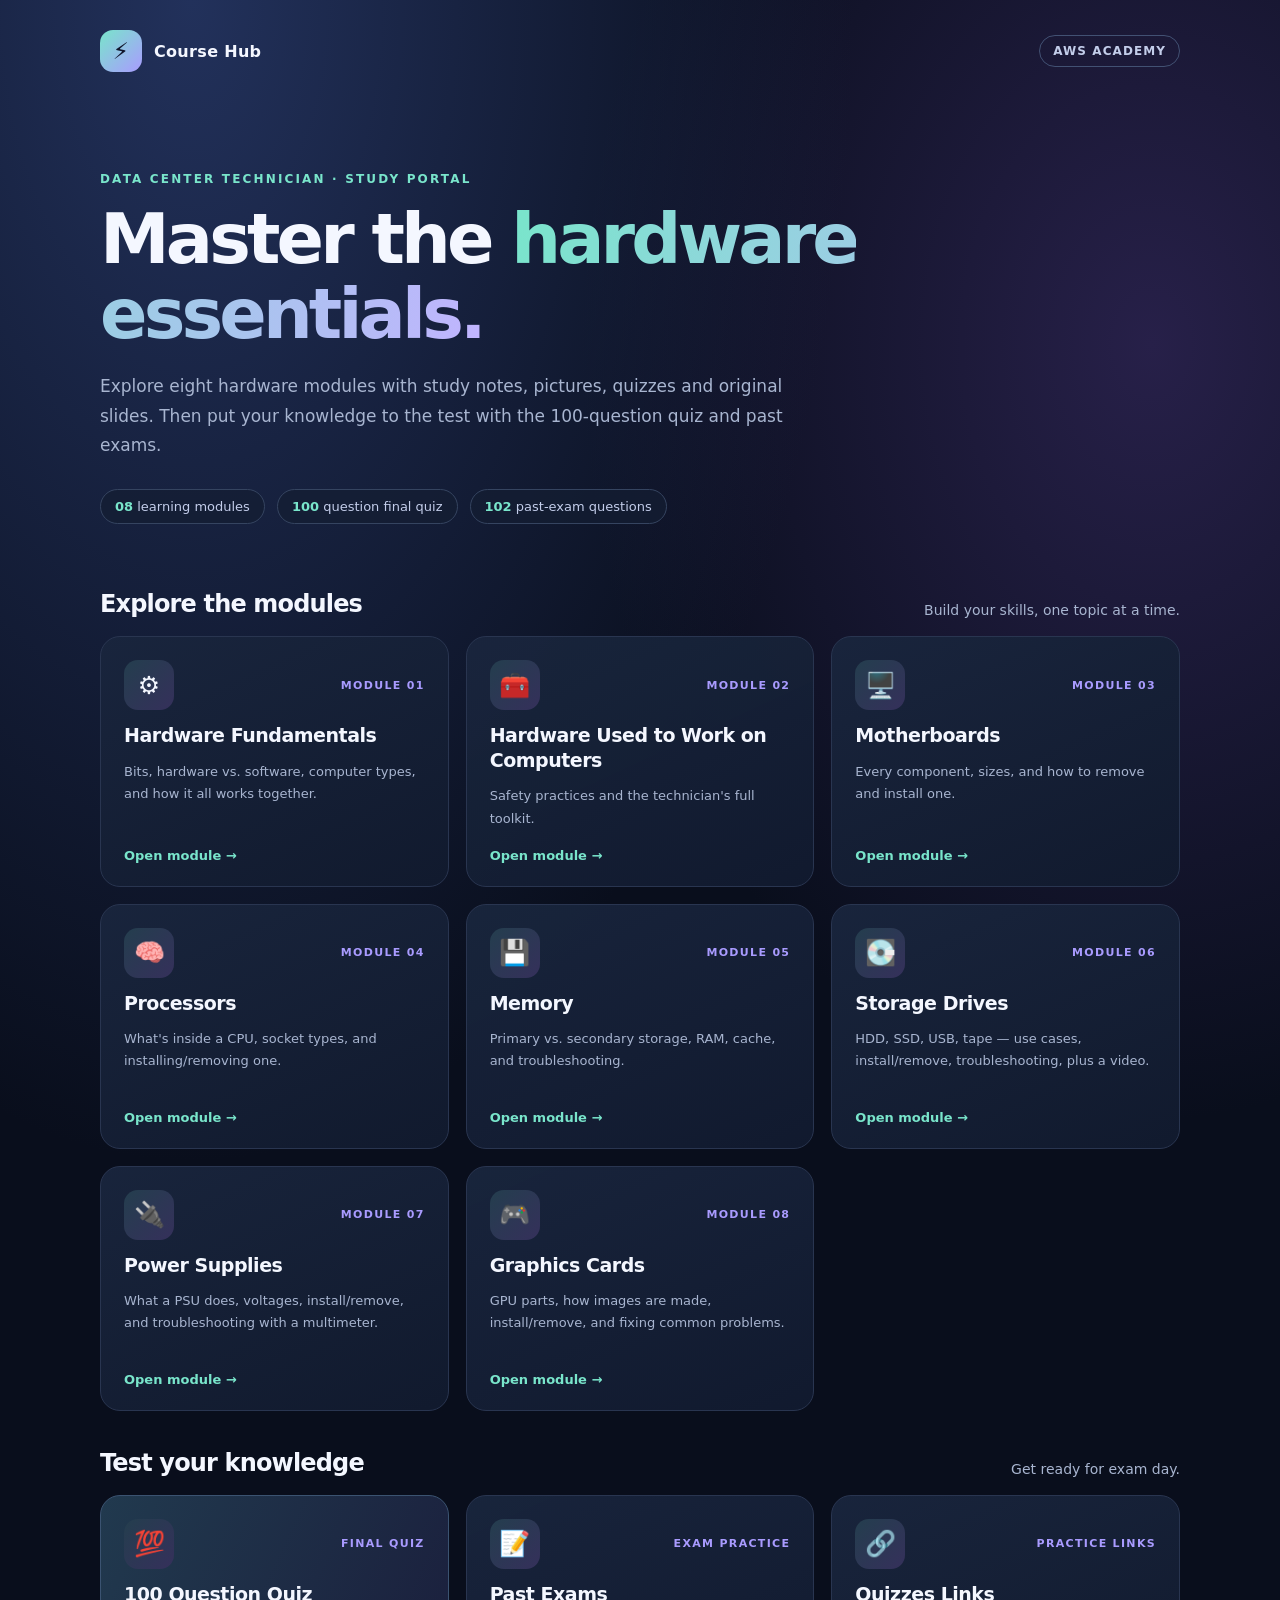
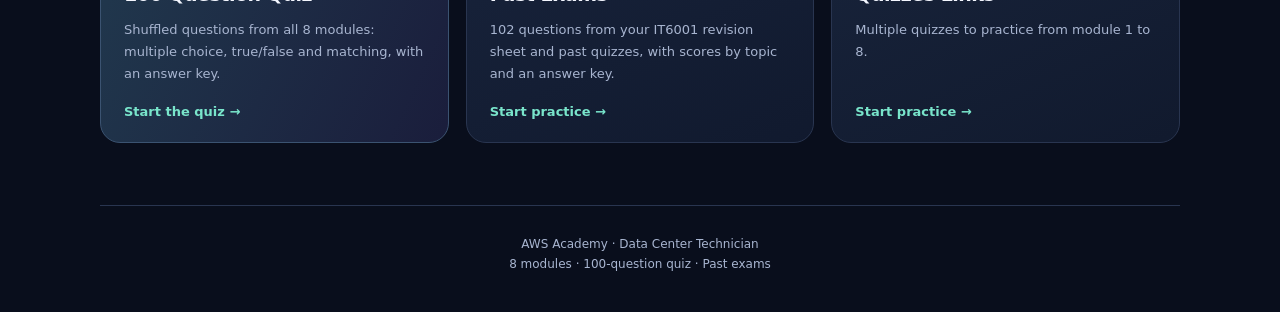
<file: index.html>
<!DOCTYPE html>
<html lang="en">
<head>
<meta charset="UTF-8">
<meta name="viewport" content="width=device-width, initial-scale=1, viewport-fit=cover">
<meta name="theme-color" content="#090e1c">
<title>Course Hub | AWS Academy Data Center Technician</title>
<style>
:root{color-scheme:dark;--bg:#090e1c;--surface:#121b30;--stroke:#293550;--text:#f4f7ff;--muted:#a8b5d0;--accent:#79e5cb;--violet:#a99bff}
*{box-sizing:border-box}html{scroll-behavior:smooth}body{margin:0;min-height:100vh;font-family:Inter,ui-sans-serif,system-ui,-apple-system,"Segoe UI",sans-serif;color:var(--text);background:radial-gradient(ellipse at 15% 0%,#22315b 0%,transparent 43%),radial-gradient(ellipse at 90% 18%,#272049 0%,transparent 35%),var(--bg);padding-top:env(safe-area-inset-top);padding-bottom:env(safe-area-inset-bottom)}
a{color:inherit}.wrap{width:min(1080px,calc(100% - 40px));margin:auto}.top{display:flex;align-items:center;justify-content:space-between;padding:30px 0;gap:16px}.brand{display:flex;align-items:center;gap:12px;font-weight:800;letter-spacing:.02em}.brand-icon{width:42px;height:42px;border-radius:13px;display:grid;place-items:center;background:linear-gradient(135deg,var(--accent),var(--violet));color:#10152b;font-size:23px}.tag{border:1px solid #425173;border-radius:999px;padding:8px 13px;color:#c3cdea;font-size:12px;font-weight:700;letter-spacing:.09em;text-transform:uppercase}.hero{padding:70px 0 44px}.eyebrow{color:var(--accent);font-weight:800;letter-spacing:.18em;text-transform:uppercase;font-size:12px}.hero h1{font-size:clamp(40px,6.5vw,70px);line-height:1.07;letter-spacing:-.055em;max-width:850px;margin:16px 0 20px}.hero h1 span{background:linear-gradient(100deg,var(--accent),#c1b4ff);background-clip:text;-webkit-background-clip:text;color:transparent}.hero p{font-size:17px;color:var(--muted);line-height:1.75;max-width:690px;margin:0}.stats{display:flex;flex-wrap:wrap;gap:12px;margin-top:28px}.stat{border:1px solid #354460;border-radius:999px;padding:9px 14px;background:#141e33b8;color:#c3cdea;font-size:13px}.stat strong{color:var(--accent)}.section-head{display:flex;justify-content:space-between;align-items:end;gap:16px;margin:22px 0 18px}.section-head h2{font-size:24px;letter-spacing:-.035em;margin:0}.section-head p{font-size:14px;color:var(--muted);margin:0}.grid{display:grid;grid-template-columns:repeat(3,minmax(0,1fr));gap:17px}.box{display:flex;flex-direction:column;gap:13px;text-decoration:none;background:linear-gradient(155deg,rgba(25,37,61,.96),rgba(17,26,46,.98));border:1px solid var(--stroke);border-radius:20px;padding:23px;min-height:245px;transition:transform .2s,border-color .2s,box-shadow .2s}.box:hover{transform:translateY(-5px);border-color:var(--accent);box-shadow:0 18px 45px #0004}.box:focus-visible{outline:3px solid var(--accent);outline-offset:4px}.box-top{display:flex;justify-content:space-between;align-items:center;gap:12px}.icon{display:grid;place-items:center;width:50px;height:50px;border-radius:14px;background:linear-gradient(135deg,#243e4e,#35305b);font-size:25px}.num{color:var(--violet);font-size:11px;font-weight:800;text-transform:uppercase;letter-spacing:.12em}.box h3{margin:0;font-size:19px;line-height:1.3;letter-spacing:-.025em}.box p{margin:0;color:var(--muted);font-size:13px;line-height:1.7;flex:1}.go{font-size:13px;color:var(--accent);font-weight:800;margin-top:5px}.practice{margin-top:38px}.practice .box{min-height:230px}.practice .box:first-child{border-color:#3b5371;background:linear-gradient(115deg,rgba(37,65,87,.85),rgba(29,32,65,.85))}.footer{margin-top:62px;padding:28px 0 38px;border-top:1px solid var(--stroke);text-align:center;color:var(--muted);font-size:12px;line-height:1.7}@media(max-width:850px){.grid{grid-template-columns:repeat(2,minmax(0,1fr))}}@media(max-width:560px){.wrap{width:min(100% - 32px,1080px)}.top{padding:22px 0}.tag{font-size:10px;padding:7px 10px}.brand{font-size:14px}.hero{padding:45px 0 30px}.hero p{font-size:15px}.grid{grid-template-columns:1fr}.box{min-height:205px}.section-head{align-items:start;flex-direction:column;gap:6px}}@media(prefers-reduced-motion:reduce){*,*::before,*::after{scroll-behavior:auto!important;transition:none!important}}
</style>
</head>
<body>
<div class="wrap">
<nav class="top" aria-label="Course branding"><div class="brand"><span class="brand-icon" aria-hidden="true">⚡</span><span>Course Hub</span></div><span class="tag">AWS Academy</span></nav>
<header class="hero"><div class="eyebrow">Data Center Technician · Study Portal</div><h1>Master the <span>hardware essentials.</span></h1><p>Explore eight hardware modules with study notes, pictures, quizzes and original slides. Then put your knowledge to the test with the 100-question quiz and past exams.</p><div class="stats"><span class="stat"><strong>08</strong> learning modules</span><span class="stat"><strong>100</strong> question final quiz</span><span class="stat"><strong>102</strong> past-exam questions</span></div></header>
<main>
<section aria-labelledby="modules-heading"><div class="section-head"><h2 id="modules-heading">Explore the modules</h2><p>Build your skills, one topic at a time.</p></div><div class="grid">
<a class="box" href="module1/index.html"><div class="box-top"><span class="icon" aria-hidden="true">⚙️</span><span class="num">Module 01</span></div><h3>Hardware Fundamentals</h3><p>Bits, hardware vs. software, computer types, and how it all works together.</p><span class="go">Open module →</span></a>
<a class="box" href="module2/index.html"><div class="box-top"><span class="icon" aria-hidden="true">🧰</span><span class="num">Module 02</span></div><h3>Hardware Used to Work on Computers</h3><p>Safety practices and the technician's full toolkit.</p><span class="go">Open module →</span></a>
<a class="box" href="module3/index.html"><div class="box-top"><span class="icon" aria-hidden="true">🖥️</span><span class="num">Module 03</span></div><h3>Motherboards</h3><p>Every component, sizes, and how to remove and install one.</p><span class="go">Open module →</span></a>
<a class="box" href="module4/index.html"><div class="box-top"><span class="icon" aria-hidden="true">🧠</span><span class="num">Module 04</span></div><h3>Processors</h3><p>What's inside a CPU, socket types, and installing/removing one.</p><span class="go">Open module →</span></a>
<a class="box" href="module5/index.html"><div class="box-top"><span class="icon" aria-hidden="true">💾</span><span class="num">Module 05</span></div><h3>Memory</h3><p>Primary vs. secondary storage, RAM, cache, and troubleshooting.</p><span class="go">Open module →</span></a>
<a class="box" href="module6/index.html"><div class="box-top"><span class="icon" aria-hidden="true">💽</span><span class="num">Module 06</span></div><h3>Storage Drives</h3><p>HDD, SSD, USB, tape — use cases, install/remove, troubleshooting, plus a video.</p><span class="go">Open module →</span></a>
<a class="box" href="module7/index.html"><div class="box-top"><span class="icon" aria-hidden="true">🔌</span><span class="num">Module 07</span></div><h3>Power Supplies</h3><p>What a PSU does, voltages, install/remove, and troubleshooting with a multimeter.</p><span class="go">Open module →</span></a>
<a class="box" href="module8/index.html"><div class="box-top"><span class="icon" aria-hidden="true">🎮</span><span class="num">Module 08</span></div><h3>Graphics Cards</h3><p>GPU parts, how images are made, install/remove, and fixing common problems.</p><span class="go">Open module →</span></a>
</div></section>
<section class="practice" aria-labelledby="practice-heading"><div class="section-head"><h2 id="practice-heading">Test your knowledge</h2><p>Get ready for exam day.</p></div><div class="grid">
<a class="box" href="quiz100/index.html"><div class="box-top"><span class="icon" aria-hidden="true">💯</span><span class="num">Final quiz</span></div><h3>100 Question Quiz</h3><p>Shuffled questions from all 8 modules: multiple choice, true/false and matching, with an answer key.</p><span class="go">Start the quiz →</span></a>
<a class="box" href="pastexams/index.html"><div class="box-top"><span class="icon" aria-hidden="true">📝</span><span class="num">Exam practice</span></div><h3>Past Exams</h3><p>102 questions from your IT6001 revision sheet and past quizzes, with scores by topic and an answer key.</p><span class="go">Start practice →</span></a>
<a class="box" href="practicequiz/index.html"><div class="box-top"><span class="icon" aria-hidden="true">🔗</span><span class="num">Practice links</span></div><h3>Quizzes Links</h3><p>Multiple quizzes to practice from module 1 to 8.</p><span class="go">Start practice →</span></a>
</div></section>
</main><footer class="footer">AWS Academy · Data Center Technician<br>8 modules · 100-question quiz · Past exams</footer>
</div>
</body>
</html>
</file>
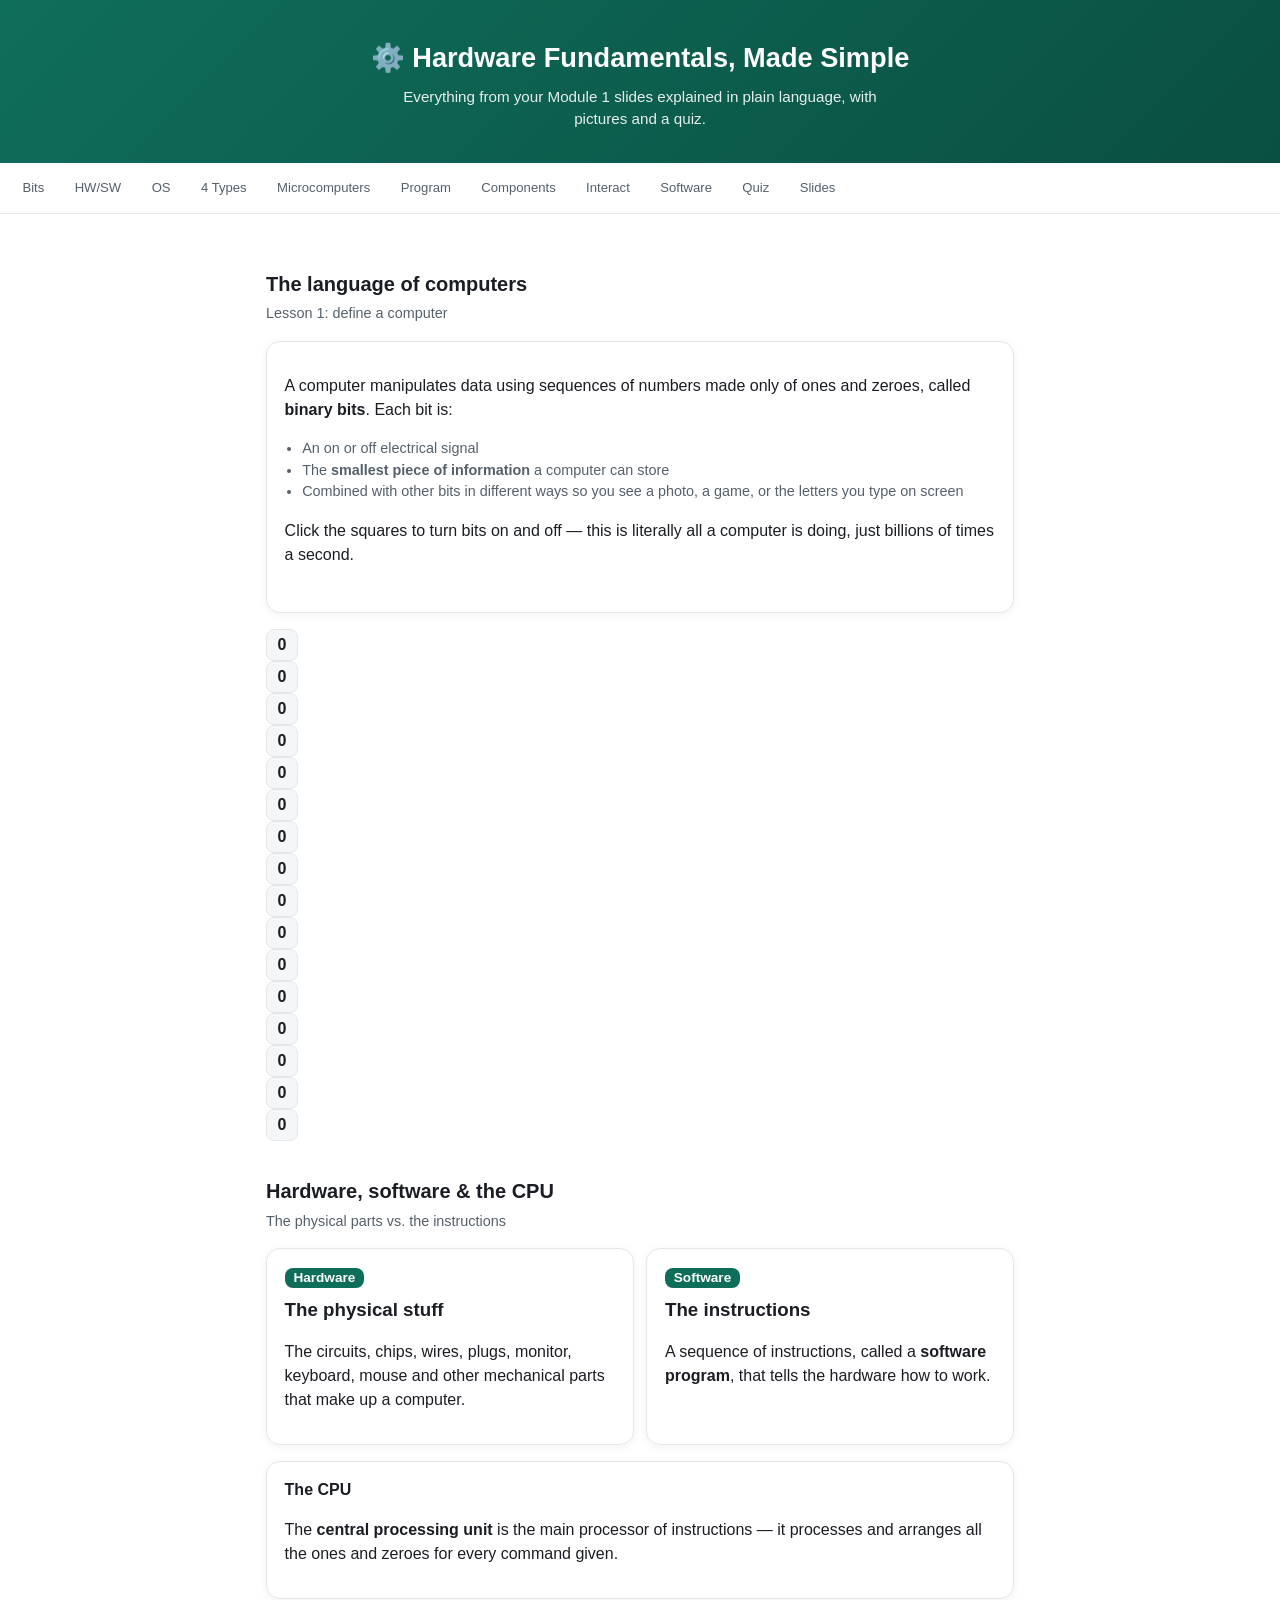
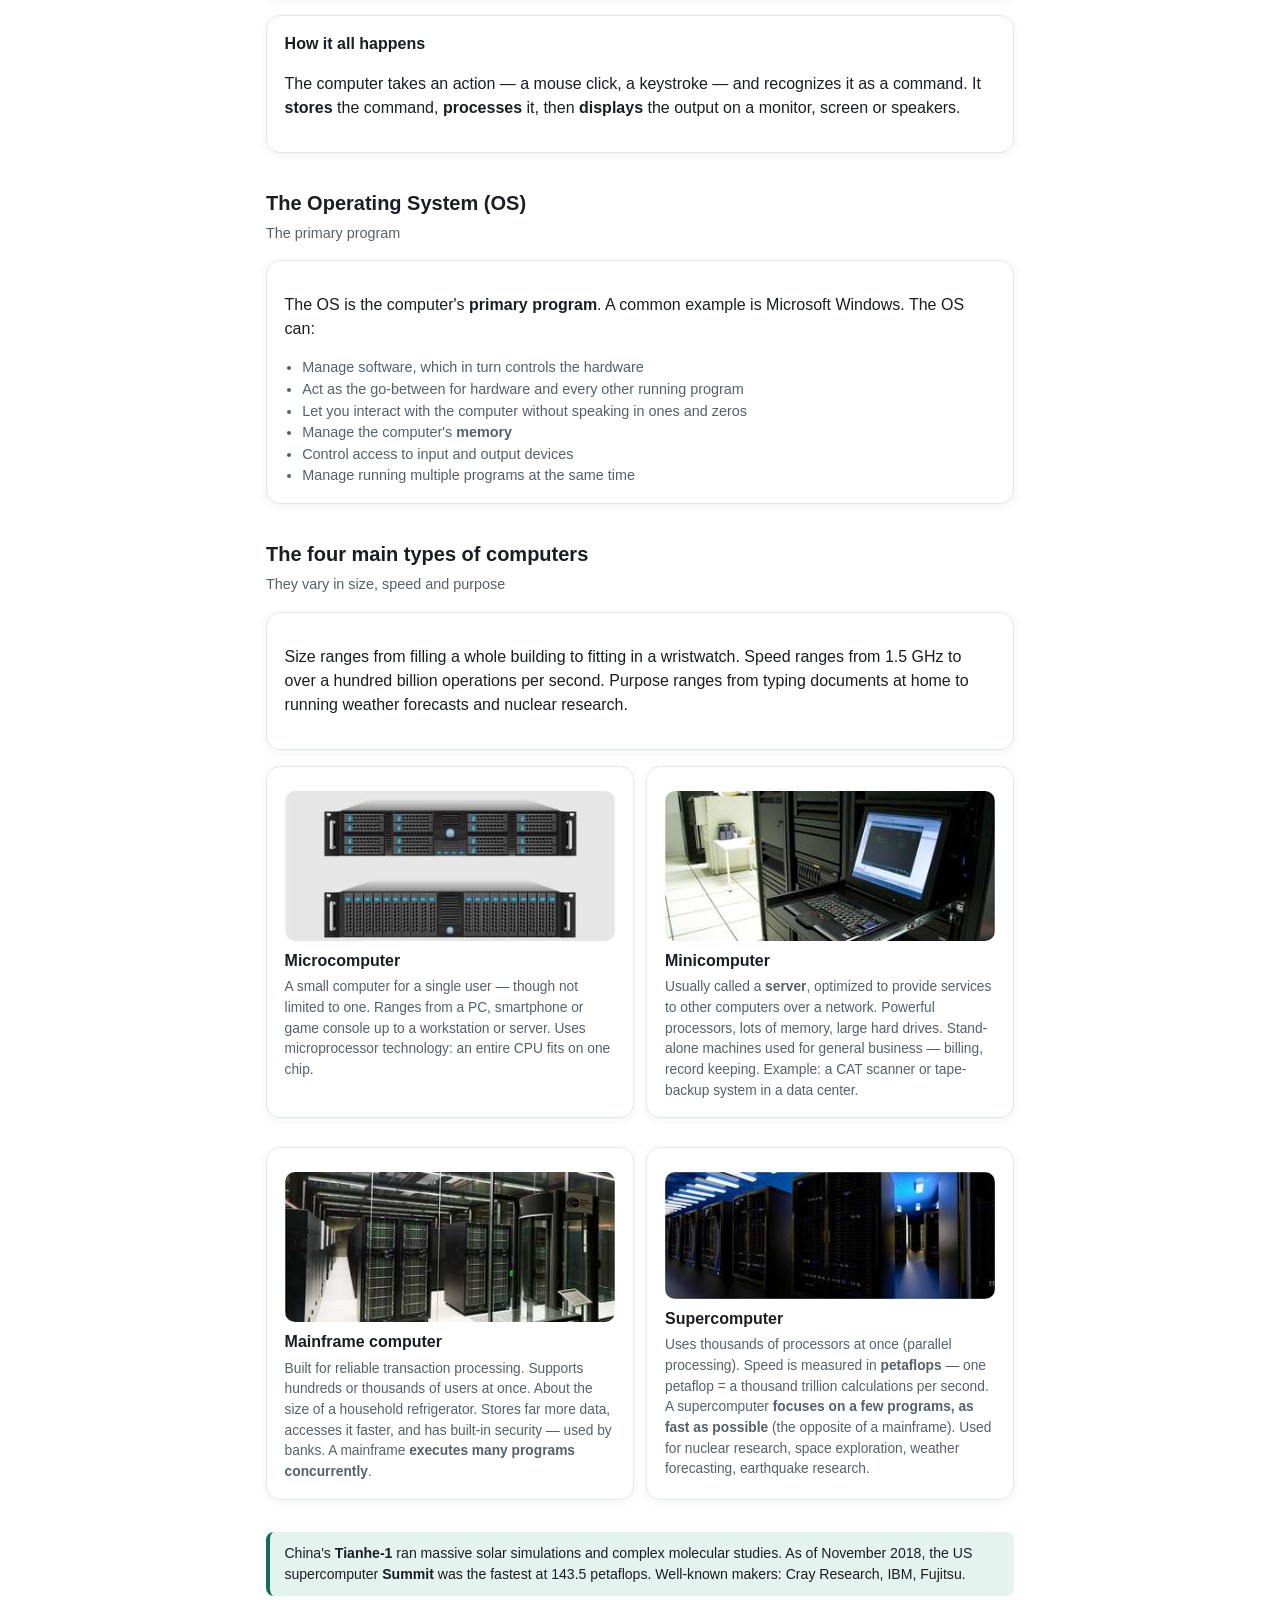
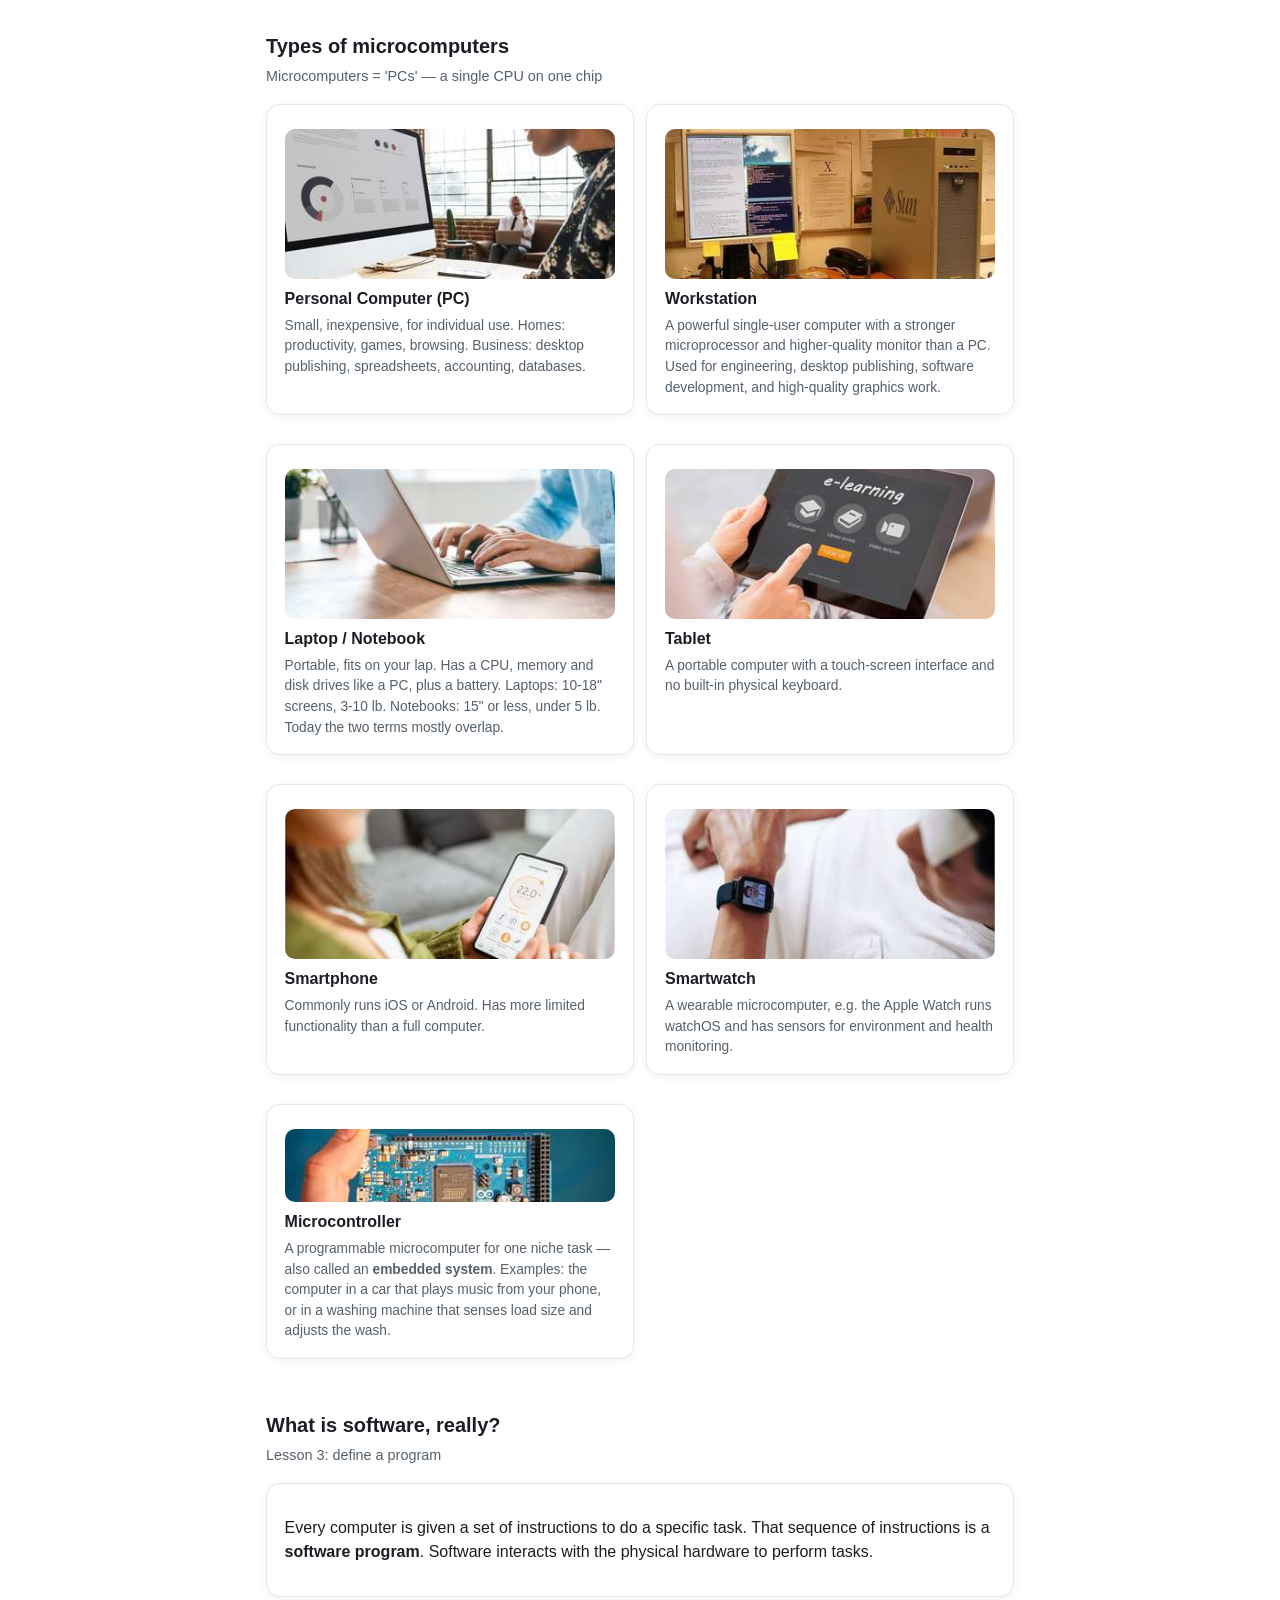
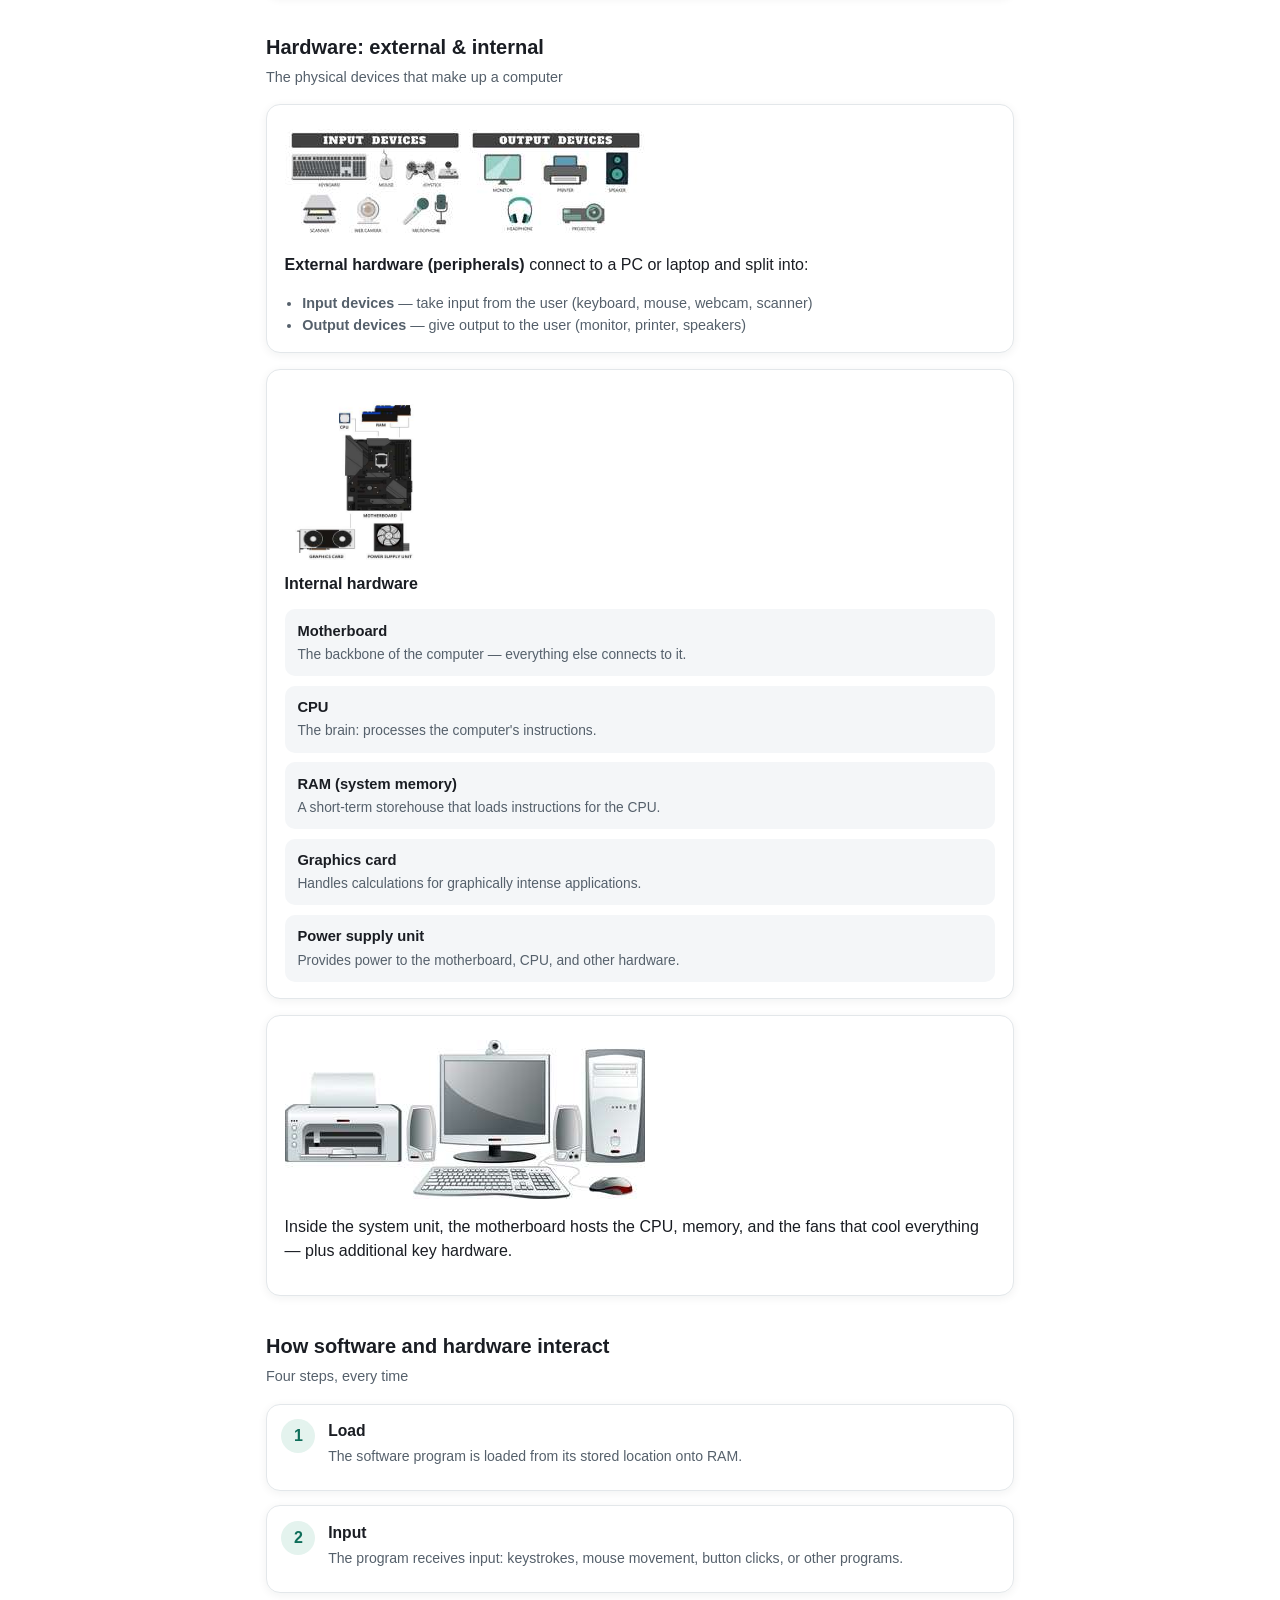
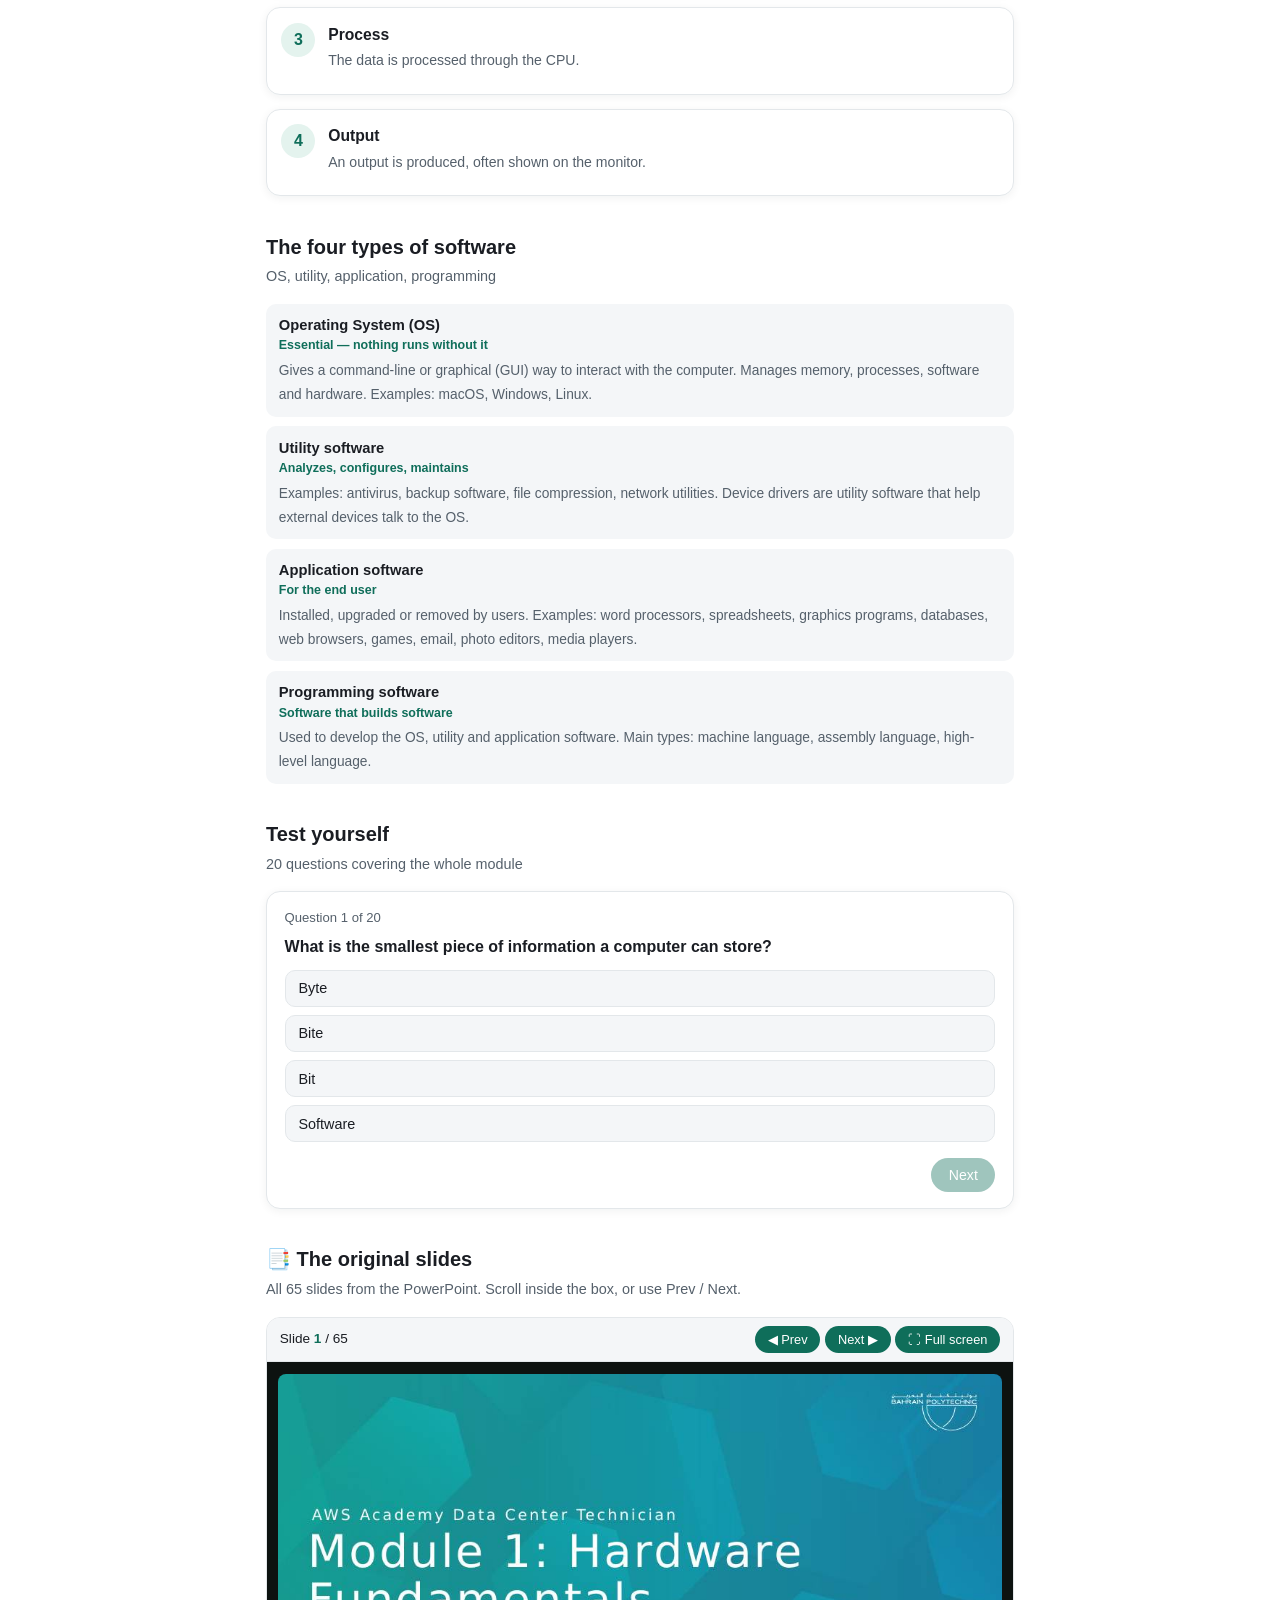
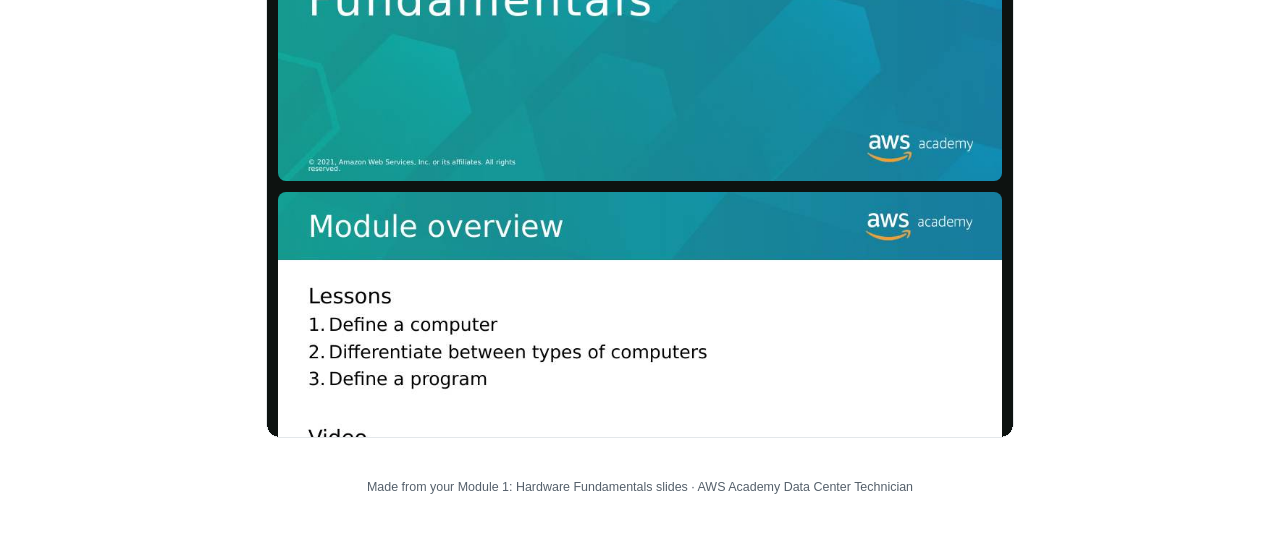
<file: module1/index.html>
<!DOCTYPE html><html lang="en"><head><meta charset="UTF-8"><meta name="viewport" content="width=device-width, initial-scale=1, viewport-fit=cover"><title>Hardware Fundamentals, Made Simple</title><style>
:root{--bg:#fff;--bg-soft:#f4f6f8;--text:#1a1d23;--text-soft:#55606b;--accent:#0f6e5a;--accent-soft:#e4f3ee;--card-bg:#fff;--card-border:#e3e7ea;--shadow:0 2px 10px rgba(20,30,40,.06);--good:#1b7a3d;--bad:#c0392b;--svg-box:#f4f6f8;--svg-on:#ffe8a3;
box-sizing:border-box;padding-top:env(safe-area-inset-top,0px);padding-bottom:env(safe-area-inset-bottom,0px)}
@media(prefers-color-scheme:dark){:root:not([data-theme="light"]){--bg:#14171a;--bg-soft:#1c2024;--text:#eef1f3;--text-soft:#a7b0b8;--accent:#4fd8ad;--accent-soft:#1c2f2a;--card-bg:#1c2024;--card-border:#2b3136;--shadow:0 2px 14px rgba(0,0,0,.4);--svg-box:#242a2f;--svg-on:#6b5a1e}}
:root[data-theme="dark"]{--bg:#14171a;--bg-soft:#1c2024;--text:#eef1f3;--text-soft:#a7b0b8;--accent:#4fd8ad;--accent-soft:#1c2f2a;--card-bg:#1c2024;--card-border:#2b3136;--shadow:0 2px 14px rgba(0,0,0,.4);--svg-box:#242a2f;--svg-on:#6b5a1e}
html{scroll-padding-top:calc(60px + env(safe-area-inset-top,0px))}
*{box-sizing:border-box}
body{margin:0;background:var(--bg);color:var(--text);font-family:-apple-system,BlinkMacSystemFont,"Segoe UI",Roboto,Helvetica,Arial,sans-serif;line-height:1.5}
header.hero{background:linear-gradient(135deg,var(--accent),#0a4f42);color:#fff;padding:2.4rem 1.2rem 2rem;text-align:center}
header.hero h1{margin:0 0 .4rem;font-size:1.7rem}
header.hero p{margin:0 auto;opacity:.9;font-size:.95rem;max-width:520px}
nav.tabs{position:sticky;top:env(safe-area-inset-top,0px);z-index:10;display:flex;overflow-x:auto;gap:.3rem;background:var(--bg);border-bottom:1px solid var(--card-border);padding:.5rem .6rem}
nav.tabs a{flex:none;text-decoration:none;color:var(--text-soft);font-size:.82rem;padding:.45rem .8rem;border-radius:999px;white-space:nowrap}
nav.tabs a:hover{background:var(--accent-soft);color:var(--accent)}
main{max-width:780px;margin:0 auto;padding:1.2rem 1rem 3rem}
section{margin:2.2rem 0}
section h2{font-size:1.25rem;margin:0 0 .3rem}
.sub{color:var(--text-soft);font-size:.9rem;margin:0 0 1rem}
.card{background:var(--card-bg);border:1px solid var(--card-border);border-radius:14px;box-shadow:var(--shadow);padding:1rem 1.1rem;margin-bottom:1rem}
.card img{max-width:100%;max-height:170px;border-radius:10px;display:block;margin:.5rem 0}
.card ul{margin:.4rem 0 0;padding-left:1.1rem;color:var(--text-soft);font-size:.9rem}
.sock-head{display:flex;align-items:center;gap:.6rem}
.sock-head h3{margin:0;font-size:1rem}
.badge{background:var(--accent);color:#fff;font-weight:700;border-radius:8px;padding:.15rem .55rem;font-size:.85rem}
.mini-grid{display:grid;gap:.6rem;margin-top:.8rem}
.mini{background:var(--bg-soft);border-radius:10px;padding:.65rem .8rem}
.mini strong{display:block;font-size:.92rem}
.mini em{display:block;font-size:.78rem;color:var(--accent);font-style:normal;font-weight:600;margin-bottom:.2rem}
.mini span{font-size:.86rem;color:var(--text-soft)}
svg.arch{width:100%;height:auto;display:block}
svg .blk{fill:var(--svg-box);stroke:var(--accent);stroke-width:1.5;cursor:pointer;transition:fill .15s}
svg .blk.on{fill:var(--svg-on)}
svg text{fill:var(--text);font-size:13px;pointer-events:none;font-family:inherit}
svg .lbl{fill:var(--text-soft);font-size:11px}
svg .arrow{stroke:var(--text-soft);stroke-width:1.5;fill:none;marker-end:url(#ah)}
#info{margin-top:.8rem;background:var(--accent-soft);border-radius:10px;padding:.7rem .9rem;font-size:.9rem;min-height:4.5rem}
#info strong{display:block;color:var(--accent)}
.speed{display:flex;gap:.4rem;align-items:center;flex-wrap:wrap;font-size:.85rem;margin-top:.6rem}
.speed span{background:var(--bg-soft);border-radius:999px;padding:.25rem .7rem}
.steps{display:flex;flex-direction:column;gap:.9rem}
.step{display:flex;gap:.8rem;background:var(--card-bg);border:1px solid var(--card-border);border-radius:14px;padding:.9rem;box-shadow:var(--shadow)}
.step-num{flex:none;width:34px;height:34px;border-radius:50%;background:var(--accent-soft);color:var(--accent);display:flex;align-items:center;justify-content:center;font-weight:700}
.step-content h4{margin:0 0 .25rem;font-size:.98rem}
.step-content p{margin:0 0 .5rem;color:var(--text-soft);font-size:.88rem}
.step-content img{max-width:100%;max-height:170px;border-radius:10px;display:block}
.tip{background:var(--accent-soft);border-left:4px solid var(--accent);border-radius:8px;padding:.7rem .9rem;font-size:.88rem;margin-top:1rem}
.quiz-q{font-weight:600;margin:.4rem 0 .7rem}
.quiz-opts{display:flex;flex-direction:column;gap:.5rem;margin-bottom:.6rem}
.quiz-opt{text-align:left;padding:.6rem .8rem;border-radius:10px;border:1px solid var(--card-border);background:var(--bg-soft);cursor:pointer;font-size:.9rem;color:var(--text);font-family:inherit}
.quiz-opt:disabled{cursor:default}
.quiz-opt.correct{background:rgba(27,122,61,.18);border-color:var(--good)}
.quiz-opt.incorrect{background:rgba(192,57,43,.18);border-color:var(--bad)}
.quiz-exp{display:none;font-size:.85rem;color:var(--text-soft);background:var(--bg-soft);padding:.6rem .8rem;border-radius:10px}
.quiz-nav{display:flex;justify-content:flex-end;margin-top:1rem}
.quiz-nav button,.quiz-result button{background:var(--accent);color:#fff;border:none;padding:.55rem 1.1rem;border-radius:999px;font-size:.88rem;cursor:pointer}
.quiz-nav button:disabled{opacity:.4}
.quiz-progress{font-size:.82rem;color:var(--text-soft)}
.quiz-result{text-align:center;padding:1.5rem 1rem}
.score{font-size:2.2rem;font-weight:700;color:var(--accent)}
.footer-note{text-align:center;color:var(--text-soft);font-size:.78rem;margin-top:2.5rem}

table.cmp{width:100%;border-collapse:collapse;font-size:.85rem}
table.cmp th,table.cmp td{text-align:left;padding:.5rem .6rem;border-bottom:1px solid var(--card-border);vertical-align:top}
table.cmp th{color:var(--text-soft);font-size:.76rem;text-transform:uppercase}
.wrap{overflow-x:auto}
.split{display:grid;gap:.8rem}
@media(min-width:600px){.split{grid-template-columns:1fr 1fr}}
.imgrow{display:flex;gap:.5rem;flex-wrap:wrap}.imgrow img{flex:1 1 120px;max-width:48%;max-height:150px;object-fit:cover;border-radius:10px}
.pc-card img{width:100%;max-height:150px;object-fit:cover;border-radius:10px;margin-bottom:.5rem}
.pc-card h3{margin:.2rem 0 .3rem;font-size:1rem}
.pc-card p{margin:0;font-size:.86rem;color:var(--text-soft)}
.bits{display:flex;gap:.3rem;flex-wrap:wrap;justify-content:center;margin:.8rem 0}
.bit{width:32px;height:32px;border-radius:8px;background:var(--bg-soft);border:1px solid var(--card-border);display:flex;align-items:center;justify-content:center;font-weight:700;cursor:pointer;user-select:none}
.bit.on{background:var(--accent);color:#fff}
</style>


<style>
.deck{border:1px solid var(--card-border);border-radius:14px;overflow:hidden;background:var(--card-bg)}
.deckbar{display:flex;justify-content:space-between;align-items:center;gap:.5rem;flex-wrap:wrap;padding:.55rem .8rem;border-bottom:1px solid var(--card-border);background:var(--bg-soft);font-size:.85rem}
.deckbar b{color:var(--accent)}
.deckbar button{background:var(--accent);color:#fff;border:none;border-radius:999px;padding:.35rem .8rem;font-size:.8rem;cursor:pointer;margin-left:.3rem;font-family:inherit}
.deckscroll{max-height:75vh;overflow-y:auto;padding:.7rem;background:#0d1210;display:flex;flex-direction:column;gap:.7rem;-webkit-overflow-scrolling:touch}
.deckscroll img{width:100%;height:auto;aspect-ratio:16/9;display:block;border-radius:8px;background:#fff}
.deck:fullscreen .deckscroll{max-height:calc(100vh - 52px)}
</style></head><body>
<header class="hero"><h1>⚙️ Hardware Fundamentals, Made Simple</h1><p>Everything from your Module 1 slides explained in plain language, with pictures and a quiz.</p></header>
<nav class="tabs"><a href="#bits">Bits</a><a href="#hwsw">HW/SW</a><a href="#os">OS</a><a href="#types4">4 Types</a><a href="#micro">Microcomputers</a><a href="#prog">Program</a><a href="#hw">Components</a><a href="#interact">Interact</a><a href="#swtypes">Software</a><a href="#quiz">Quiz</a><a href="#slides">Slides</a></nav><main><section id="bits"><h2>The language of computers</h2><p class="sub">Lesson 1: define a computer</p>
<div class="card"><p>A computer manipulates data using sequences of numbers made only of ones and zeroes, called <b>binary bits</b>. Each bit is:</p>
<ul><li>An on or off electrical signal</li><li>The <b>smallest piece of information</b> a computer can store</li><li>Combined with other bits in different ways so you see a photo, a game, or the letters you type on screen</li></ul>
<p>Click the squares to turn bits on and off — this is literally all a computer is doing, just billions of times a second.</p>
<div class="bits" id="bits"></div></div></section>
<section id="hwsw"><h2>Hardware, software & the CPU</h2><p class="sub">The physical parts vs. the instructions</p>
<div class="split">
<div class="card"><span class="badge">Hardware</span><h3 style="margin:.4rem 0">The physical stuff</h3><p>The circuits, chips, wires, plugs, monitor, keyboard, mouse and other mechanical parts that make up a computer.</p></div>
<div class="card"><span class="badge">Software</span><h3 style="margin:.4rem 0">The instructions</h3><p>A sequence of instructions, called a <b>software program</b>, that tells the hardware how to work.</p></div></div>
<div class="card"><strong>The CPU</strong><p>The <b>central processing unit</b> is the main processor of instructions — it processes and arranges all the ones and zeroes for every command given.</p></div>
<div class="card"><strong>How it all happens</strong><p>The computer takes an action — a mouse click, a keystroke — and recognizes it as a command. It <b>stores</b> the command, <b>processes</b> it, then <b>displays</b> the output on a monitor, screen or speakers.</p></div></section>
<section id="os"><h2>The Operating System (OS)</h2><p class="sub">The primary program</p>
<div class="card"><p>The OS is the computer's <b>primary program</b>. A common example is Microsoft Windows. The OS can:</p>
<ul><li>Manage software, which in turn controls the hardware</li><li>Act as the go-between for hardware and every other running program</li><li>Let you interact with the computer without speaking in ones and zeros</li><li>Manage the computer's <b>memory</b></li><li>Control access to input and output devices</li><li>Manage running multiple programs at the same time</li></ul></div></section>
<section id="types4"><h2>The four main types of computers</h2><p class="sub">They vary in size, speed and purpose</p>
<div class="card"><p>Size ranges from filling a whole building to fitting in a wristwatch. Speed ranges from 1.5 GHz to over a hundred billion operations per second. Purpose ranges from typing documents at home to running weather forecasts and nuclear research.</p></div>
<div class="split"><div class="card pc-card"><img src="[data-uri]" alt="Microcomputer" loading="lazy"><h3>Microcomputer</h3><p>A small computer for a single user — though not limited to one. Ranges from a PC, smartphone or game console up to a workstation or server. Uses microprocessor technology: an entire CPU fits on one chip.</p></div><div class="card pc-card"><img src="[data-uri]" alt="Minicomputer" loading="lazy"><h3>Minicomputer</h3><p>Usually called a <b>server</b>, optimized to provide services to other computers over a network. Powerful processors, lots of memory, large hard drives. Stand-alone machines used for general business — billing, record keeping. Example: a CAT scanner or tape-backup system in a data center.</p></div><div class="card pc-card"><img src="[data-uri]" alt="Mainframe computer" loading="lazy"><h3>Mainframe computer</h3><p>Built for reliable transaction processing. Supports hundreds or thousands of users at once. About the size of a household refrigerator. Stores far more data, accesses it faster, and has built-in security — used by banks. A mainframe <b>executes many programs concurrently</b>.</p></div><div class="card pc-card"><img src="[data-uri]" alt="Supercomputer" loading="lazy"><h3>Supercomputer</h3><p>Uses thousands of processors at once (parallel processing). Speed is measured in <b>petaflops</b> — one petaflop = a thousand trillion calculations per second. A supercomputer <b>focuses on a few programs, as fast as possible</b> (the opposite of a mainframe). Used for nuclear research, space exploration, weather forecasting, earthquake research.</p></div></div>
<div class="tip">China's <b>Tianhe-1</b> ran massive solar simulations and complex molecular studies. As of November 2018, the US supercomputer <b>Summit</b> was the fastest at 143.5 petaflops. Well-known makers: Cray Research, IBM, Fujitsu.</div></section>
<section id="micro"><h2>Types of microcomputers</h2><p class="sub">Microcomputers = 'PCs' — a single CPU on one chip</p><div class="split"><div class="card pc-card"><img src="[data-uri]" alt="Personal Computer (PC)" loading="lazy"><h3>Personal Computer (PC)</h3><p>Small, inexpensive, for individual use. Homes: productivity, games, browsing. Business: desktop publishing, spreadsheets, accounting, databases.</p></div><div class="card pc-card"><img src="[data-uri]" alt="Workstation" loading="lazy"><h3>Workstation</h3><p>A powerful single-user computer with a stronger microprocessor and higher-quality monitor than a PC. Used for engineering, desktop publishing, software development, and high-quality graphics work.</p></div><div class="card pc-card"><img src="[data-uri]" alt="Laptop / Notebook" loading="lazy"><h3>Laptop / Notebook</h3><p>Portable, fits on your lap. Has a CPU, memory and disk drives like a PC, plus a battery. Laptops: 10-18" screens, 3-10 lb. Notebooks: 15" or less, under 5 lb. Today the two terms mostly overlap.</p></div><div class="card pc-card"><img src="[data-uri]" alt="Tablet" loading="lazy"><h3>Tablet</h3><p>A portable computer with a touch-screen interface and no built-in physical keyboard.</p></div><div class="card pc-card"><img src="[data-uri]" alt="Smartphone" loading="lazy"><h3>Smartphone</h3><p>Commonly runs iOS or Android. Has more limited functionality than a full computer.</p></div><div class="card pc-card"><img src="[data-uri]" alt="Smartwatch" loading="lazy"><h3>Smartwatch</h3><p>A wearable microcomputer, e.g. the Apple Watch runs watchOS and has sensors for environment and health monitoring.</p></div><div class="card pc-card"><img src="[data-uri]" alt="Microcontroller" loading="lazy"><h3>Microcontroller</h3><p>A programmable microcomputer for one niche task — also called an <b>embedded system</b>. Examples: the computer in a car that plays music from your phone, or in a washing machine that senses load size and adjusts the wash.</p></div></div></section>
<section id="prog"><h2>What is software, really?</h2><p class="sub">Lesson 3: define a program</p>
<div class="card"><p>Every computer is given a set of instructions to do a specific task. That sequence of instructions is a <b>software program</b>. Software interacts with the physical hardware to perform tasks.</p></div></section>
<section id="hw"><h2>Hardware: external & internal</h2><p class="sub">The physical devices that make up a computer</p>
<div class="card"><img src="[data-uri]" alt="Input and output devices" loading="lazy"><p><b>External hardware (peripherals)</b> connect to a PC or laptop and split into:</p>
<ul><li><b>Input devices</b> — take input from the user (keyboard, mouse, webcam, scanner)</li><li><b>Output devices</b> — give output to the user (monitor, printer, speakers)</li></ul></div>
<div class="card"><img src="[data-uri]" alt="Internal hardware" loading="lazy"><strong>Internal hardware</strong>
<div class="mini-grid">
<div class="mini"><strong>Motherboard</strong><span>The backbone of the computer — everything else connects to it.</span></div>
<div class="mini"><strong>CPU</strong><span>The brain: processes the computer's instructions.</span></div>
<div class="mini"><strong>RAM (system memory)</strong><span>A short-term storehouse that loads instructions for the CPU.</span></div>
<div class="mini"><strong>Graphics card</strong><span>Handles calculations for graphically intense applications.</span></div>
<div class="mini"><strong>Power supply unit</strong><span>Provides power to the motherboard, CPU, and other hardware.</span></div></div></div>
<div class="card"><img src="[data-uri]" alt="Inside the system unit" loading="lazy"><p>Inside the system unit, the motherboard hosts the CPU, memory, and the fans that cool everything — plus additional key hardware.</p></div></section>
<section id="interact"><h2>How software and hardware interact</h2><p class="sub">Four steps, every time</p>
<div class="steps">
<div class="step"><div class="step-num">1</div><div class="step-content"><h4>Load</h4><p>The software program is loaded from its stored location onto RAM.</p></div></div>
<div class="step"><div class="step-num">2</div><div class="step-content"><h4>Input</h4><p>The program receives input: keystrokes, mouse movement, button clicks, or other programs.</p></div></div>
<div class="step"><div class="step-num">3</div><div class="step-content"><h4>Process</h4><p>The data is processed through the CPU.</p></div></div>
<div class="step"><div class="step-num">4</div><div class="step-content"><h4>Output</h4><p>An output is produced, often shown on the monitor.</p></div></div></div></section>
<section id="swtypes"><h2>The four types of software</h2><p class="sub">OS, utility, application, programming</p>
<div class="mini-grid">
<div class="mini"><strong>Operating System (OS)</strong><em>Essential — nothing runs without it</em><span>Gives a command-line or graphical (GUI) way to interact with the computer. Manages memory, processes, software and hardware. Examples: macOS, Windows, Linux.</span></div>
<div class="mini"><strong>Utility software</strong><em>Analyzes, configures, maintains</em><span>Examples: antivirus, backup software, file compression, network utilities. Device drivers are utility software that help external devices talk to the OS.</span></div>
<div class="mini"><strong>Application software</strong><em>For the end user</em><span>Installed, upgraded or removed by users. Examples: word processors, spreadsheets, graphics programs, databases, web browsers, games, email, photo editors, media players.</span></div>
<div class="mini"><strong>Programming software</strong><em>Software that builds software</em><span>Used to develop the OS, utility and application software. Main types: machine language, assembly language, high-level language.</span></div></div></section>
<section id="quiz"><h2>Test yourself</h2><p class="sub">20 questions covering the whole module</p><div class="card" id="quizCard"></div></section>



<section id="slides"><h2>📑 The original slides</h2>
<p class="sub">All 65 slides from the PowerPoint. Scroll inside the box, or use Prev / Next.</p>
<div class="deck" id="deck"><div class="deckbar"><span id="deckcount">Slide <b>1</b> / 65</span><span><button type="button" onclick="deckGo(-1)">◀ Prev</button><button type="button" onclick="deckGo(1)">Next ▶</button><button type="button" onclick="deckFull()">⛶ Full screen</button></span></div>
<div class="deckscroll" id="deckscroll">
<img src="m1-slide-01.jpg" width="1000" height="563" loading="lazy" alt="Slide 1 of 65">
<img src="m1-slide-02.jpg" width="1000" height="563" loading="lazy" alt="Slide 2 of 65">
<img src="m1-slide-03.jpg" width="1000" height="563" loading="lazy" alt="Slide 3 of 65">
<img src="m1-slide-04.jpg" width="1000" height="563" loading="lazy" alt="Slide 4 of 65">
<img src="m1-slide-05.jpg" width="1000" height="563" loading="lazy" alt="Slide 5 of 65">
<img src="m1-slide-06.jpg" width="1000" height="563" loading="lazy" alt="Slide 6 of 65">
<img src="m1-slide-07.jpg" width="1000" height="563" loading="lazy" alt="Slide 7 of 65">
<img src="m1-slide-08.jpg" width="1000" height="563" loading="lazy" alt="Slide 8 of 65">
<img src="m1-slide-09.jpg" width="1000" height="563" loading="lazy" alt="Slide 9 of 65">
<img src="m1-slide-10.jpg" width="1000" height="563" loading="lazy" alt="Slide 10 of 65">
<img src="m1-slide-11.jpg" width="1000" height="563" loading="lazy" alt="Slide 11 of 65">
<img src="m1-slide-12.jpg" width="1000" height="563" loading="lazy" alt="Slide 12 of 65">
<img src="m1-slide-13.jpg" width="1000" height="563" loading="lazy" alt="Slide 13 of 65">
<img src="m1-slide-14.jpg" width="1000" height="563" loading="lazy" alt="Slide 14 of 65">
<img src="m1-slide-15.jpg" width="1000" height="563" loading="lazy" alt="Slide 15 of 65">
<img src="m1-slide-16.jpg" width="1000" height="563" loading="lazy" alt="Slide 16 of 65">
<img src="m1-slide-17.jpg" width="1000" height="563" loading="lazy" alt="Slide 17 of 65">
<img src="m1-slide-18.jpg" width="1000" height="563" loading="lazy" alt="Slide 18 of 65">
<img src="m1-slide-19.jpg" width="1000" height="563" loading="lazy" alt="Slide 19 of 65">
<img src="m1-slide-20.jpg" width="1000" height="563" loading="lazy" alt="Slide 20 of 65">
<img src="m1-slide-21.jpg" width="1000" height="563" loading="lazy" alt="Slide 21 of 65">
<img src="m1-slide-22.jpg" width="1000" height="563" loading="lazy" alt="Slide 22 of 65">
<img src="m1-slide-23.jpg" width="1000" height="563" loading="lazy" alt="Slide 23 of 65">
<img src="m1-slide-24.jpg" width="1000" height="563" loading="lazy" alt="Slide 24 of 65">
<img src="m1-slide-25.jpg" width="1000" height="563" loading="lazy" alt="Slide 25 of 65">
<img src="m1-slide-26.jpg" width="1000" height="563" loading="lazy" alt="Slide 26 of 65">
<img src="m1-slide-27.jpg" width="1000" height="563" loading="lazy" alt="Slide 27 of 65">
<img src="m1-slide-28.jpg" width="1000" height="563" loading="lazy" alt="Slide 28 of 65">
<img src="m1-slide-29.jpg" width="1000" height="563" loading="lazy" alt="Slide 29 of 65">
<img src="m1-slide-30.jpg" width="1000" height="563" loading="lazy" alt="Slide 30 of 65">
<img src="m1-slide-31.jpg" width="1000" height="563" loading="lazy" alt="Slide 31 of 65">
<img src="m1-slide-32.jpg" width="1000" height="563" loading="lazy" alt="Slide 32 of 65">
<img src="m1-slide-33.jpg" width="1000" height="563" loading="lazy" alt="Slide 33 of 65">
<img src="m1-slide-34.jpg" width="1000" height="563" loading="lazy" alt="Slide 34 of 65">
<img src="m1-slide-35.jpg" width="1000" height="563" loading="lazy" alt="Slide 35 of 65">
<img src="m1-slide-36.jpg" width="1000" height="563" loading="lazy" alt="Slide 36 of 65">
<img src="m1-slide-37.jpg" width="1000" height="563" loading="lazy" alt="Slide 37 of 65">
<img src="m1-slide-38.jpg" width="1000" height="563" loading="lazy" alt="Slide 38 of 65">
<img src="m1-slide-39.jpg" width="1000" height="563" loading="lazy" alt="Slide 39 of 65">
<img src="m1-slide-40.jpg" width="1000" height="563" loading="lazy" alt="Slide 40 of 65">
<img src="m1-slide-41.jpg" width="1000" height="563" loading="lazy" alt="Slide 41 of 65">
<img src="m1-slide-42.jpg" width="1000" height="563" loading="lazy" alt="Slide 42 of 65">
<img src="m1-slide-43.jpg" width="1000" height="563" loading="lazy" alt="Slide 43 of 65">
<img src="m1-slide-44.jpg" width="1000" height="563" loading="lazy" alt="Slide 44 of 65">
<img src="m1-slide-45.jpg" width="1000" height="563" loading="lazy" alt="Slide 45 of 65">
<img src="m1-slide-46.jpg" width="1000" height="563" loading="lazy" alt="Slide 46 of 65">
<img src="m1-slide-47.jpg" width="1000" height="563" loading="lazy" alt="Slide 47 of 65">
<img src="m1-slide-48.jpg" width="1000" height="563" loading="lazy" alt="Slide 48 of 65">
<img src="m1-slide-49.jpg" width="1000" height="563" loading="lazy" alt="Slide 49 of 65">
<img src="m1-slide-50.jpg" width="1000" height="563" loading="lazy" alt="Slide 50 of 65">
<img src="m1-slide-51.jpg" width="1000" height="563" loading="lazy" alt="Slide 51 of 65">
<img src="m1-slide-52.jpg" width="1000" height="563" loading="lazy" alt="Slide 52 of 65">
<img src="m1-slide-53.jpg" width="1000" height="563" loading="lazy" alt="Slide 53 of 65">
<img src="m1-slide-54.jpg" width="1000" height="563" loading="lazy" alt="Slide 54 of 65">
<img src="m1-slide-55.jpg" width="1000" height="563" loading="lazy" alt="Slide 55 of 65">
<img src="m1-slide-56.jpg" width="1000" height="563" loading="lazy" alt="Slide 56 of 65">
<img src="m1-slide-57.jpg" width="1000" height="563" loading="lazy" alt="Slide 57 of 65">
<img src="m1-slide-58.jpg" width="1000" height="563" loading="lazy" alt="Slide 58 of 65">
<img src="m1-slide-59.jpg" width="1000" height="563" loading="lazy" alt="Slide 59 of 65">
<img src="m1-slide-60.jpg" width="1000" height="563" loading="lazy" alt="Slide 60 of 65">
<img src="m1-slide-61.jpg" width="1000" height="563" loading="lazy" alt="Slide 61 of 65">
<img src="m1-slide-62.jpg" width="1000" height="563" loading="lazy" alt="Slide 62 of 65">
<img src="m1-slide-63.jpg" width="1000" height="563" loading="lazy" alt="Slide 63 of 65">
<img src="m1-slide-64.jpg" width="1000" height="563" loading="lazy" alt="Slide 64 of 65">
<img src="m1-slide-65.jpg" width="1000" height="563" loading="lazy" alt="Slide 65 of 65">
</div></div></section>
<script>
(function(){
  var box=document.getElementById('deckscroll'), imgs=box.getElementsByTagName('img'), cur=0, total=65;
  function setCur(i){ cur=i; document.getElementById('deckcount').innerHTML='Slide <b>'+(i+1)+'</b> / '+total; }
  var tick=false;
  function update(){ var top=box.scrollTop+box.offsetTop, i=0; for(;i<imgs.length-1;i++){ if(imgs[i].offsetTop+imgs[i].offsetHeight/2>top) break; } setCur(i); }
  box.addEventListener('scroll',function(){ if(!tick){ tick=true; requestAnimationFrame(function(){ tick=false; update(); }); } });
  update();
  window.deckGo=function(d){ var t=Math.max(0,Math.min(total-1,cur+d)); box.scrollTo({top:imgs[t].offsetTop-box.offsetTop-8,behavior:'smooth'}); };
  window.deckFull=function(){ var d=document.getElementById('deck'); if(document.fullscreenElement){document.exitFullscreen();} else if(d.requestFullscreen){d.requestFullscreen();} };
})();
</script>
<p class="footer-note">Made from your Module 1: Hardware Fundamentals slides · AWS Academy Data Center Technician</p></main>
<script>
const bitsEl = document.getElementById('bits');
for (let i = 0; i < 16; i++) {
  const d = document.createElement('div'); d.className = 'bit'; d.textContent = '0';
  d.onclick = () => { const on = d.classList.toggle('on'); d.textContent = on ? '1' : '0'; };
  bitsEl.appendChild(d);
}
const QUIZ = [{"q": "What is the smallest piece of information a computer can store?", "o": ["Byte", "Bite", "Bit", "Software"], "a": 2, "x": "A bit is a single on/off electrical signal, the smallest unit of information."}, {"q": "Which best describes hardware?", "o": ["Instructions that tell devices what to do", "The physical circuits, chips, wires and mechanical parts of a computer", "A word processor", "An operating system"], "a": 1, "x": "Hardware is the physical stuff; software is the instructions that control it."}, {"q": "What does the CPU do?", "o": ["Displays graphics only", "Stores files permanently", "Processes and arranges the ones and zeros for every command", "Supplies power"], "a": 2, "x": "The CPU is the main processor of a computer's instructions."}, {"q": "Which are functions of an operating system? (pick the one that is NOT)", "o": ["Manages the computer's memory", "Controls access to input/output devices", "Works as an output device itself", "Manages running multiple software at once"], "a": 2, "x": "The OS manages devices; it isn't itself an input or output device."}, {"q": "A minicomputer is usually called a...", "o": ["Server", "Smartwatch", "Tablet", "Workstation"], "a": 0, "x": "Minicomputers are optimized to serve other computers over a network."}, {"q": "Which computer is about the size of a household refrigerator and used heavily by banks?", "o": ["Supercomputer", "Microcomputer", "Mainframe computer", "Smartwatch"], "a": 2, "x": "Mainframes handle high-volume, secure transactions and run many programs concurrently."}, {"q": "A supercomputer's speed is measured in...", "o": ["GHz only", "Petaflops (a thousand trillion calculations/second)", "Bytes per second", "Pins"], "a": 1, "x": "Supercomputers use thousands of CPUs in parallel to reach petaflop speeds."}, {"q": "What's the key difference between a mainframe and a supercomputer?", "o": ["Mainframes are smaller", "A mainframe runs many programs at once; a supercomputer focuses on a few programs as fast as possible", "Supercomputers are used only for banking", "There is no difference"], "a": 1, "x": "Mainframe = many concurrent programs. Supercomputer = raw speed on fewer programs."}, {"q": "Which microcomputer type is a powerful single-user machine with a stronger processor and better monitor than a PC?", "o": ["Workstation", "Smartwatch", "Tablet", "Microcontroller"], "a": 0, "x": "Workstations suit engineering, publishing, and high-quality graphics work."}, {"q": "A microcontroller is also known as...", "o": ["A mainframe", "An embedded system", "A supercomputer", "A workstation"], "a": 1, "x": "Microcontrollers do one niche task, like the computer inside a washing machine."}, {"q": "Software is best described as...", "o": ["A set of instructions that perform a specified task in a computer", "A manual for configuring equipment", "A list of device specifications", "The monitor and keyboard"], "a": 0, "x": "Software is instructions; hardware is the physical device."}, {"q": "Which is internal hardware?", "o": ["Mouse", "Keyboard", "Motherboard", "Printer"], "a": 2, "x": "The motherboard, CPU, RAM and graphics card are internal. Mouse, keyboard, printer and scanner are external peripherals."}, {"q": "What is the motherboard's role?", "o": ["It's an output device", "The backbone of the computer \u2014 everything else connects to it", "It stores permanent files", "It cools the CPU"], "a": 1, "x": "All hardware connects to the motherboard."}, {"q": "RAM is best described as...", "o": ["Permanent file storage", "A short-term storehouse that loads instructions for the CPU", "The power supply", "An output device"], "a": 1, "x": "RAM is also called system memory."}, {"q": "Put these interaction steps in order: Process, Load, Output, Input", "o": ["Load \u2192 Input \u2192 Process \u2192 Output", "Output \u2192 Input \u2192 Load \u2192 Process", "Process \u2192 Load \u2192 Input \u2192 Output", "Input \u2192 Output \u2192 Load \u2192 Process"], "a": 0, "x": "The program loads to RAM, takes input, the CPU processes it, then output appears."}, {"q": "Which software type is essential \u2014 a computer cannot function without it?", "o": ["Application software", "Utility software", "Operating system (OS)", "Programming software"], "a": 2, "x": "Examples: macOS, Windows, Linux."}, {"q": "Antivirus software is an example of...", "o": ["Application software", "Utility software", "Programming software", "An OS"], "a": 1, "x": "Utility software analyzes, configures and maintains a computer."}, {"q": "A word processor is an example of...", "o": ["Utility software", "Programming software", "Application software", "An operating system"], "a": 2, "x": "Application software is installed, upgraded, or removed by the end user."}, {"q": "Which is a primary classification of programming language?", "o": ["Utility language", "Machine language", "Output language", "Driver language"], "a": 1, "x": "The three main classifications: machine, assembly, and high-level language."}, {"q": "Device drivers are an example of...", "o": ["Utility software that helps external devices talk to the OS", "Application software", "A type of CPU", "A programming language"], "a": 0, "x": "Drivers are utility software connecting hardware to the OS."}];
let qi = 0, score = 0, done = false;
function render() {
  const c = document.getElementById('quizCard');
  if (qi >= QUIZ.length) {
    c.innerHTML = '<div class="quiz-result"><div class="score">' + score + ' / ' + QUIZ.length + '</div><p>correct</p><button onclick="qi=0;score=0;render()">Try again</button></div>';
    return;
  }
  done = false;
  const q = QUIZ[qi];
  c.innerHTML = '<div class="quiz-progress">Question ' + (qi + 1) + ' of ' + QUIZ.length + '</div><p class="quiz-q">' + q.q + '</p><div class="quiz-opts">' +
    q.o.map((o, i) => '<button class="quiz-opt" onclick="pick(' + i + ')">' + o + '</button>').join('') +
    '</div><div class="quiz-exp" id="exp">' + q.x + '</div><div class="quiz-nav"><button id="nb" disabled onclick="qi++;render()">' + (qi === QUIZ.length - 1 ? 'See score' : 'Next') + '</button></div>';
}
function pick(i) {
  if (done) return; done = true;
  const q = QUIZ[qi], bs = document.querySelectorAll('.quiz-opt');
  bs.forEach(b => b.disabled = true);
  if (i === q.a) { bs[i].classList.add('correct'); score++; } else { bs[i].classList.add('incorrect'); bs[q.a].classList.add('correct'); }
  document.getElementById('exp').style.display = 'block';
  document.getElementById('nb').disabled = false;
}
render();
</script></body></html>
</file>
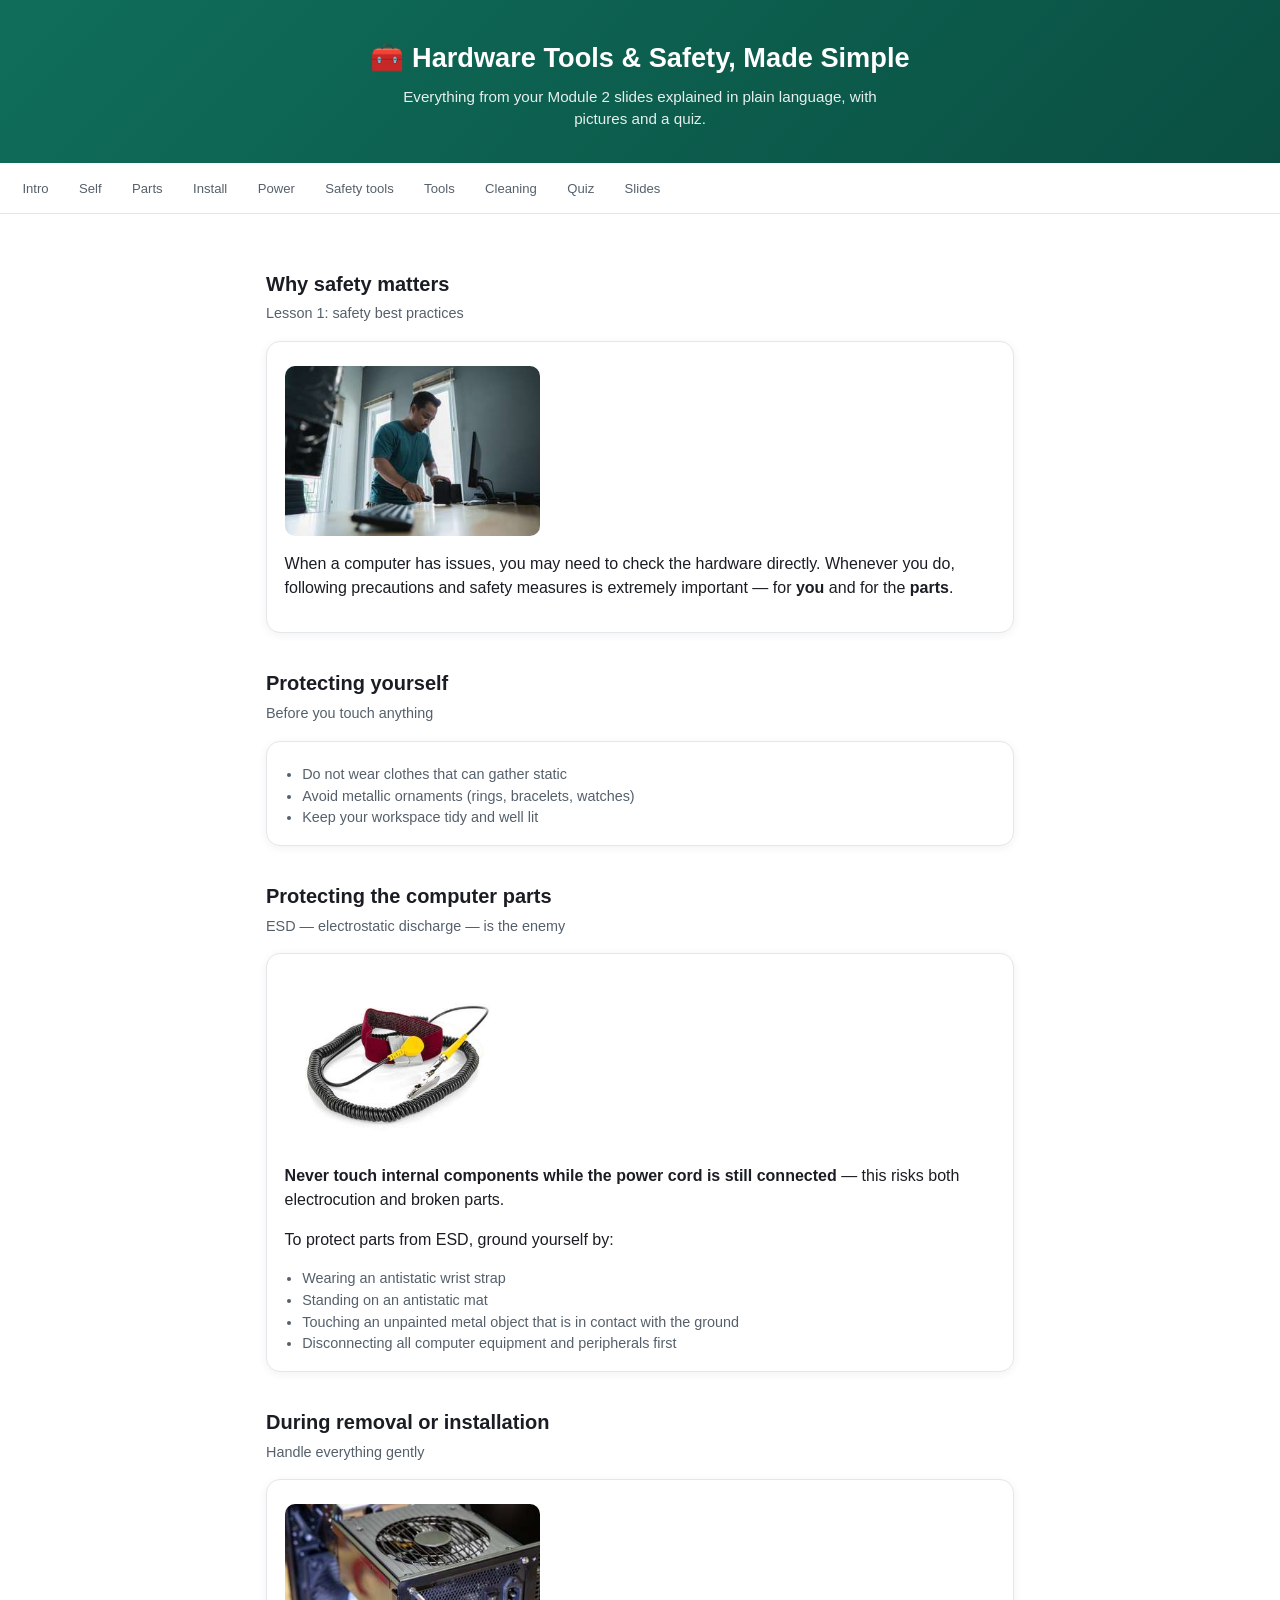
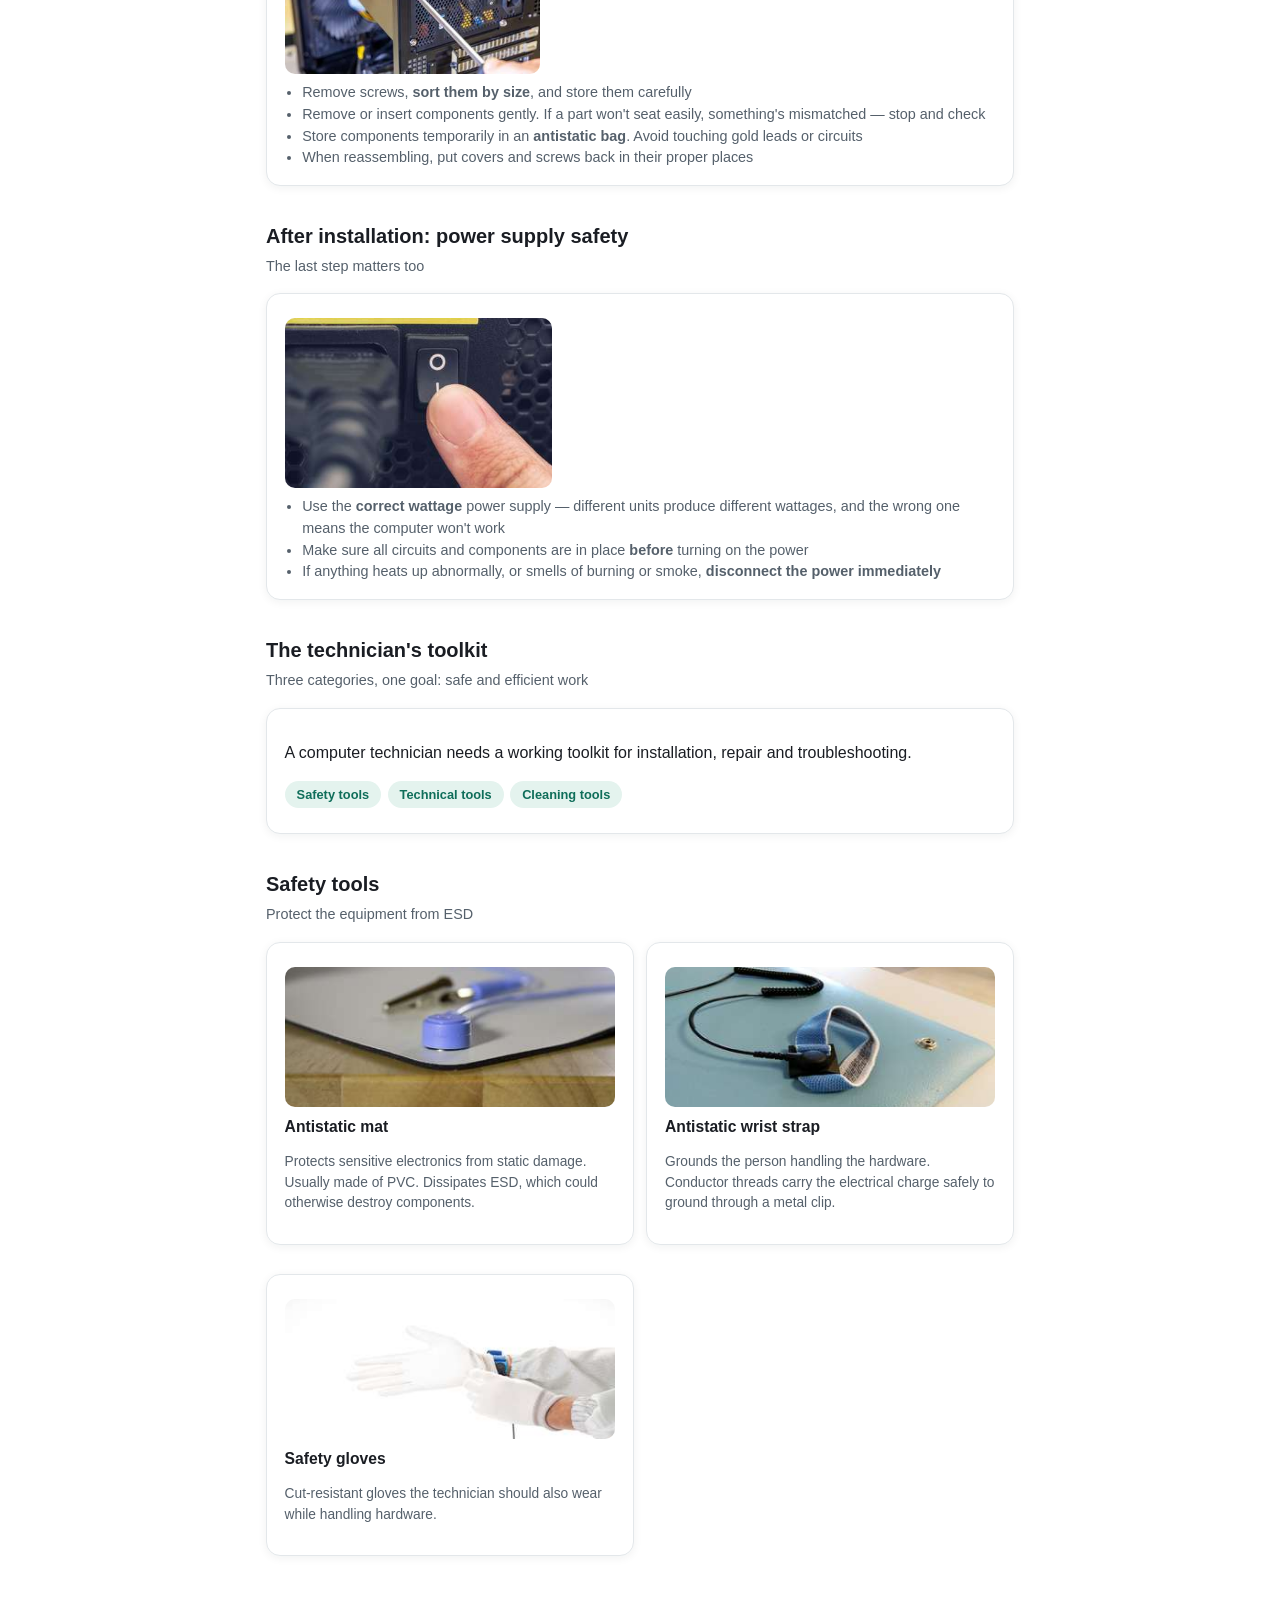
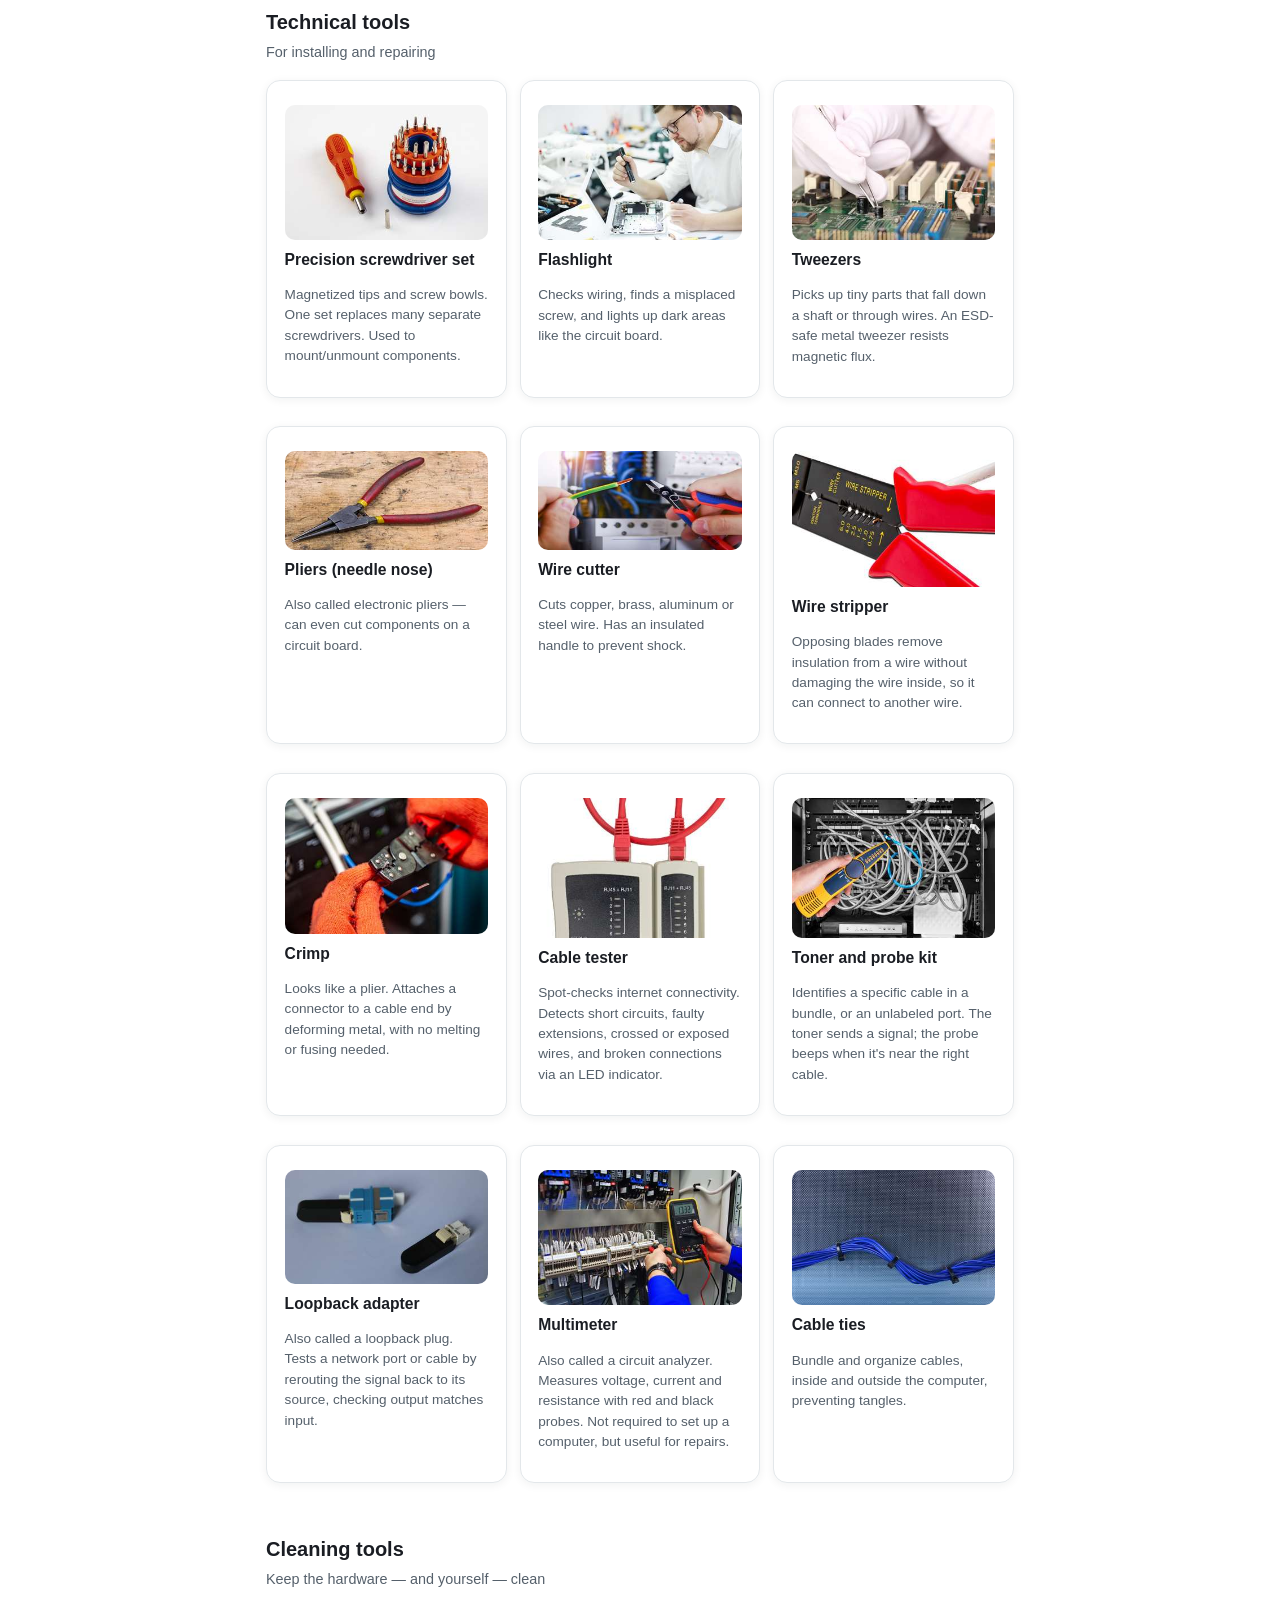
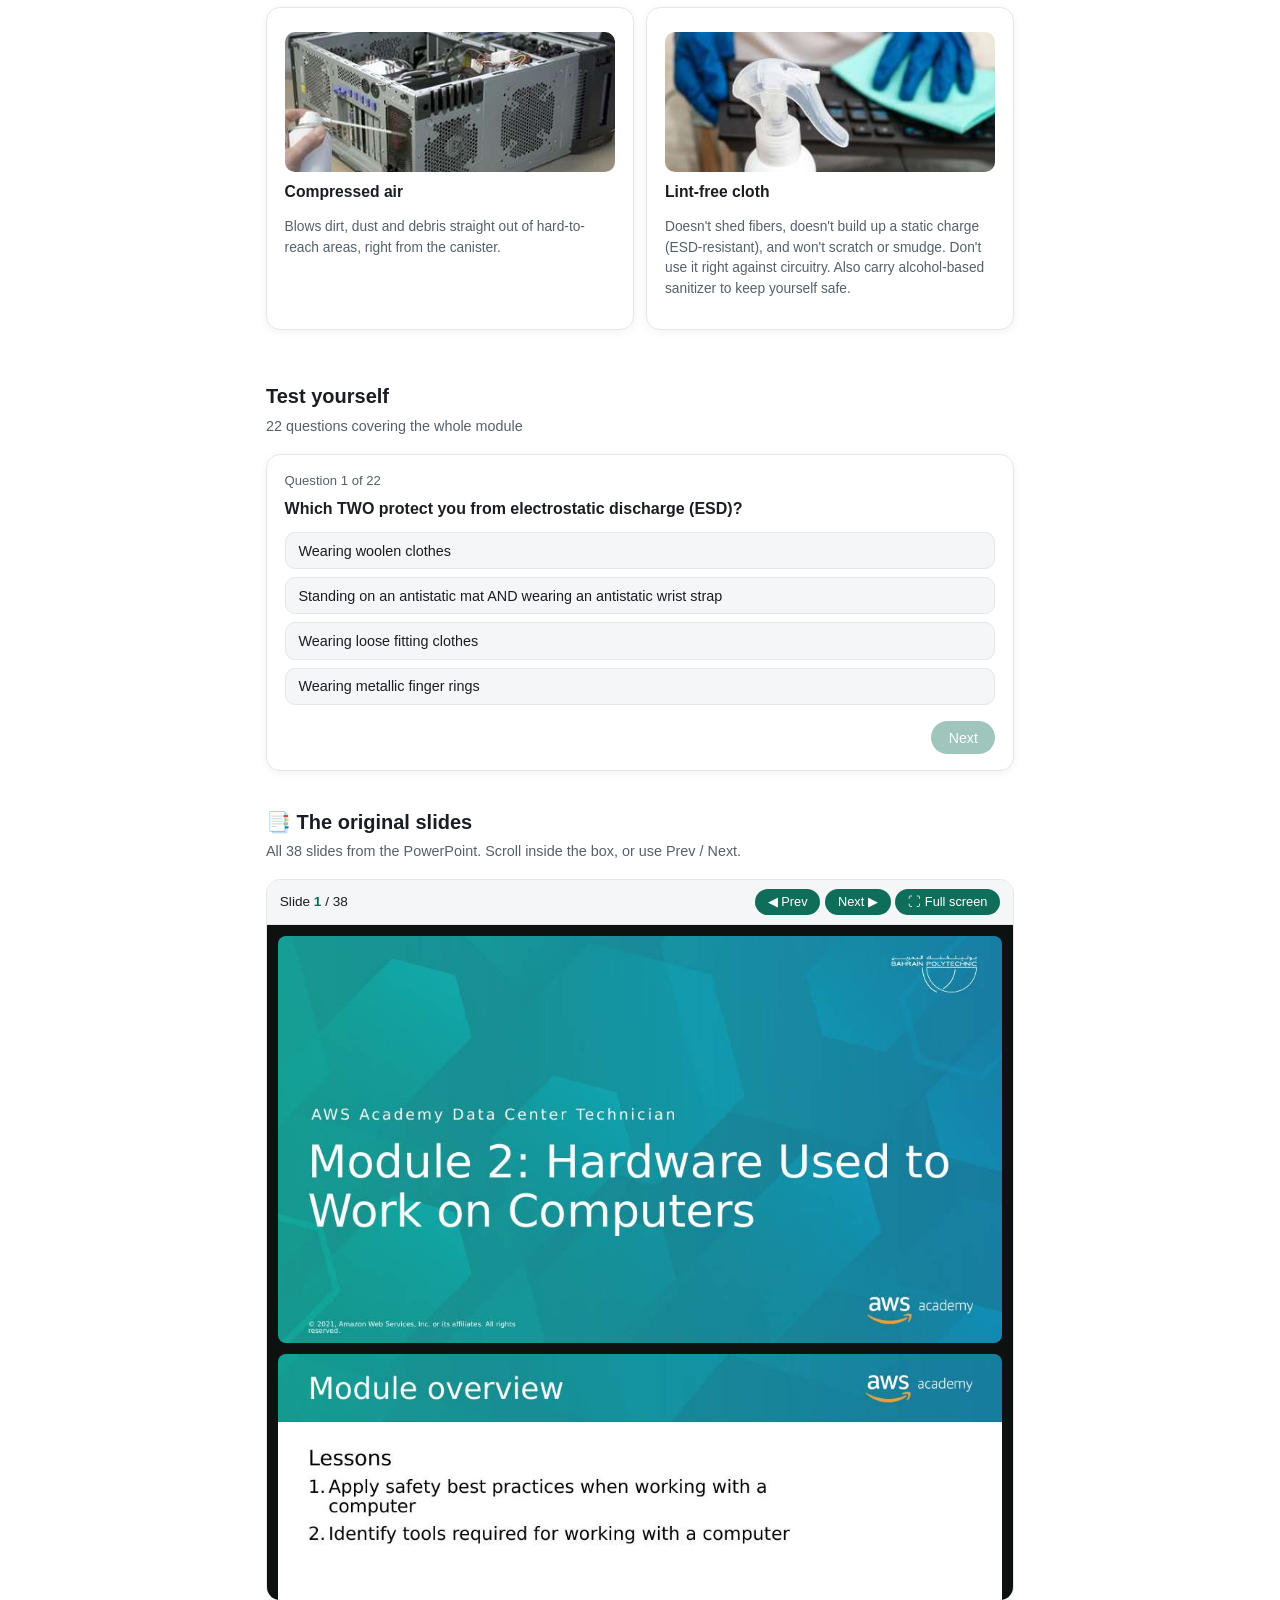
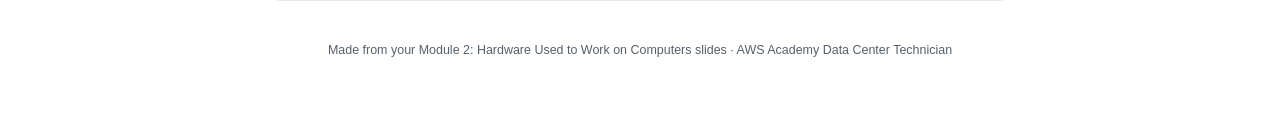
<file: module2/index.html>
<!DOCTYPE html><html lang="en"><head><meta charset="UTF-8"><meta name="viewport" content="width=device-width, initial-scale=1, viewport-fit=cover"><title>Hardware Tools & Safety, Made Simple</title><style>
:root{--bg:#fff;--bg-soft:#f4f6f8;--text:#1a1d23;--text-soft:#55606b;--accent:#0f6e5a;--accent-soft:#e4f3ee;--card-bg:#fff;--card-border:#e3e7ea;--shadow:0 2px 10px rgba(20,30,40,.06);--good:#1b7a3d;--bad:#c0392b;--svg-box:#f4f6f8;--svg-on:#ffe8a3;
box-sizing:border-box;padding-top:env(safe-area-inset-top,0px);padding-bottom:env(safe-area-inset-bottom,0px)}
@media(prefers-color-scheme:dark){:root:not([data-theme="light"]){--bg:#14171a;--bg-soft:#1c2024;--text:#eef1f3;--text-soft:#a7b0b8;--accent:#4fd8ad;--accent-soft:#1c2f2a;--card-bg:#1c2024;--card-border:#2b3136;--shadow:0 2px 14px rgba(0,0,0,.4);--svg-box:#242a2f;--svg-on:#6b5a1e}}
:root[data-theme="dark"]{--bg:#14171a;--bg-soft:#1c2024;--text:#eef1f3;--text-soft:#a7b0b8;--accent:#4fd8ad;--accent-soft:#1c2f2a;--card-bg:#1c2024;--card-border:#2b3136;--shadow:0 2px 14px rgba(0,0,0,.4);--svg-box:#242a2f;--svg-on:#6b5a1e}
html{scroll-padding-top:calc(60px + env(safe-area-inset-top,0px))}
*{box-sizing:border-box}
body{margin:0;background:var(--bg);color:var(--text);font-family:-apple-system,BlinkMacSystemFont,"Segoe UI",Roboto,Helvetica,Arial,sans-serif;line-height:1.5}
header.hero{background:linear-gradient(135deg,var(--accent),#0a4f42);color:#fff;padding:2.4rem 1.2rem 2rem;text-align:center}
header.hero h1{margin:0 0 .4rem;font-size:1.7rem}
header.hero p{margin:0 auto;opacity:.9;font-size:.95rem;max-width:520px}
nav.tabs{position:sticky;top:env(safe-area-inset-top,0px);z-index:10;display:flex;overflow-x:auto;gap:.3rem;background:var(--bg);border-bottom:1px solid var(--card-border);padding:.5rem .6rem}
nav.tabs a{flex:none;text-decoration:none;color:var(--text-soft);font-size:.82rem;padding:.45rem .8rem;border-radius:999px;white-space:nowrap}
nav.tabs a:hover{background:var(--accent-soft);color:var(--accent)}
main{max-width:780px;margin:0 auto;padding:1.2rem 1rem 3rem}
section{margin:2.2rem 0}
section h2{font-size:1.25rem;margin:0 0 .3rem}
.sub{color:var(--text-soft);font-size:.9rem;margin:0 0 1rem}
.card{background:var(--card-bg);border:1px solid var(--card-border);border-radius:14px;box-shadow:var(--shadow);padding:1rem 1.1rem;margin-bottom:1rem}
.card img{max-width:100%;max-height:170px;border-radius:10px;display:block;margin:.5rem 0}
.card ul{margin:.4rem 0 0;padding-left:1.1rem;color:var(--text-soft);font-size:.9rem}
.sock-head{display:flex;align-items:center;gap:.6rem}
.sock-head h3{margin:0;font-size:1rem}
.badge{background:var(--accent);color:#fff;font-weight:700;border-radius:8px;padding:.15rem .55rem;font-size:.85rem}
.mini-grid{display:grid;gap:.6rem;margin-top:.8rem}
.mini{background:var(--bg-soft);border-radius:10px;padding:.65rem .8rem}
.mini strong{display:block;font-size:.92rem}
.mini em{display:block;font-size:.78rem;color:var(--accent);font-style:normal;font-weight:600;margin-bottom:.2rem}
.mini span{font-size:.86rem;color:var(--text-soft)}
svg.arch{width:100%;height:auto;display:block}
svg .blk{fill:var(--svg-box);stroke:var(--accent);stroke-width:1.5;cursor:pointer;transition:fill .15s}
svg .blk.on{fill:var(--svg-on)}
svg text{fill:var(--text);font-size:13px;pointer-events:none;font-family:inherit}
svg .lbl{fill:var(--text-soft);font-size:11px}
svg .arrow{stroke:var(--text-soft);stroke-width:1.5;fill:none;marker-end:url(#ah)}
#info{margin-top:.8rem;background:var(--accent-soft);border-radius:10px;padding:.7rem .9rem;font-size:.9rem;min-height:4.5rem}
#info strong{display:block;color:var(--accent)}
.speed{display:flex;gap:.4rem;align-items:center;flex-wrap:wrap;font-size:.85rem;margin-top:.6rem}
.speed span{background:var(--bg-soft);border-radius:999px;padding:.25rem .7rem}
.steps{display:flex;flex-direction:column;gap:.9rem}
.step{display:flex;gap:.8rem;background:var(--card-bg);border:1px solid var(--card-border);border-radius:14px;padding:.9rem;box-shadow:var(--shadow)}
.step-num{flex:none;width:34px;height:34px;border-radius:50%;background:var(--accent-soft);color:var(--accent);display:flex;align-items:center;justify-content:center;font-weight:700}
.step-content h4{margin:0 0 .25rem;font-size:.98rem}
.step-content p{margin:0 0 .5rem;color:var(--text-soft);font-size:.88rem}
.step-content img{max-width:100%;max-height:170px;border-radius:10px;display:block}
.tip{background:var(--accent-soft);border-left:4px solid var(--accent);border-radius:8px;padding:.7rem .9rem;font-size:.88rem;margin-top:1rem}
.quiz-q{font-weight:600;margin:.4rem 0 .7rem}
.quiz-opts{display:flex;flex-direction:column;gap:.5rem;margin-bottom:.6rem}
.quiz-opt{text-align:left;padding:.6rem .8rem;border-radius:10px;border:1px solid var(--card-border);background:var(--bg-soft);cursor:pointer;font-size:.9rem;color:var(--text);font-family:inherit}
.quiz-opt:disabled{cursor:default}
.quiz-opt.correct{background:rgba(27,122,61,.18);border-color:var(--good)}
.quiz-opt.incorrect{background:rgba(192,57,43,.18);border-color:var(--bad)}
.quiz-exp{display:none;font-size:.85rem;color:var(--text-soft);background:var(--bg-soft);padding:.6rem .8rem;border-radius:10px}
.quiz-nav{display:flex;justify-content:flex-end;margin-top:1rem}
.quiz-nav button,.quiz-result button{background:var(--accent);color:#fff;border:none;padding:.55rem 1.1rem;border-radius:999px;font-size:.88rem;cursor:pointer}
.quiz-nav button:disabled{opacity:.4}
.quiz-progress{font-size:.82rem;color:var(--text-soft)}
.quiz-result{text-align:center;padding:1.5rem 1rem}
.score{font-size:2.2rem;font-weight:700;color:var(--accent)}
.footer-note{text-align:center;color:var(--text-soft);font-size:.78rem;margin-top:2.5rem}

.split{display:grid;gap:.8rem}
@media(min-width:600px){.split{grid-template-columns:1fr 1fr}}
.tool-card img{width:100%;max-height:140px;object-fit:cover;border-radius:10px;margin-bottom:.5rem}
.tool-card h3{margin:.2rem 0 .3rem;font-size:.98rem}
.tool-card ul{margin:0;padding-left:1.05rem;font-size:.85rem;color:var(--text-soft)}
.pillrow{display:flex;gap:.4rem;flex-wrap:wrap;margin:.6rem 0}
.pillrow span{background:var(--accent-soft);color:var(--accent);border-radius:999px;padding:.25rem .75rem;font-size:.8rem;font-weight:600}
.grid3{display:grid;gap:.8rem;grid-template-columns:repeat(auto-fit,minmax(200px,1fr))}
</style>


<style>
.deck{border:1px solid var(--card-border);border-radius:14px;overflow:hidden;background:var(--card-bg)}
.deckbar{display:flex;justify-content:space-between;align-items:center;gap:.5rem;flex-wrap:wrap;padding:.55rem .8rem;border-bottom:1px solid var(--card-border);background:var(--bg-soft);font-size:.85rem}
.deckbar b{color:var(--accent)}
.deckbar button{background:var(--accent);color:#fff;border:none;border-radius:999px;padding:.35rem .8rem;font-size:.8rem;cursor:pointer;margin-left:.3rem;font-family:inherit}
.deckscroll{max-height:75vh;overflow-y:auto;padding:.7rem;background:#0d1210;display:flex;flex-direction:column;gap:.7rem;-webkit-overflow-scrolling:touch}
.deckscroll img{width:100%;height:auto;aspect-ratio:16/9;display:block;border-radius:8px;background:#fff}
.deck:fullscreen .deckscroll{max-height:calc(100vh - 52px)}
</style></head><body>
<header class="hero"><h1>🧰 Hardware Tools &amp; Safety, Made Simple</h1><p>Everything from your Module 2 slides explained in plain language, with pictures and a quiz.</p></header>
<nav class="tabs"><a href="#intro">Intro</a><a href="#self">Self</a><a href="#parts">Parts</a><a href="#duringinstall">Install</a><a href="#afterinstall">Power</a><a href="#safety_tools">Safety tools</a><a href="#tech_tools">Tools</a><a href="#clean_tools">Cleaning</a><a href="#quiz">Quiz</a><a href="#slides">Slides</a></nav><main><section id="intro"><h2>Why safety matters</h2><p class="sub">Lesson 1: safety best practices</p>
<div class="card"><img src="[data-uri]" alt="Technician fixing hardware" loading="lazy"><p>When a computer has issues, you may need to check the hardware directly. Whenever you do, following precautions and safety measures is extremely important — for <b>you</b> and for the <b>parts</b>.</p></div></section>
<section id="self"><h2>Protecting yourself</h2><p class="sub">Before you touch anything</p>
<div class="card"><ul>
<li>Do not wear clothes that can gather static</li>
<li>Avoid metallic ornaments (rings, bracelets, watches)</li>
<li>Keep your workspace tidy and well lit</li></ul></div></section>
<section id="parts"><h2>Protecting the computer parts</h2><p class="sub">ESD — electrostatic discharge — is the enemy</p>
<div class="card"><img src="[data-uri]" alt="Antistatic wrist strap" loading="lazy"><p><b>Never touch internal components while the power cord is still connected</b> — this risks both electrocution and broken parts.</p>
<p>To protect parts from ESD, ground yourself by:</p>
<ul><li>Wearing an antistatic wrist strap</li><li>Standing on an antistatic mat</li><li>Touching an unpainted metal object that is in contact with the ground</li><li>Disconnecting all computer equipment and peripherals first</li></ul></div></section>
<section id="duringinstall"><h2>During removal or installation</h2><p class="sub">Handle everything gently</p>
<div class="card"><img src="[data-uri]" alt="Technician screwing in power supply" loading="lazy"><ul>
<li>Remove screws, <b>sort them by size</b>, and store them carefully</li>
<li>Remove or insert components gently. If a part won't seat easily, something's mismatched — stop and check</li>
<li>Store components temporarily in an <b>antistatic bag</b>. Avoid touching gold leads or circuits</li>
<li>When reassembling, put covers and screws back in their proper places</li></ul></div></section>
<section id="afterinstall"><h2>After installation: power supply safety</h2><p class="sub">The last step matters too</p>
<div class="card"><img src="[data-uri]" alt="Switching on power supply" loading="lazy"><ul>
<li>Use the <b>correct wattage</b> power supply — different units produce different wattages, and the wrong one means the computer won't work</li>
<li>Make sure all circuits and components are in place <b>before</b> turning on the power</li>
<li>If anything heats up abnormally, or smells of burning or smoke, <b>disconnect the power immediately</b></li></ul></div></section>
<section id="toolkit"><h2>The technician's toolkit</h2><p class="sub">Three categories, one goal: safe and efficient work</p>
<div class="card"><p>A computer technician needs a working toolkit for installation, repair and troubleshooting.</p>
<div class="pillrow"><span>Safety tools</span><span>Technical tools</span><span>Cleaning tools</span></div></div></section>
<section id="safety_tools"><h2>Safety tools</h2><p class="sub">Protect the equipment from ESD</p><div class="split"><div class="card tool-card"><img src="[data-uri]" alt="Antistatic mat" loading="lazy"><h3>Antistatic mat</h3><p style="font-size:.86rem;color:var(--text-soft)">Protects sensitive electronics from static damage. Usually made of PVC. Dissipates ESD, which could otherwise destroy components.</p></div><div class="card tool-card"><img src="[data-uri]" alt="Antistatic wrist strap" loading="lazy"><h3>Antistatic wrist strap</h3><p style="font-size:.86rem;color:var(--text-soft)">Grounds the person handling the hardware. Conductor threads carry the electrical charge safely to ground through a metal clip.</p></div><div class="card tool-card"><img src="[data-uri]" alt="Safety gloves" loading="lazy"><h3>Safety gloves</h3><p style="font-size:.86rem;color:var(--text-soft)">Cut-resistant gloves the technician should also wear while handling hardware.</p></div></div></section>
<section id="tech_tools"><h2>Technical tools</h2><p class="sub">For installing and repairing</p><div class="grid3"><div class="card tool-card"><img src="[data-uri]" alt="Precision screwdriver set" loading="lazy"><h3>Precision screwdriver set</h3><p style="font-size:.85rem;color:var(--text-soft)">Magnetized tips and screw bowls. One set replaces many separate screwdrivers. Used to mount/unmount components.</p></div><div class="card tool-card"><img src="[data-uri]" alt="Flashlight" loading="lazy"><h3>Flashlight</h3><p style="font-size:.85rem;color:var(--text-soft)">Checks wiring, finds a misplaced screw, and lights up dark areas like the circuit board.</p></div><div class="card tool-card"><img src="[data-uri]" alt="Tweezers" loading="lazy"><h3>Tweezers</h3><p style="font-size:.85rem;color:var(--text-soft)">Picks up tiny parts that fall down a shaft or through wires. An ESD-safe metal tweezer resists magnetic flux.</p></div><div class="card tool-card"><img src="[data-uri]" alt="Pliers (needle nose)" loading="lazy"><h3>Pliers (needle nose)</h3><p style="font-size:.85rem;color:var(--text-soft)">Also called electronic pliers — can even cut components on a circuit board.</p></div><div class="card tool-card"><img src="[data-uri]" alt="Wire cutter" loading="lazy"><h3>Wire cutter</h3><p style="font-size:.85rem;color:var(--text-soft)">Cuts copper, brass, aluminum or steel wire. Has an insulated handle to prevent shock.</p></div><div class="card tool-card"><img src="[data-uri]" alt="Wire stripper" loading="lazy"><h3>Wire stripper</h3><p style="font-size:.85rem;color:var(--text-soft)">Opposing blades remove insulation from a wire without damaging the wire inside, so it can connect to another wire.</p></div><div class="card tool-card"><img src="[data-uri]" alt="Crimp" loading="lazy"><h3>Crimp</h3><p style="font-size:.85rem;color:var(--text-soft)">Looks like a plier. Attaches a connector to a cable end by deforming metal, with no melting or fusing needed.</p></div><div class="card tool-card"><img src="[data-uri]" alt="Cable tester" loading="lazy"><h3>Cable tester</h3><p style="font-size:.85rem;color:var(--text-soft)">Spot-checks internet connectivity. Detects short circuits, faulty extensions, crossed or exposed wires, and broken connections via an LED indicator.</p></div><div class="card tool-card"><img src="[data-uri]" alt="Toner and probe kit" loading="lazy"><h3>Toner and probe kit</h3><p style="font-size:.85rem;color:var(--text-soft)">Identifies a specific cable in a bundle, or an unlabeled port. The toner sends a signal; the probe beeps when it's near the right cable.</p></div><div class="card tool-card"><img src="[data-uri]" alt="Loopback adapter" loading="lazy"><h3>Loopback adapter</h3><p style="font-size:.85rem;color:var(--text-soft)">Also called a loopback plug. Tests a network port or cable by rerouting the signal back to its source, checking output matches input.</p></div><div class="card tool-card"><img src="[data-uri]" alt="Multimeter" loading="lazy"><h3>Multimeter</h3><p style="font-size:.85rem;color:var(--text-soft)">Also called a circuit analyzer. Measures voltage, current and resistance with red and black probes. Not required to set up a computer, but useful for repairs.</p></div><div class="card tool-card"><img src="[data-uri]" alt="Cable ties" loading="lazy"><h3>Cable ties</h3><p style="font-size:.85rem;color:var(--text-soft)">Bundle and organize cables, inside and outside the computer, preventing tangles.</p></div></div></section>
<section id="clean_tools"><h2>Cleaning tools</h2><p class="sub">Keep the hardware — and yourself — clean</p><div class="split"><div class="card tool-card"><img src="[data-uri]" alt="Compressed air" loading="lazy"><h3>Compressed air</h3><p style="font-size:.86rem;color:var(--text-soft)">Blows dirt, dust and debris straight out of hard-to-reach areas, right from the canister.</p></div><div class="card tool-card"><img src="[data-uri]" alt="Lint-free cloth" loading="lazy"><h3>Lint-free cloth</h3><p style="font-size:.86rem;color:var(--text-soft)">Doesn't shed fibers, doesn't build up a static charge (ESD-resistant), and won't scratch or smudge. Don't use it right against circuitry. Also carry alcohol-based sanitizer to keep yourself safe.</p></div></div></section>
<section id="quiz"><h2>Test yourself</h2><p class="sub">22 questions covering the whole module</p><div class="card" id="quizCard"></div></section>



<section id="slides"><h2>📑 The original slides</h2>
<p class="sub">All 38 slides from the PowerPoint. Scroll inside the box, or use Prev / Next.</p>
<div class="deck" id="deck"><div class="deckbar"><span id="deckcount">Slide <b>1</b> / 38</span><span><button type="button" onclick="deckGo(-1)">◀ Prev</button><button type="button" onclick="deckGo(1)">Next ▶</button><button type="button" onclick="deckFull()">⛶ Full screen</button></span></div>
<div class="deckscroll" id="deckscroll">
<img src="m2-slide-01.jpg" width="1000" height="563" loading="lazy" alt="Slide 1 of 38">
<img src="m2-slide-02.jpg" width="1000" height="563" loading="lazy" alt="Slide 2 of 38">
<img src="m2-slide-03.jpg" width="1000" height="563" loading="lazy" alt="Slide 3 of 38">
<img src="m2-slide-04.jpg" width="1000" height="563" loading="lazy" alt="Slide 4 of 38">
<img src="m2-slide-05.jpg" width="1000" height="563" loading="lazy" alt="Slide 5 of 38">
<img src="m2-slide-06.jpg" width="1000" height="563" loading="lazy" alt="Slide 6 of 38">
<img src="m2-slide-07.jpg" width="1000" height="563" loading="lazy" alt="Slide 7 of 38">
<img src="m2-slide-08.jpg" width="1000" height="563" loading="lazy" alt="Slide 8 of 38">
<img src="m2-slide-09.jpg" width="1000" height="563" loading="lazy" alt="Slide 9 of 38">
<img src="m2-slide-10.jpg" width="1000" height="563" loading="lazy" alt="Slide 10 of 38">
<img src="m2-slide-11.jpg" width="1000" height="563" loading="lazy" alt="Slide 11 of 38">
<img src="m2-slide-12.jpg" width="1000" height="563" loading="lazy" alt="Slide 12 of 38">
<img src="m2-slide-13.jpg" width="1000" height="563" loading="lazy" alt="Slide 13 of 38">
<img src="m2-slide-14.jpg" width="1000" height="563" loading="lazy" alt="Slide 14 of 38">
<img src="m2-slide-15.jpg" width="1000" height="563" loading="lazy" alt="Slide 15 of 38">
<img src="m2-slide-16.jpg" width="1000" height="563" loading="lazy" alt="Slide 16 of 38">
<img src="m2-slide-17.jpg" width="1000" height="563" loading="lazy" alt="Slide 17 of 38">
<img src="m2-slide-18.jpg" width="1000" height="563" loading="lazy" alt="Slide 18 of 38">
<img src="m2-slide-19.jpg" width="1000" height="563" loading="lazy" alt="Slide 19 of 38">
<img src="m2-slide-20.jpg" width="1000" height="563" loading="lazy" alt="Slide 20 of 38">
<img src="m2-slide-21.jpg" width="1000" height="563" loading="lazy" alt="Slide 21 of 38">
<img src="m2-slide-22.jpg" width="1000" height="563" loading="lazy" alt="Slide 22 of 38">
<img src="m2-slide-23.jpg" width="1000" height="563" loading="lazy" alt="Slide 23 of 38">
<img src="m2-slide-24.jpg" width="1000" height="563" loading="lazy" alt="Slide 24 of 38">
<img src="m2-slide-25.jpg" width="1000" height="563" loading="lazy" alt="Slide 25 of 38">
<img src="m2-slide-26.jpg" width="1000" height="563" loading="lazy" alt="Slide 26 of 38">
<img src="m2-slide-27.jpg" width="1000" height="563" loading="lazy" alt="Slide 27 of 38">
<img src="m2-slide-28.jpg" width="1000" height="563" loading="lazy" alt="Slide 28 of 38">
<img src="m2-slide-29.jpg" width="1000" height="563" loading="lazy" alt="Slide 29 of 38">
<img src="m2-slide-30.jpg" width="1000" height="563" loading="lazy" alt="Slide 30 of 38">
<img src="m2-slide-31.jpg" width="1000" height="563" loading="lazy" alt="Slide 31 of 38">
<img src="m2-slide-32.jpg" width="1000" height="563" loading="lazy" alt="Slide 32 of 38">
<img src="m2-slide-33.jpg" width="1000" height="563" loading="lazy" alt="Slide 33 of 38">
<img src="m2-slide-34.jpg" width="1000" height="563" loading="lazy" alt="Slide 34 of 38">
<img src="m2-slide-35.jpg" width="1000" height="563" loading="lazy" alt="Slide 35 of 38">
<img src="m2-slide-36.jpg" width="1000" height="563" loading="lazy" alt="Slide 36 of 38">
<img src="m2-slide-37.jpg" width="1000" height="563" loading="lazy" alt="Slide 37 of 38">
<img src="m2-slide-38.jpg" width="1000" height="563" loading="lazy" alt="Slide 38 of 38">
</div></div></section>
<script>
(function(){
  var box=document.getElementById('deckscroll'), imgs=box.getElementsByTagName('img'), cur=0, total=38;
  function setCur(i){ cur=i; document.getElementById('deckcount').innerHTML='Slide <b>'+(i+1)+'</b> / '+total; }
  var tick=false;
  function update(){ var top=box.scrollTop+box.offsetTop, i=0; for(;i<imgs.length-1;i++){ if(imgs[i].offsetTop+imgs[i].offsetHeight/2>top) break; } setCur(i); }
  box.addEventListener('scroll',function(){ if(!tick){ tick=true; requestAnimationFrame(function(){ tick=false; update(); }); } });
  update();
  window.deckGo=function(d){ var t=Math.max(0,Math.min(total-1,cur+d)); box.scrollTo({top:imgs[t].offsetTop-box.offsetTop-8,behavior:'smooth'}); };
  window.deckFull=function(){ var d=document.getElementById('deck'); if(document.fullscreenElement){document.exitFullscreen();} else if(d.requestFullscreen){d.requestFullscreen();} };
})();
</script>
<p class="footer-note">Made from your Module 2: Hardware Used to Work on Computers slides · AWS Academy Data Center Technician</p></main>
<script>
const QUIZ = [{"q": "Which TWO protect you from electrostatic discharge (ESD)?", "o": ["Wearing woolen clothes", "Standing on an antistatic mat AND wearing an antistatic wrist strap", "Wearing loose fitting clothes", "Wearing metallic finger rings"], "a": 1, "x": "An antistatic mat plus an antistatic wrist strap are the two key ESD protections."}, {"q": "Before touching internal components, what must you do with the power cord?", "o": ["Leave it plugged in for safety", "Disconnect it \u2014 never touch internals with power connected", "Turn the brightness down first", "Nothing special"], "a": 1, "x": "Touching internals with power connected risks both electrocution and broken parts."}, {"q": "When removing screws during hardware work, you should...", "o": ["Throw them away", "Sort them by size and store them carefully", "Leave them scattered on the desk", "Melt them down"], "a": 1, "x": "Sorting and storing screws prevents mismatches during reassembly."}, {"q": "If a component doesn't seat easily when you gently insert it, that means...", "o": ["Force it in harder", "There may be a mismatch \u2014 check it", "It's fine, ignore it", "Add more screws"], "a": 1, "x": "Gentle handling should be enough; resistance signals a possible mismatch."}, {"q": "What should you avoid touching on a component you're temporarily storing?", "o": ["The plastic edges", "Gold leads or circuits", "The screws", "The antistatic bag"], "a": 1, "x": "Touching gold leads or circuits risks damage; store parts in an antistatic bag."}, {"q": "Why does the power supply's wattage matter?", "o": ["It doesn't matter", "The wrong wattage means the computer won't work", "It only affects the color of the case", "Higher wattage is always illegal"], "a": 1, "x": "Different units produce different wattages; you need the correct one."}, {"q": "What should you do if a component smells of burning or smoke?", "o": ["Keep working, it's normal", "Immediately disconnect the power supply", "Add more thermal paste", "Wait an hour and check again"], "a": 1, "x": "Disconnect power right away if you notice abnormal heat, burning smell or smoke."}, {"q": "A computer toolkit's three main categories are:", "o": ["Safety, technical, cleaning tools", "Hardware, software, firmware", "Input, output, storage", "CPU, RAM, motherboard"], "a": 0, "x": "These three categories keep the technician safe and efficient."}, {"q": "What is an antistatic mat usually made from?", "o": ["Steel", "PVC (polyvinyl chloride)", "Glass", "Rubber only"], "a": 1, "x": "It dissipates ESD that could otherwise destroy components."}, {"q": "How does an antistatic wrist strap protect equipment?", "o": ["It blocks all electricity", "It grounds the person, carrying charge safely to ground through a metal clip", "It cools the hardware", "It magnetizes screws"], "a": 1, "x": "Conductor threads in the strap dissipate charge to ground."}, {"q": "A precision screwdriver set is useful because...", "o": ["It has magnetized tips/bowls and many bits, replacing separate screwdrivers", "It cuts wires", "It measures voltage", "It bundles cables"], "a": 0, "x": "One set can mount or unmount many different components."}, {"q": "Which tool is best for picking up a tiny screw that fell into a shaft?", "o": ["Multimeter", "Tweezers", "Cable tester", "Compressed air"], "a": 1, "x": "An ESD-safe metal tweezer handles small parts safely."}, {"q": "A wire cutter is equipped with an insulated handle to...", "o": ["Look nicer", "Prevent electric shock", "Cut faster", "Reduce weight"], "a": 1, "x": "The insulated handle protects the user from shock while cutting wires."}, {"q": "What does a wire stripper do?", "o": ["Cuts the wire in half", "Removes insulation from a wire while keeping the wire intact", "Bundles wires together", "Tests voltage"], "a": 1, "x": "This lets the stripped wire connect to another wire."}, {"q": "A crimp is used to...", "o": ["Measure resistance", "Attach a connector to a cable end without melting or fusing", "Clean circuit boards", "Trace cables"], "a": 1, "x": "It deforms one piece so it fits into the other \u2014 no heat needed."}, {"q": "Which tool spot-checks internet connectivity and finds short circuits or broken connections?", "o": ["Cable tester", "Crimp", "Loopback adapter", "Lint-free cloth"], "a": 0, "x": "It uses an LED indicator to show faulty lines and signal transmission."}, {"q": "A toner and probe kit is used to...", "o": ["Measure voltage", "Identify a specific unlabeled cable or port among many", "Clean a keyboard", "Bundle cables"], "a": 1, "x": "The toner sends a signal; the probe beeps when near the correct cable."}, {"q": "A loopback adapter tests a port or cable by...", "o": ["Heating it up", "Rerouting the signal back to its source to check output matches input", "Measuring its weight", "Cutting it open"], "a": 1, "x": "It's also called a loopback plug, useful for network/telecom interfaces."}, {"q": "A multimeter measures...", "o": ["Only temperature", "Voltage, current, and resistance", "Only screw size", "Only cable length"], "a": 1, "x": "It's also called a circuit analyzer, useful for troubleshooting."}, {"q": "Cable ties are used to...", "o": ["Cut cables", "Organize and bundle cables to prevent tangling", "Test voltage", "Clean dust"], "a": 1, "x": "They tie cables together into relevant sections inside and outside the computer."}, {"q": "Compressed air is best used for...", "o": ["Blowing away dirt, dust or debris in hard-to-reach areas", "Cutting wires", "Testing cables", "Measuring resistance"], "a": 0, "x": "It blows directly from the canister to the area needing cleaning."}, {"q": "Why use a lint-free cloth instead of a regular cloth?", "o": ["It's cheaper", "It doesn't shed fibers, doesn't build static charge, and won't scratch", "It's larger", "It's magnetic"], "a": 1, "x": "Regular cloths can shed fibers or build a static charge, both risky near electronics. Don't use it right against circuitry though."}];
let qi = 0, score = 0, done = false;
function render() {
  const c = document.getElementById('quizCard');
  if (qi >= QUIZ.length) {
    c.innerHTML = '<div class="quiz-result"><div class="score">' + score + ' / ' + QUIZ.length + '</div><p>correct</p><button onclick="qi=0;score=0;render()">Try again</button></div>';
    return;
  }
  done = false;
  const q = QUIZ[qi];
  c.innerHTML = '<div class="quiz-progress">Question ' + (qi + 1) + ' of ' + QUIZ.length + '</div><p class="quiz-q">' + q.q + '</p><div class="quiz-opts">' +
    q.o.map((o, i) => '<button class="quiz-opt" onclick="pick(' + i + ')">' + o + '</button>').join('') +
    '</div><div class="quiz-exp" id="exp">' + q.x + '</div><div class="quiz-nav"><button id="nb" disabled onclick="qi++;render()">' + (qi === QUIZ.length - 1 ? 'See score' : 'Next') + '</button></div>';
}
function pick(i) {
  if (done) return; done = true;
  const q = QUIZ[qi], bs = document.querySelectorAll('.quiz-opt');
  bs.forEach(b => b.disabled = true);
  if (i === q.a) { bs[i].classList.add('correct'); score++; } else { bs[i].classList.add('incorrect'); bs[q.a].classList.add('correct'); }
  document.getElementById('exp').style.display = 'block';
  document.getElementById('nb').disabled = false;
}
render();
</script></body></html>
</file>
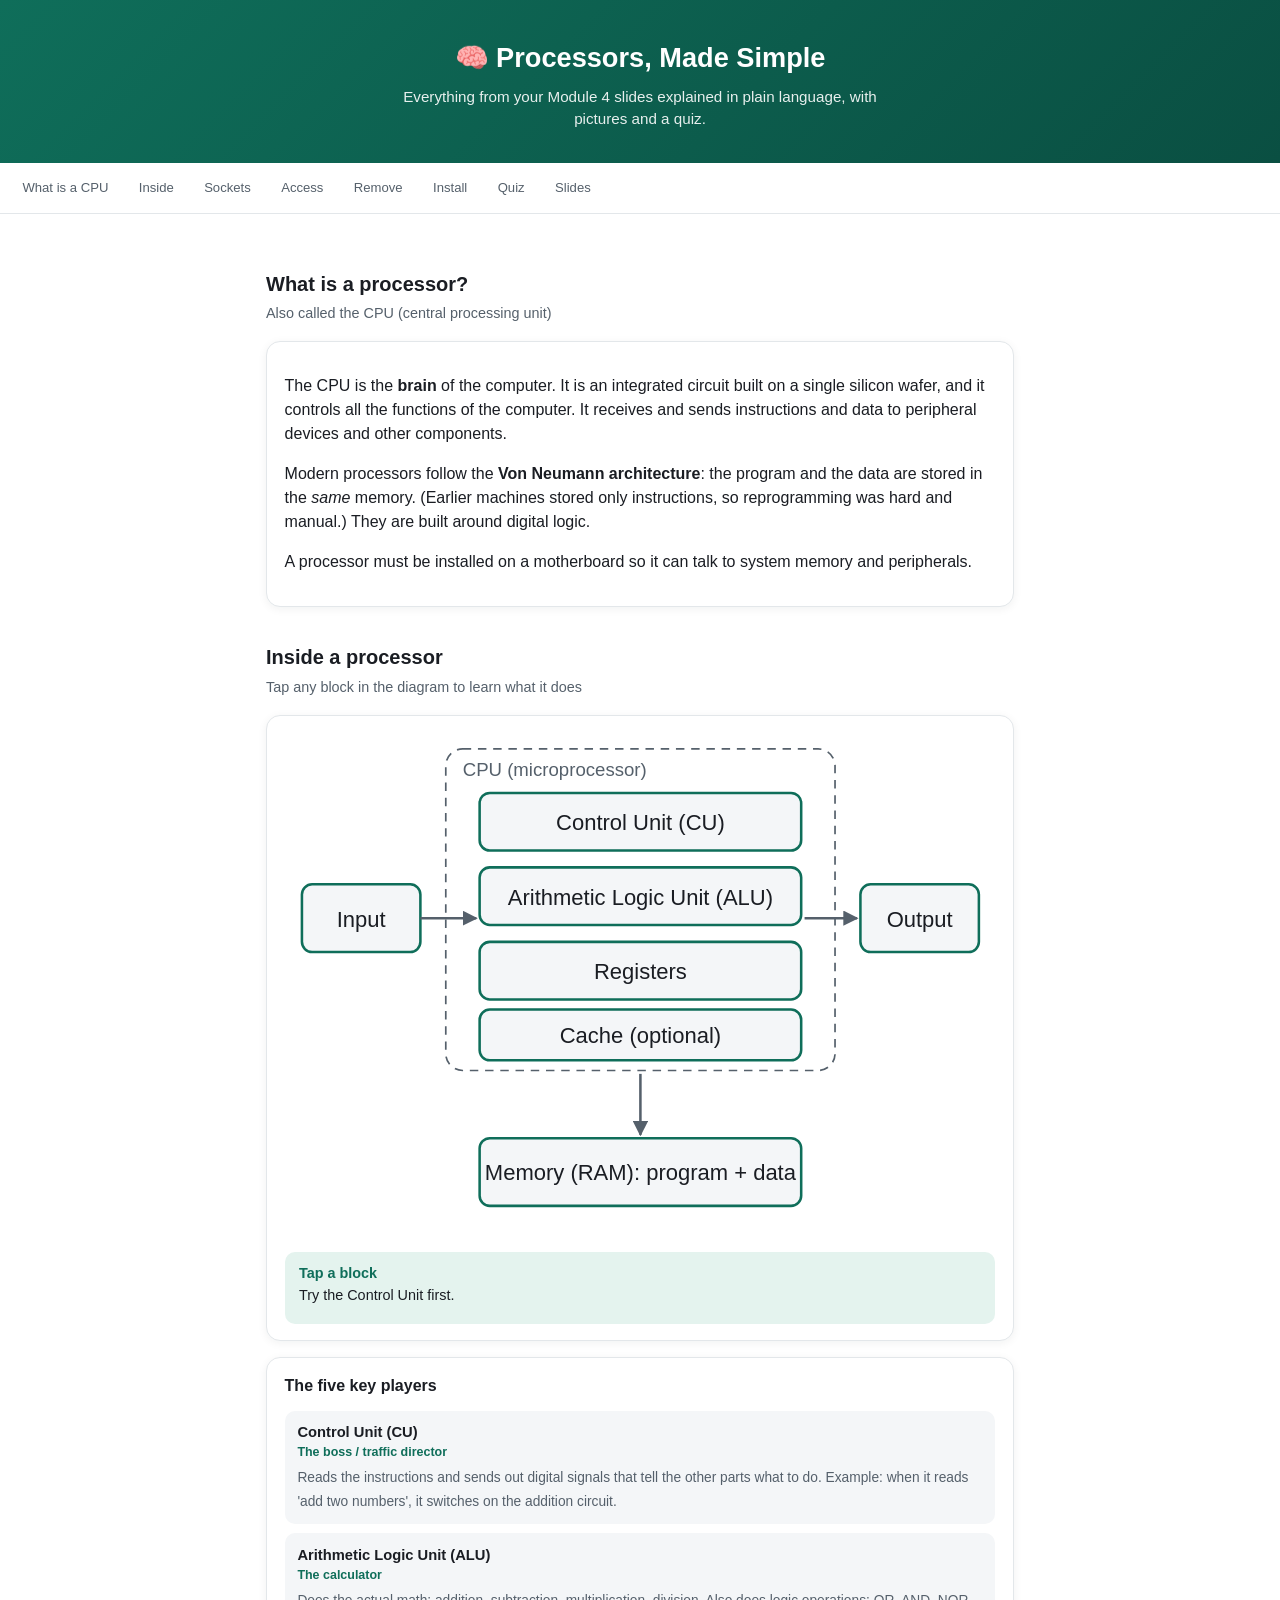
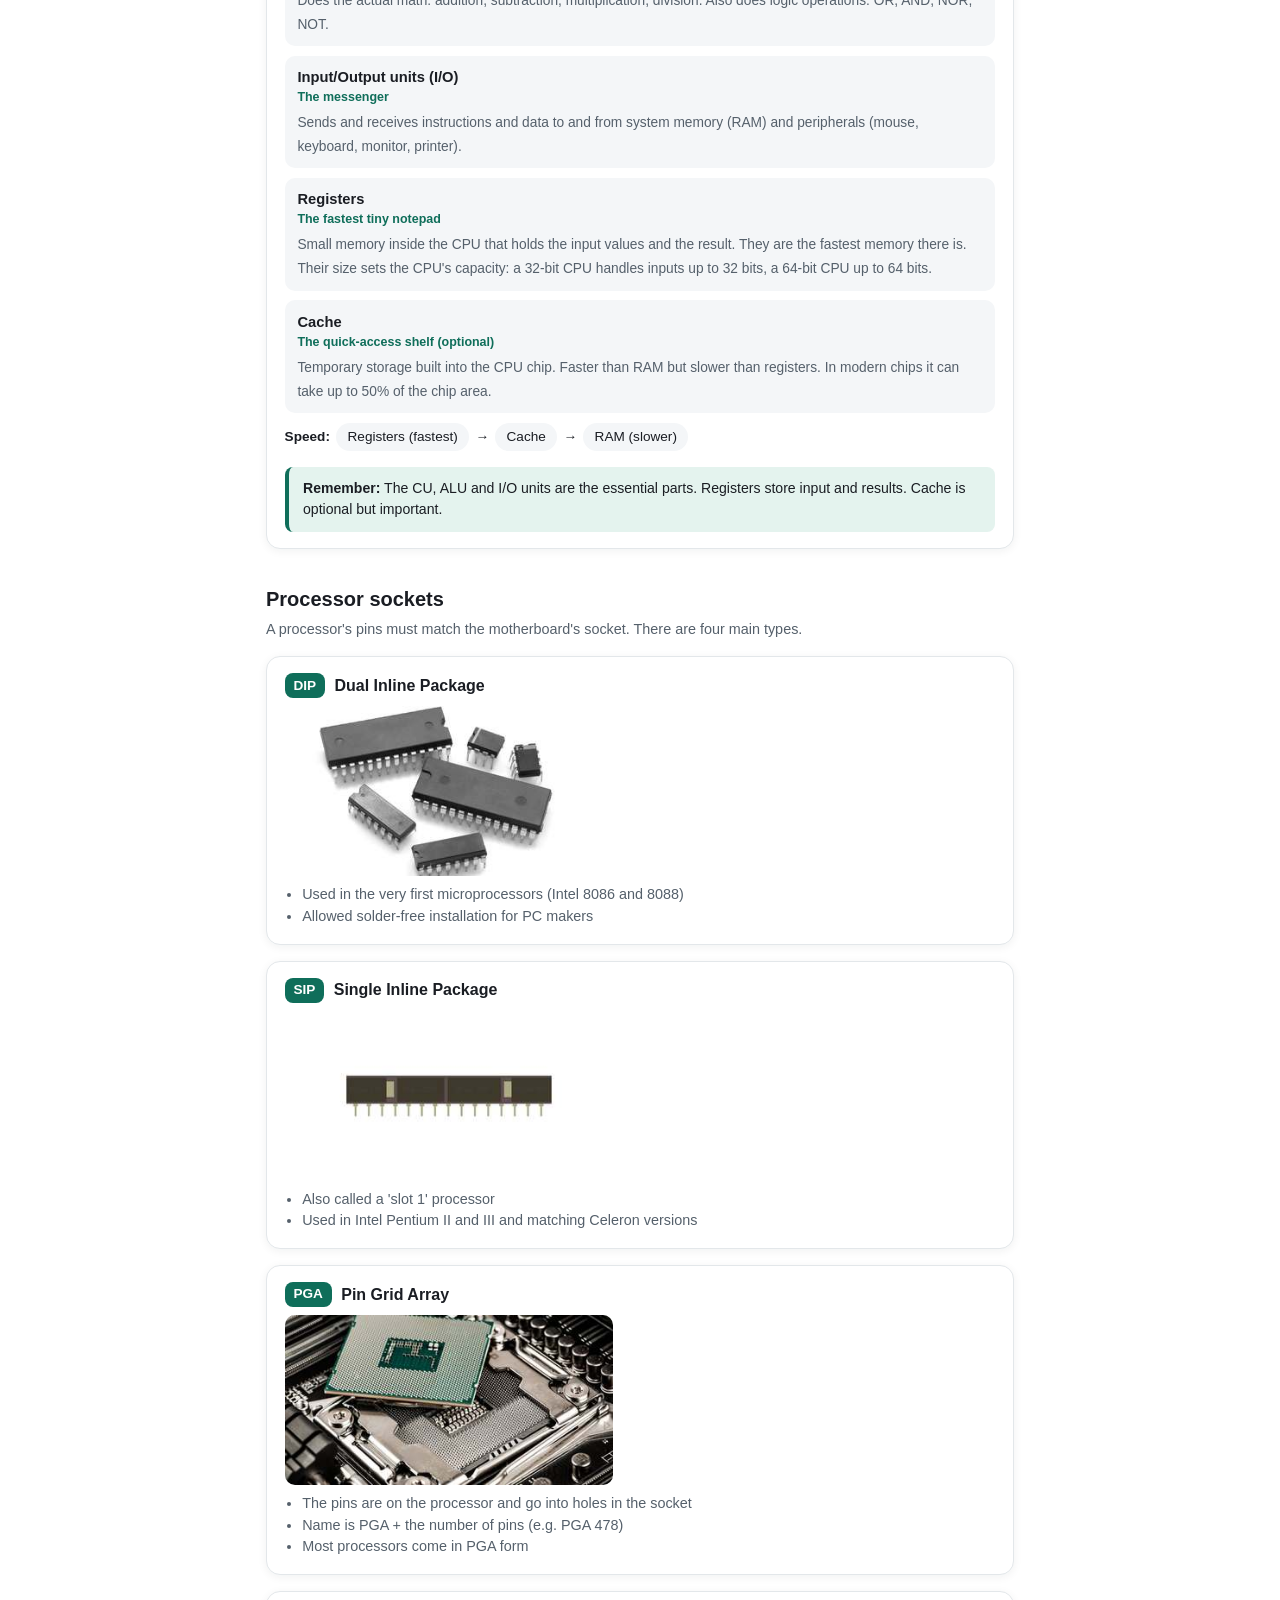
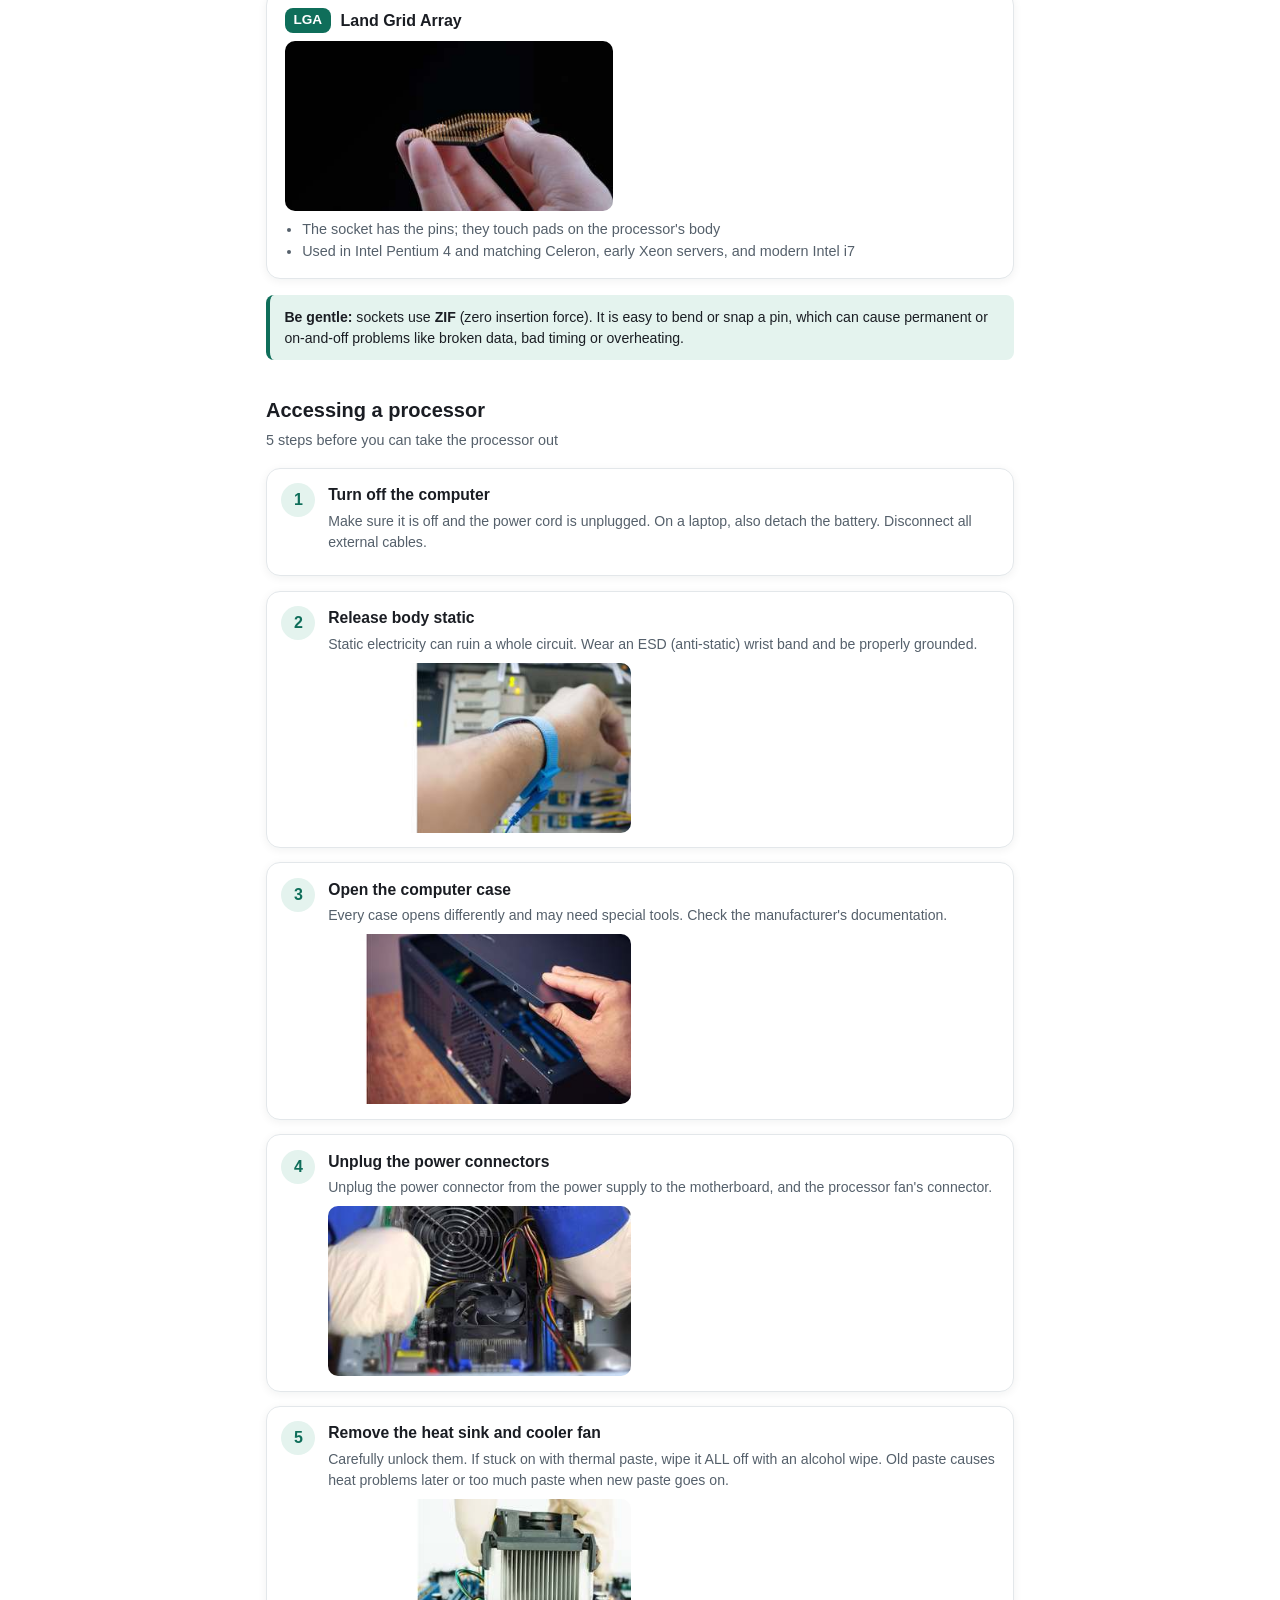
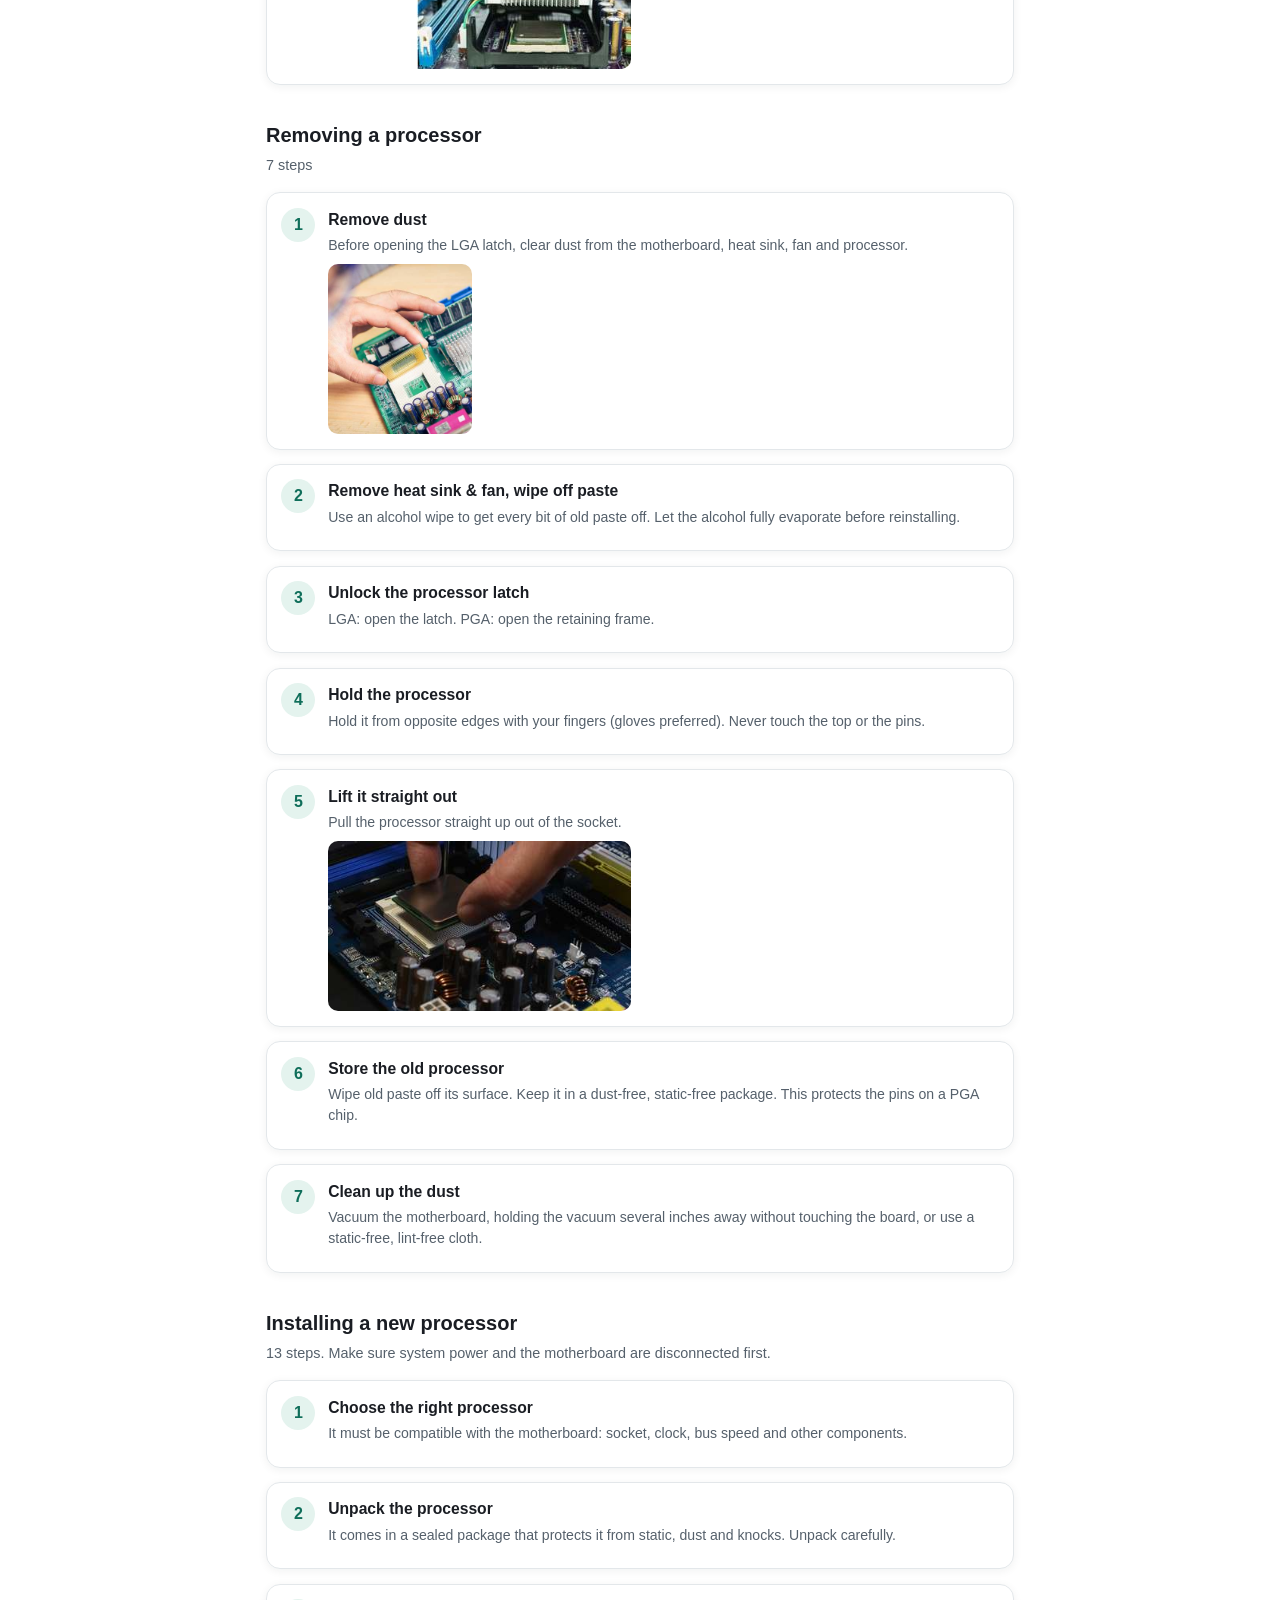
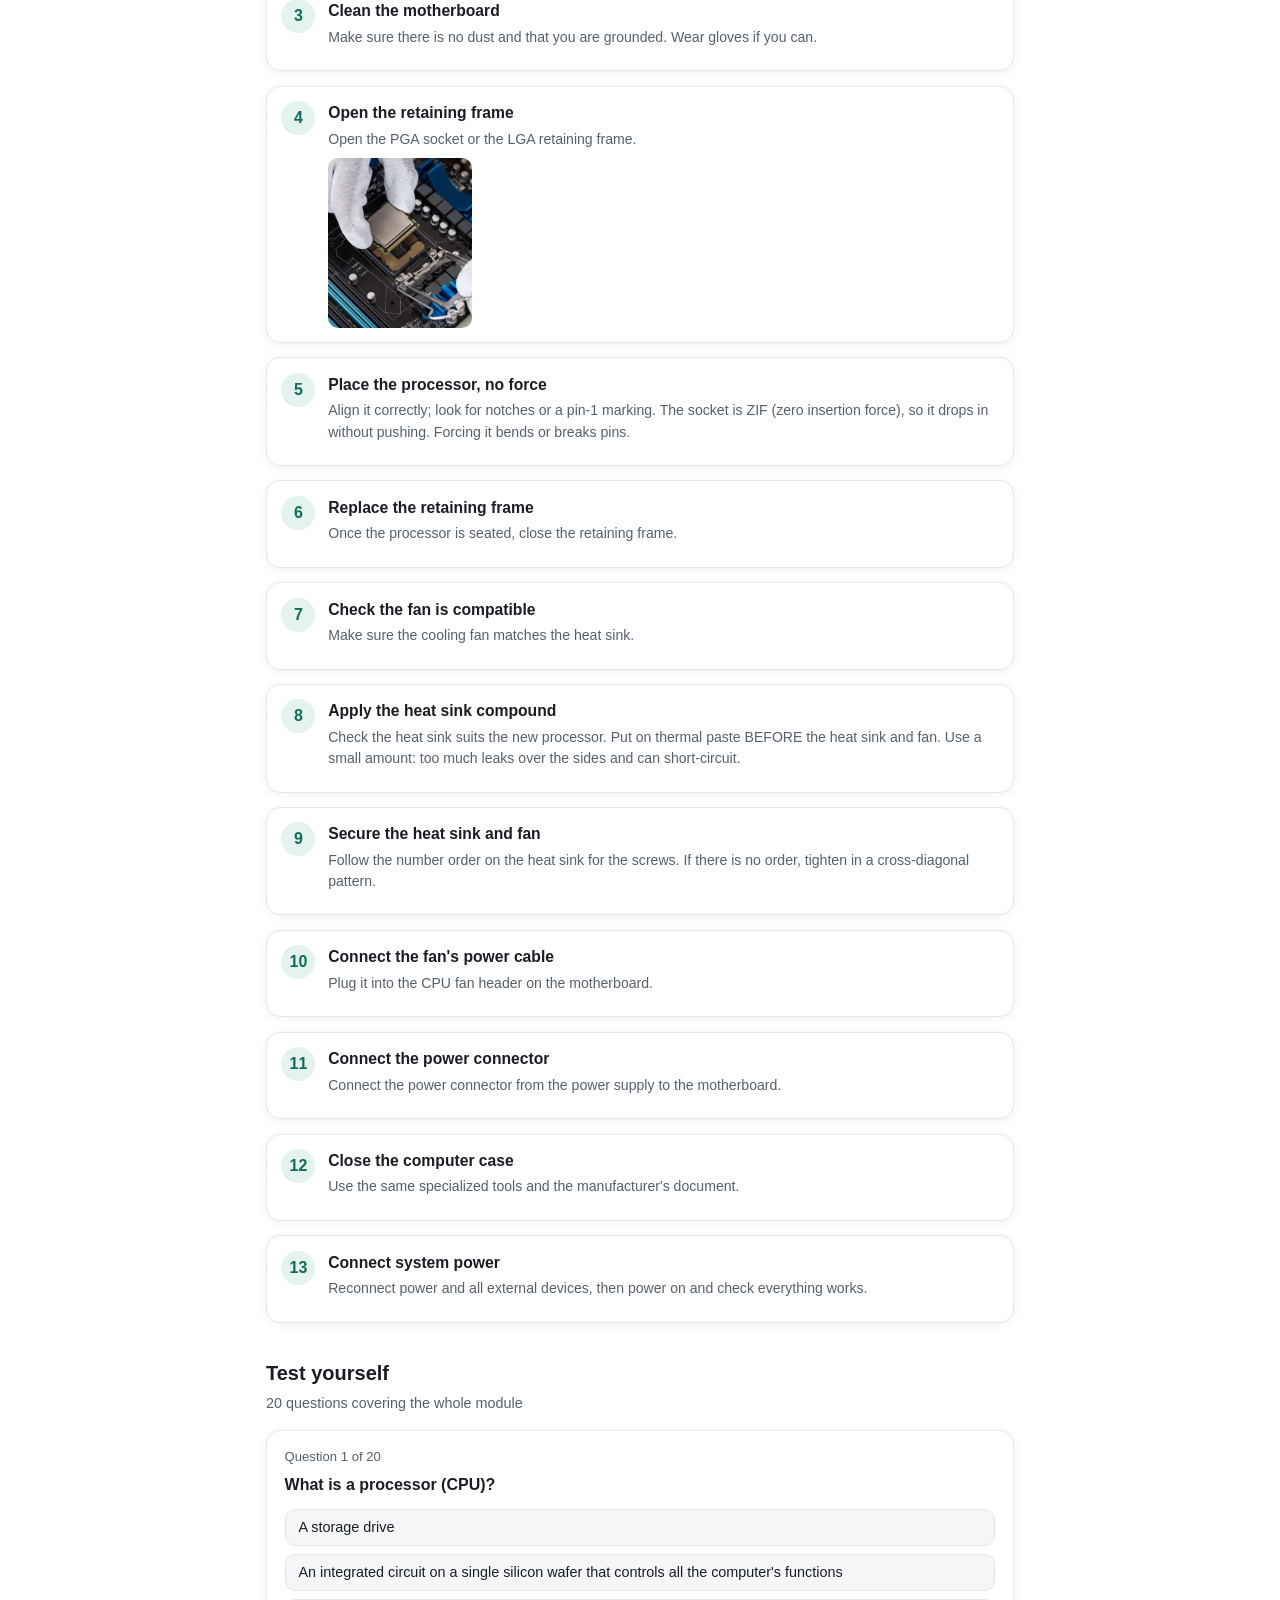
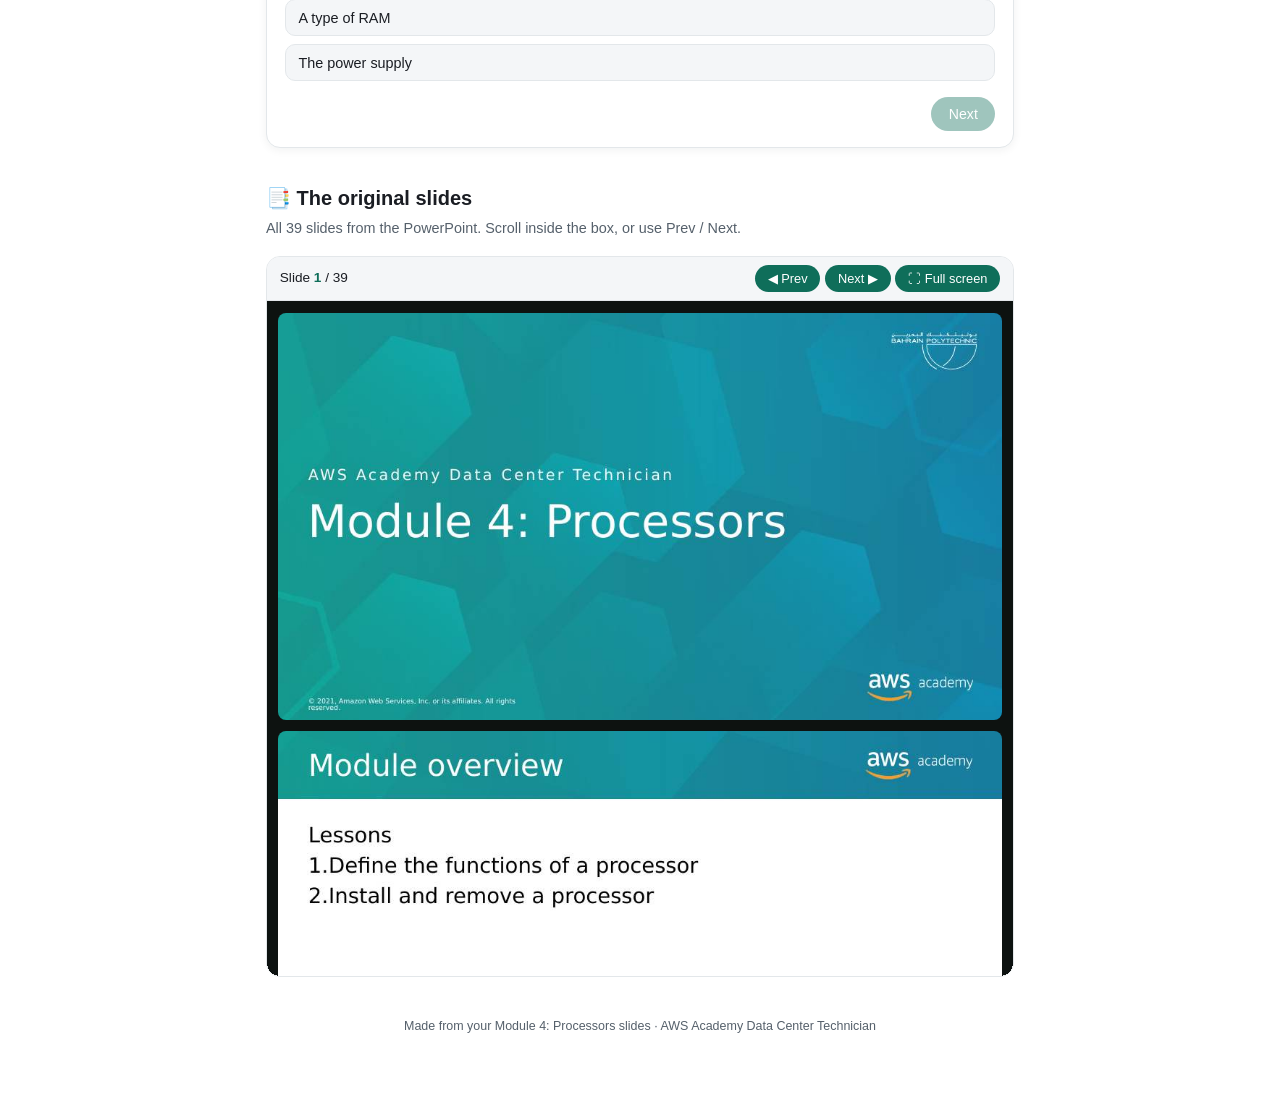
<file: module4/index.html>
<!DOCTYPE html>
<html lang="en">
<head>
<meta charset="UTF-8">
<meta name="viewport" content="width=device-width, initial-scale=1, viewport-fit=cover">
<title>Processors, Made Simple</title>
<style>
:root{--bg:#fff;--bg-soft:#f4f6f8;--text:#1a1d23;--text-soft:#55606b;--accent:#0f6e5a;--accent-soft:#e4f3ee;--card-bg:#fff;--card-border:#e3e7ea;--shadow:0 2px 10px rgba(20,30,40,.06);--good:#1b7a3d;--bad:#c0392b;--svg-box:#f4f6f8;--svg-on:#ffe8a3;
box-sizing:border-box;padding-top:env(safe-area-inset-top,0px);padding-bottom:env(safe-area-inset-bottom,0px)}
@media(prefers-color-scheme:dark){:root:not([data-theme="light"]){--bg:#14171a;--bg-soft:#1c2024;--text:#eef1f3;--text-soft:#a7b0b8;--accent:#4fd8ad;--accent-soft:#1c2f2a;--card-bg:#1c2024;--card-border:#2b3136;--shadow:0 2px 14px rgba(0,0,0,.4);--svg-box:#242a2f;--svg-on:#6b5a1e}}
:root[data-theme="dark"]{--bg:#14171a;--bg-soft:#1c2024;--text:#eef1f3;--text-soft:#a7b0b8;--accent:#4fd8ad;--accent-soft:#1c2f2a;--card-bg:#1c2024;--card-border:#2b3136;--shadow:0 2px 14px rgba(0,0,0,.4);--svg-box:#242a2f;--svg-on:#6b5a1e}
html{scroll-padding-top:calc(60px + env(safe-area-inset-top,0px))}
*{box-sizing:border-box}
body{margin:0;background:var(--bg);color:var(--text);font-family:-apple-system,BlinkMacSystemFont,"Segoe UI",Roboto,Helvetica,Arial,sans-serif;line-height:1.5}
header.hero{background:linear-gradient(135deg,var(--accent),#0a4f42);color:#fff;padding:2.4rem 1.2rem 2rem;text-align:center}
header.hero h1{margin:0 0 .4rem;font-size:1.7rem}
header.hero p{margin:0 auto;opacity:.9;font-size:.95rem;max-width:520px}
nav.tabs{position:sticky;top:env(safe-area-inset-top,0px);z-index:10;display:flex;overflow-x:auto;gap:.3rem;background:var(--bg);border-bottom:1px solid var(--card-border);padding:.5rem .6rem}
nav.tabs a{flex:none;text-decoration:none;color:var(--text-soft);font-size:.82rem;padding:.45rem .8rem;border-radius:999px;white-space:nowrap}
nav.tabs a:hover{background:var(--accent-soft);color:var(--accent)}
main{max-width:780px;margin:0 auto;padding:1.2rem 1rem 3rem}
section{margin:2.2rem 0}
section h2{font-size:1.25rem;margin:0 0 .3rem}
.sub{color:var(--text-soft);font-size:.9rem;margin:0 0 1rem}
.card{background:var(--card-bg);border:1px solid var(--card-border);border-radius:14px;box-shadow:var(--shadow);padding:1rem 1.1rem;margin-bottom:1rem}
.card img{max-width:100%;max-height:170px;border-radius:10px;display:block;margin:.5rem 0}
.card ul{margin:.4rem 0 0;padding-left:1.1rem;color:var(--text-soft);font-size:.9rem}
.sock-head{display:flex;align-items:center;gap:.6rem}
.sock-head h3{margin:0;font-size:1rem}
.badge{background:var(--accent);color:#fff;font-weight:700;border-radius:8px;padding:.15rem .55rem;font-size:.85rem}
.mini-grid{display:grid;gap:.6rem;margin-top:.8rem}
.mini{background:var(--bg-soft);border-radius:10px;padding:.65rem .8rem}
.mini strong{display:block;font-size:.92rem}
.mini em{display:block;font-size:.78rem;color:var(--accent);font-style:normal;font-weight:600;margin-bottom:.2rem}
.mini span{font-size:.86rem;color:var(--text-soft)}
svg.arch{width:100%;height:auto;display:block}
svg .blk{fill:var(--svg-box);stroke:var(--accent);stroke-width:1.5;cursor:pointer;transition:fill .15s}
svg .blk.on{fill:var(--svg-on)}
svg text{fill:var(--text);font-size:13px;pointer-events:none;font-family:inherit}
svg .lbl{fill:var(--text-soft);font-size:11px}
svg .arrow{stroke:var(--text-soft);stroke-width:1.5;fill:none;marker-end:url(#ah)}
#info{margin-top:.8rem;background:var(--accent-soft);border-radius:10px;padding:.7rem .9rem;font-size:.9rem;min-height:4.5rem}
#info strong{display:block;color:var(--accent)}
.speed{display:flex;gap:.4rem;align-items:center;flex-wrap:wrap;font-size:.85rem;margin-top:.6rem}
.speed span{background:var(--bg-soft);border-radius:999px;padding:.25rem .7rem}
.steps{display:flex;flex-direction:column;gap:.9rem}
.step{display:flex;gap:.8rem;background:var(--card-bg);border:1px solid var(--card-border);border-radius:14px;padding:.9rem;box-shadow:var(--shadow)}
.step-num{flex:none;width:34px;height:34px;border-radius:50%;background:var(--accent-soft);color:var(--accent);display:flex;align-items:center;justify-content:center;font-weight:700}
.step-content h4{margin:0 0 .25rem;font-size:.98rem}
.step-content p{margin:0 0 .5rem;color:var(--text-soft);font-size:.88rem}
.step-content img{max-width:100%;max-height:170px;border-radius:10px;display:block}
.tip{background:var(--accent-soft);border-left:4px solid var(--accent);border-radius:8px;padding:.7rem .9rem;font-size:.88rem;margin-top:1rem}
.quiz-q{font-weight:600;margin:.4rem 0 .7rem}
.quiz-opts{display:flex;flex-direction:column;gap:.5rem;margin-bottom:.6rem}
.quiz-opt{text-align:left;padding:.6rem .8rem;border-radius:10px;border:1px solid var(--card-border);background:var(--bg-soft);cursor:pointer;font-size:.9rem;color:var(--text);font-family:inherit}
.quiz-opt:disabled{cursor:default}
.quiz-opt.correct{background:rgba(27,122,61,.18);border-color:var(--good)}
.quiz-opt.incorrect{background:rgba(192,57,43,.18);border-color:var(--bad)}
.quiz-exp{display:none;font-size:.85rem;color:var(--text-soft);background:var(--bg-soft);padding:.6rem .8rem;border-radius:10px}
.quiz-nav{display:flex;justify-content:flex-end;margin-top:1rem}
.quiz-nav button,.quiz-result button{background:var(--accent);color:#fff;border:none;padding:.55rem 1.1rem;border-radius:999px;font-size:.88rem;cursor:pointer}
.quiz-nav button:disabled{opacity:.4}
.quiz-progress{font-size:.82rem;color:var(--text-soft)}
.quiz-result{text-align:center;padding:1.5rem 1rem}
.score{font-size:2.2rem;font-weight:700;color:var(--accent)}
.footer-note{text-align:center;color:var(--text-soft);font-size:.78rem;margin-top:2.5rem}
</style>



<style>
.deck{border:1px solid var(--card-border);border-radius:14px;overflow:hidden;background:var(--card-bg)}
.deckbar{display:flex;justify-content:space-between;align-items:center;gap:.5rem;flex-wrap:wrap;padding:.55rem .8rem;border-bottom:1px solid var(--card-border);background:var(--bg-soft);font-size:.85rem}
.deckbar b{color:var(--accent)}
.deckbar button{background:var(--accent);color:#fff;border:none;border-radius:999px;padding:.35rem .8rem;font-size:.8rem;cursor:pointer;margin-left:.3rem;font-family:inherit}
.deckscroll{max-height:75vh;overflow-y:auto;padding:.7rem;background:#0d1210;display:flex;flex-direction:column;gap:.7rem;-webkit-overflow-scrolling:touch}
.deckscroll img{width:100%;height:auto;aspect-ratio:16/9;display:block;border-radius:8px;background:#fff}
.deck:fullscreen .deckscroll{max-height:calc(100vh - 52px)}
</style></head>
<body>
<header class="hero">
  <h1>🧠 Processors, Made Simple</h1>
  <p>Everything from your Module 4 slides explained in plain language, with pictures and a quiz.</p>
</header>
<nav class="tabs">
  <a href="#what">What is a CPU</a><a href="#inside">Inside</a><a href="#sockets">Sockets</a><a href="#access">Access</a><a href="#remove">Remove</a><a href="#install">Install</a><a href="#quiz">Quiz</a>
<a href="#slides">Slides</a></nav>
<main>

<section id="what">
  <h2>What is a processor?</h2>
  <p class="sub">Also called the CPU (central processing unit)</p>
  <div class="card">
    <p>The CPU is the <strong>brain</strong> of the computer. It is an integrated circuit built on a single silicon wafer, and it controls all the functions of the computer. It receives and sends instructions and data to peripheral devices and other components.</p>
    <p>Modern processors follow the <strong>Von Neumann architecture</strong>: the program and the data are stored in the <em>same</em> memory. (Earlier machines stored only instructions, so reprogramming was hard and manual.) They are built around digital logic.</p>
    <p>A processor must be installed on a motherboard so it can talk to system memory and peripherals.</p>
  </div>
</section>

<section id="inside">
  <h2>Inside a processor</h2>
  <p class="sub">Tap any block in the diagram to learn what it does</p>
  <div class="card">
    <svg class="arch" viewBox="0 0 420 300" role="img" aria-label="CPU block diagram">
      <defs><marker id="ah" viewBox="0 0 10 10" refX="9" refY="5" markerWidth="6" markerHeight="6" orient="auto"><path d="M0 0L10 5L0 10z" fill="currentColor" style="fill:var(--text-soft)"/></marker></defs>
      <rect x="95" y="10" width="230" height="190" rx="10" fill="none" stroke="var(--text-soft)" stroke-dasharray="5 4"/>
      <text class="lbl" x="105" y="26">CPU (microprocessor)</text>
      <rect class="blk" data-k="cu" x="115" y="36" width="190" height="34" rx="6"/><text x="210" y="58" text-anchor="middle">Control Unit (CU)</text>
      <rect class="blk" data-k="alu" x="115" y="80" width="190" height="34" rx="6"/><text x="210" y="102" text-anchor="middle">Arithmetic Logic Unit (ALU)</text>
      <rect class="blk" data-k="reg" x="115" y="124" width="190" height="34" rx="6"/><text x="210" y="146" text-anchor="middle">Registers</text>
      <rect class="blk" data-k="cache" x="115" y="164" width="190" height="30" rx="6"/><text x="210" y="184" text-anchor="middle">Cache (optional)</text>
      <rect class="blk" data-k="io" x="10" y="90" width="70" height="40" rx="6"/><text x="45" y="115" text-anchor="middle">Input</text>
      <rect class="blk" data-k="io" x="340" y="90" width="70" height="40" rx="6"/><text x="375" y="115" text-anchor="middle">Output</text>
      <path class="arrow" d="M80 110H113"/><path class="arrow" d="M307 110H338"/>
      <rect class="blk" data-k="mem" x="115" y="240" width="190" height="40" rx="6"/><text x="210" y="265" text-anchor="middle">Memory (RAM): program + data</text>
      <path class="arrow" d="M210 202V238"/>
    </svg>
    <div id="info"><strong>Tap a block</strong>Try the Control Unit first.</div>
  </div>
  <div class="card">
    <strong>The five key players</strong>
    <div class="mini-grid"><div class="mini"><strong>Control Unit (CU)</strong><em>The boss / traffic director</em><span>Reads the instructions and sends out digital signals that tell the other parts what to do. Example: when it reads &#x27;add two numbers&#x27;, it switches on the addition circuit.</span></div><div class="mini"><strong>Arithmetic Logic Unit (ALU)</strong><em>The calculator</em><span>Does the actual math: addition, subtraction, multiplication, division. Also does logic operations: OR, AND, NOR, NOT.</span></div><div class="mini"><strong>Input/Output units (I/O)</strong><em>The messenger</em><span>Sends and receives instructions and data to and from system memory (RAM) and peripherals (mouse, keyboard, monitor, printer).</span></div><div class="mini"><strong>Registers</strong><em>The fastest tiny notepad</em><span>Small memory inside the CPU that holds the input values and the result. They are the fastest memory there is. Their size sets the CPU&#x27;s capacity: a 32-bit CPU handles inputs up to 32 bits, a 64-bit CPU up to 64 bits.</span></div><div class="mini"><strong>Cache</strong><em>The quick-access shelf (optional)</em><span>Temporary storage built into the CPU chip. Faster than RAM but slower than registers. In modern chips it can take up to 50% of the chip area.</span></div></div>
    <div class="speed"><b>Speed:</b><span>Registers (fastest)</span> → <span>Cache</span> → <span>RAM (slower)</span></div>
    <div class="tip"><b>Remember:</b> The CU, ALU and I/O units are the essential parts. Registers store input and results. Cache is optional but important.</div>
  </div>
</section>

<section id="sockets">
  <h2>Processor sockets</h2>
  <p class="sub">A processor's pins must match the motherboard's socket. There are four main types.</p>
  <div class="card"><div class="sock-head"><span class="badge">DIP</span><h3>Dual Inline Package</h3></div><img src="[data-uri]" alt="DIP" loading="lazy"><ul><li>Used in the very first microprocessors (Intel 8086 and 8088)</li><li>Allowed solder-free installation for PC makers</li></ul></div><div class="card"><div class="sock-head"><span class="badge">SIP</span><h3>Single Inline Package</h3></div><img src="[data-uri]" alt="SIP" loading="lazy"><ul><li>Also called a &#x27;slot 1&#x27; processor</li><li>Used in Intel Pentium II and III and matching Celeron versions</li></ul></div><div class="card"><div class="sock-head"><span class="badge">PGA</span><h3>Pin Grid Array</h3></div><img src="[data-uri]" alt="PGA" loading="lazy"><ul><li>The pins are on the processor and go into holes in the socket</li><li>Name is PGA + the number of pins (e.g. PGA 478)</li><li>Most processors come in PGA form</li></ul></div><div class="card"><div class="sock-head"><span class="badge">LGA</span><h3>Land Grid Array</h3></div><img src="[data-uri]" alt="LGA" loading="lazy"><ul><li>The socket has the pins; they touch pads on the processor&#x27;s body</li><li>Used in Intel Pentium 4 and matching Celeron, early Xeon servers, and modern Intel i7</li></ul></div>
  <div class="tip"><b>Be gentle:</b> sockets use <b>ZIF</b> (zero insertion force). It is easy to bend or snap a pin, which can cause permanent or on-and-off problems like broken data, bad timing or overheating.</div>
</section>

<section id="access">
  <h2>Accessing a processor</h2>
  <p class="sub">5 steps before you can take the processor out</p>
  <div class="steps"><div class="step"><div class="step-num">1</div><div class="step-content"><h4>Turn off the computer</h4><p>Make sure it is off and the power cord is unplugged. On a laptop, also detach the battery. Disconnect all external cables.</p></div></div>
<div class="step"><div class="step-num">2</div><div class="step-content"><h4>Release body static</h4><p>Static electricity can ruin a whole circuit. Wear an ESD (anti-static) wrist band and be properly grounded.</p><img src="[data-uri]" alt="Release body static" loading="lazy"></div></div>
<div class="step"><div class="step-num">3</div><div class="step-content"><h4>Open the computer case</h4><p>Every case opens differently and may need special tools. Check the manufacturer&#x27;s documentation.</p><img src="[data-uri]" alt="Open the computer case" loading="lazy"></div></div>
<div class="step"><div class="step-num">4</div><div class="step-content"><h4>Unplug the power connectors</h4><p>Unplug the power connector from the power supply to the motherboard, and the processor fan&#x27;s connector.</p><img src="[data-uri]" alt="Unplug the power connectors" loading="lazy"></div></div>
<div class="step"><div class="step-num">5</div><div class="step-content"><h4>Remove the heat sink and cooler fan</h4><p>Carefully unlock them. If stuck on with thermal paste, wipe it ALL off with an alcohol wipe. Old paste causes heat problems later or too much paste when new paste goes on.</p><img src="[data-uri]" alt="Remove the heat sink and cooler fan" loading="lazy"></div></div></div>
</section>

<section id="remove">
  <h2>Removing a processor</h2>
  <p class="sub">7 steps</p>
  <div class="steps"><div class="step"><div class="step-num">1</div><div class="step-content"><h4>Remove dust</h4><p>Before opening the LGA latch, clear dust from the motherboard, heat sink, fan and processor.</p><img src="[data-uri]" alt="Remove dust" loading="lazy"></div></div>
<div class="step"><div class="step-num">2</div><div class="step-content"><h4>Remove heat sink &amp; fan, wipe off paste</h4><p>Use an alcohol wipe to get every bit of old paste off. Let the alcohol fully evaporate before reinstalling.</p></div></div>
<div class="step"><div class="step-num">3</div><div class="step-content"><h4>Unlock the processor latch</h4><p>LGA: open the latch. PGA: open the retaining frame.</p></div></div>
<div class="step"><div class="step-num">4</div><div class="step-content"><h4>Hold the processor</h4><p>Hold it from opposite edges with your fingers (gloves preferred). Never touch the top or the pins.</p></div></div>
<div class="step"><div class="step-num">5</div><div class="step-content"><h4>Lift it straight out</h4><p>Pull the processor straight up out of the socket.</p><img src="[data-uri]" alt="Lift it straight out" loading="lazy"></div></div>
<div class="step"><div class="step-num">6</div><div class="step-content"><h4>Store the old processor</h4><p>Wipe old paste off its surface. Keep it in a dust-free, static-free package. This protects the pins on a PGA chip.</p></div></div>
<div class="step"><div class="step-num">7</div><div class="step-content"><h4>Clean up the dust</h4><p>Vacuum the motherboard, holding the vacuum several inches away without touching the board, or use a static-free, lint-free cloth.</p></div></div></div>
</section>

<section id="install">
  <h2>Installing a new processor</h2>
  <p class="sub">13 steps. Make sure system power and the motherboard are disconnected first.</p>
  <div class="steps"><div class="step"><div class="step-num">1</div><div class="step-content"><h4>Choose the right processor</h4><p>It must be compatible with the motherboard: socket, clock, bus speed and other components.</p></div></div>
<div class="step"><div class="step-num">2</div><div class="step-content"><h4>Unpack the processor</h4><p>It comes in a sealed package that protects it from static, dust and knocks. Unpack carefully.</p></div></div>
<div class="step"><div class="step-num">3</div><div class="step-content"><h4>Clean the motherboard</h4><p>Make sure there is no dust and that you are grounded. Wear gloves if you can.</p></div></div>
<div class="step"><div class="step-num">4</div><div class="step-content"><h4>Open the retaining frame</h4><p>Open the PGA socket or the LGA retaining frame.</p><img src="[data-uri]" alt="Open the retaining frame" loading="lazy"></div></div>
<div class="step"><div class="step-num">5</div><div class="step-content"><h4>Place the processor, no force</h4><p>Align it correctly; look for notches or a pin-1 marking. The socket is ZIF (zero insertion force), so it drops in without pushing. Forcing it bends or breaks pins.</p></div></div>
<div class="step"><div class="step-num">6</div><div class="step-content"><h4>Replace the retaining frame</h4><p>Once the processor is seated, close the retaining frame.</p></div></div>
<div class="step"><div class="step-num">7</div><div class="step-content"><h4>Check the fan is compatible</h4><p>Make sure the cooling fan matches the heat sink.</p></div></div>
<div class="step"><div class="step-num">8</div><div class="step-content"><h4>Apply the heat sink compound</h4><p>Check the heat sink suits the new processor. Put on thermal paste BEFORE the heat sink and fan. Use a small amount: too much leaks over the sides and can short-circuit.</p></div></div>
<div class="step"><div class="step-num">9</div><div class="step-content"><h4>Secure the heat sink and fan</h4><p>Follow the number order on the heat sink for the screws. If there is no order, tighten in a cross-diagonal pattern.</p></div></div>
<div class="step"><div class="step-num">10</div><div class="step-content"><h4>Connect the fan&#x27;s power cable</h4><p>Plug it into the CPU fan header on the motherboard.</p></div></div>
<div class="step"><div class="step-num">11</div><div class="step-content"><h4>Connect the power connector</h4><p>Connect the power connector from the power supply to the motherboard.</p></div></div>
<div class="step"><div class="step-num">12</div><div class="step-content"><h4>Close the computer case</h4><p>Use the same specialized tools and the manufacturer&#x27;s document.</p></div></div>
<div class="step"><div class="step-num">13</div><div class="step-content"><h4>Connect system power</h4><p>Reconnect power and all external devices, then power on and check everything works.</p></div></div></div>
</section>

<section id="quiz">
  <h2>Test yourself</h2>
  <p class="sub">20 questions covering the whole module</p>
  <div class="card" id="quizCard"></div>
</section>




<section id="slides"><h2>📑 The original slides</h2>
<p class="sub">All 39 slides from the PowerPoint. Scroll inside the box, or use Prev / Next.</p>
<div class="deck" id="deck"><div class="deckbar"><span id="deckcount">Slide <b>1</b> / 39</span><span><button type="button" onclick="deckGo(-1)">◀ Prev</button><button type="button" onclick="deckGo(1)">Next ▶</button><button type="button" onclick="deckFull()">⛶ Full screen</button></span></div>
<div class="deckscroll" id="deckscroll">
<img src="m4-slide-01.jpg" width="1000" height="563" loading="lazy" alt="Slide 1 of 39">
<img src="m4-slide-02.jpg" width="1000" height="563" loading="lazy" alt="Slide 2 of 39">
<img src="m4-slide-03.jpg" width="1000" height="563" loading="lazy" alt="Slide 3 of 39">
<img src="m4-slide-04.jpg" width="1000" height="563" loading="lazy" alt="Slide 4 of 39">
<img src="m4-slide-05.jpg" width="1000" height="563" loading="lazy" alt="Slide 5 of 39">
<img src="m4-slide-06.jpg" width="1000" height="563" loading="lazy" alt="Slide 6 of 39">
<img src="m4-slide-07.jpg" width="1000" height="563" loading="lazy" alt="Slide 7 of 39">
<img src="m4-slide-08.jpg" width="1000" height="563" loading="lazy" alt="Slide 8 of 39">
<img src="m4-slide-09.jpg" width="1000" height="563" loading="lazy" alt="Slide 9 of 39">
<img src="m4-slide-10.jpg" width="1000" height="563" loading="lazy" alt="Slide 10 of 39">
<img src="m4-slide-11.jpg" width="1000" height="563" loading="lazy" alt="Slide 11 of 39">
<img src="m4-slide-12.jpg" width="1000" height="563" loading="lazy" alt="Slide 12 of 39">
<img src="m4-slide-13.jpg" width="1000" height="563" loading="lazy" alt="Slide 13 of 39">
<img src="m4-slide-14.jpg" width="1000" height="563" loading="lazy" alt="Slide 14 of 39">
<img src="m4-slide-15.jpg" width="1000" height="563" loading="lazy" alt="Slide 15 of 39">
<img src="m4-slide-16.jpg" width="1000" height="563" loading="lazy" alt="Slide 16 of 39">
<img src="m4-slide-17.jpg" width="1000" height="563" loading="lazy" alt="Slide 17 of 39">
<img src="m4-slide-18.jpg" width="1000" height="563" loading="lazy" alt="Slide 18 of 39">
<img src="m4-slide-19.jpg" width="1000" height="563" loading="lazy" alt="Slide 19 of 39">
<img src="m4-slide-20.jpg" width="1000" height="563" loading="lazy" alt="Slide 20 of 39">
<img src="m4-slide-21.jpg" width="1000" height="563" loading="lazy" alt="Slide 21 of 39">
<img src="m4-slide-22.jpg" width="1000" height="563" loading="lazy" alt="Slide 22 of 39">
<img src="m4-slide-23.jpg" width="1000" height="563" loading="lazy" alt="Slide 23 of 39">
<img src="m4-slide-24.jpg" width="1000" height="563" loading="lazy" alt="Slide 24 of 39">
<img src="m4-slide-25.jpg" width="1000" height="563" loading="lazy" alt="Slide 25 of 39">
<img src="m4-slide-26.jpg" width="1000" height="563" loading="lazy" alt="Slide 26 of 39">
<img src="m4-slide-27.jpg" width="1000" height="563" loading="lazy" alt="Slide 27 of 39">
<img src="m4-slide-28.jpg" width="1000" height="563" loading="lazy" alt="Slide 28 of 39">
<img src="m4-slide-29.jpg" width="1000" height="563" loading="lazy" alt="Slide 29 of 39">
<img src="m4-slide-30.jpg" width="1000" height="563" loading="lazy" alt="Slide 30 of 39">
<img src="m4-slide-31.jpg" width="1000" height="563" loading="lazy" alt="Slide 31 of 39">
<img src="m4-slide-32.jpg" width="1000" height="563" loading="lazy" alt="Slide 32 of 39">
<img src="m4-slide-33.jpg" width="1000" height="563" loading="lazy" alt="Slide 33 of 39">
<img src="m4-slide-34.jpg" width="1000" height="563" loading="lazy" alt="Slide 34 of 39">
<img src="m4-slide-35.jpg" width="1000" height="563" loading="lazy" alt="Slide 35 of 39">
<img src="m4-slide-36.jpg" width="1000" height="563" loading="lazy" alt="Slide 36 of 39">
<img src="m4-slide-37.jpg" width="1000" height="563" loading="lazy" alt="Slide 37 of 39">
<img src="m4-slide-38.jpg" width="1000" height="563" loading="lazy" alt="Slide 38 of 39">
<img src="m4-slide-39.jpg" width="1000" height="563" loading="lazy" alt="Slide 39 of 39">
</div></div></section>
<script>
(function(){
  var box=document.getElementById('deckscroll'), imgs=box.getElementsByTagName('img'), cur=0, total=39;
  function setCur(i){ cur=i; document.getElementById('deckcount').innerHTML='Slide <b>'+(i+1)+'</b> / '+total; }
  var tick=false;
  function update(){ var top=box.scrollTop+box.offsetTop, i=0; for(;i<imgs.length-1;i++){ if(imgs[i].offsetTop+imgs[i].offsetHeight/2>top) break; } setCur(i); }
  box.addEventListener('scroll',function(){ if(!tick){ tick=true; requestAnimationFrame(function(){ tick=false; update(); }); } });
  update();
  window.deckGo=function(d){ var t=Math.max(0,Math.min(total-1,cur+d)); box.scrollTo({top:imgs[t].offsetTop-box.offsetTop-8,behavior:'smooth'}); };
  window.deckFull=function(){ var d=document.getElementById('deck'); if(document.fullscreenElement){document.exitFullscreen();} else if(d.requestFullscreen){d.requestFullscreen();} };
})();
</script>
<p class="footer-note">Made from your Module 4: Processors slides · AWS Academy Data Center Technician</p>
</main>

<script>
const PARTS = {"cu": {"t": "Control Unit (CU)", "s": "The boss / traffic director", "d": "Reads the instructions and sends out digital signals that tell the other parts what to do. Example: when it reads 'add two numbers', it switches on the addition circuit."}, "alu": {"t": "Arithmetic Logic Unit (ALU)", "s": "The calculator", "d": "Does the actual math: addition, subtraction, multiplication, division. Also does logic operations: OR, AND, NOR, NOT."}, "io": {"t": "Input/Output units (I/O)", "s": "The messenger", "d": "Sends and receives instructions and data to and from system memory (RAM) and peripherals (mouse, keyboard, monitor, printer)."}, "reg": {"t": "Registers", "s": "The fastest tiny notepad", "d": "Small memory inside the CPU that holds the input values and the result. They are the fastest memory there is. Their size sets the CPU's capacity: a 32-bit CPU handles inputs up to 32 bits, a 64-bit CPU up to 64 bits."}, "cache": {"t": "Cache", "s": "The quick-access shelf (optional)", "d": "Temporary storage built into the CPU chip. Faster than RAM but slower than registers. In modern chips it can take up to 50% of the chip area."}, "mem": {"t": "Memory (RAM)", "s": "Shared storage", "d": "Von Neumann design: the program AND the data are stored together in the same memory. Earlier computers stored only instructions, so reprogramming was hard and manual."}};
const info = document.getElementById('info');
document.querySelectorAll('svg .blk').forEach(b => b.addEventListener('click', () => {
  const p = PARTS[b.dataset.k];
  document.querySelectorAll('svg .blk').forEach(x => x.classList.toggle('on', x.dataset.k === b.dataset.k));
  info.innerHTML = '<strong>' + p.t + ' - ' + p.s + '</strong>' + p.d;
}));

const QUIZ = [{"q": "What is a processor (CPU)?", "o": ["A storage drive", "An integrated circuit on a single silicon wafer that controls all the computer's functions", "A type of RAM", "The power supply"], "a": 1, "x": "The CPU is the 'brain': an integrated circuit implemented on a single silicon wafer."}, {"q": "Modern CPUs follow the Von Neumann architecture. What does that mean?", "o": ["Only data is stored in memory", "Program and data are stored in the same memory", "There is no memory at all", "Instructions are typed in manually"], "a": 1, "x": "Von Neumann: both the program and the data share the same memory."}, {"q": "Which part reads instructions and generates signals that guide the other components?", "o": ["ALU", "Register", "Control Unit (CU)", "Cache"], "a": 2, "x": "The CU reads instructions and directs everything else."}, {"q": "Which part does addition, subtraction and logic operations like AND, OR, NOT?", "o": ["ALU", "CU", "I/O unit", "Cache"], "a": 0, "x": "The Arithmetic Logic Unit does arithmetic and logical operations."}, {"q": "What do the I/O units do?", "o": ["Store results", "Send and receive data to and from memory and peripherals", "Cool the CPU", "Hold the program"], "a": 1, "x": "I/O units connect the processor to RAM and devices like mouse, monitor and printer."}, {"q": "Which is the FASTEST memory location?", "o": ["RAM", "Cache", "Hard drive", "Registers"], "a": 3, "x": "Order fastest to slowest: registers, cache, RAM."}, {"q": "A 64-bit processor can work on inputs up to...", "o": ["32 bits", "64 bits", "128 bits", "8 bits"], "a": 1, "x": "Register size defines capacity: 64-bit CPU handles up to 64-bit inputs."}, {"q": "Cache is...", "o": ["Temporary storage inside the CPU chip, faster than RAM but slower than registers", "Permanent storage", "A type of socket", "A cooling fan"], "a": 0, "x": "Cache is temporary storage integrated with the CPU. It is optional but important."}, {"q": "Which socket was used in the Intel 8086 and 8088?", "o": ["LGA", "PGA", "SIP", "DIP"], "a": 3, "x": "DIP (Dual Inline Package) was used in the first microprocessors."}, {"q": "Which socket is also called 'slot 1'?", "o": ["SIP", "DIP", "PGA", "LGA"], "a": 0, "x": "SIP was used in Pentium II/III and comparable Celerons."}, {"q": "In an LGA socket, where are the pins?", "o": ["On the processor", "In the socket", "On the heat sink", "There are no pins"], "a": 1, "x": "In LGA the socket has the pins. In PGA the pins are on the processor."}, {"q": "Why wear an anti-static wrist band?", "o": ["To keep hands clean", "Static electricity can spoil an entire electronic circuit", "To hold the fan", "It is optional decoration"], "a": 1, "x": "Electrostatic damage can ruin circuits, so release body static first."}, {"q": "After removing the heat sink, what should you do next?", "o": ["Lift the processor out", "Unplug the fan's power cable", "Remove all old thermal paste with an alcohol wipe", "Release body static"], "a": 2, "x": "Old paste causes thermal issues and excess-paste problems later."}, {"q": "How should you hold a processor?", "o": ["By the pins", "By the top surface", "By opposite edges, without touching the top or pins", "With one hand only"], "a": 2, "x": "Hold opposite ends, preferably with gloves."}, {"q": "Where should a removed processor be stored?", "o": ["In a drawer", "In a dust-free, static-free package", "Loose on the desk", "Inside the case"], "a": 1, "x": "This also keeps PGA pins intact."}, {"q": "What does ZIF mean?", "o": ["Zero Insertion Force", "Zone Input Fan", "Zero Internal Fuse", "Zinc Iron Frame"], "a": 0, "x": "The processor drops into the socket without force. Forcing it bends or breaks pins."}, {"q": "What should you do BEFORE installing the heat sink and fan?", "o": ["Place the processor in the socket", "Apply the heat sink compound", "Connect the power supply", "Close the case"], "a": 1, "x": "Thermal paste goes on before the heat sink. Use a small amount."}, {"q": "No numbering order on the heat sink screws. How do you tighten?", "o": ["Left to right", "Any order", "Cross-diagonal pattern", "Only two screws"], "a": 2, "x": "Tighten in a cross-diagonal pattern for even pressure."}, {"q": "What happens if you use too much thermal paste?", "o": ["Better cooling", "It leaks over the sides and can cause short circuiting", "Nothing", "The CPU speeds up"], "a": 1, "x": "Use a small amount only."}, {"q": "What is the very last step when installing a processor?", "o": ["Apply paste", "Open the retaining frame", "Connect system power and external devices", "Unpack the processor"], "a": 2, "x": "Then power on and check everything works."}];
let qi = 0, score = 0, done = false;
function render() {
  const c = document.getElementById('quizCard');
  if (qi >= QUIZ.length) {
    c.innerHTML = '<div class="quiz-result"><div class="score">' + score + ' / ' + QUIZ.length + '</div><p>correct</p><button onclick="qi=0;score=0;render()">Try again</button></div>';
    return;
  }
  done = false;
  const q = QUIZ[qi];
  c.innerHTML = '<div class="quiz-progress">Question ' + (qi + 1) + ' of ' + QUIZ.length + '</div><p class="quiz-q">' + q.q + '</p><div class="quiz-opts">' +
    q.o.map((o, i) => '<button class="quiz-opt" onclick="pick(' + i + ')">' + o + '</button>').join('') +
    '</div><div class="quiz-exp" id="exp">' + q.x + '</div><div class="quiz-nav"><button id="nb" disabled onclick="qi++;render()">' + (qi === QUIZ.length - 1 ? 'See score' : 'Next') + '</button></div>';
}
function pick(i) {
  if (done) return; done = true;
  const q = QUIZ[qi], bs = document.querySelectorAll('.quiz-opt');
  bs.forEach(b => b.disabled = true);
  if (i === q.a) { bs[i].classList.add('correct'); score++; } else { bs[i].classList.add('incorrect'); bs[q.a].classList.add('correct'); }
  document.getElementById('exp').style.display = 'block';
  document.getElementById('nb').disabled = false;
}
render();
</script>
</body>
</html>
</file>
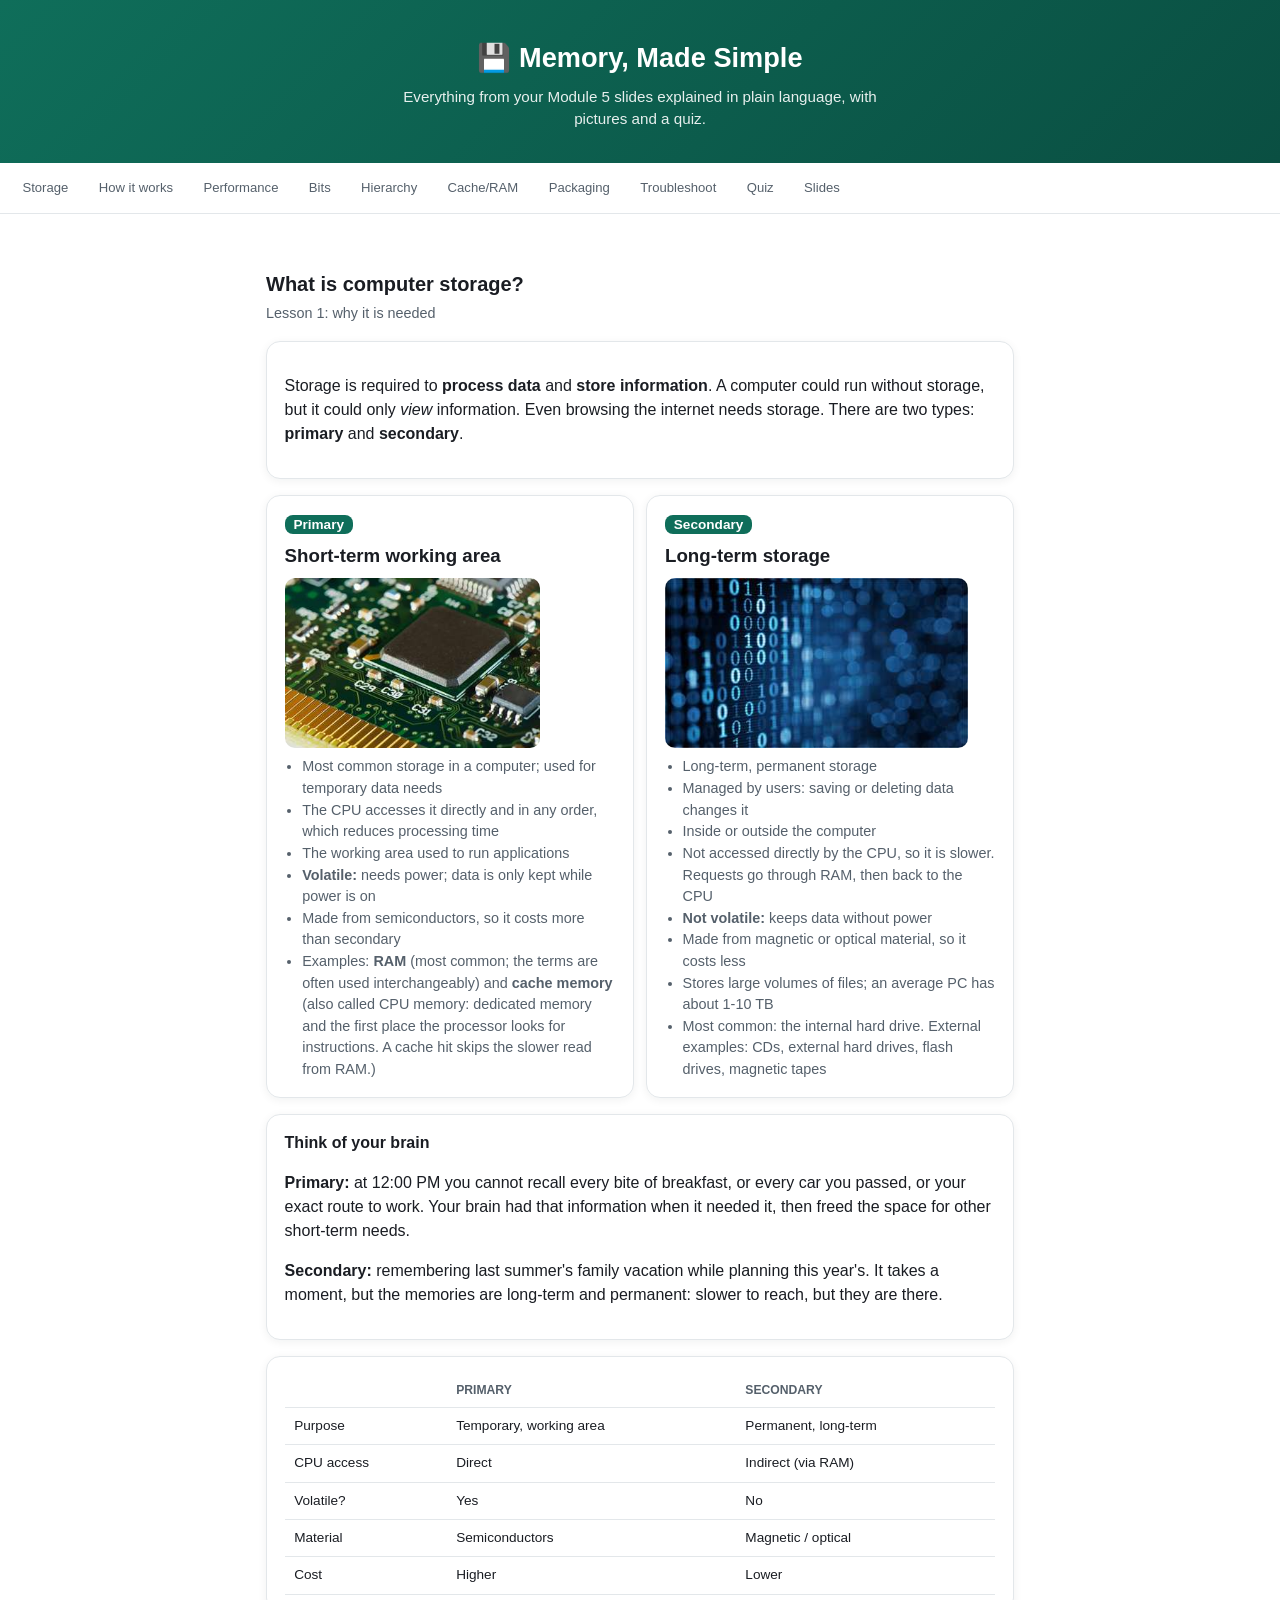
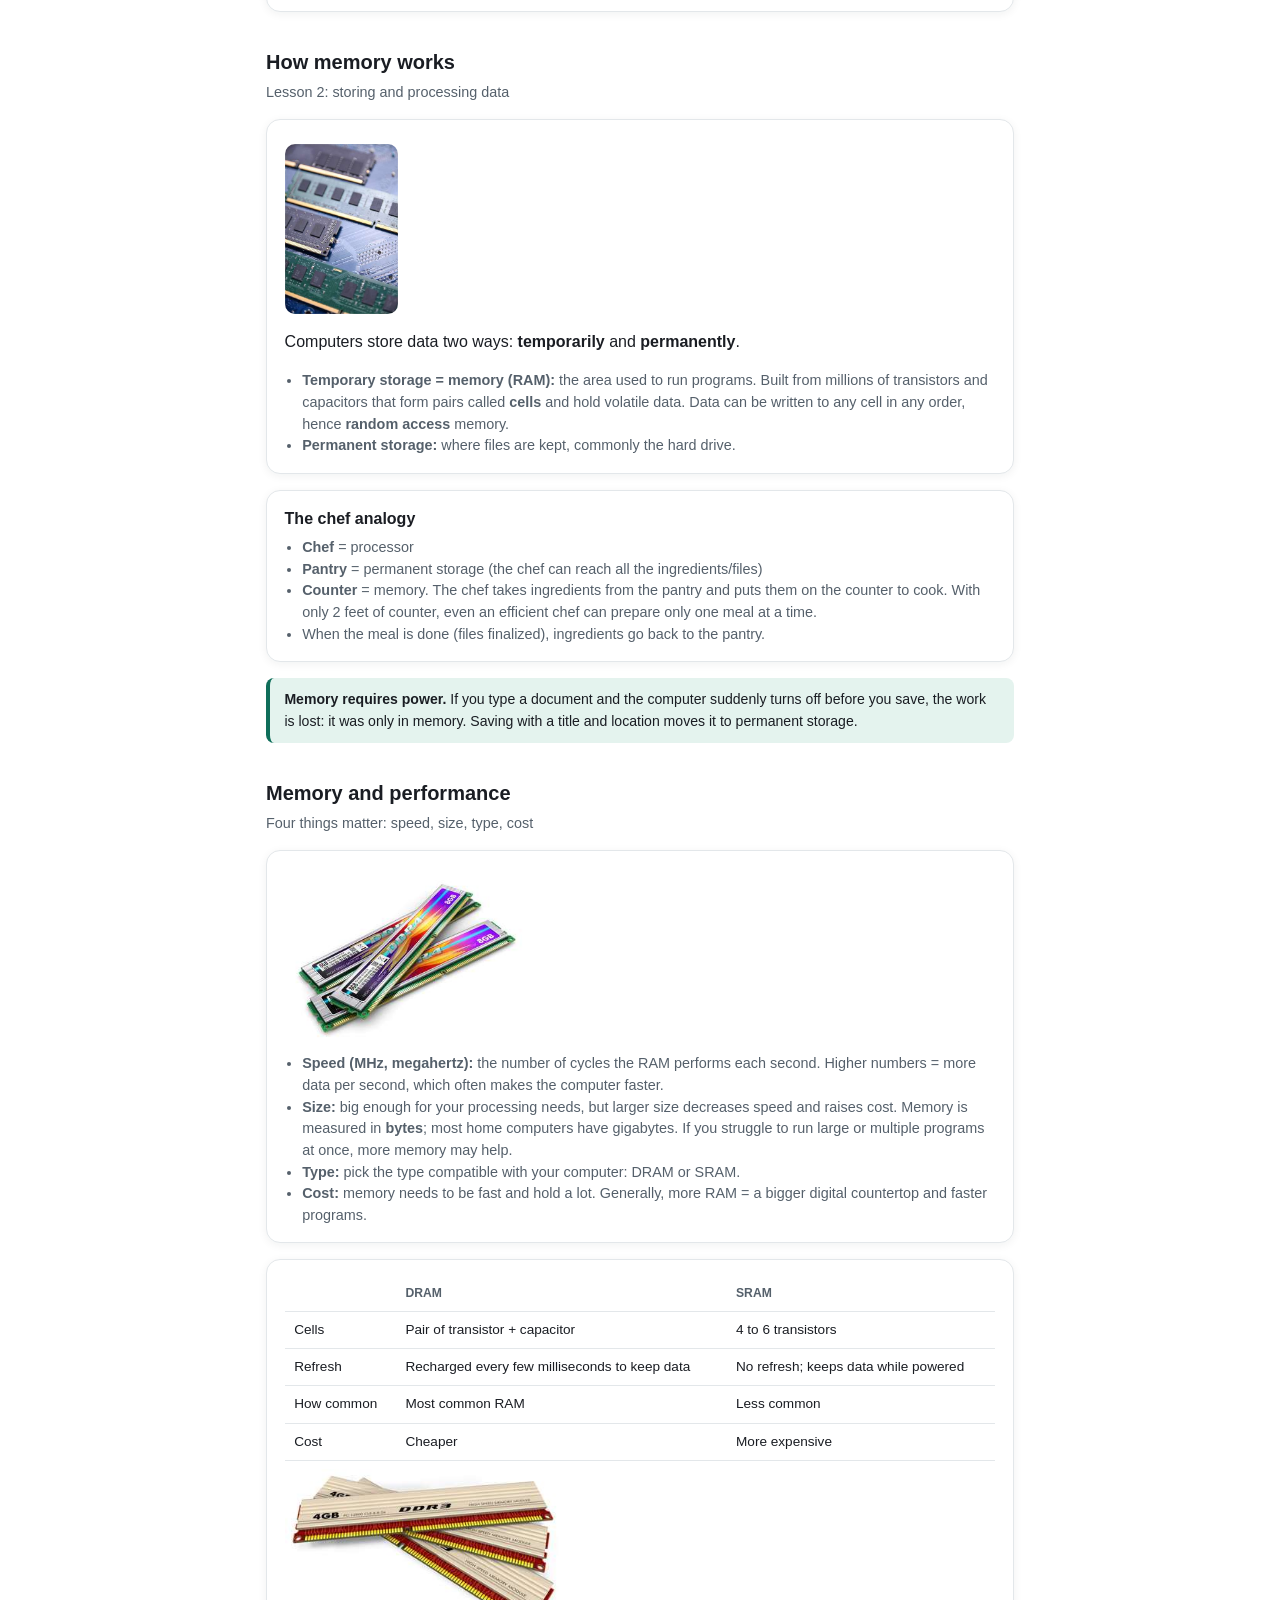
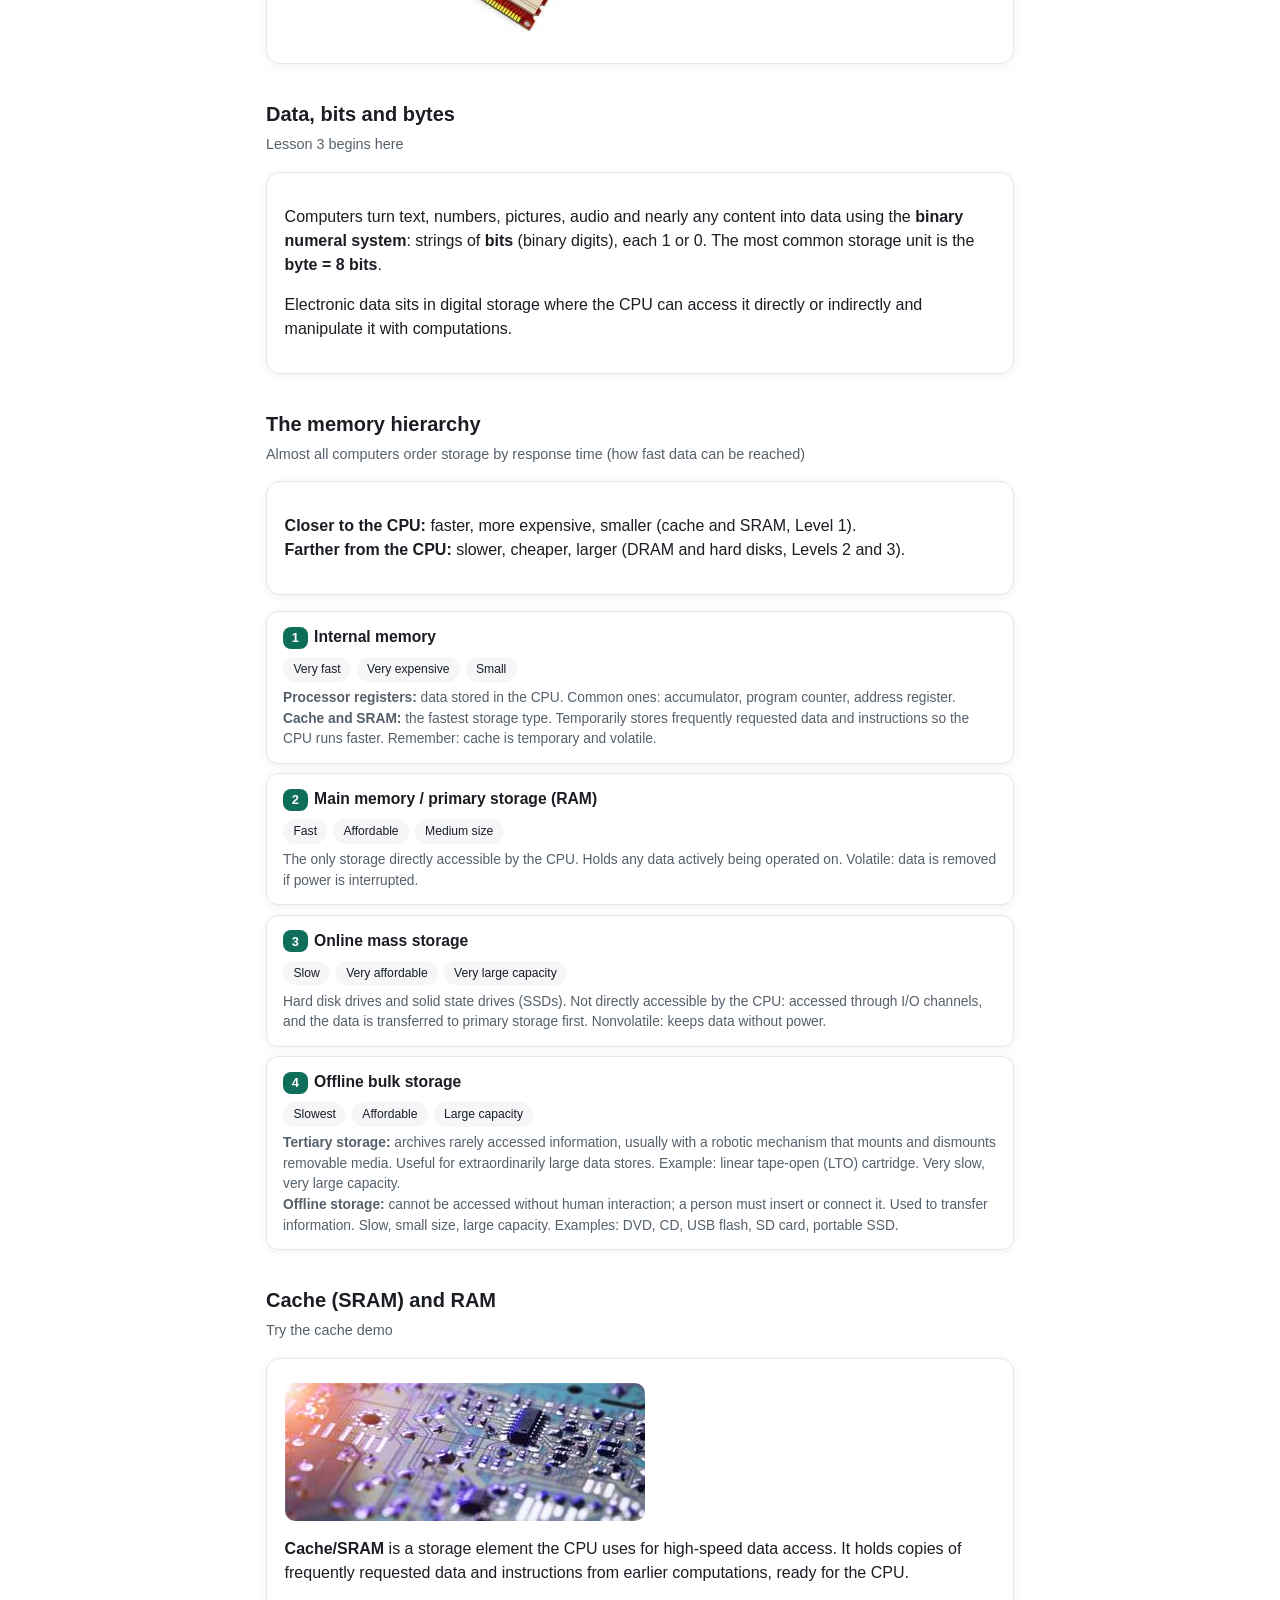
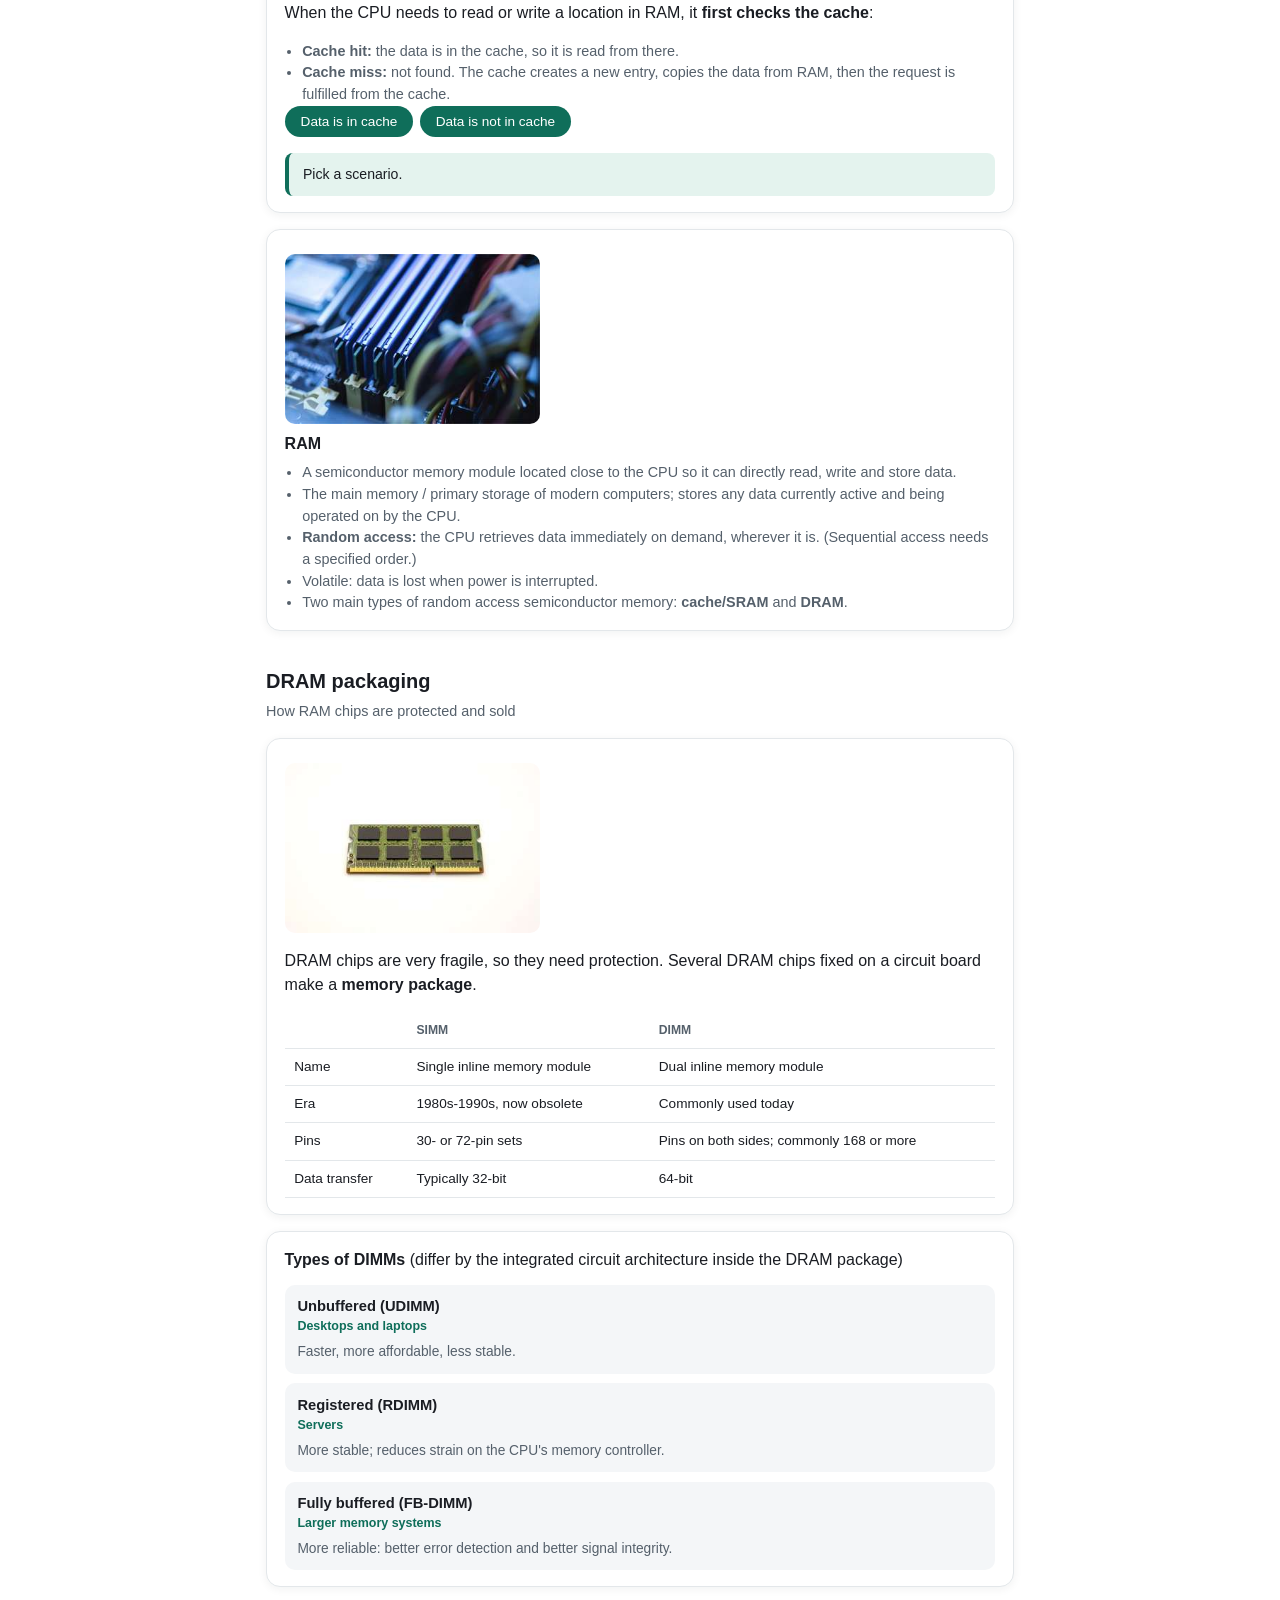
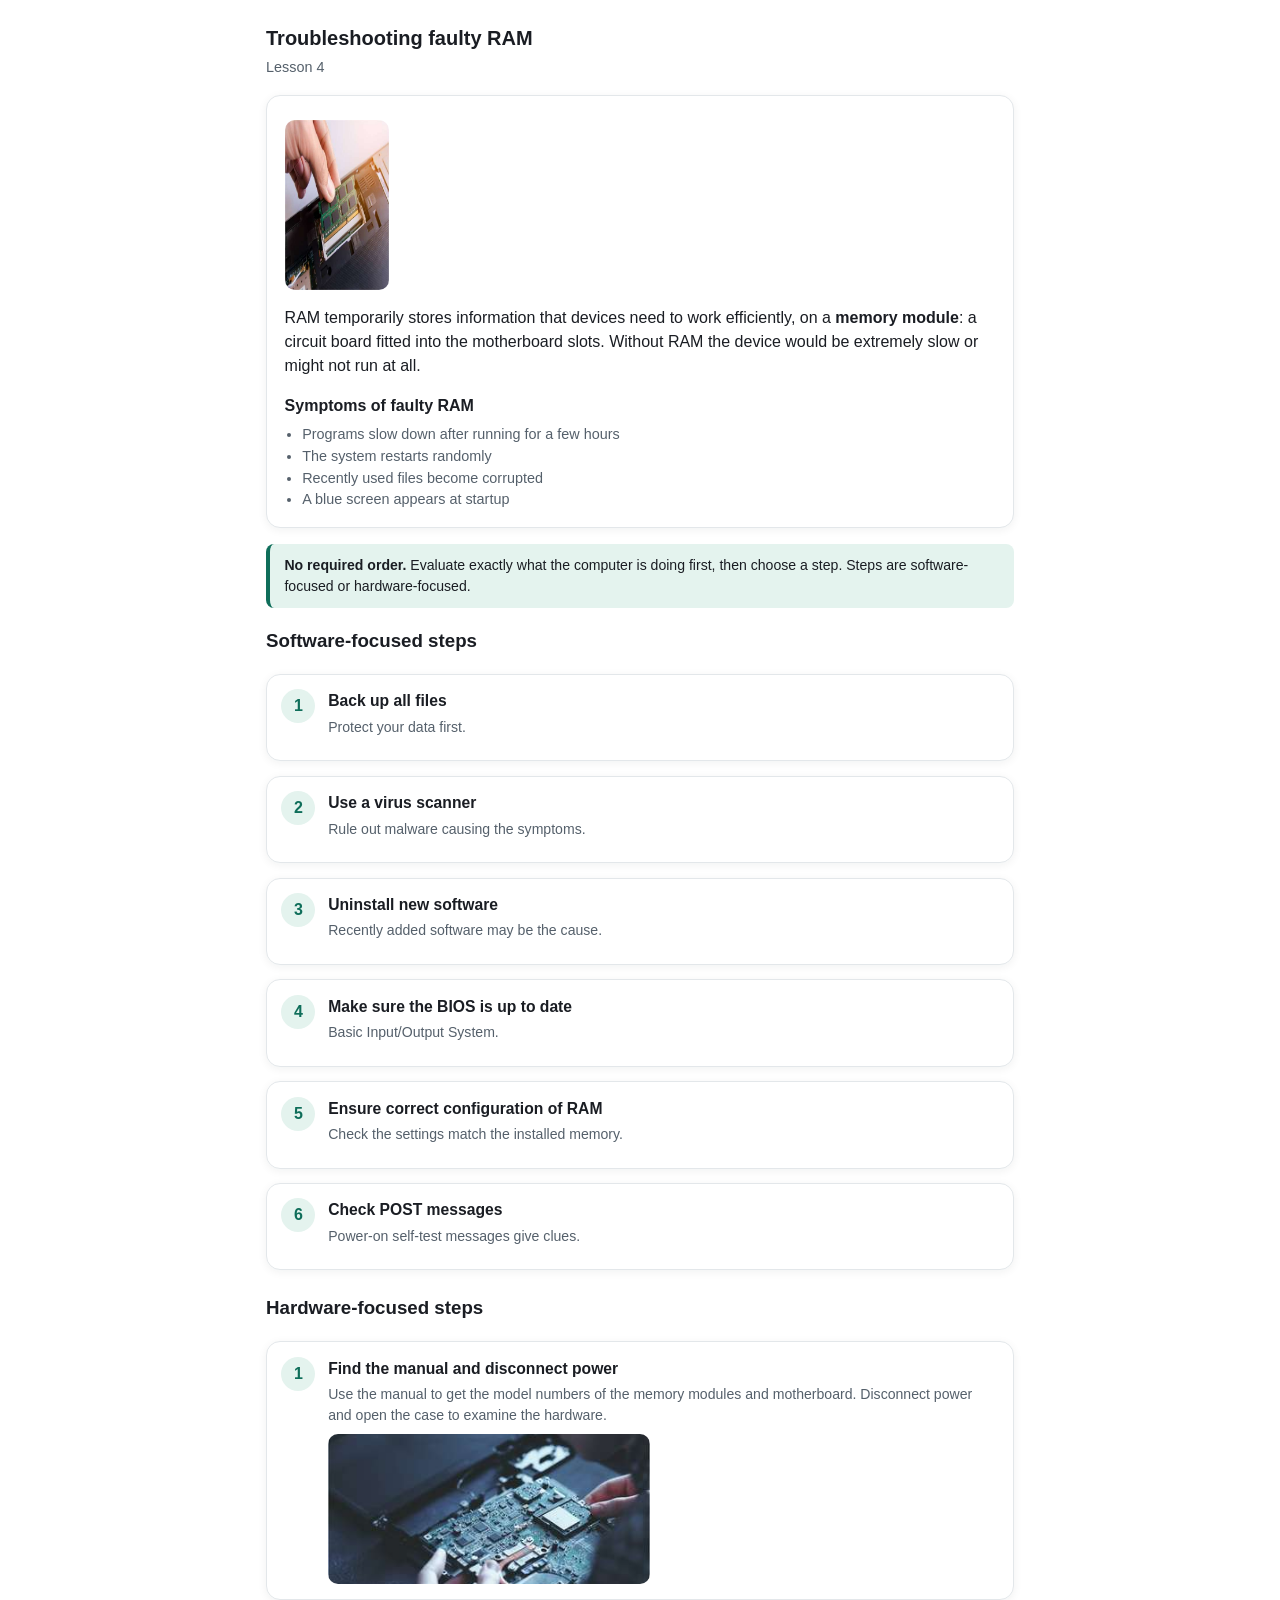
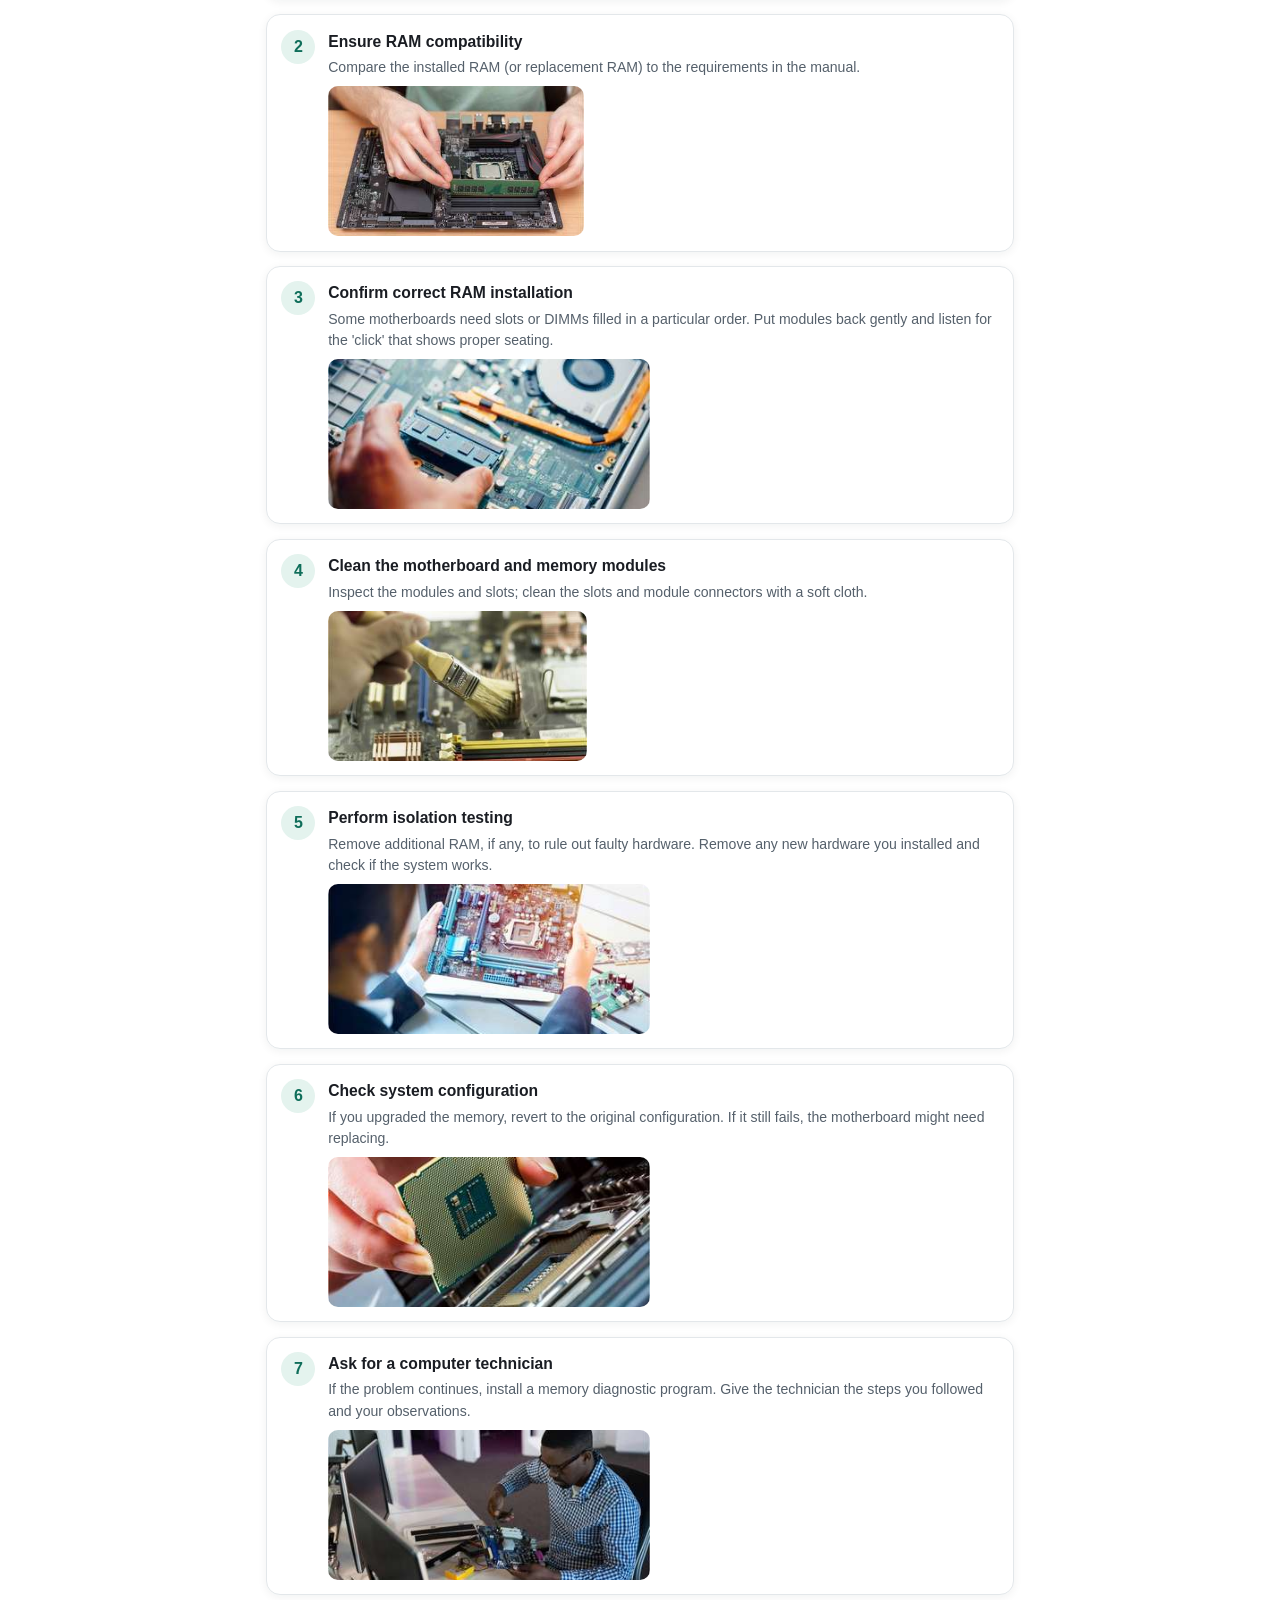
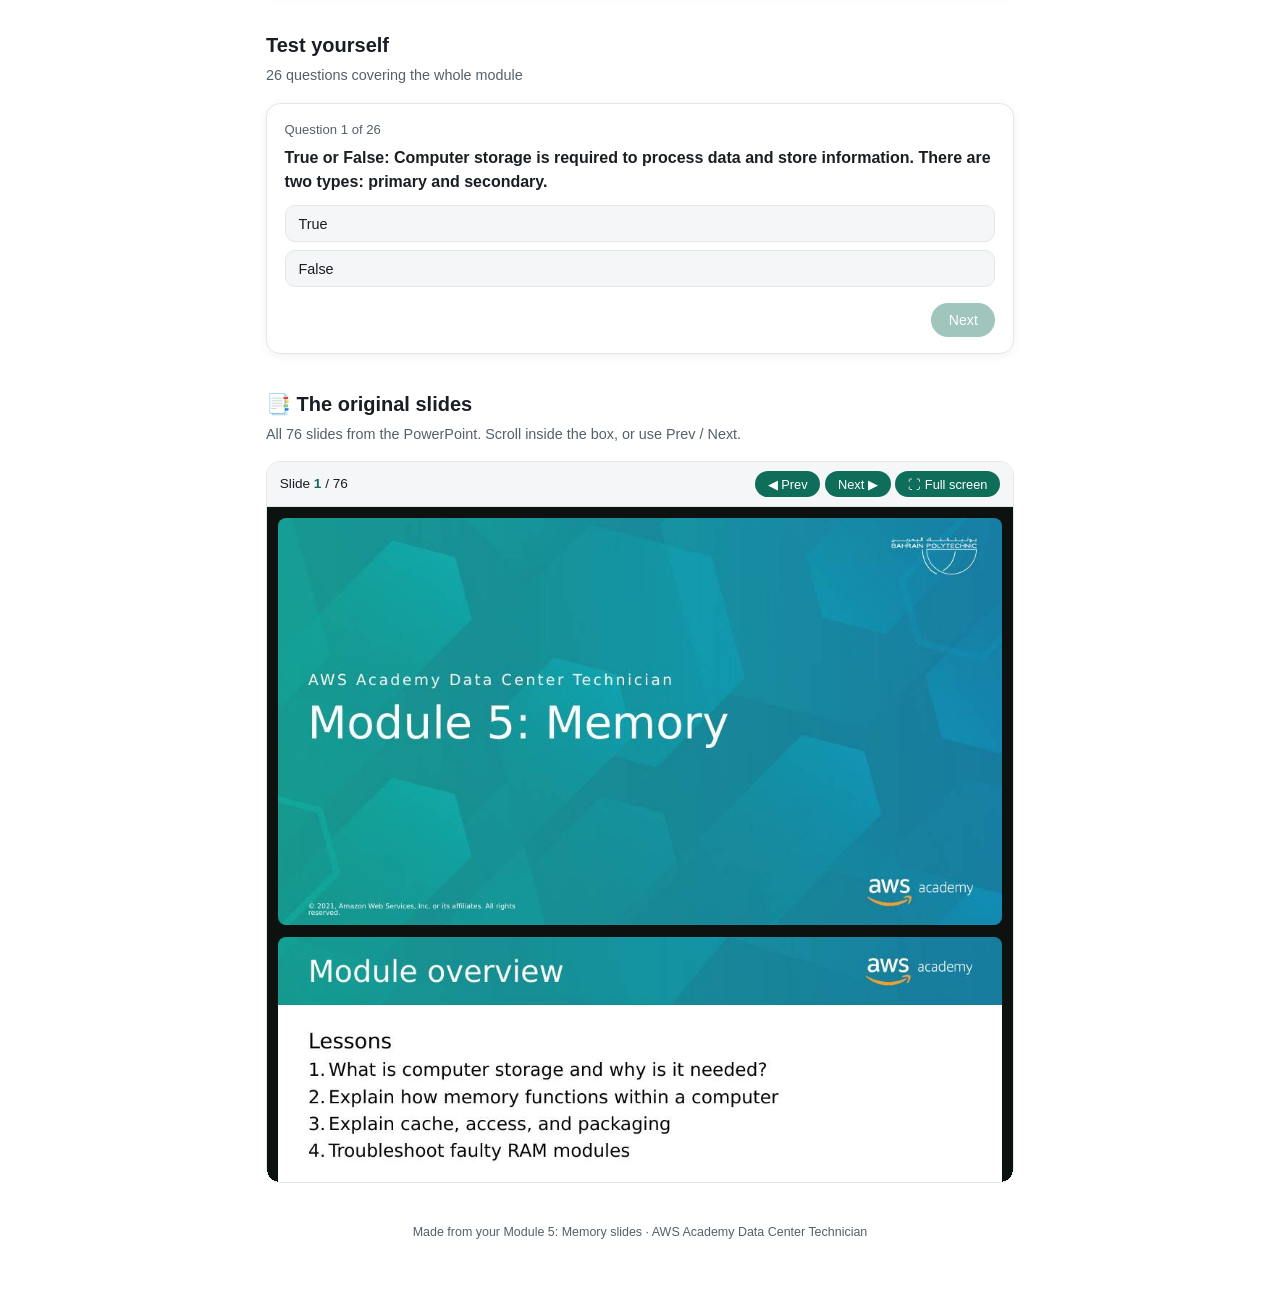
<file: module5/index.html>
<!DOCTYPE html><html lang="en"><head><meta charset="UTF-8"><meta name="viewport" content="width=device-width, initial-scale=1, viewport-fit=cover"><title>Memory, Made Simple</title><style>
:root{--bg:#fff;--bg-soft:#f4f6f8;--text:#1a1d23;--text-soft:#55606b;--accent:#0f6e5a;--accent-soft:#e4f3ee;--card-bg:#fff;--card-border:#e3e7ea;--shadow:0 2px 10px rgba(20,30,40,.06);--good:#1b7a3d;--bad:#c0392b;--svg-box:#f4f6f8;--svg-on:#ffe8a3;
box-sizing:border-box;padding-top:env(safe-area-inset-top,0px);padding-bottom:env(safe-area-inset-bottom,0px)}
@media(prefers-color-scheme:dark){:root:not([data-theme="light"]){--bg:#14171a;--bg-soft:#1c2024;--text:#eef1f3;--text-soft:#a7b0b8;--accent:#4fd8ad;--accent-soft:#1c2f2a;--card-bg:#1c2024;--card-border:#2b3136;--shadow:0 2px 14px rgba(0,0,0,.4);--svg-box:#242a2f;--svg-on:#6b5a1e}}
:root[data-theme="dark"]{--bg:#14171a;--bg-soft:#1c2024;--text:#eef1f3;--text-soft:#a7b0b8;--accent:#4fd8ad;--accent-soft:#1c2f2a;--card-bg:#1c2024;--card-border:#2b3136;--shadow:0 2px 14px rgba(0,0,0,.4);--svg-box:#242a2f;--svg-on:#6b5a1e}
html{scroll-padding-top:calc(60px + env(safe-area-inset-top,0px))}
*{box-sizing:border-box}
body{margin:0;background:var(--bg);color:var(--text);font-family:-apple-system,BlinkMacSystemFont,"Segoe UI",Roboto,Helvetica,Arial,sans-serif;line-height:1.5}
header.hero{background:linear-gradient(135deg,var(--accent),#0a4f42);color:#fff;padding:2.4rem 1.2rem 2rem;text-align:center}
header.hero h1{margin:0 0 .4rem;font-size:1.7rem}
header.hero p{margin:0 auto;opacity:.9;font-size:.95rem;max-width:520px}
nav.tabs{position:sticky;top:env(safe-area-inset-top,0px);z-index:10;display:flex;overflow-x:auto;gap:.3rem;background:var(--bg);border-bottom:1px solid var(--card-border);padding:.5rem .6rem}
nav.tabs a{flex:none;text-decoration:none;color:var(--text-soft);font-size:.82rem;padding:.45rem .8rem;border-radius:999px;white-space:nowrap}
nav.tabs a:hover{background:var(--accent-soft);color:var(--accent)}
main{max-width:780px;margin:0 auto;padding:1.2rem 1rem 3rem}
section{margin:2.2rem 0}
section h2{font-size:1.25rem;margin:0 0 .3rem}
.sub{color:var(--text-soft);font-size:.9rem;margin:0 0 1rem}
.card{background:var(--card-bg);border:1px solid var(--card-border);border-radius:14px;box-shadow:var(--shadow);padding:1rem 1.1rem;margin-bottom:1rem}
.card img{max-width:100%;max-height:170px;border-radius:10px;display:block;margin:.5rem 0}
.card ul{margin:.4rem 0 0;padding-left:1.1rem;color:var(--text-soft);font-size:.9rem}
.sock-head{display:flex;align-items:center;gap:.6rem}
.sock-head h3{margin:0;font-size:1rem}
.badge{background:var(--accent);color:#fff;font-weight:700;border-radius:8px;padding:.15rem .55rem;font-size:.85rem}
.mini-grid{display:grid;gap:.6rem;margin-top:.8rem}
.mini{background:var(--bg-soft);border-radius:10px;padding:.65rem .8rem}
.mini strong{display:block;font-size:.92rem}
.mini em{display:block;font-size:.78rem;color:var(--accent);font-style:normal;font-weight:600;margin-bottom:.2rem}
.mini span{font-size:.86rem;color:var(--text-soft)}
svg.arch{width:100%;height:auto;display:block}
svg .blk{fill:var(--svg-box);stroke:var(--accent);stroke-width:1.5;cursor:pointer;transition:fill .15s}
svg .blk.on{fill:var(--svg-on)}
svg text{fill:var(--text);font-size:13px;pointer-events:none;font-family:inherit}
svg .lbl{fill:var(--text-soft);font-size:11px}
svg .arrow{stroke:var(--text-soft);stroke-width:1.5;fill:none;marker-end:url(#ah)}
#info{margin-top:.8rem;background:var(--accent-soft);border-radius:10px;padding:.7rem .9rem;font-size:.9rem;min-height:4.5rem}
#info strong{display:block;color:var(--accent)}
.speed{display:flex;gap:.4rem;align-items:center;flex-wrap:wrap;font-size:.85rem;margin-top:.6rem}
.speed span{background:var(--bg-soft);border-radius:999px;padding:.25rem .7rem}
.steps{display:flex;flex-direction:column;gap:.9rem}
.step{display:flex;gap:.8rem;background:var(--card-bg);border:1px solid var(--card-border);border-radius:14px;padding:.9rem;box-shadow:var(--shadow)}
.step-num{flex:none;width:34px;height:34px;border-radius:50%;background:var(--accent-soft);color:var(--accent);display:flex;align-items:center;justify-content:center;font-weight:700}
.step-content h4{margin:0 0 .25rem;font-size:.98rem}
.step-content p{margin:0 0 .5rem;color:var(--text-soft);font-size:.88rem}
.step-content img{max-width:100%;max-height:170px;border-radius:10px;display:block}
.tip{background:var(--accent-soft);border-left:4px solid var(--accent);border-radius:8px;padding:.7rem .9rem;font-size:.88rem;margin-top:1rem}
.quiz-q{font-weight:600;margin:.4rem 0 .7rem}
.quiz-opts{display:flex;flex-direction:column;gap:.5rem;margin-bottom:.6rem}
.quiz-opt{text-align:left;padding:.6rem .8rem;border-radius:10px;border:1px solid var(--card-border);background:var(--bg-soft);cursor:pointer;font-size:.9rem;color:var(--text);font-family:inherit}
.quiz-opt:disabled{cursor:default}
.quiz-opt.correct{background:rgba(27,122,61,.18);border-color:var(--good)}
.quiz-opt.incorrect{background:rgba(192,57,43,.18);border-color:var(--bad)}
.quiz-exp{display:none;font-size:.85rem;color:var(--text-soft);background:var(--bg-soft);padding:.6rem .8rem;border-radius:10px}
.quiz-nav{display:flex;justify-content:flex-end;margin-top:1rem}
.quiz-nav button,.quiz-result button{background:var(--accent);color:#fff;border:none;padding:.55rem 1.1rem;border-radius:999px;font-size:.88rem;cursor:pointer}
.quiz-nav button:disabled{opacity:.4}
.quiz-progress{font-size:.82rem;color:var(--text-soft)}
.quiz-result{text-align:center;padding:1.5rem 1rem}
.score{font-size:2.2rem;font-weight:700;color:var(--accent)}
.footer-note{text-align:center;color:var(--text-soft);font-size:.78rem;margin-top:2.5rem}

table.cmp{width:100%;border-collapse:collapse;font-size:.85rem}
table.cmp th,table.cmp td{text-align:left;padding:.5rem .6rem;border-bottom:1px solid var(--card-border);vertical-align:top}
table.cmp th{color:var(--text-soft);font-size:.76rem;text-transform:uppercase}
.wrap{overflow-x:auto}
.lvl{border-radius:12px;padding:.8rem 1rem;margin-bottom:.6rem;border:1px solid var(--card-border);background:var(--card-bg);box-shadow:var(--shadow)}
.lvl .n{display:inline-block;background:var(--accent);color:#fff;border-radius:8px;padding:.1rem .55rem;font-weight:700;font-size:.8rem;margin-right:.4rem}
.lvl h3{display:inline;font-size:.98rem}
.lvl p{margin:.4rem 0 0;font-size:.86rem;color:var(--text-soft)}
.chips{display:flex;gap:.35rem;flex-wrap:wrap;margin-top:.5rem}
.chips span{background:var(--bg-soft);border-radius:999px;padding:.2rem .65rem;font-size:.76rem}
.split{display:grid;gap:.8rem}
@media(min-width:600px){.split{grid-template-columns:1fr 1fr}}
.demo button{background:var(--accent);color:#fff;border:none;padding:.5rem 1rem;border-radius:999px;font-size:.85rem;cursor:pointer;margin-right:.4rem}
.imgrow{display:flex;gap:.5rem;flex-wrap:wrap}.imgrow img{flex:1 1 120px;max-width:48%;max-height:150px;object-fit:cover;border-radius:10px}
</style>


<style>
.deck{border:1px solid var(--card-border);border-radius:14px;overflow:hidden;background:var(--card-bg)}
.deckbar{display:flex;justify-content:space-between;align-items:center;gap:.5rem;flex-wrap:wrap;padding:.55rem .8rem;border-bottom:1px solid var(--card-border);background:var(--bg-soft);font-size:.85rem}
.deckbar b{color:var(--accent)}
.deckbar button{background:var(--accent);color:#fff;border:none;border-radius:999px;padding:.35rem .8rem;font-size:.8rem;cursor:pointer;margin-left:.3rem;font-family:inherit}
.deckscroll{max-height:75vh;overflow-y:auto;padding:.7rem;background:#0d1210;display:flex;flex-direction:column;gap:.7rem;-webkit-overflow-scrolling:touch}
.deckscroll img{width:100%;height:auto;aspect-ratio:16/9;display:block;border-radius:8px;background:#fff}
.deck:fullscreen .deckscroll{max-height:calc(100vh - 52px)}
</style></head><body>
<header class="hero"><h1>💾 Memory, Made Simple</h1><p>Everything from your Module 5 slides explained in plain language, with pictures and a quiz.</p></header>
<nav class="tabs"><a href="#storage">Storage</a><a href="#how">How it works</a><a href="#perf">Performance</a><a href="#data">Bits</a><a href="#hier">Hierarchy</a><a href="#cache">Cache/RAM</a><a href="#pack">Packaging</a><a href="#trouble">Troubleshoot</a><a href="#quiz">Quiz</a><a href="#slides">Slides</a></nav><main><section id="storage"><h2>What is computer storage?</h2><p class="sub">Lesson 1: why it is needed</p>
<div class="card"><p>Storage is required to <strong>process data</strong> and <strong>store information</strong>. A computer could run without storage, but it could only <em>view</em> information. Even browsing the internet needs storage. There are two types: <strong>primary</strong> and <strong>secondary</strong>.</p></div>
<div class="split">
<div class="card"><span class="badge">Primary</span><h3 style="margin:.4rem 0">Short-term working area</h3><img src="[data-uri]" alt="Primary storage" loading="lazy">
<ul><li>Most common storage in a computer; used for temporary data needs</li><li>The CPU accesses it directly and in any order, which reduces processing time</li><li>The working area used to run applications</li><li><b>Volatile:</b> needs power; data is only kept while power is on</li><li>Made from semiconductors, so it costs more than secondary</li><li>Examples: <b>RAM</b> (most common; the terms are often used interchangeably) and <b>cache memory</b> (also called CPU memory: dedicated memory and the first place the processor looks for instructions. A cache hit skips the slower read from RAM.)</li></ul></div>
<div class="card"><span class="badge">Secondary</span><h3 style="margin:.4rem 0">Long-term storage</h3><img src="[data-uri]" alt="Secondary storage" loading="lazy">
<ul><li>Long-term, permanent storage</li><li>Managed by users: saving or deleting data changes it</li><li>Inside or outside the computer</li><li>Not accessed directly by the CPU, so it is slower. Requests go through RAM, then back to the CPU</li><li><b>Not volatile:</b> keeps data without power</li><li>Made from magnetic or optical material, so it costs less</li><li>Stores large volumes of files; an average PC has about 1-10 TB</li><li>Most common: the internal hard drive. External examples: CDs, external hard drives, flash drives, magnetic tapes</li></ul></div>
</div>
<div class="card"><strong>Think of your brain</strong>
<p><b>Primary:</b> at 12:00 PM you cannot recall every bite of breakfast, or every car you passed, or your exact route to work. Your brain had that information when it needed it, then freed the space for other short-term needs.</p>
<p><b>Secondary:</b> remembering last summer's family vacation while planning this year's. It takes a moment, but the memories are long-term and permanent: slower to reach, but they are there.</p></div>
<div class="wrap card"><table class="cmp"><tr><th></th><th>Primary</th><th>Secondary</th></tr>
<tr><td>Purpose</td><td>Temporary, working area</td><td>Permanent, long-term</td></tr>
<tr><td>CPU access</td><td>Direct</td><td>Indirect (via RAM)</td></tr>
<tr><td>Volatile?</td><td>Yes</td><td>No</td></tr>
<tr><td>Material</td><td>Semiconductors</td><td>Magnetic / optical</td></tr>
<tr><td>Cost</td><td>Higher</td><td>Lower</td></tr></table></div></section>
<section id="how"><h2>How memory works</h2><p class="sub">Lesson 2: storing and processing data</p>
<div class="card"><img src="[data-uri]" alt="RAM on a motherboard" loading="lazy">
<p>Computers store data two ways: <b>temporarily</b> and <b>permanently</b>.</p>
<ul><li><b>Temporary storage = memory (RAM):</b> the area used to run programs. Built from millions of transistors and capacitors that form pairs called <b>cells</b> and hold volatile data. Data can be written to any cell in any order, hence <b>random access</b> memory.</li>
<li><b>Permanent storage:</b> where files are kept, commonly the hard drive.</li></ul></div>
<div class="card"><strong>The chef analogy</strong><ul>
<li><b>Chef</b> = processor</li><li><b>Pantry</b> = permanent storage (the chef can reach all the ingredients/files)</li>
<li><b>Counter</b> = memory. The chef takes ingredients from the pantry and puts them on the counter to cook. With only 2 feet of counter, even an efficient chef can prepare only one meal at a time.</li>
<li>When the meal is done (files finalized), ingredients go back to the pantry.</li></ul></div>
<div class="tip"><b>Memory requires power.</b> If you type a document and the computer suddenly turns off before you save, the work is lost: it was only in memory. Saving with a title and location moves it to permanent storage.</div></section>
<section id="perf"><h2>Memory and performance</h2><p class="sub">Four things matter: speed, size, type, cost</p>
<div class="card"><img src="[data-uri]" alt="DDR4" loading="lazy">
<ul><li><b>Speed (MHz, megahertz):</b> the number of cycles the RAM performs each second. Higher numbers = more data per second, which often makes the computer faster.</li>
<li><b>Size:</b> big enough for your processing needs, but larger size decreases speed and raises cost. Memory is measured in <b>bytes</b>; most home computers have gigabytes. If you struggle to run large or multiple programs at once, more memory may help.</li>
<li><b>Type:</b> pick the type compatible with your computer: DRAM or SRAM.</li>
<li><b>Cost:</b> memory needs to be fast and hold a lot. Generally, more RAM = a bigger digital countertop and faster programs.</li></ul></div>
<div class="wrap card"><table class="cmp"><tr><th></th><th>DRAM</th><th>SRAM</th></tr>
<tr><td>Cells</td><td>Pair of transistor + capacitor</td><td>4 to 6 transistors</td></tr>
<tr><td>Refresh</td><td>Recharged every few milliseconds to keep data</td><td>No refresh; keeps data while powered</td></tr>
<tr><td>How common</td><td>Most common RAM</td><td>Less common</td></tr>
<tr><td>Cost</td><td>Cheaper</td><td>More expensive</td></tr></table><img src="[data-uri]" alt="DDR3" loading="lazy"></div></section>
<section id="data"><h2>Data, bits and bytes</h2><p class="sub">Lesson 3 begins here</p>
<div class="card"><p>Computers turn text, numbers, pictures, audio and nearly any content into data using the <b>binary numeral system</b>: strings of <b>bits</b> (binary digits), each 1 or 0. The most common storage unit is the <b>byte = 8 bits</b>.</p>
<p>Electronic data sits in digital storage where the CPU can access it directly or indirectly and manipulate it with computations.</p></div></section>
<section id="hier"><h2>The memory hierarchy</h2><p class="sub">Almost all computers order storage by response time (how fast data can be reached)</p>
<div class="card"><p><b>Closer to the CPU:</b> faster, more expensive, smaller (cache and SRAM, Level 1).<br><b>Farther from the CPU:</b> slower, cheaper, larger (DRAM and hard disks, Levels 2 and 3).</p></div>
<div class="lvl"><span class="n">1</span><h3>Internal memory</h3><div class="chips"><span>Very fast</span><span>Very expensive</span><span>Small</span></div>
<p><b>Processor registers:</b> data stored in the CPU. Common ones: accumulator, program counter, address register.<br><b>Cache and SRAM:</b> the fastest storage type. Temporarily stores frequently requested data and instructions so the CPU runs faster. Remember: cache is temporary and volatile.</p></div>
<div class="lvl"><span class="n">2</span><h3>Main memory / primary storage (RAM)</h3><div class="chips"><span>Fast</span><span>Affordable</span><span>Medium size</span></div>
<p>The only storage directly accessible by the CPU. Holds any data actively being operated on. Volatile: data is removed if power is interrupted.</p></div>
<div class="lvl"><span class="n">3</span><h3>Online mass storage</h3><div class="chips"><span>Slow</span><span>Very affordable</span><span>Very large capacity</span></div>
<p>Hard disk drives and solid state drives (SSDs). Not directly accessible by the CPU: accessed through I/O channels, and the data is transferred to primary storage first. Nonvolatile: keeps data without power.</p></div>
<div class="lvl"><span class="n">4</span><h3>Offline bulk storage</h3><div class="chips"><span>Slowest</span><span>Affordable</span><span>Large capacity</span></div>
<p><b>Tertiary storage:</b> archives rarely accessed information, usually with a robotic mechanism that mounts and dismounts removable media. Useful for extraordinarily large data stores. Example: linear tape-open (LTO) cartridge. Very slow, very large capacity.<br><b>Offline storage:</b> cannot be accessed without human interaction; a person must insert or connect it. Used to transfer information. Slow, small size, large capacity. Examples: DVD, CD, USB flash, SD card, portable SSD.</p></div></section>
<section id="cache"><h2>Cache (SRAM) and RAM</h2><p class="sub">Try the cache demo</p>
<div class="card"><img src="[data-uri]" alt="Cache" loading="lazy">
<p><b>Cache/SRAM</b> is a storage element the CPU uses for high-speed data access. It holds copies of frequently requested data and instructions from earlier computations, ready for the CPU.</p>
<p>When the CPU needs to read or write a location in RAM, it <b>first checks the cache</b>:</p>
<ul><li><b>Cache hit:</b> the data is in the cache, so it is read from there.</li><li><b>Cache miss:</b> not found. The cache creates a new entry, copies the data from RAM, then the request is fulfilled from the cache.</li></ul>
<div class="demo"><button onclick="demo(true)">Data is in cache</button><button onclick="demo(false)">Data is not in cache</button><div id="demo" class="tip">Pick a scenario.</div></div></div>
<div class="card"><img src="[data-uri]" alt="RAM module" loading="lazy"><strong>RAM</strong><ul>
<li>A semiconductor memory module located close to the CPU so it can directly read, write and store data.</li>
<li>The main memory / primary storage of modern computers; stores any data currently active and being operated on by the CPU.</li>
<li><b>Random access:</b> the CPU retrieves data immediately on demand, wherever it is. (Sequential access needs a specified order.)</li>
<li>Volatile: data is lost when power is interrupted.</li>
<li>Two main types of random access semiconductor memory: <b>cache/SRAM</b> and <b>DRAM</b>.</li></ul></div></section>
<section id="pack"><h2>DRAM packaging</h2><p class="sub">How RAM chips are protected and sold</p>
<div class="card"><img src="[data-uri]" alt="DIMM" loading="lazy"><p>DRAM chips are very fragile, so they need protection. Several DRAM chips fixed on a circuit board make a <b>memory package</b>.</p>
<div class="wrap"><table class="cmp"><tr><th></th><th>SIMM</th><th>DIMM</th></tr>
<tr><td>Name</td><td>Single inline memory module</td><td>Dual inline memory module</td></tr>
<tr><td>Era</td><td>1980s-1990s, now obsolete</td><td>Commonly used today</td></tr>
<tr><td>Pins</td><td>30- or 72-pin sets</td><td>Pins on both sides; commonly 168 or more</td></tr>
<tr><td>Data transfer</td><td>Typically 32-bit</td><td>64-bit</td></tr></table></div></div>
<div class="card"><strong>Types of DIMMs</strong> (differ by the integrated circuit architecture inside the DRAM package)
<div class="mini-grid">
<div class="mini"><strong>Unbuffered (UDIMM)</strong><em>Desktops and laptops</em><span>Faster, more affordable, less stable.</span></div>
<div class="mini"><strong>Registered (RDIMM)</strong><em>Servers</em><span>More stable; reduces strain on the CPU's memory controller.</span></div>
<div class="mini"><strong>Fully buffered (FB-DIMM)</strong><em>Larger memory systems</em><span>More reliable: better error detection and better signal integrity.</span></div></div></div></section>
<section id="trouble"><h2>Troubleshooting faulty RAM</h2><p class="sub">Lesson 4</p>
<div class="card"><img src="[data-uri]" alt="Installing RAM" loading="lazy"><p>RAM temporarily stores information that devices need to work efficiently, on a <b>memory module</b>: a circuit board fitted into the motherboard slots. Without RAM the device would be extremely slow or might not run at all.</p>
<strong>Symptoms of faulty RAM</strong><ul><li>Programs slow down after running for a few hours</li><li>The system restarts randomly</li><li>Recently used files become corrupted</li><li>A blue screen appears at startup</li></ul></div>
<div class="tip"><b>No required order.</b> Evaluate exactly what the computer is doing first, then choose a step. Steps are software-focused or hardware-focused.</div>
<h3>Software-focused steps</h3><div class="steps"><div class="step"><div class="step-num">1</div><div class="step-content"><h4>Back up all files</h4><p>Protect your data first.</p></div></div><div class="step"><div class="step-num">2</div><div class="step-content"><h4>Use a virus scanner</h4><p>Rule out malware causing the symptoms.</p></div></div><div class="step"><div class="step-num">3</div><div class="step-content"><h4>Uninstall new software</h4><p>Recently added software may be the cause.</p></div></div><div class="step"><div class="step-num">4</div><div class="step-content"><h4>Make sure the BIOS is up to date</h4><p>Basic Input/Output System.</p></div></div><div class="step"><div class="step-num">5</div><div class="step-content"><h4>Ensure correct configuration of RAM</h4><p>Check the settings match the installed memory.</p></div></div><div class="step"><div class="step-num">6</div><div class="step-content"><h4>Check POST messages</h4><p>Power-on self-test messages give clues.</p></div></div></div>
<h3 style="margin-top:1.5rem">Hardware-focused steps</h3><div class="steps"><div class="step"><div class="step-num">1</div><div class="step-content"><h4>Find the manual and disconnect power</h4><p>Use the manual to get the model numbers of the memory modules and motherboard. Disconnect power and open the case to examine the hardware.</p><div class=imgrow><img src="[data-uri]" alt="Find the manual and disconnect power" loading="lazy"></div></div></div><div class="step"><div class="step-num">2</div><div class="step-content"><h4>Ensure RAM compatibility</h4><p>Compare the installed RAM (or replacement RAM) to the requirements in the manual.</p><div class=imgrow><img src="[data-uri]" alt="Ensure RAM compatibility" loading="lazy"></div></div></div><div class="step"><div class="step-num">3</div><div class="step-content"><h4>Confirm correct RAM installation</h4><p>Some motherboards need slots or DIMMs filled in a particular order. Put modules back gently and listen for the &#x27;click&#x27; that shows proper seating.</p><div class=imgrow><img src="[data-uri]" alt="Confirm correct RAM installation" loading="lazy"></div></div></div><div class="step"><div class="step-num">4</div><div class="step-content"><h4>Clean the motherboard and memory modules</h4><p>Inspect the modules and slots; clean the slots and module connectors with a soft cloth.</p><div class=imgrow><img src="[data-uri]" alt="Clean the motherboard and memory modules" loading="lazy"></div></div></div><div class="step"><div class="step-num">5</div><div class="step-content"><h4>Perform isolation testing</h4><p>Remove additional RAM, if any, to rule out faulty hardware. Remove any new hardware you installed and check if the system works.</p><div class=imgrow><img src="[data-uri]" alt="Perform isolation testing" loading="lazy"></div></div></div><div class="step"><div class="step-num">6</div><div class="step-content"><h4>Check system configuration</h4><p>If you upgraded the memory, revert to the original configuration. If it still fails, the motherboard might need replacing.</p><div class=imgrow><img src="[data-uri]" alt="Check system configuration" loading="lazy"></div></div></div><div class="step"><div class="step-num">7</div><div class="step-content"><h4>Ask for a computer technician</h4><p>If the problem continues, install a memory diagnostic program. Give the technician the steps you followed and your observations.</p><div class=imgrow><img src="[data-uri]" alt="Ask for a computer technician" loading="lazy"></div></div></div></div></section>
<section id="quiz"><h2>Test yourself</h2><p class="sub">26 questions covering the whole module</p><div class="card" id="quizCard"></div></section>



<section id="slides"><h2>📑 The original slides</h2>
<p class="sub">All 76 slides from the PowerPoint. Scroll inside the box, or use Prev / Next.</p>
<div class="deck" id="deck"><div class="deckbar"><span id="deckcount">Slide <b>1</b> / 76</span><span><button type="button" onclick="deckGo(-1)">◀ Prev</button><button type="button" onclick="deckGo(1)">Next ▶</button><button type="button" onclick="deckFull()">⛶ Full screen</button></span></div>
<div class="deckscroll" id="deckscroll">
<img src="m5-slide-01.jpg" width="1000" height="563" loading="lazy" alt="Slide 1 of 76">
<img src="m5-slide-02.jpg" width="1000" height="563" loading="lazy" alt="Slide 2 of 76">
<img src="m5-slide-03.jpg" width="1000" height="563" loading="lazy" alt="Slide 3 of 76">
<img src="m5-slide-04.jpg" width="1000" height="563" loading="lazy" alt="Slide 4 of 76">
<img src="m5-slide-05.jpg" width="1000" height="563" loading="lazy" alt="Slide 5 of 76">
<img src="m5-slide-06.jpg" width="1000" height="563" loading="lazy" alt="Slide 6 of 76">
<img src="m5-slide-07.jpg" width="1000" height="563" loading="lazy" alt="Slide 7 of 76">
<img src="m5-slide-08.jpg" width="1000" height="563" loading="lazy" alt="Slide 8 of 76">
<img src="m5-slide-09.jpg" width="1000" height="563" loading="lazy" alt="Slide 9 of 76">
<img src="m5-slide-10.jpg" width="1000" height="563" loading="lazy" alt="Slide 10 of 76">
<img src="m5-slide-11.jpg" width="1000" height="563" loading="lazy" alt="Slide 11 of 76">
<img src="m5-slide-12.jpg" width="1000" height="563" loading="lazy" alt="Slide 12 of 76">
<img src="m5-slide-13.jpg" width="1000" height="563" loading="lazy" alt="Slide 13 of 76">
<img src="m5-slide-14.jpg" width="1000" height="563" loading="lazy" alt="Slide 14 of 76">
<img src="m5-slide-15.jpg" width="1000" height="563" loading="lazy" alt="Slide 15 of 76">
<img src="m5-slide-16.jpg" width="1000" height="563" loading="lazy" alt="Slide 16 of 76">
<img src="m5-slide-17.jpg" width="1000" height="563" loading="lazy" alt="Slide 17 of 76">
<img src="m5-slide-18.jpg" width="1000" height="563" loading="lazy" alt="Slide 18 of 76">
<img src="m5-slide-19.jpg" width="1000" height="563" loading="lazy" alt="Slide 19 of 76">
<img src="m5-slide-20.jpg" width="1000" height="563" loading="lazy" alt="Slide 20 of 76">
<img src="m5-slide-21.jpg" width="1000" height="563" loading="lazy" alt="Slide 21 of 76">
<img src="m5-slide-22.jpg" width="1000" height="563" loading="lazy" alt="Slide 22 of 76">
<img src="m5-slide-23.jpg" width="1000" height="563" loading="lazy" alt="Slide 23 of 76">
<img src="m5-slide-24.jpg" width="1000" height="563" loading="lazy" alt="Slide 24 of 76">
<img src="m5-slide-25.jpg" width="1000" height="563" loading="lazy" alt="Slide 25 of 76">
<img src="m5-slide-26.jpg" width="1000" height="563" loading="lazy" alt="Slide 26 of 76">
<img src="m5-slide-27.jpg" width="1000" height="563" loading="lazy" alt="Slide 27 of 76">
<img src="m5-slide-28.jpg" width="1000" height="563" loading="lazy" alt="Slide 28 of 76">
<img src="m5-slide-29.jpg" width="1000" height="563" loading="lazy" alt="Slide 29 of 76">
<img src="m5-slide-30.jpg" width="1000" height="563" loading="lazy" alt="Slide 30 of 76">
<img src="m5-slide-31.jpg" width="1000" height="563" loading="lazy" alt="Slide 31 of 76">
<img src="m5-slide-32.jpg" width="1000" height="563" loading="lazy" alt="Slide 32 of 76">
<img src="m5-slide-33.jpg" width="1000" height="563" loading="lazy" alt="Slide 33 of 76">
<img src="m5-slide-34.jpg" width="1000" height="563" loading="lazy" alt="Slide 34 of 76">
<img src="m5-slide-35.jpg" width="1000" height="563" loading="lazy" alt="Slide 35 of 76">
<img src="m5-slide-36.jpg" width="1000" height="563" loading="lazy" alt="Slide 36 of 76">
<img src="m5-slide-37.jpg" width="1000" height="563" loading="lazy" alt="Slide 37 of 76">
<img src="m5-slide-38.jpg" width="1000" height="563" loading="lazy" alt="Slide 38 of 76">
<img src="m5-slide-39.jpg" width="1000" height="563" loading="lazy" alt="Slide 39 of 76">
<img src="m5-slide-40.jpg" width="1000" height="563" loading="lazy" alt="Slide 40 of 76">
<img src="m5-slide-41.jpg" width="1000" height="563" loading="lazy" alt="Slide 41 of 76">
<img src="m5-slide-42.jpg" width="1000" height="563" loading="lazy" alt="Slide 42 of 76">
<img src="m5-slide-43.jpg" width="1000" height="563" loading="lazy" alt="Slide 43 of 76">
<img src="m5-slide-44.jpg" width="1000" height="563" loading="lazy" alt="Slide 44 of 76">
<img src="m5-slide-45.jpg" width="1000" height="563" loading="lazy" alt="Slide 45 of 76">
<img src="m5-slide-46.jpg" width="1000" height="563" loading="lazy" alt="Slide 46 of 76">
<img src="m5-slide-47.jpg" width="1000" height="563" loading="lazy" alt="Slide 47 of 76">
<img src="m5-slide-48.jpg" width="1000" height="563" loading="lazy" alt="Slide 48 of 76">
<img src="m5-slide-49.jpg" width="1000" height="563" loading="lazy" alt="Slide 49 of 76">
<img src="m5-slide-50.jpg" width="1000" height="563" loading="lazy" alt="Slide 50 of 76">
<img src="m5-slide-51.jpg" width="1000" height="563" loading="lazy" alt="Slide 51 of 76">
<img src="m5-slide-52.jpg" width="1000" height="563" loading="lazy" alt="Slide 52 of 76">
<img src="m5-slide-53.jpg" width="1000" height="563" loading="lazy" alt="Slide 53 of 76">
<img src="m5-slide-54.jpg" width="1000" height="563" loading="lazy" alt="Slide 54 of 76">
<img src="m5-slide-55.jpg" width="1000" height="563" loading="lazy" alt="Slide 55 of 76">
<img src="m5-slide-56.jpg" width="1000" height="563" loading="lazy" alt="Slide 56 of 76">
<img src="m5-slide-57.jpg" width="1000" height="563" loading="lazy" alt="Slide 57 of 76">
<img src="m5-slide-58.jpg" width="1000" height="563" loading="lazy" alt="Slide 58 of 76">
<img src="m5-slide-59.jpg" width="1000" height="563" loading="lazy" alt="Slide 59 of 76">
<img src="m5-slide-60.jpg" width="1000" height="563" loading="lazy" alt="Slide 60 of 76">
<img src="m5-slide-61.jpg" width="1000" height="563" loading="lazy" alt="Slide 61 of 76">
<img src="m5-slide-62.jpg" width="1000" height="563" loading="lazy" alt="Slide 62 of 76">
<img src="m5-slide-63.jpg" width="1000" height="563" loading="lazy" alt="Slide 63 of 76">
<img src="m5-slide-64.jpg" width="1000" height="563" loading="lazy" alt="Slide 64 of 76">
<img src="m5-slide-65.jpg" width="1000" height="563" loading="lazy" alt="Slide 65 of 76">
<img src="m5-slide-66.jpg" width="1000" height="563" loading="lazy" alt="Slide 66 of 76">
<img src="m5-slide-67.jpg" width="1000" height="563" loading="lazy" alt="Slide 67 of 76">
<img src="m5-slide-68.jpg" width="1000" height="563" loading="lazy" alt="Slide 68 of 76">
<img src="m5-slide-69.jpg" width="1000" height="563" loading="lazy" alt="Slide 69 of 76">
<img src="m5-slide-70.jpg" width="1000" height="563" loading="lazy" alt="Slide 70 of 76">
<img src="m5-slide-71.jpg" width="1000" height="563" loading="lazy" alt="Slide 71 of 76">
<img src="m5-slide-72.jpg" width="1000" height="563" loading="lazy" alt="Slide 72 of 76">
<img src="m5-slide-73.jpg" width="1000" height="563" loading="lazy" alt="Slide 73 of 76">
<img src="m5-slide-74.jpg" width="1000" height="563" loading="lazy" alt="Slide 74 of 76">
<img src="m5-slide-75.jpg" width="1000" height="563" loading="lazy" alt="Slide 75 of 76">
<img src="m5-slide-76.jpg" width="1000" height="563" loading="lazy" alt="Slide 76 of 76">
</div></div></section>
<script>
(function(){
  var box=document.getElementById('deckscroll'), imgs=box.getElementsByTagName('img'), cur=0, total=76;
  function setCur(i){ cur=i; document.getElementById('deckcount').innerHTML='Slide <b>'+(i+1)+'</b> / '+total; }
  var tick=false;
  function update(){ var top=box.scrollTop+box.offsetTop, i=0; for(;i<imgs.length-1;i++){ if(imgs[i].offsetTop+imgs[i].offsetHeight/2>top) break; } setCur(i); }
  box.addEventListener('scroll',function(){ if(!tick){ tick=true; requestAnimationFrame(function(){ tick=false; update(); }); } });
  update();
  window.deckGo=function(d){ var t=Math.max(0,Math.min(total-1,cur+d)); box.scrollTo({top:imgs[t].offsetTop-box.offsetTop-8,behavior:'smooth'}); };
  window.deckFull=function(){ var d=document.getElementById('deck'); if(document.fullscreenElement){document.exitFullscreen();} else if(d.requestFullscreen){d.requestFullscreen();} };
})();
</script>
<p class="footer-note">Made from your Module 5: Memory slides · AWS Academy Data Center Technician</p></main>
<script>
function demo(hit){document.getElementById('demo').innerHTML=hit?'<b>Cache hit!</b> The CPU checks the cache first, finds the data, and reads it from there. Fast.':'<b>Cache miss.</b> Not in the cache, so the cache creates a new entry and copies the data from RAM, then the request is fulfilled from the cache. Next time it will be a hit.'}
const QUIZ = [{"q": "True or False: Computer storage is required to process data and store information. There are two types: primary and secondary.", "o": ["True", "False"], "a": 0, "x": "Storage handles both core functions, and comes as primary and secondary."}, {"q": "Which describes primary storage?", "o": ["Permanent, magnetic, cheap", "Temporary, volatile, directly accessed by the CPU", "Only external", "Needs no power"], "a": 1, "x": "Primary storage is the volatile working area the CPU accesses directly."}, {"q": "When do you use primary storage?", "o": ["You launch an application and open a file to enter data", "You restart your computer", "You save a file for later", "You archive photos"], "a": 0, "x": "Running programs and working on open files uses primary storage (RAM). Saving for later uses secondary."}, {"q": "Which is NOT true of secondary storage?", "o": ["Used for permanent storage", "Keeps data without power", "Accessed faster than primary storage", "Content is managed by users saving/deleting"], "a": 2, "x": "Secondary storage is slower: requests route through RAM, then back to the CPU."}, {"q": "Secondary storage is made of...", "o": ["Semiconductors", "Magnetic or optical material", "Capacitors only", "Registers"], "a": 1, "x": "Magnetic/optical material makes it cheaper than primary storage."}, {"q": "What is computer memory?", "o": ["A permanent area for long-term data", "A temporary area for information needed by actively running applications", "A temporary area for long-term data", "A hard drive"], "a": 1, "x": "Memory (RAM) is the temporary working area."}, {"q": "Why is RAM called 'random access'?", "o": ["Data is random", "Data can be written to or read from any cell in any order", "It fails randomly", "It only works sometimes"], "a": 1, "x": "Any cell can be reached directly, in any order."}, {"q": "In the chef analogy, the counter is...", "o": ["The processor", "Permanent storage", "Memory", "The power supply"], "a": 2, "x": "Chef = processor, pantry = permanent storage, counter = memory."}, {"q": "You type a document and the power goes out before saving. Why is the work lost?", "o": ["The hard drive broke", "It was only in volatile memory, not permanent storage", "Viruses", "Cache overflowed"], "a": 1, "x": "Memory needs power; saving moves the file to permanent storage."}, {"q": "How is memory measured?", "o": ["Segments", "Steps", "Files", "Bytes"], "a": 3, "x": "Memory is measured in bytes (1 byte = 8 bits)."}, {"q": "What does MHz tell you about RAM?", "o": ["How many cycles it performs per second", "Its size", "Its price", "Its pin count"], "a": 0, "x": "Higher MHz = more data processed per second."}, {"q": "How does DRAM keep its data?", "o": ["It never loses it", "Its cells are recharged every few milliseconds", "It uses 6 transistors", "It uses magnets"], "a": 1, "x": "DRAM cells (transistor + capacitor pairs) need refreshing. SRAM uses 4-6 transistors and needs no refresh."}, {"q": "Which is faster and more expensive?", "o": ["DRAM", "SRAM", "Hard disk", "Tape"], "a": 1, "x": "SRAM is less common and more expensive than DRAM."}, {"q": "Level 1 of the memory hierarchy contains...", "o": ["Hard disks", "RAM", "Processor registers and cache", "Tape cartridges"], "a": 2, "x": "Level 1: internal memory (registers, cache/SRAM). Level 2: RAM. Level 3: HDD/SSD. Level 4: offline bulk storage."}, {"q": "Which level includes hard disks and SSDs?", "o": ["Level 1", "Level 2", "Level 3", "Level 4"], "a": 2, "x": "Level 3 is online mass storage: nonvolatile, slow, very large."}, {"q": "An LTO cartridge is an example of...", "o": ["Cache", "Tertiary storage (Level 4)", "RAM", "A register"], "a": 1, "x": "Tertiary storage archives rarely accessed data, often with robotic mounting."}, {"q": "What is a cache hit?", "o": ["The CPU finds the data in the cache and reads it from there", "The cache crashes", "Data is copied from RAM into cache", "The RAM is full"], "a": 0, "x": "If not found it is a cache miss: the cache copies the data from RAM first."}, {"q": "Which are true of cache/SRAM? (Pick the WRONG statement)", "o": ["Provides high-speed access to the CPU", "Holds copies of frequently requested data", "Has the fastest access speeds", "Holds archived data that needs no speed"], "a": 3, "x": "Cache holds frequently used data, not archives."}, {"q": "Which memory package was used in the 1980s-90s and is now obsolete?", "o": ["DIMM", "SIMM", "UDIMM", "RDIMM"], "a": 1, "x": "SIMMs came in 30- and 72-pin sets with 32-bit transfers."}, {"q": "DIMMs commonly have how many pins and what transfer width?", "o": ["30 pins, 32-bit", "72 pins, 32-bit", "168 or more pins, 64-bit", "8 pins, 8-bit"], "a": 2, "x": "DIMMs have pins on both sides."}, {"q": "Which DIMM is commonly used in servers and reduces strain on the memory controller?", "o": ["UDIMM", "RDIMM", "FB-DIMM", "SIMM"], "a": 1, "x": "RDIMM = registered, more stable, for servers."}, {"q": "Which DIMM suits desktops and laptops: faster, cheaper, less stable?", "o": ["UDIMM", "RDIMM", "FB-DIMM", "LTO"], "a": 0, "x": "UDIMM = unbuffered."}, {"q": "FB-DIMMs are known for...", "o": ["Being obsolete", "Better error detection and signal integrity in larger systems", "Low cost", "30 pins"], "a": 1, "x": "Fully buffered DIMMs improve reliability."}, {"q": "Which is a symptom of faulty RAM?", "o": ["Random restarts and blue screens at startup", "Louder fan only", "Brighter screen", "Faster programs"], "a": 0, "x": "Others: programs slow after hours; recently used files corrupted."}, {"q": "True or False: RAM troubleshooting must be done in a precise order.", "o": ["True", "False"], "a": 1, "x": "There is no required order; first evaluate what the computer is doing."}, {"q": "What does the 'click' sound mean when reseating a memory module?", "o": ["It's broken", "It is properly seated", "Power is on", "It is overheating"], "a": 1, "x": "Put modules back gently and listen for the click."}];
let qi = 0, score = 0, done = false;
function render() {
  const c = document.getElementById('quizCard');
  if (qi >= QUIZ.length) {
    c.innerHTML = '<div class="quiz-result"><div class="score">' + score + ' / ' + QUIZ.length + '</div><p>correct</p><button onclick="qi=0;score=0;render()">Try again</button></div>';
    return;
  }
  done = false;
  const q = QUIZ[qi];
  c.innerHTML = '<div class="quiz-progress">Question ' + (qi + 1) + ' of ' + QUIZ.length + '</div><p class="quiz-q">' + q.q + '</p><div class="quiz-opts">' +
    q.o.map((o, i) => '<button class="quiz-opt" onclick="pick(' + i + ')">' + o + '</button>').join('') +
    '</div><div class="quiz-exp" id="exp">' + q.x + '</div><div class="quiz-nav"><button id="nb" disabled onclick="qi++;render()">' + (qi === QUIZ.length - 1 ? 'See score' : 'Next') + '</button></div>';
}
function pick(i) {
  if (done) return; done = true;
  const q = QUIZ[qi], bs = document.querySelectorAll('.quiz-opt');
  bs.forEach(b => b.disabled = true);
  if (i === q.a) { bs[i].classList.add('correct'); score++; } else { bs[i].classList.add('incorrect'); bs[q.a].classList.add('correct'); }
  document.getElementById('exp').style.display = 'block';
  document.getElementById('nb').disabled = false;
}
render();
</script></body></html>
</file>
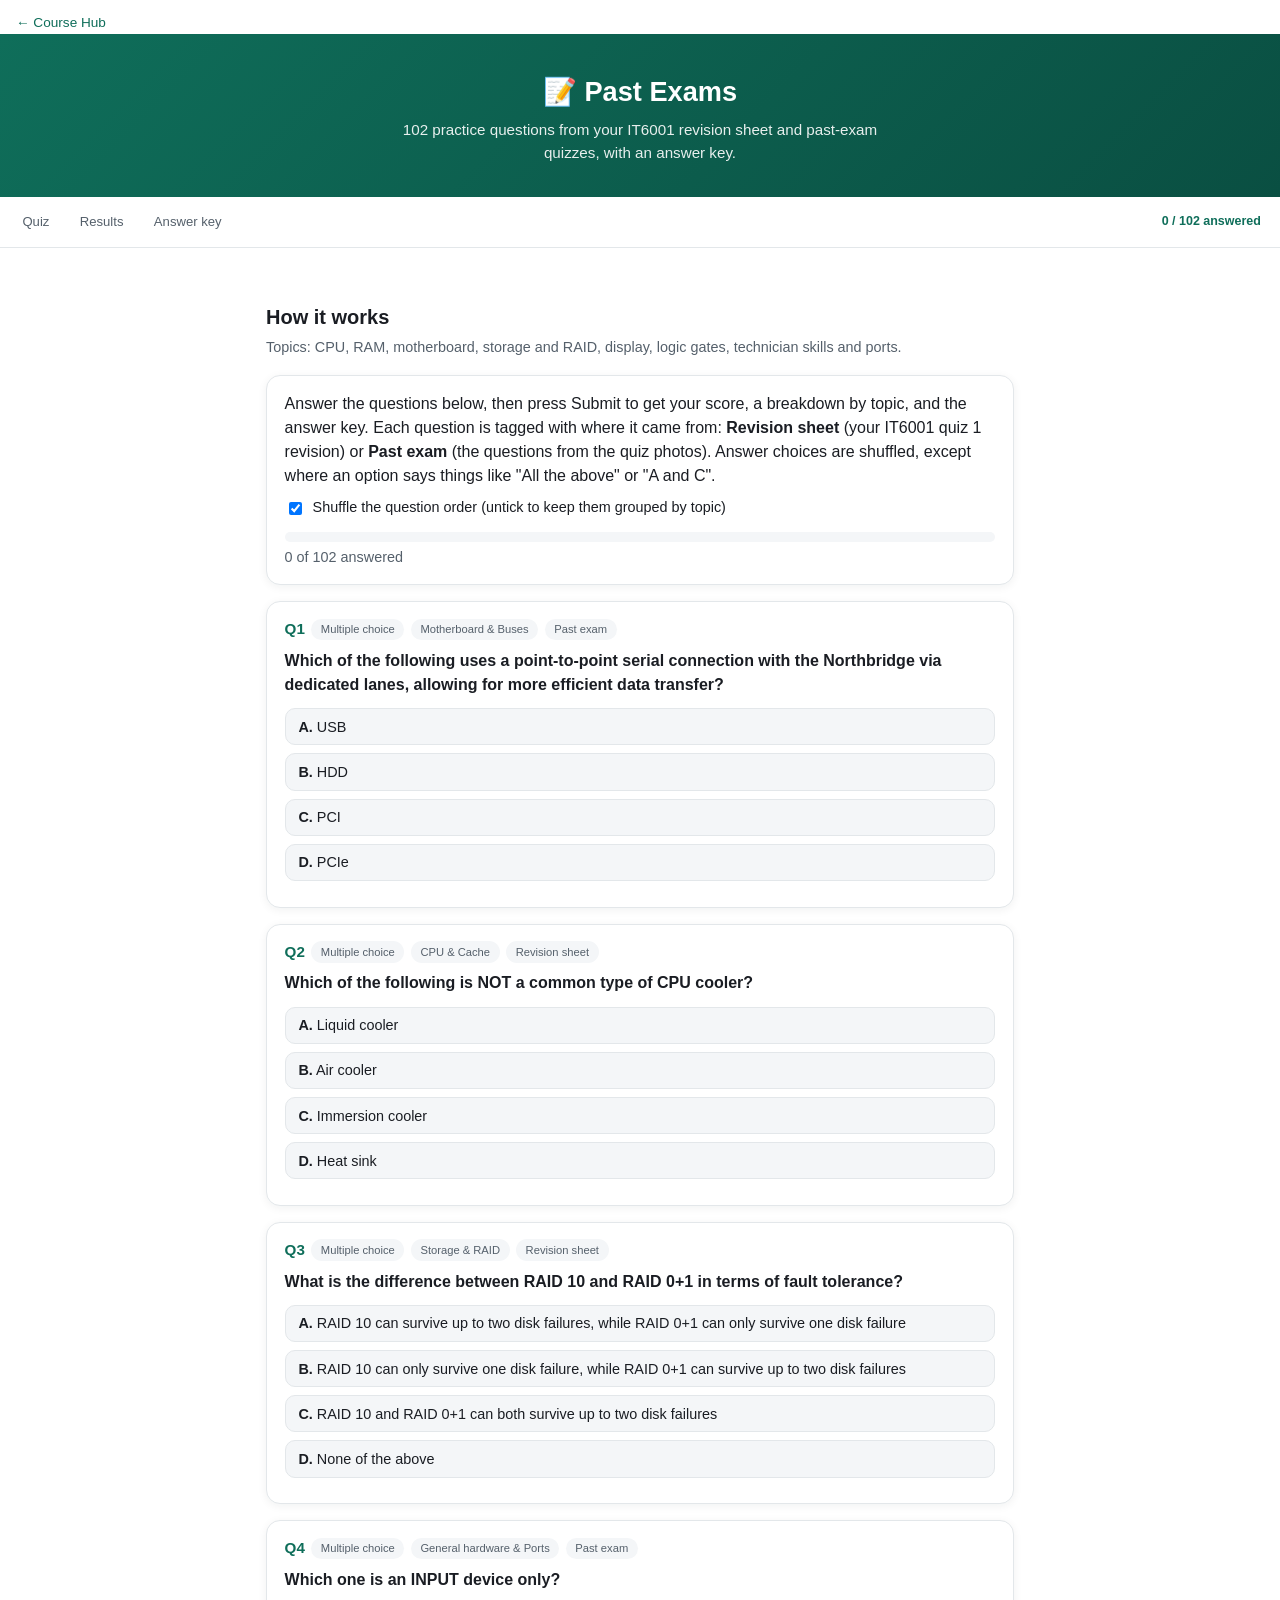
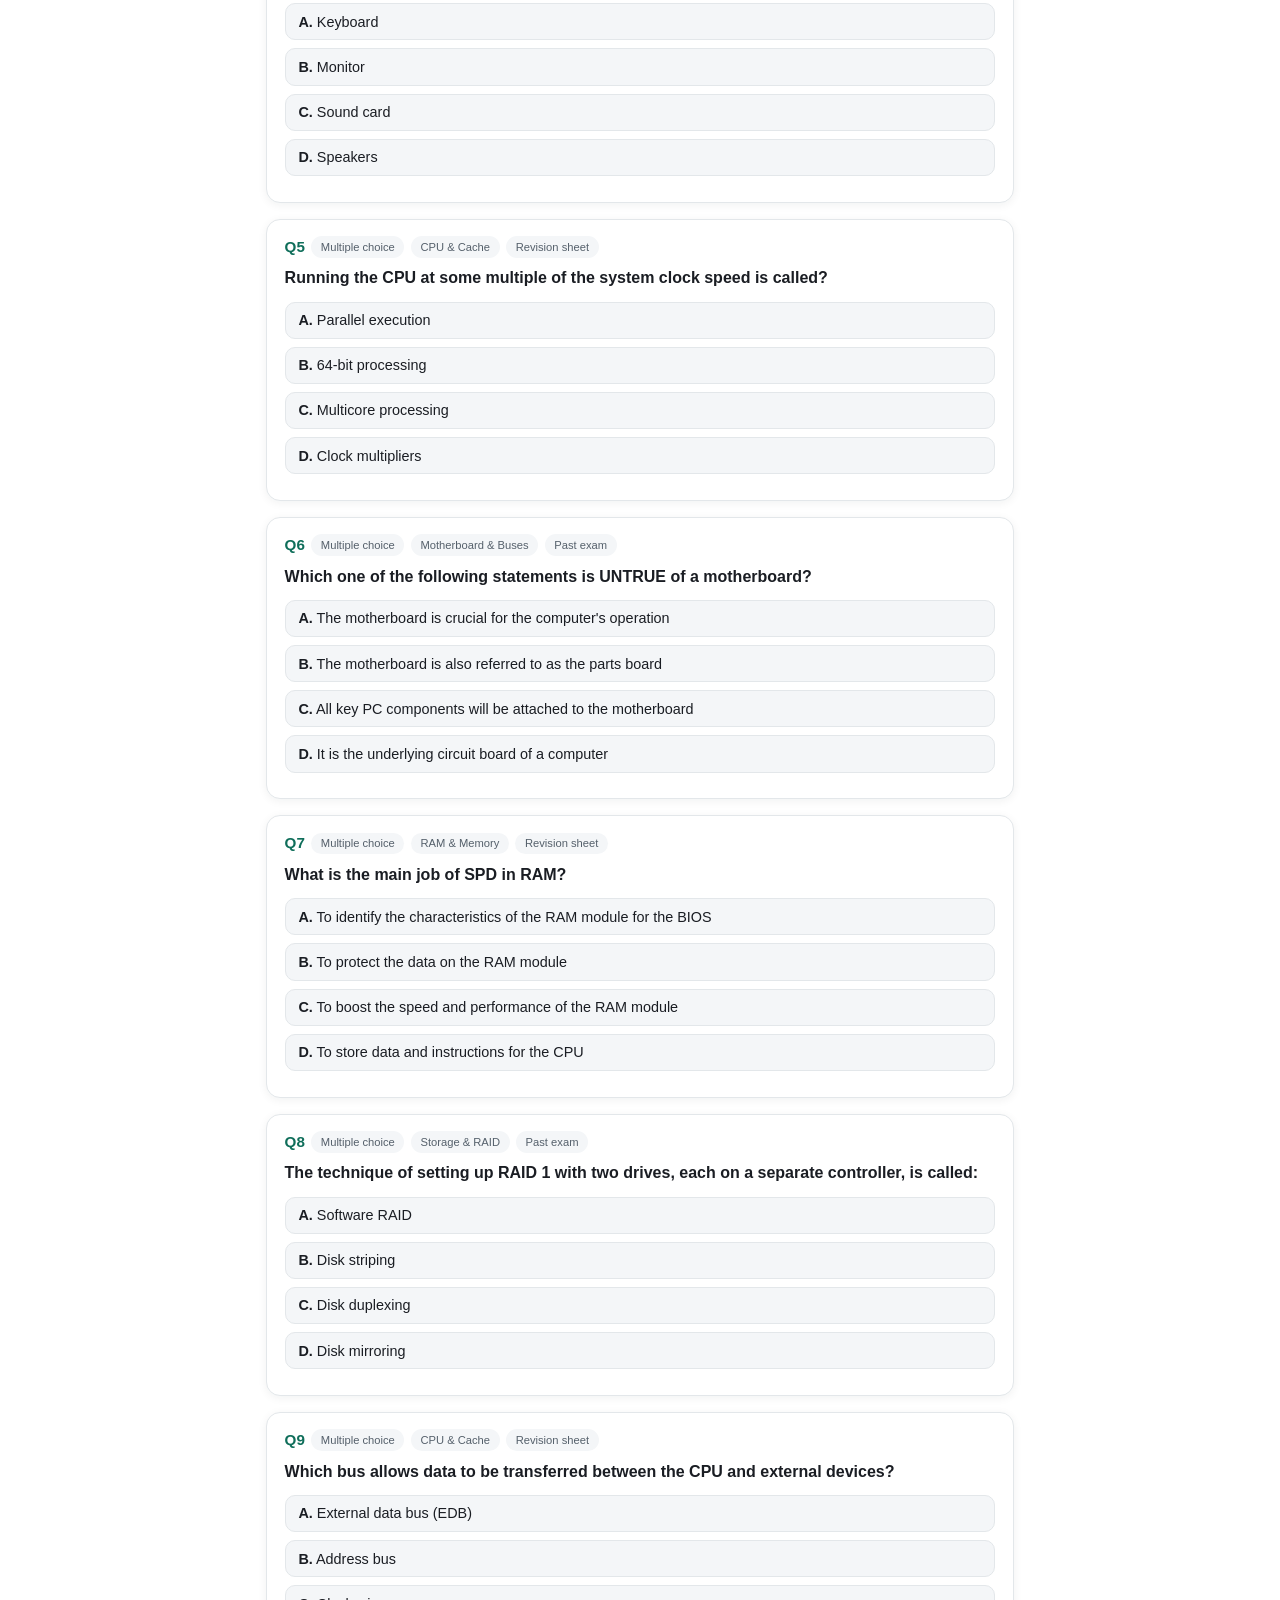
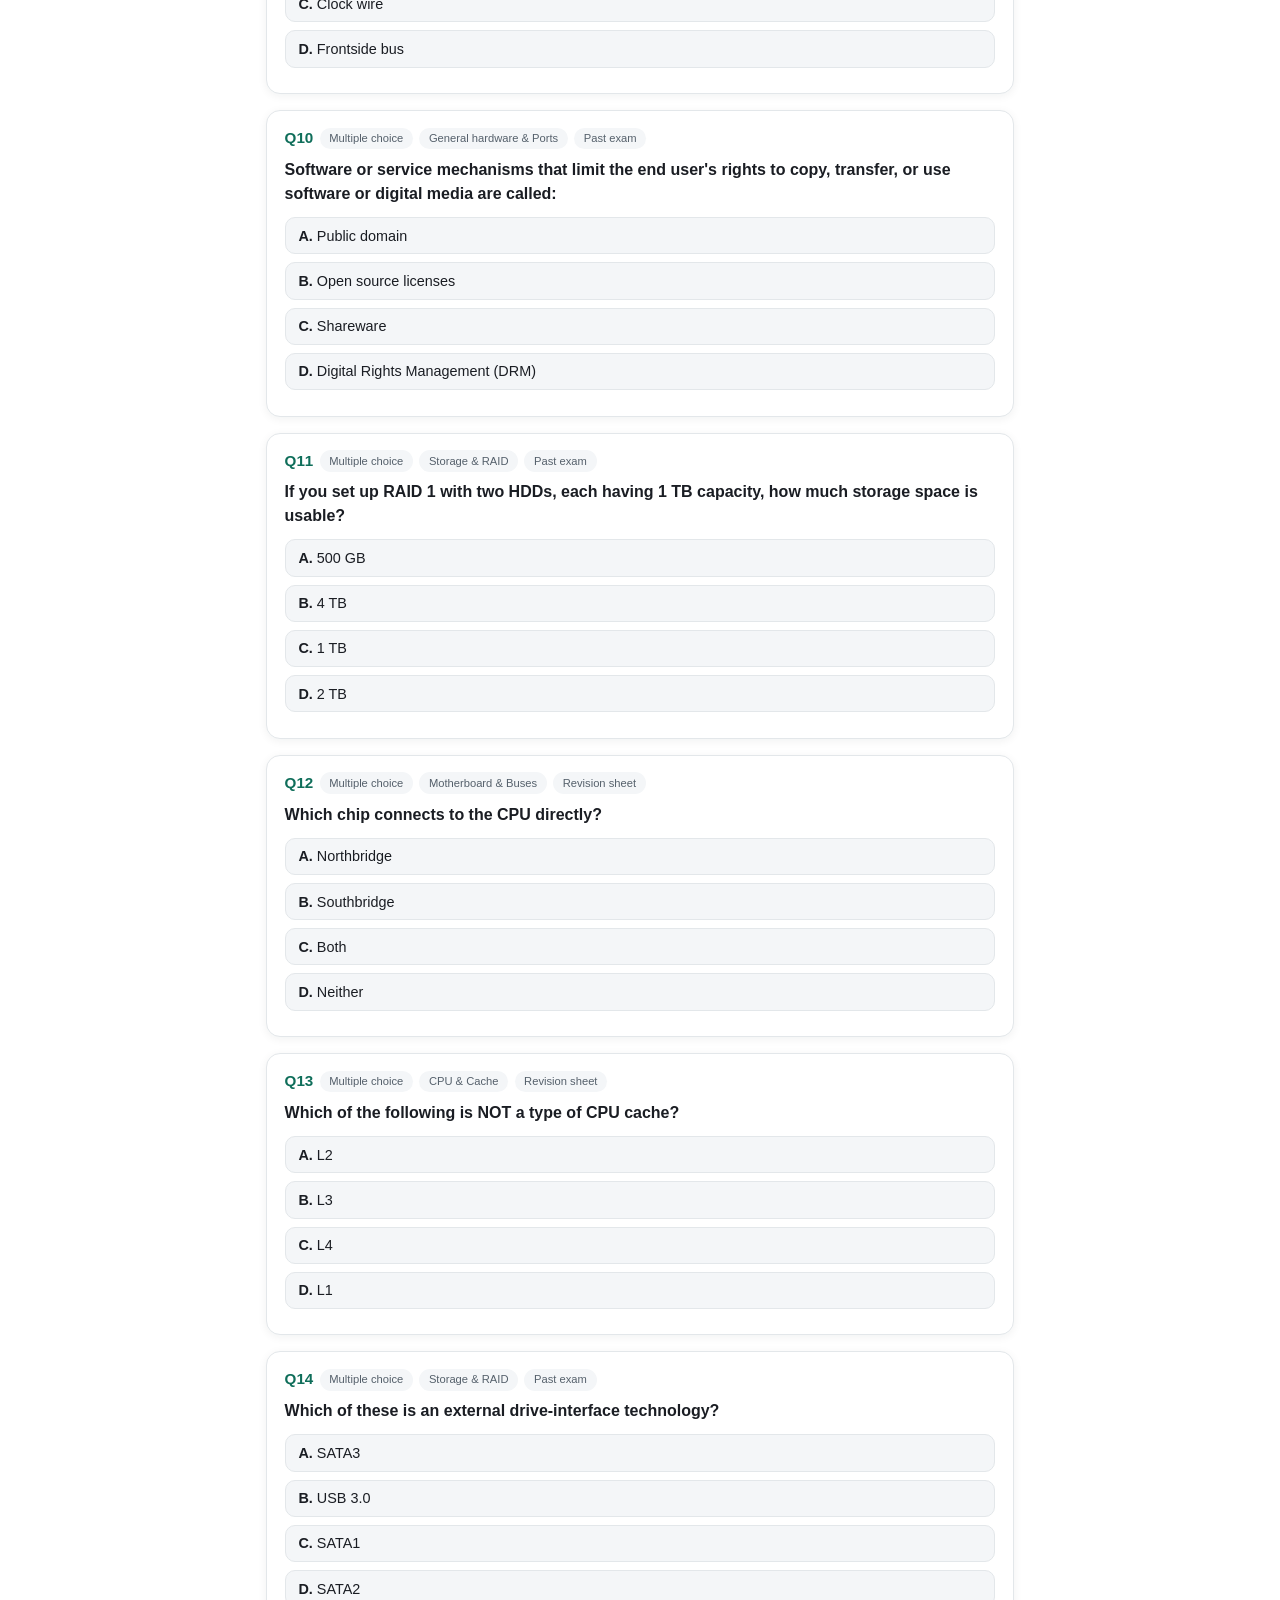
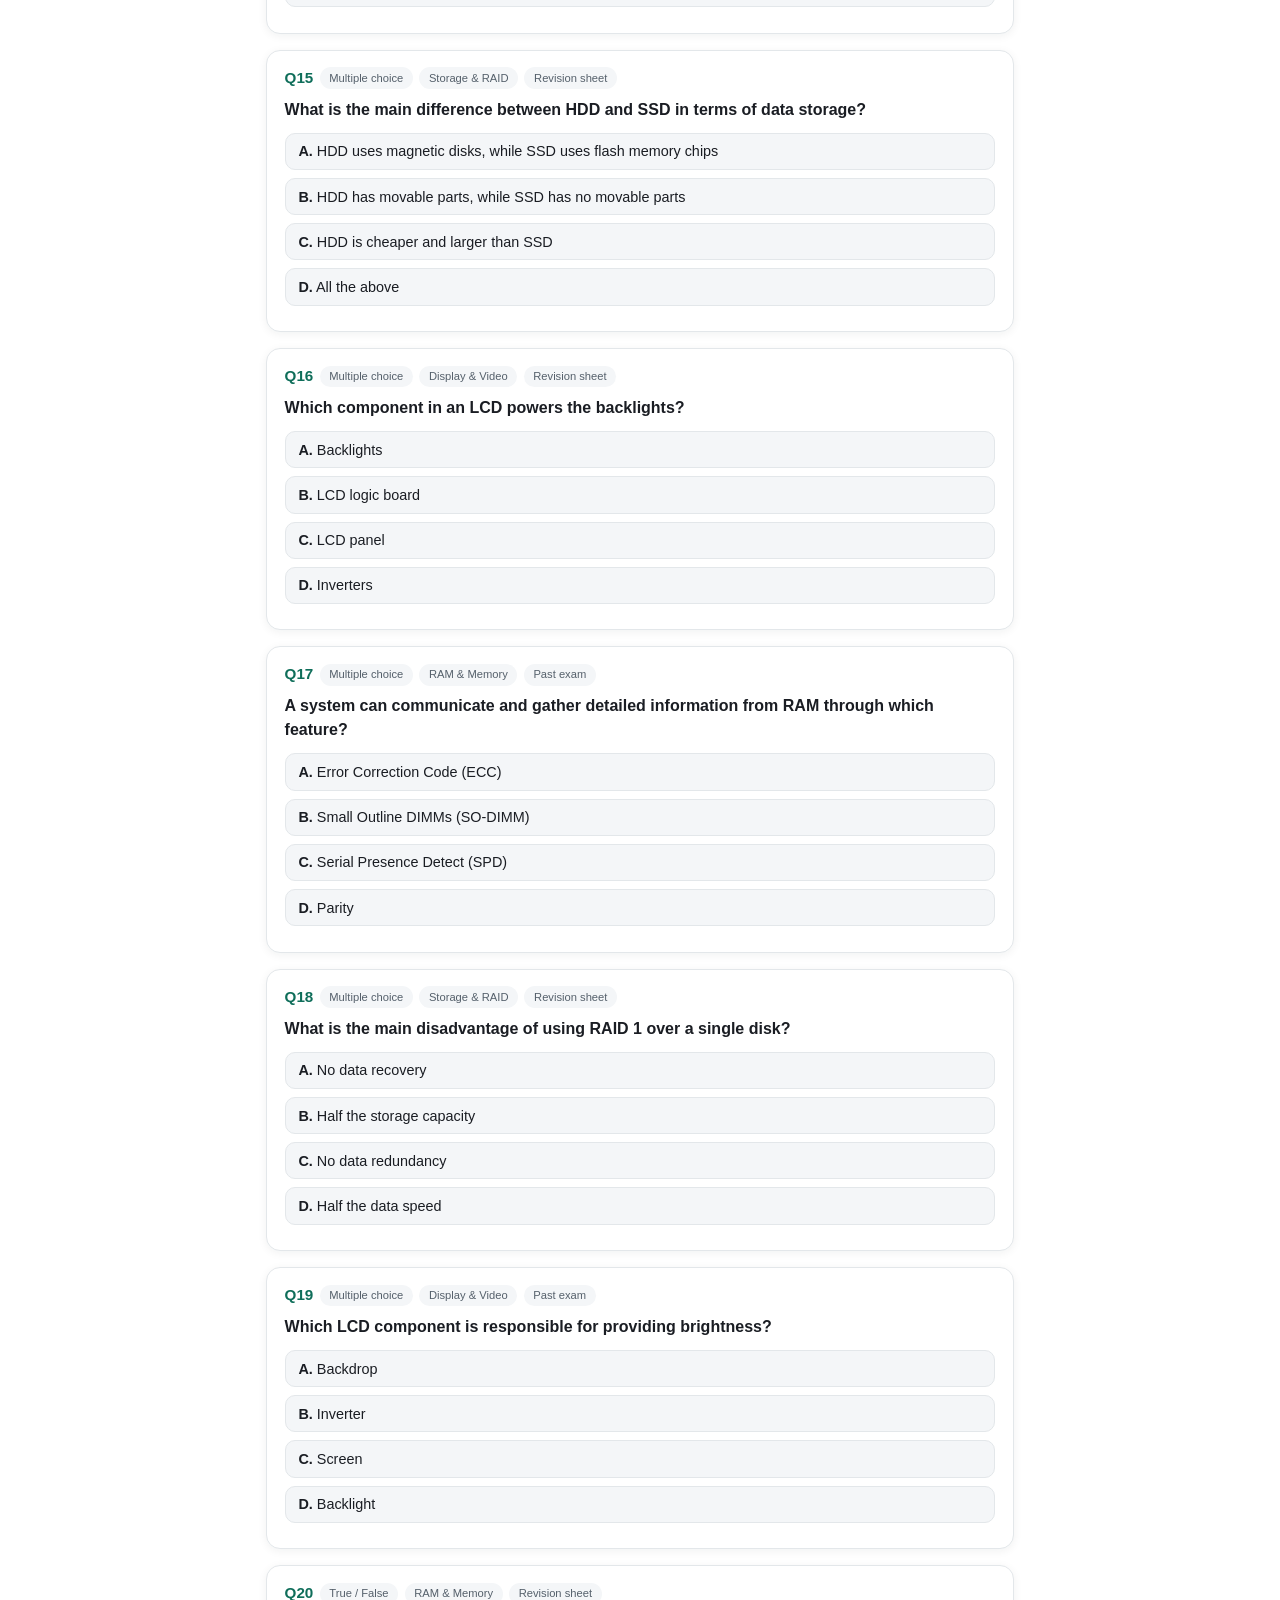
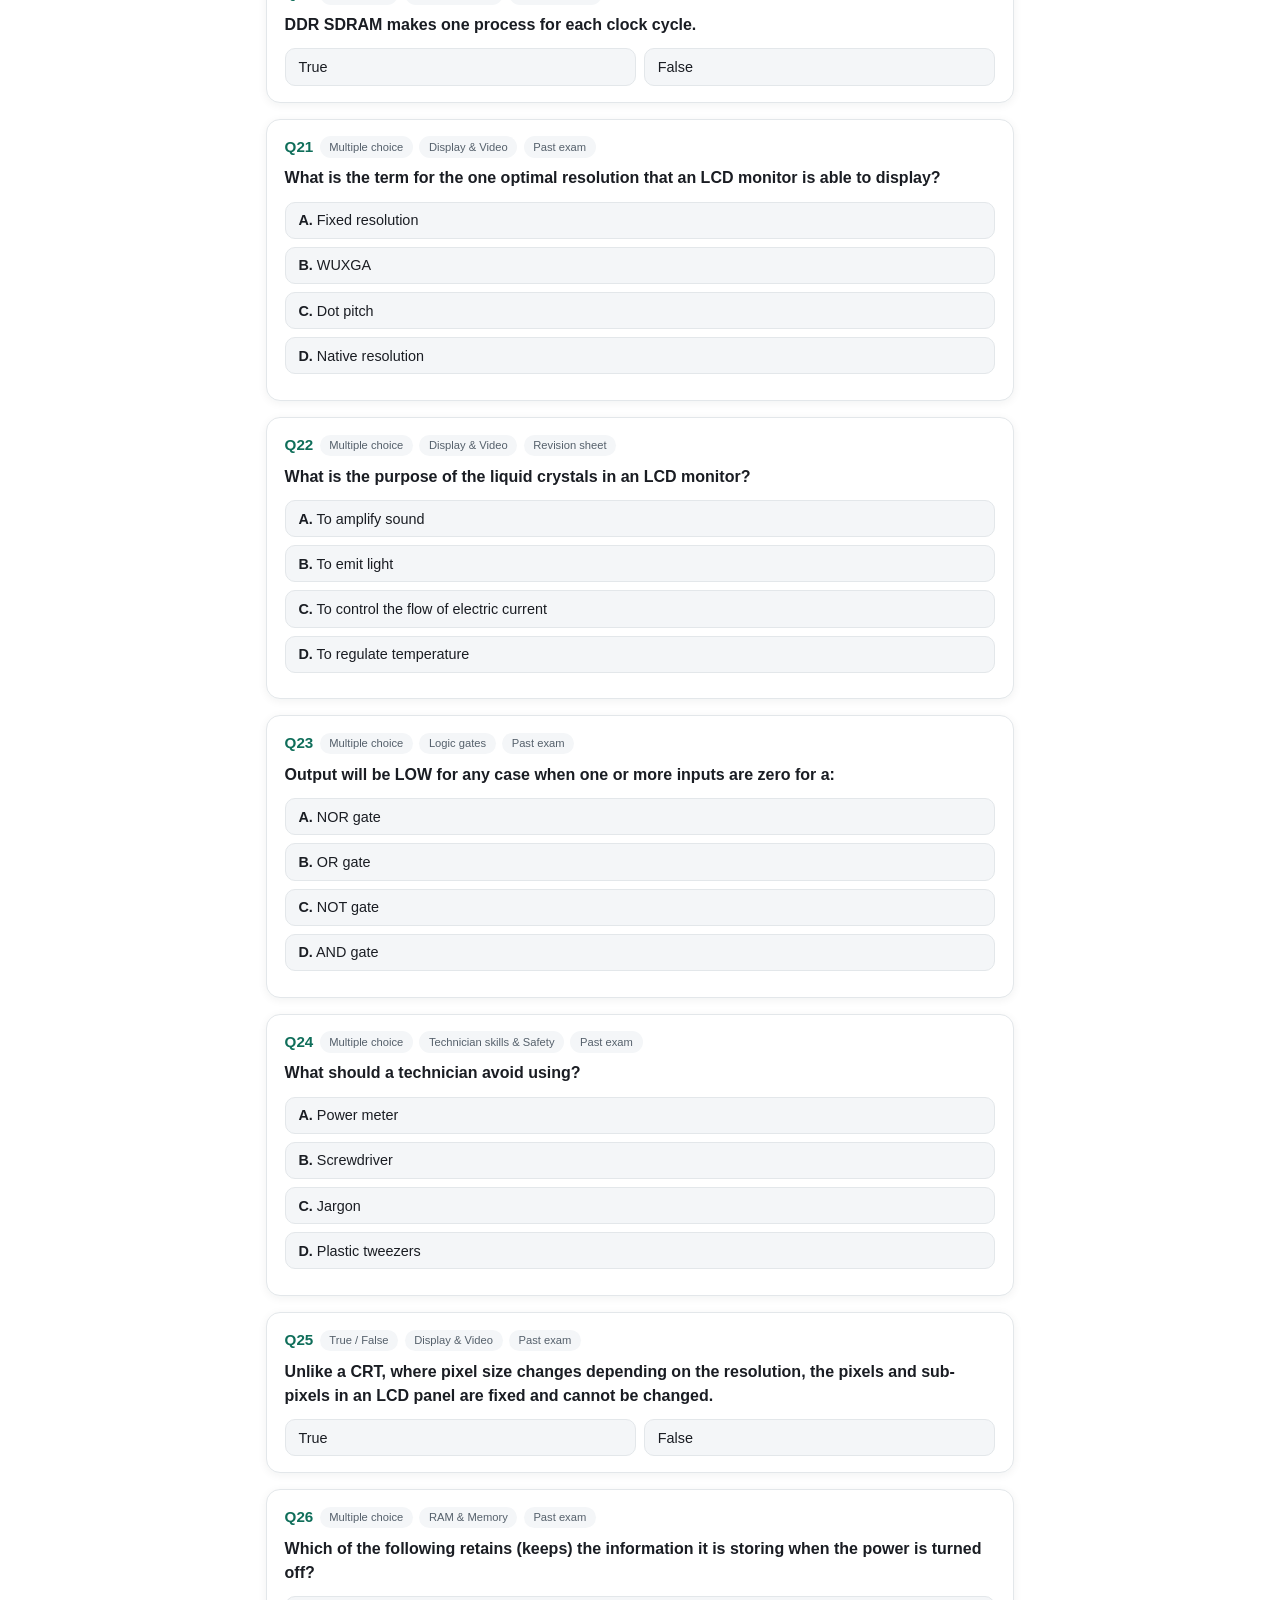
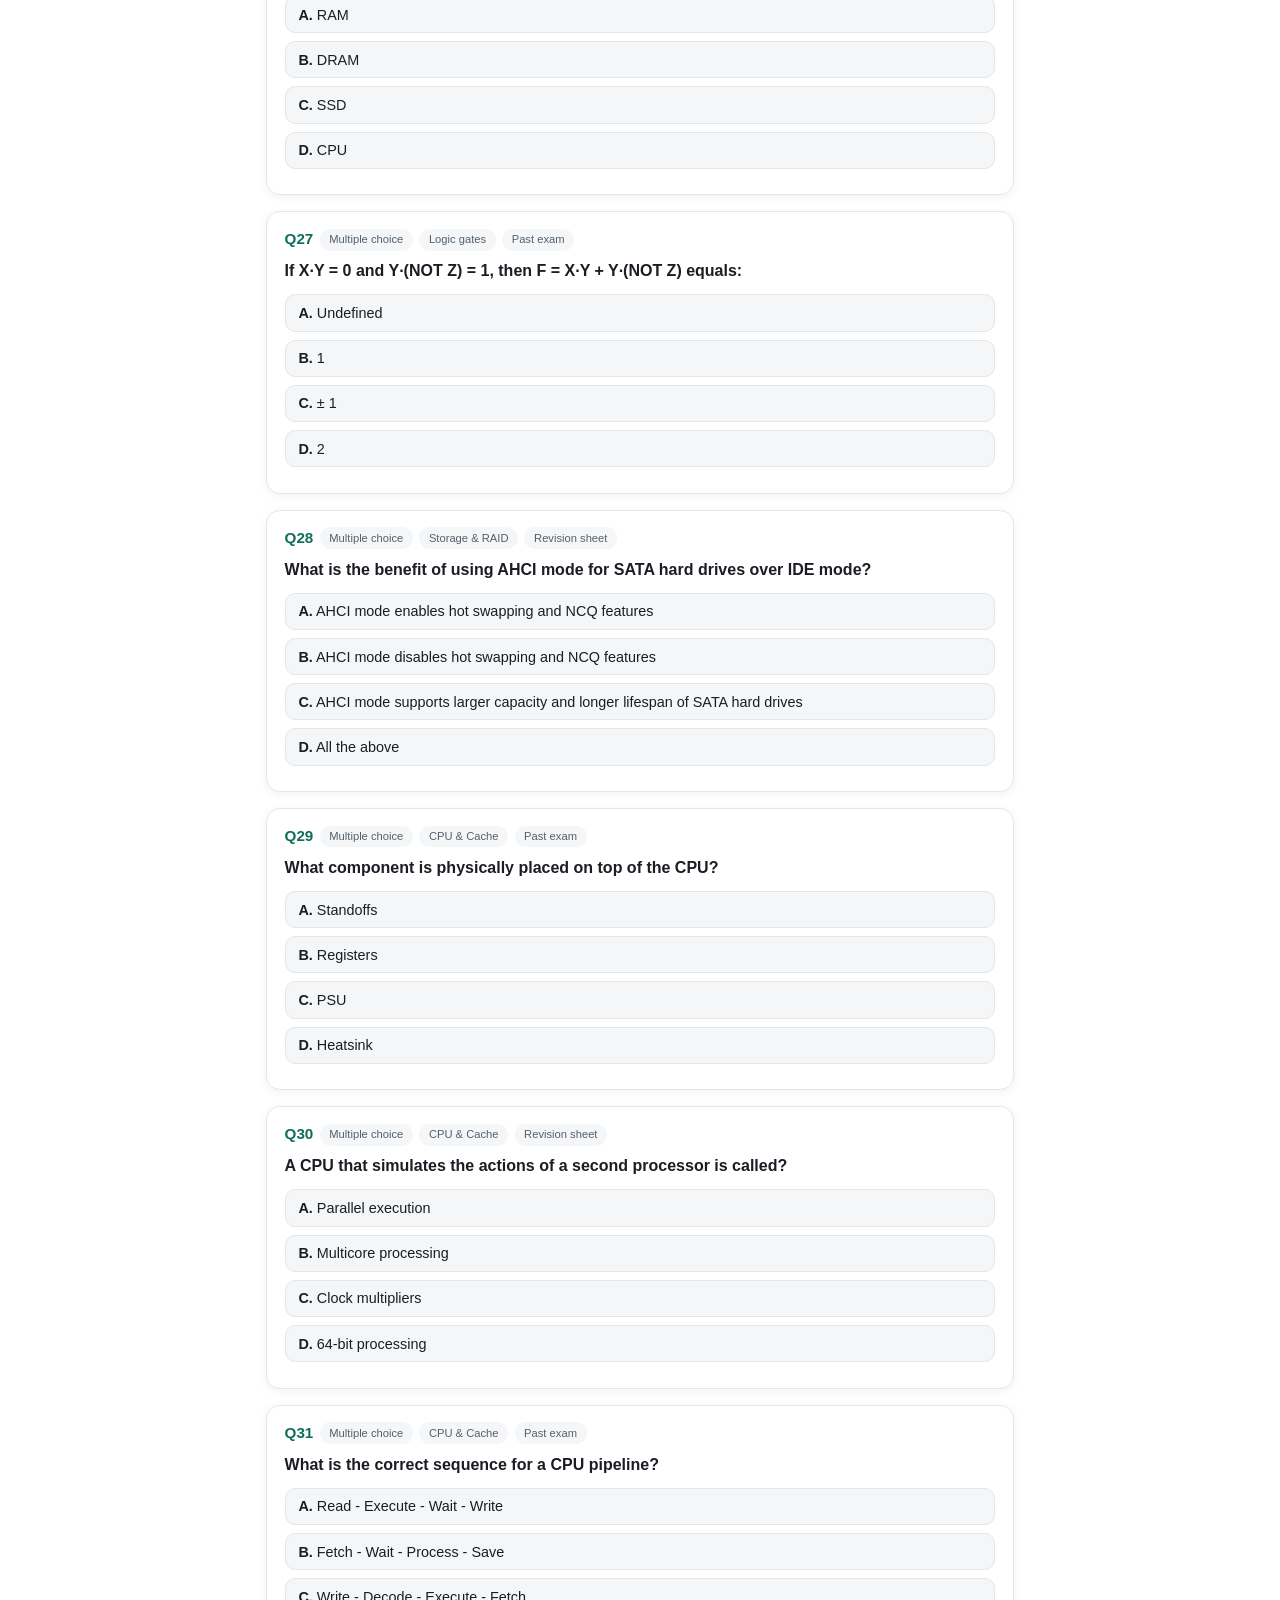
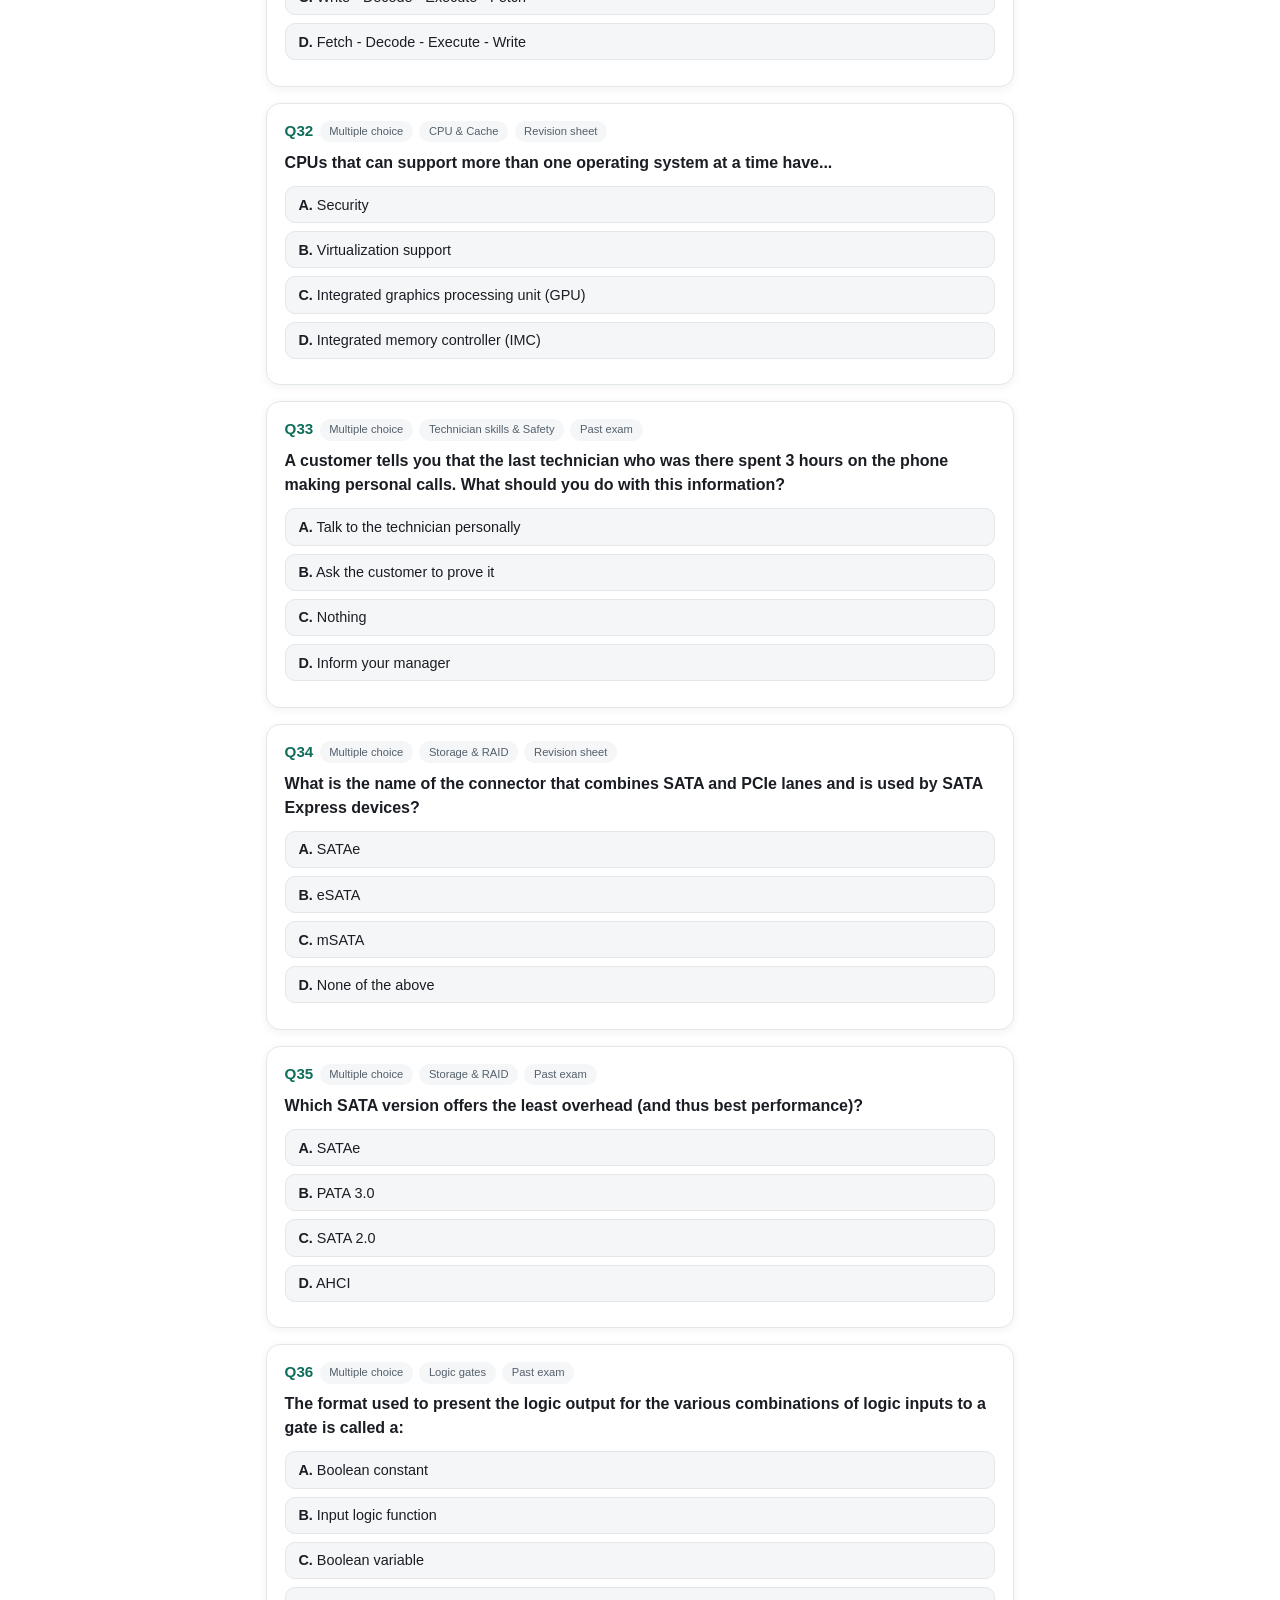
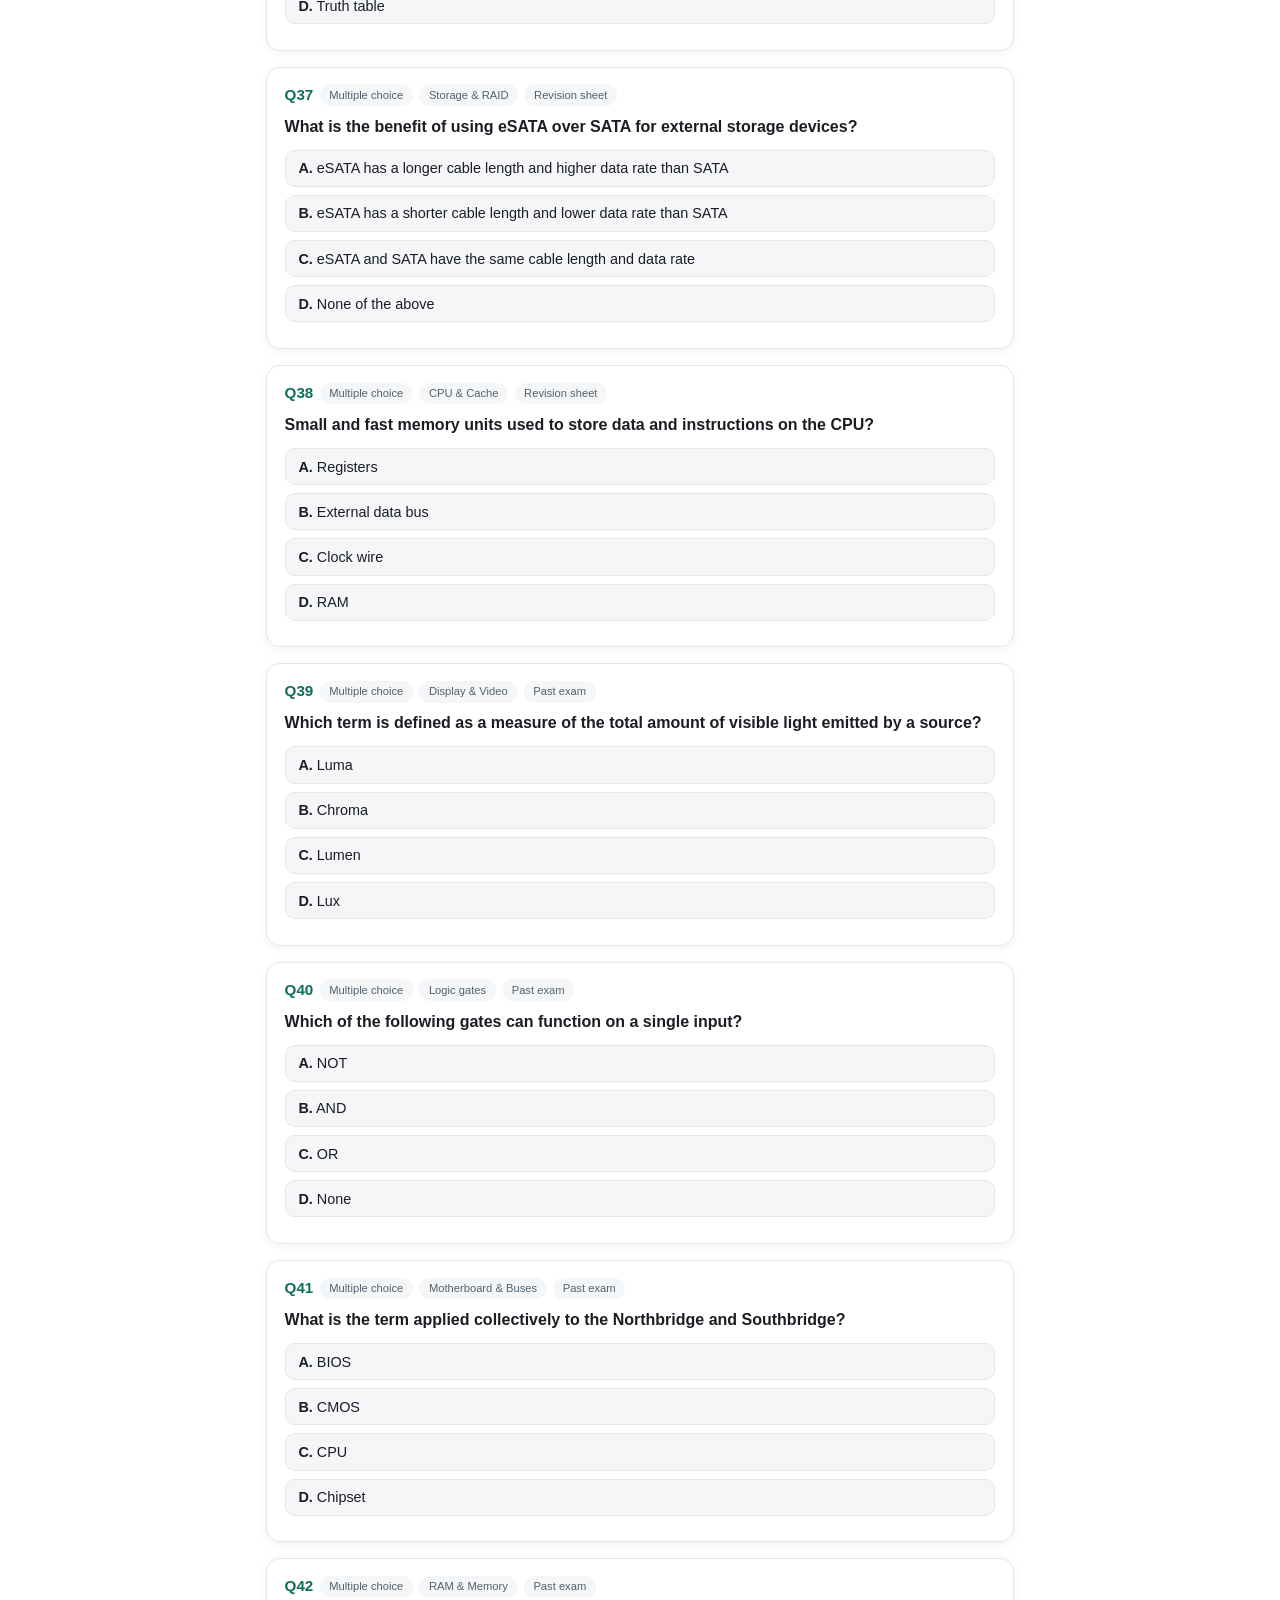
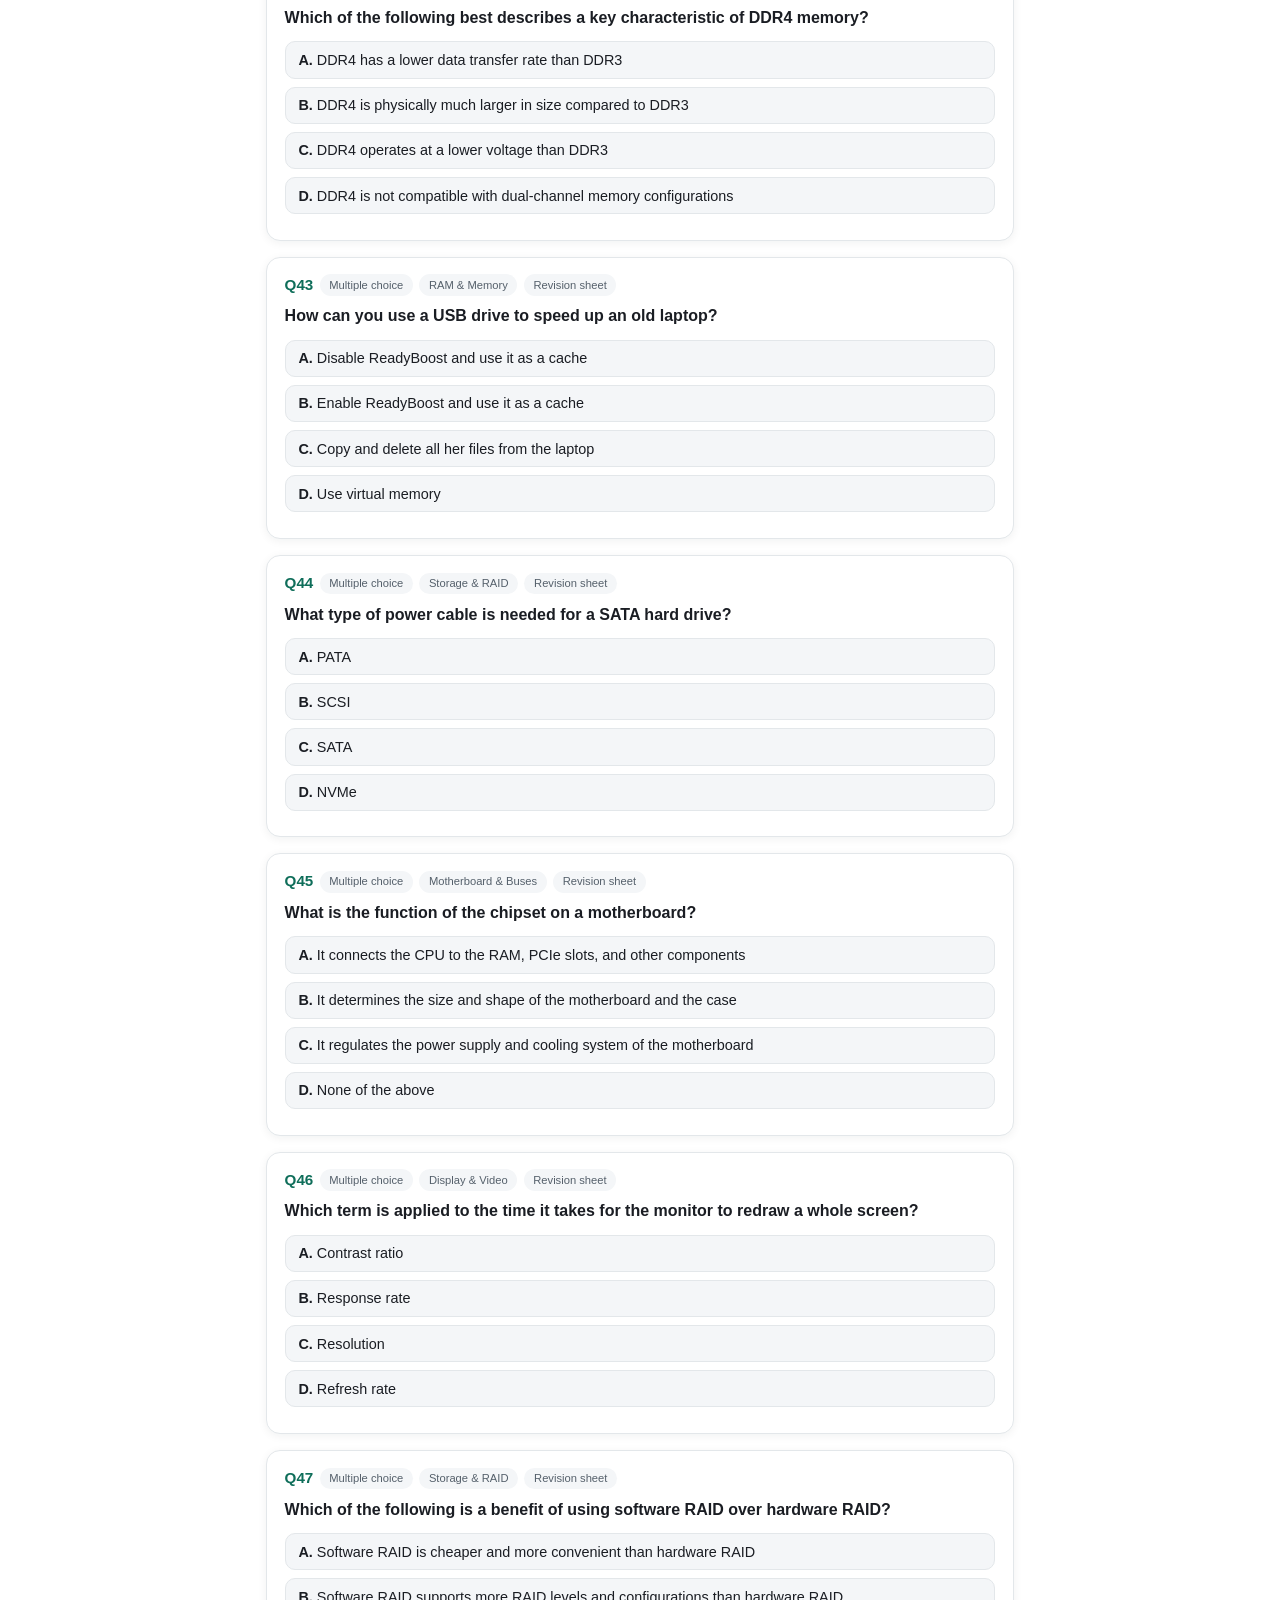
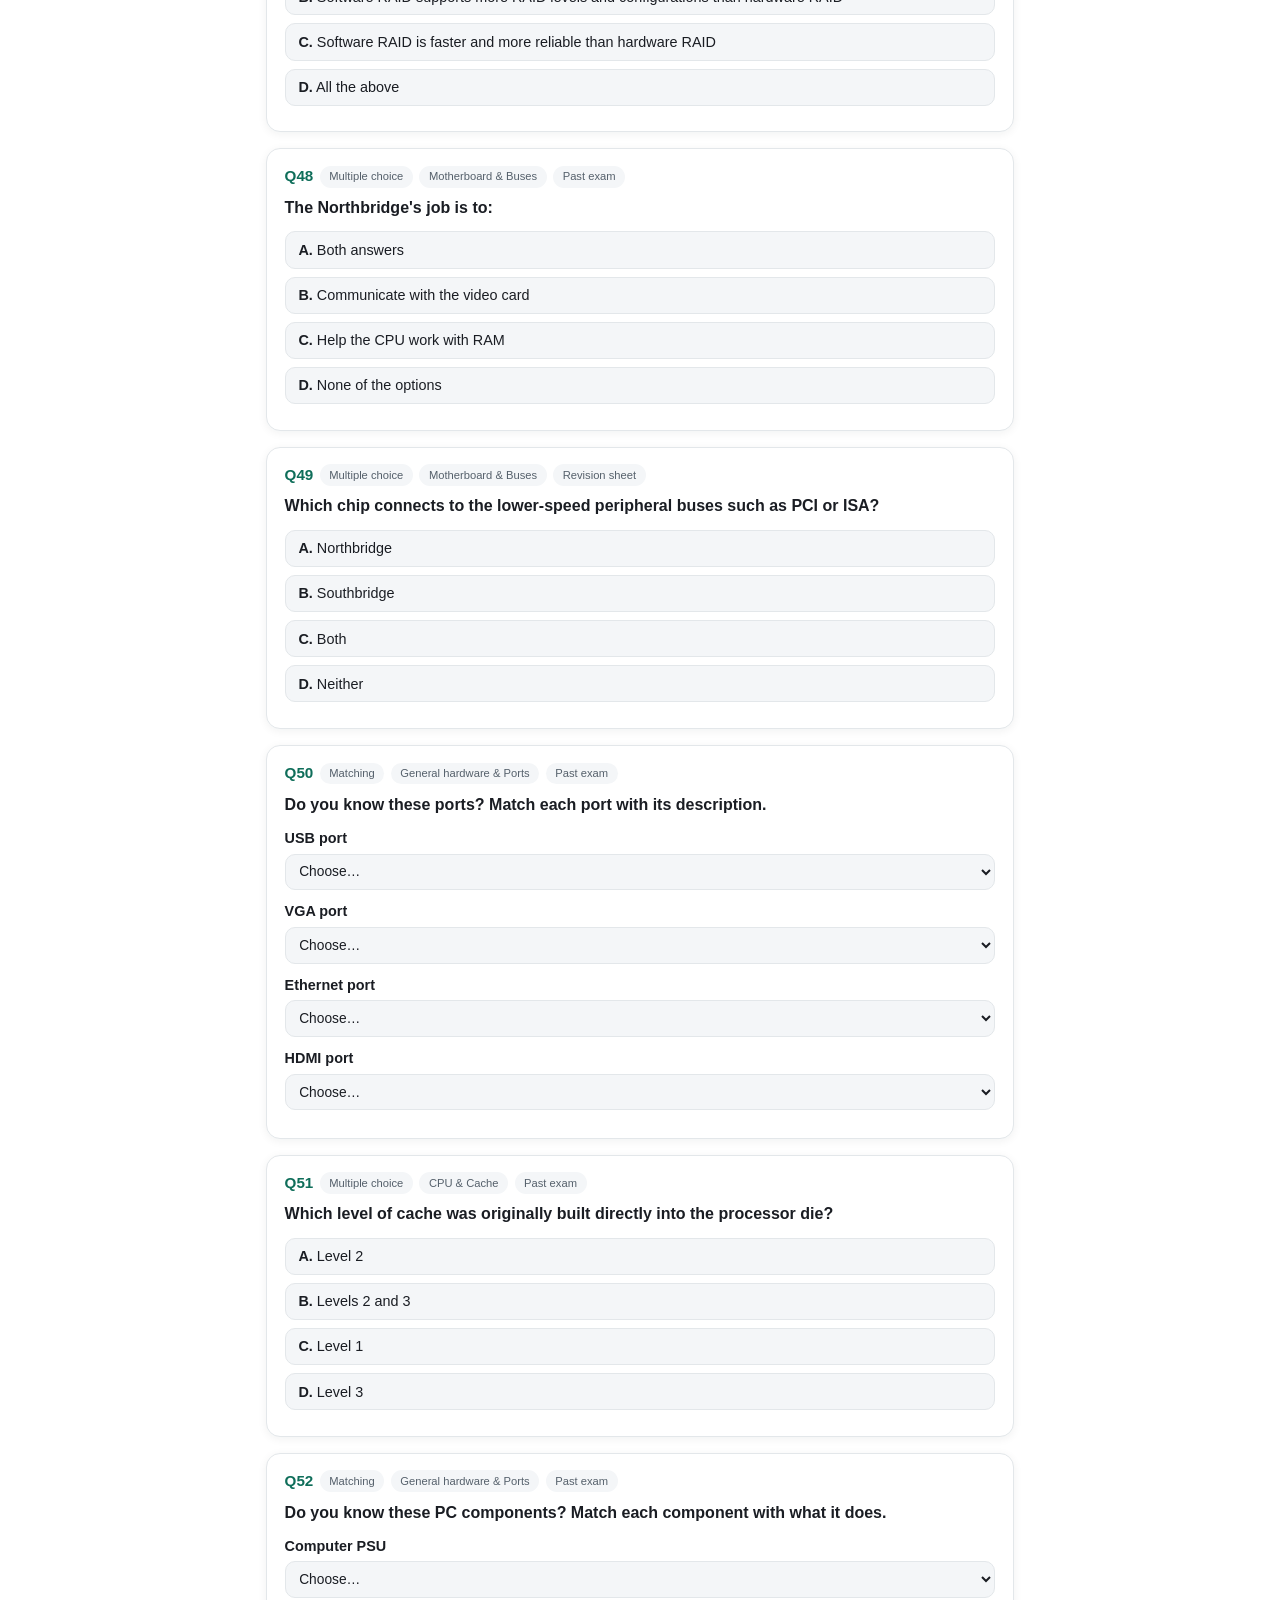
<file: pastexams/index.html>
<!DOCTYPE html><html lang="en"><head><meta charset="UTF-8"><meta name="viewport" content="width=device-width, initial-scale=1, viewport-fit=cover"><title>Past Exams</title><style>
:root{--bg:#fff;--bg-soft:#f4f6f8;--text:#1a1d23;--text-soft:#55606b;--accent:#0f6e5a;--accent-soft:#e4f3ee;--card-bg:#fff;--card-border:#e3e7ea;--shadow:0 2px 10px rgba(20,30,40,.06);--good:#1b7a3d;--bad:#c0392b;--svg-box:#f4f6f8;--svg-on:#ffe8a3;
box-sizing:border-box;padding-top:env(safe-area-inset-top,0px);padding-bottom:env(safe-area-inset-bottom,0px)}
@media(prefers-color-scheme:dark){:root:not([data-theme="light"]){--bg:#14171a;--bg-soft:#1c2024;--text:#eef1f3;--text-soft:#a7b0b8;--accent:#4fd8ad;--accent-soft:#1c2f2a;--card-bg:#1c2024;--card-border:#2b3136;--shadow:0 2px 14px rgba(0,0,0,.4);--svg-box:#242a2f;--svg-on:#6b5a1e}}
:root[data-theme="dark"]{--bg:#14171a;--bg-soft:#1c2024;--text:#eef1f3;--text-soft:#a7b0b8;--accent:#4fd8ad;--accent-soft:#1c2f2a;--card-bg:#1c2024;--card-border:#2b3136;--shadow:0 2px 14px rgba(0,0,0,.4);--svg-box:#242a2f;--svg-on:#6b5a1e}
html{scroll-padding-top:calc(60px + env(safe-area-inset-top,0px))}
*{box-sizing:border-box}
body{margin:0;background:var(--bg);color:var(--text);font-family:-apple-system,BlinkMacSystemFont,"Segoe UI",Roboto,Helvetica,Arial,sans-serif;line-height:1.5}
header.hero{background:linear-gradient(135deg,var(--accent),#0a4f42);color:#fff;padding:2.4rem 1.2rem 2rem;text-align:center}
header.hero h1{margin:0 0 .4rem;font-size:1.7rem}
header.hero p{margin:0 auto;opacity:.9;font-size:.95rem;max-width:520px}
nav.tabs{position:sticky;top:env(safe-area-inset-top,0px);z-index:10;display:flex;overflow-x:auto;gap:.3rem;background:var(--bg);border-bottom:1px solid var(--card-border);padding:.5rem .6rem}
nav.tabs a{flex:none;text-decoration:none;color:var(--text-soft);font-size:.82rem;padding:.45rem .8rem;border-radius:999px;white-space:nowrap}
nav.tabs a:hover{background:var(--accent-soft);color:var(--accent)}
main{max-width:780px;margin:0 auto;padding:1.2rem 1rem 3rem}
section{margin:2.2rem 0}
section h2{font-size:1.25rem;margin:0 0 .3rem}
.sub{color:var(--text-soft);font-size:.9rem;margin:0 0 1rem}
.card{background:var(--card-bg);border:1px solid var(--card-border);border-radius:14px;box-shadow:var(--shadow);padding:1rem 1.1rem;margin-bottom:1rem}
.card img{max-width:100%;max-height:170px;border-radius:10px;display:block;margin:.5rem 0}
.card ul{margin:.4rem 0 0;padding-left:1.1rem;color:var(--text-soft);font-size:.9rem}
.sock-head{display:flex;align-items:center;gap:.6rem}
.sock-head h3{margin:0;font-size:1rem}
.badge{background:var(--accent);color:#fff;font-weight:700;border-radius:8px;padding:.15rem .55rem;font-size:.85rem}
.mini-grid{display:grid;gap:.6rem;margin-top:.8rem}
.mini{background:var(--bg-soft);border-radius:10px;padding:.65rem .8rem}
.mini strong{display:block;font-size:.92rem}
.mini em{display:block;font-size:.78rem;color:var(--accent);font-style:normal;font-weight:600;margin-bottom:.2rem}
.mini span{font-size:.86rem;color:var(--text-soft)}
svg.arch{width:100%;height:auto;display:block}
svg .blk{fill:var(--svg-box);stroke:var(--accent);stroke-width:1.5;cursor:pointer;transition:fill .15s}
svg .blk.on{fill:var(--svg-on)}
svg text{fill:var(--text);font-size:13px;pointer-events:none;font-family:inherit}
svg .lbl{fill:var(--text-soft);font-size:11px}
svg .arrow{stroke:var(--text-soft);stroke-width:1.5;fill:none;marker-end:url(#ah)}
#info{margin-top:.8rem;background:var(--accent-soft);border-radius:10px;padding:.7rem .9rem;font-size:.9rem;min-height:4.5rem}
#info strong{display:block;color:var(--accent)}
.speed{display:flex;gap:.4rem;align-items:center;flex-wrap:wrap;font-size:.85rem;margin-top:.6rem}
.speed span{background:var(--bg-soft);border-radius:999px;padding:.25rem .7rem}
.steps{display:flex;flex-direction:column;gap:.9rem}
.step{display:flex;gap:.8rem;background:var(--card-bg);border:1px solid var(--card-border);border-radius:14px;padding:.9rem;box-shadow:var(--shadow)}
.step-num{flex:none;width:34px;height:34px;border-radius:50%;background:var(--accent-soft);color:var(--accent);display:flex;align-items:center;justify-content:center;font-weight:700}
.step-content h4{margin:0 0 .25rem;font-size:.98rem}
.step-content p{margin:0 0 .5rem;color:var(--text-soft);font-size:.88rem}
.step-content img{max-width:100%;max-height:170px;border-radius:10px;display:block}
.tip{background:var(--accent-soft);border-left:4px solid var(--accent);border-radius:8px;padding:.7rem .9rem;font-size:.88rem;margin-top:1rem}
.quiz-q{font-weight:600;margin:.4rem 0 .7rem}
.quiz-opts{display:flex;flex-direction:column;gap:.5rem;margin-bottom:.6rem}
.quiz-opt{text-align:left;padding:.6rem .8rem;border-radius:10px;border:1px solid var(--card-border);background:var(--bg-soft);cursor:pointer;font-size:.9rem;color:var(--text);font-family:inherit}
.quiz-opt:disabled{cursor:default}
.quiz-opt.correct{background:rgba(27,122,61,.18);border-color:var(--good)}
.quiz-opt.incorrect{background:rgba(192,57,43,.18);border-color:var(--bad)}
.quiz-exp{display:none;font-size:.85rem;color:var(--text-soft);background:var(--bg-soft);padding:.6rem .8rem;border-radius:10px}
.quiz-nav{display:flex;justify-content:flex-end;margin-top:1rem}
.quiz-nav button,.quiz-result button{background:var(--accent);color:#fff;border:none;padding:.55rem 1.1rem;border-radius:999px;font-size:.88rem;cursor:pointer}
.quiz-nav button:disabled{opacity:.4}
.quiz-progress{font-size:.82rem;color:var(--text-soft)}
.quiz-result{text-align:center;padding:1.5rem 1rem}
.score{font-size:2.2rem;font-weight:700;color:var(--accent)}
.footer-note{text-align:center;color:var(--text-soft);font-size:.78rem;margin-top:2.5rem}

table.cmp{width:100%;border-collapse:collapse;font-size:.82rem}
table.cmp th,table.cmp td{text-align:left;padding:.5rem .55rem;border-bottom:1px solid var(--card-border);vertical-align:top}
table.cmp th{color:var(--accent);font-size:.78rem}
.wrap{overflow-x:auto}
.split{display:grid;gap:.8rem}
@media(min-width:600px){.split{grid-template-columns:1fr 1fr}}
.grid4{display:grid;gap:.8rem;grid-template-columns:repeat(auto-fit,minmax(170px,1fr))}
.drive-card img{width:100%;max-height:130px;object-fit:cover;border-radius:10px;margin-bottom:.5rem}
.drive-card h3{margin:.1rem 0 .3rem;font-size:.98rem}
.drive-card p{margin:0;font-size:.84rem;color:var(--text-soft)}
.videowrap{position:relative;width:100%;padding-top:56.25%;border-radius:14px;overflow:hidden;background:#000}
.videowrap iframe{position:absolute;inset:0;width:100%;height:100%;border:0}
.imgrow{display:flex;gap:.5rem;flex-wrap:wrap}.imgrow img{flex:1 1 90px;max-width:31%;max-height:110px;object-fit:cover;border-radius:10px}

.back{display:inline-block;margin:.8rem 1rem 0;color:var(--accent);text-decoration:none;font-size:.85rem}
.navprog{flex:none;margin-left:auto;font-size:.78rem;color:var(--accent);font-weight:700;padding:.45rem .6rem;white-space:nowrap}
.qcard{margin-bottom:1rem}
.qhead{display:flex;gap:.4rem;align-items:center;flex-wrap:wrap;margin-bottom:.5rem}
.qn{font-weight:800;color:var(--accent);font-size:.95rem}
.chip{font-size:.7rem;background:var(--bg-soft);color:var(--text-soft);border-radius:999px;padding:.15rem .6rem}
.quiz-opt.sel{border-color:var(--accent);background:var(--accent-soft)}
.tfrow{display:grid;grid-template-columns:1fr 1fr;gap:.5rem}
.mrow{display:flex;flex-direction:column;gap:.25rem;margin-bottom:.7rem}
.mrow label{font-size:.9rem;font-weight:600}
.mrow select{width:100%;padding:.55rem .6rem;border-radius:10px;border:1px solid var(--card-border);background:var(--bg-soft);color:var(--text);font-size:.86rem;font-family:inherit}
.qcard.ok{border-color:var(--good)}.qcard.bad{border-color:var(--bad)}.qcard.skip{border-color:#d4a017}
.verdict{margin-top:.6rem;font-size:.88rem;border-radius:10px;padding:.65rem .8rem;background:var(--bg-soft)}
.verdict b.ok{color:var(--good)}.verdict b.bad{color:var(--bad)}.verdict b.skip{color:#d4a017}
.verdict ul{margin:.3rem 0 0;padding-left:1.1rem}
.mrow select.good{border-color:var(--good)}.mrow select.wrong{border-color:var(--bad)}
.actions{display:flex;gap:.6rem;flex-wrap:wrap;justify-content:center;margin:1.2rem 0}
.btn{background:var(--accent);color:#fff;border:none;padding:.7rem 1.4rem;border-radius:999px;font-size:.95rem;cursor:pointer;font-family:inherit}
.btn.ghost{background:var(--bg-soft);color:var(--text);border:1px solid var(--card-border)}
.score{font-size:2.6rem;font-weight:800;color:var(--accent);text-align:center}
.bars{display:grid;gap:.45rem;margin-top:.8rem}
.barrow{display:grid;grid-template-columns:170px 1fr 48px;gap:.5rem;align-items:center;font-size:.8rem}
.track{height:10px;background:var(--bg-soft);border-radius:999px;overflow:hidden}.track i{display:block;height:100%;background:var(--accent)}
@media(max-width:480px){.barrow{grid-template-columns:110px 1fr 40px}}
table.key{width:100%;border-collapse:collapse;font-size:.82rem}
table.key th,table.key td{text-align:left;padding:.45rem .5rem;border-bottom:1px solid var(--card-border);vertical-align:top}
table.key th{color:var(--accent);font-size:.75rem}
.opt{display:flex;align-items:center;gap:.5rem;font-size:.9rem;margin:.6rem 0 0}
.hide{display:none!important}
</style></head><body>
<a class="back" href="../index.html">← Course Hub</a>
<header class="hero"><h1>📝 Past Exams</h1><p>102 practice questions from your IT6001 revision sheet and past-exam quizzes, with an answer key.</p></header>
<nav class="tabs"><a href="#quiz">Quiz</a><a href="#results">Results</a><a href="#keyWrap">Answer key</a><span class="navprog" id="navprog">0 / 102 answered</span></nav>
<main>
<section id="quiz"><h2>How it works</h2>
<p class="sub">Topics: CPU, RAM, motherboard, storage and RAID, display, logic gates, technician skills and ports.</p>
<div class="card"><p style="margin:0">Answer the questions below, then press Submit to get your score, a breakdown by topic, and the answer key. Each question is tagged with where it came from: <b>Revision sheet</b> (your IT6001 quiz 1 revision) or <b>Past exam</b> (the questions from the quiz photos). Answer choices are shuffled, except where an option says things like "All the above" or "A and C".</p>
<label class="opt"><input type="checkbox" id="shuf" checked onchange="start()"> Shuffle the question order (untick to keep them grouped by topic)</label>
<div class="track" style="margin-top:.8rem"><i id="pb" style="width:0%"></i></div><p class="sub" style="margin:.3rem 0 0" id="pc">0 of 102 answered</p></div>
<div id="qlist"></div>
<div class="actions" id="submitRow"><button class="btn" onclick="submitQuiz()">Submit and see my score</button><button class="btn ghost" onclick="revealKey()">Just show the answer key</button><button class="btn ghost" onclick="start()">Reshuffle</button></div>
</section>
<section id="results"></section>
<section id="keyWrap" class="hide"><h2>📋 Answer key</h2><p class="sub">All 102 answers, in the order they appeared in your quiz</p>
<div class="card" style="overflow-x:auto"><table class="key"><tr><th>#</th><th>Topic</th><th>Question and answer</th></tr><tbody id="keyBody"></tbody></table></div></section>
<p class="footer-note">Built from IT6001 Computer System quiz 1 revision and past-exam questions</p></main>
<script>

const Q = [{"c": "cpu", "s": "R", "t": "mc", "q": "Small and fast memory units used to store data and instructions on the CPU?", "o": ["Registers", "External data bus", "Clock wire", "RAM"], "a": 0, "x": "Registers are tiny, very fast memory built into the CPU.", "fix": false}, {"c": "cpu", "s": "R", "t": "mc", "q": "Which bus allows data to be transferred between the CPU and external devices?", "o": ["External data bus (EDB)", "Frontside bus", "Clock wire", "Address bus"], "a": 0, "x": "The external data bus carries data in and out of the CPU.", "fix": false}, {"c": "cpu", "s": "R", "t": "mc", "q": "Which bus allows data to be transferred between the CPU and the MCC (memory controller chip)?", "o": ["Address bus", "External data bus", "Frontside bus", "Backside bus"], "a": 0, "x": "Per your revision sheet: the address bus.", "fix": false}, {"c": "cpu", "s": "R", "t": "mc", "q": "Which bus allows data to be transferred between the MCC and RAM?", "o": ["Frontside bus", "External data bus", "Backside bus", "Address bus"], "a": 0, "x": "Per your revision sheet: the frontside bus.", "fix": false}, {"c": "cpu", "s": "R", "t": "mc", "q": "Increasing the size of the EDB and the address bus in a CPU is called?", "o": ["64-bit processing", "Clock multipliers", "Parallel execution", "Multicore processing"], "a": 0, "x": "Wider buses let the CPU handle 64 bits at a time.", "fix": false}, {"c": "cpu", "s": "R", "t": "mc", "q": "What is the unit of measurement for CPU speed?", "o": ["Hertz (Hz)", "Megahertz (MHz)", "Gigahertz (GHz)", "All the above"], "a": 3, "x": "All of them: Hz, MHz and GHz measure clock speed.", "fix": true}, {"c": "cpu", "s": "R", "t": "mc", "q": "Running the CPU at some multiple of the system clock speed is called?", "o": ["Clock multipliers", "64-bit processing", "Parallel execution", "Multicore processing"], "a": 0, "x": "The CPU runs faster than the system clock by using a multiplier.", "fix": false}, {"c": "cpu", "s": "R", "t": "mc", "q": "A CPU that simulates the actions of a second processor is called?", "o": ["Clock multipliers", "64-bit processing", "Parallel execution", "Multicore processing"], "a": 3, "x": "Per your revision sheet: multicore processing. Many textbooks use 'parallel execution' (hyper-threading) for simulating a second processor, so double-check with your instructor.", "fix": false}, {"c": "cpu", "s": "R", "t": "mc", "q": "CPUs that can support more than one operating system at a time have...", "o": ["Virtualization support", "Integrated memory controller (IMC)", "Integrated graphics processing unit (GPU)", "Security"], "a": 0, "x": "Virtualization support lets several OSes run at once.", "fix": false}, {"c": "cpu", "s": "R", "t": "mc", "q": "Which of the following is NOT a type of CPU cache?", "o": ["L4", "L1", "L2", "L3"], "a": 0, "x": "The cache levels on this sheet are L1, L2 and L3.", "fix": false}, {"c": "cpu", "s": "R", "t": "mc", "q": "What are LGA and PGA?", "o": ["Socket types", "Processors", "CPU coolers", "Expansion slots"], "a": 0, "x": "LGA and PGA are CPU socket types.", "fix": false}, {"c": "cpu", "s": "R", "t": "mc", "q": "Which of the following is NOT a common type of CPU cooler?", "o": ["Immersion cooler", "Air cooler", "Liquid cooler", "Heat sink"], "a": 0, "x": "Common coolers: air, liquid and heat sinks.", "fix": false}, {"c": "cpu", "s": "E", "t": "mc", "q": "Which level of cache was originally built directly into the processor die?", "o": ["Level 1", "Level 2", "Level 3", "Levels 2 and 3"], "a": 0, "x": "L1 was first, then L2 and L3 moved onto the chip later.", "fix": false}, {"c": "cpu", "s": "E", "t": "mc", "q": "Which of the following components is the fastest?", "o": ["L1 cache", "RAM", "L3 cache", "Hard drive"], "a": 0, "x": "Speed order: L1, L2, L3, RAM, then drives.", "fix": false}, {"c": "cpu", "s": "E", "t": "tf", "q": "A cache is a smaller, faster memory, located closer to the CPU, than the RAM.", "a": true, "x": "That is exactly what cache is."}, {"c": "cpu", "s": "E", "t": "mc", "q": "What is the correct sequence for a CPU pipeline?", "o": ["Fetch - Decode - Execute - Write", "Read - Execute - Wait - Write", "Fetch - Wait - Process - Save", "Write - Decode - Execute - Fetch"], "a": 0, "x": "Fetch the instruction, decode it, execute it, write the result.", "fix": false}, {"c": "cpu", "s": "E", "t": "mc", "q": "Which socket type do Intel CPUs use?", "o": ["Socket LGA", "Socket C", "Socket FM+", "Socket PGA"], "a": 0, "x": "Intel uses LGA sockets (the pins are in the socket).", "fix": false}, {"c": "cpu", "s": "E", "t": "mc", "q": "What happens if you apply too little or too much thermal paste?", "o": ["Your CPU can overheat and fail", "Your CPU will run too slow or too fast", "There is no issue", "It is better to put too much"], "a": 0, "x": "Wrong amounts of paste hurt heat transfer.", "fix": false}, {"c": "cpu", "s": "E", "t": "mc", "q": "What component is physically placed on top of the CPU?", "o": ["Heatsink", "Standoffs", "Registers", "PSU"], "a": 0, "x": "The heatsink (with its fan) sits on the CPU. Registers are inside the CPU.", "fix": false}, {"c": "ram", "s": "R", "t": "tf", "q": "DDR SDRAM makes one process for each clock cycle.", "a": false, "x": "DDR (double data rate) makes two transfers per clock cycle."}, {"c": "ram", "s": "R", "t": "tf", "q": "DDR2 is compatible with DDR SDRAM.", "a": false, "x": "They have different pin counts and voltages, so they are not interchangeable."}, {"c": "ram", "s": "R", "t": "mc", "q": "Why is DDR3 faster than DDR2?", "o": ["DDR3 I/O speeds are quadruple the clock speeds", "DDR3 I/O speeds are the same as the clock speeds", "DDR3 I/O speeds are double the clock speeds", "DDR3 doubles the throughput over DDR2"], "a": 0, "x": "DDR3's I/O speed is four times the clock speed (DDR2's is two times).", "fix": false}, {"c": "ram", "s": "R", "t": "tf", "q": "RAM with a lower latency such as CL6 is faster than RAM with a higher latency such as CL9.", "a": true, "x": "Lower CAS latency means fewer clock cycles of delay."}, {"c": "ram", "s": "R", "t": "mc", "q": "What allows the computer to detect whether an error occurred in the reading or writing of data in memory?", "o": ["Parity RAM", "SPD", "ECC", "A and C"], "a": 3, "x": "Both parity RAM and ECC detect errors (ECC can also correct them).", "fix": true}, {"c": "ram", "s": "R", "t": "mc", "q": "How can you use a USB drive to speed up an old laptop?", "o": ["Enable ReadyBoost and use it as a cache", "Disable ReadyBoost and use it as a cache", "Copy and delete all her files from the laptop", "Use virtual memory"], "a": 0, "x": "ReadyBoost uses a flash drive as extra cache.", "fix": false}, {"c": "ram", "s": "R", "t": "mc", "q": "What is the main job of SPD in RAM?", "o": ["To identify the characteristics of the RAM module for the BIOS", "To store data and instructions for the CPU", "To boost the speed and performance of the RAM module", "To protect the data on the RAM module"], "a": 0, "x": "The SPD chip tells the BIOS the module's size, speed and timings.", "fix": false}, {"c": "ram", "s": "E", "t": "tf", "q": "Parity RAM offers error-checking of the stored data to make sure it does not change or become corrupted before it is used.", "a": true, "x": "Parity RAM detects errors using an extra parity bit."}, {"c": "ram", "s": "E", "t": "mc", "q": "A system can communicate and gather detailed information from RAM through which feature?", "o": ["Serial Presence Detect (SPD)", "Small Outline DIMMs (SO-DIMM)", "Error Correction Code (ECC)", "Parity"], "a": 0, "x": "SPD stores the module's details for the system to read.", "fix": false}, {"c": "ram", "s": "E", "t": "mc", "q": "How many megabytes in a gigabyte?", "o": ["1024", "124", "10", "240"], "a": 0, "x": "1 GB = 1024 MB.", "fix": false}, {"c": "ram", "s": "E", "t": "mc", "q": "With a given clock speed of 100 MHz, the speed rating for a DDR3 SDRAM and the PC speed rating is:", "o": ["DDR-800, PC-6400", "DDR-200, PC-1600", "DDR-400, PC-3200", "DDR-100, PC-1000"], "a": 0, "x": "DDR3 transfers 8 times per clock: 100 MHz x 8 = 800 (DDR3-800). Then 800 x 8 bytes = 6400 MB/s (PC-6400).", "fix": false}, {"c": "ram", "s": "E", "t": "mc", "q": "In Windows, ______ is a portion of the hard drive used to swap programs when the PC starts running out of real RAM.", "o": ["Page file", "Non-maskable interrupt (NMI)", "Dual-channel architecture", "Registered RAM"], "a": 0, "x": "The page file is Windows' virtual memory.", "fix": false}, {"c": "ram", "s": "E", "t": "mc", "q": "What does excessive disk thrashing indicate?", "o": ["Insufficient RAM", "Low latency", "Outdated drivers", "Overheating"], "a": 0, "x": "With too little RAM, the system keeps swapping data to the drive.", "fix": false}, {"c": "ram", "s": "E", "t": "mc", "q": "Which of the following best describes a key characteristic of DDR4 memory?", "o": ["DDR4 operates at a lower voltage than DDR3", "DDR4 is not compatible with dual-channel memory configurations", "DDR4 is physically much larger in size compared to DDR3", "DDR4 has a lower data transfer rate than DDR3"], "a": 0, "x": "DDR4 is more power-efficient (lower voltage) and faster than DDR3.", "fix": false}, {"c": "ram", "s": "E", "t": "mc", "q": "Where in your PC can you find the amount of RAM installed?", "o": ["System applet or Task Manager", "Devices", "Device Manager", "Action Center"], "a": 0, "x": "Both the System applet and Task Manager show installed RAM.", "fix": false}, {"c": "ram", "s": "E", "t": "mc", "q": "Which of the following retains (keeps) the information it is storing when the power is turned off?", "o": ["SSD", "RAM", "CPU", "DRAM"], "a": 0, "x": "An SSD is non-volatile. RAM and DRAM lose their data without power.", "fix": false}, {"c": "mb", "s": "R", "t": "mc", "q": "Which one is NOT a form factor?", "o": ["AVG", "ATX", "miniATX", "Nano-ITX"], "a": 0, "x": "AVG is antivirus software, not a motherboard form factor.", "fix": false}, {"c": "mb", "s": "R", "t": "mc", "q": "What is the function of the chipset on a motherboard?", "o": ["It connects the CPU to the RAM, PCIe slots, and other components", "It determines the size and shape of the motherboard and the case", "It regulates the power supply and cooling system of the motherboard", "None of the above"], "a": 0, "x": "The chipset is the traffic controller between the CPU and everything else.", "fix": true}, {"c": "mb", "s": "R", "t": "mc", "q": "Which chip connects to the CPU directly?", "o": ["Northbridge", "Southbridge", "Both", "Neither"], "a": 0, "x": "The Northbridge connects directly to the CPU.", "fix": true}, {"c": "mb", "s": "R", "t": "mc", "q": "Which chip connects to the lower-speed peripheral buses such as PCI or ISA?", "o": ["Northbridge", "Southbridge", "Both", "Neither"], "a": 1, "x": "The Southbridge handles slower devices.", "fix": true}, {"c": "mb", "s": "R", "t": "mc", "q": "Which chip connects to the high-speed devices such as RAM and graphics controllers?", "o": ["Northbridge", "Southbridge", "Both", "Neither"], "a": 0, "x": "The Northbridge handles fast devices like RAM and graphics.", "fix": true}, {"c": "mb", "s": "R", "t": "mc", "q": "Which expansion slot has a direct connection to the Northbridge and is used only for video cards?", "o": ["AGP", "PCI", "PCI-X", "PCIe"], "a": 0, "x": "AGP was made only for graphics cards.", "fix": false}, {"c": "mb", "s": "E", "t": "mc", "q": "Which of the following motherboard slots would be more suitable for connecting a high-end video (graphics) card?", "o": ["PCIe x16", "PCIe x2", "PCIe x4", "PCIe x1"], "a": 0, "x": "PCIe x16 has the most lanes and the most bandwidth.", "fix": false}, {"c": "mb", "s": "E", "t": "mc", "q": "Which one of the following statements is UNTRUE of a motherboard?", "o": ["The motherboard is also referred to as the parts board", "It is the underlying circuit board of a computer", "All key PC components will be attached to the motherboard", "The motherboard is crucial for the computer's operation"], "a": 0, "x": "It is called the mainboard or system board, not the 'parts board'.", "fix": false}, {"c": "mb", "s": "E", "t": "mc", "q": "What is the largest motherboard form factor?", "o": ["ATX", "Mini ITX", "Micro ATX", "ITX"], "a": 0, "x": "Of these options, ATX is the biggest.", "fix": false}, {"c": "mb", "s": "E", "t": "mc", "q": "The ____ determines the number and type of expansion slots available on the motherboard.", "o": ["Chipset", "RAM", "Super I/O chip", "Video card"], "a": 0, "x": "The chipset decides which slots and features the board supports.", "fix": false}, {"c": "mb", "s": "E", "t": "mc", "q": "The Front Side Bus contains:", "o": ["The address bus", "Back side bus", "External data bus only", "The connection between the CPU and the L1 cache", "Both the address bus and the external data bus"], "a": 4, "x": "The FSB is made up of the address bus plus the external data bus.", "fix": true}, {"c": "mb", "s": "E", "t": "mc", "q": "The main circuit board in a PC is the?", "o": ["Motherboard", "Northbridge", "CPU", "BIOS"], "a": 0, "x": "Everything else connects to the motherboard.", "fix": false}, {"c": "mb", "s": "E", "t": "mc", "q": "The Northbridge's job is to:", "o": ["Both answers", "Communicate with the video card", "Help the CPU work with RAM", "None of the options"], "a": 0, "x": "It does both: talks to the video card and helps the CPU work with RAM.", "fix": true}, {"c": "mb", "s": "E", "t": "mc", "q": "What is the term applied collectively to the Northbridge and Southbridge?", "o": ["Chipset", "CPU", "BIOS", "CMOS"], "a": 0, "x": "Northbridge + Southbridge = the chipset.", "fix": false}, {"c": "mb", "s": "E", "t": "mc", "q": "Which of the following uses a point-to-point serial connection with the Northbridge via dedicated lanes, allowing for more efficient data transfer?", "o": ["PCIe", "USB", "PCI", "HDD"], "a": 0, "x": "PCI Express uses dedicated serial lanes. Old PCI is a shared parallel bus.", "fix": false}, {"c": "sto", "s": "R", "t": "mc", "q": "What is the main difference between HDD and SSD in terms of data storage?", "o": ["HDD uses magnetic disks, while SSD uses flash memory chips", "HDD has movable parts, while SSD has no movable parts", "HDD is cheaper and larger than SSD", "All the above"], "a": 3, "x": "All three statements are true.", "fix": true}, {"c": "sto", "s": "R", "t": "mc", "q": "What type of power cable is needed for a SATA hard drive?", "o": ["SATA", "PATA", "SCSI", "NVMe"], "a": 0, "x": "A SATA drive uses a SATA power connector.", "fix": false}, {"c": "sto", "s": "R", "t": "mc", "q": "What does ATA stand for in the context of storage devices?", "o": ["Advanced Technology Attachment", "Asynchronous Transfer Adapter", "Automatic Tape Archive", "None of the above"], "a": 0, "x": "ATA = Advanced Technology Attachment.", "fix": true}, {"c": "sto", "s": "R", "t": "mc", "q": "What is the main difference between PATA and SATA in terms of data transmission?", "o": ["PATA uses parallel signaling, while SATA uses serial signaling", "PATA uses serial signaling, while SATA uses parallel signaling", "PATA and SATA use the same signaling method", "None of the above"], "a": 0, "x": "P = parallel, S = serial.", "fix": true}, {"c": "sto", "s": "R", "t": "mc", "q": "What is the benefit of using eSATA over SATA for external storage devices?", "o": ["eSATA has a longer cable length and higher data rate than SATA", "eSATA has a shorter cable length and lower data rate than SATA", "eSATA and SATA have the same cable length and data rate", "None of the above"], "a": 0, "x": "Per your revision sheet: longer cable length and higher data rate.", "fix": true}, {"c": "sto", "s": "R", "t": "mc", "q": "What is the name of the connector that combines SATA and PCIe lanes and is used by SATA Express devices?", "o": ["SATAe", "eSATA", "mSATA", "None of the above"], "a": 0, "x": "SATAe = SATA Express.", "fix": true}, {"c": "sto", "s": "R", "t": "mc", "q": "What is the benefit of using AHCI mode for SATA hard drives over IDE mode?", "o": ["AHCI mode enables hot swapping and NCQ features", "AHCI mode disables hot swapping and NCQ features", "AHCI mode supports larger capacity and longer lifespan of SATA hard drives", "All the above"], "a": 0, "x": "AHCI unlocks hot swapping and Native Command Queuing.", "fix": true}, {"c": "sto", "s": "R", "t": "mc", "q": "What is the main disadvantage of using RAID 1 over a single disk?", "o": ["Half the storage capacity", "Half the data speed", "No data redundancy", "No data recovery"], "a": 0, "x": "RAID 1 mirrors the data, so you only get half the total capacity.", "fix": false}, {"c": "sto", "s": "R", "t": "mc", "q": "What is the difference between RAID 6 and RAID 5 in terms of parity?", "o": ["RAID 6 uses two parity blocks, while RAID 5 uses one parity block", "RAID 6 uses one parity block, while RAID 5 uses two parity blocks", "RAID 6 and RAID 5 use the same number of parity blocks", "None of the above"], "a": 0, "x": "RAID 6 survives two disk failures because of its second parity block.", "fix": true}, {"c": "sto", "s": "R", "t": "mc", "q": "What is the difference between RAID 10 and RAID 0+1 in terms of fault tolerance?", "o": ["RAID 10 can survive up to two disk failures, while RAID 0+1 can only survive one disk failure", "RAID 10 can only survive one disk failure, while RAID 0+1 can survive up to two disk failures", "RAID 10 and RAID 0+1 can both survive up to two disk failures", "None of the above"], "a": 0, "x": "Per your revision sheet. (In RAID 10, a second failure is only survivable if it hits a different mirrored pair.)", "fix": true}, {"c": "sto", "s": "R", "t": "mc", "q": "Which of the following is a benefit of using software RAID over hardware RAID?", "o": ["Software RAID is cheaper and more convenient than hardware RAID", "Software RAID supports more RAID levels and configurations than hardware RAID", "Software RAID is faster and more reliable than hardware RAID", "All the above"], "a": 0, "x": "Software RAID needs no extra controller card, so it costs less.", "fix": true}, {"c": "sto", "s": "E", "t": "mc", "q": "The technique of setting up RAID 1 with two drives, each on a separate controller, is called:", "o": ["Disk duplexing", "Disk striping", "Disk mirroring", "Software RAID"], "a": 0, "x": "Mirroring plus separate controllers = duplexing.", "fix": false}, {"c": "sto", "s": "E", "t": "mc", "q": "What is the minimum number of disks needed for a RAID 0 configuration?", "o": ["2 disks", "3 disks", "1 disk", "4 disks"], "a": 0, "x": "Striping needs at least two disks.", "fix": false}, {"c": "sto", "s": "E", "t": "mc", "q": "Which of these is an external drive-interface technology?", "o": ["USB 3.0", "SATA1", "SATA2", "SATA3"], "a": 0, "x": "SATA1/2/3 are internal. USB 3.0 is external.", "fix": false}, {"c": "sto", "s": "E", "t": "mc", "q": "____ is an interface that enables advanced SATA features, such as hot swapping and Native Command Queuing (NCQ).", "o": ["AHCI", "RAID", "HBA", "Expansion bus"], "a": 0, "x": "AHCI = Advanced Host Controller Interface.", "fix": false}, {"c": "sto", "s": "E", "t": "mc", "q": "If you set up RAID 1 with two HDDs, each having 1 TB capacity, how much storage space is usable?", "o": ["1 TB", "500 GB", "2 TB", "4 TB"], "a": 0, "x": "RAID 1 mirrors the data, so usable space = the size of one disk.", "fix": false}, {"c": "sto", "s": "E", "t": "mc", "q": "Which RAID implementation produces a 'non-fault tolerant striped set' that allows multiple physical disks to be treated as a single volume?", "o": ["RAID 0", "RAID 10", "RAID 5", "RAID 1"], "a": 0, "x": "RAID 0 stripes data for speed, with no redundancy.", "fix": false}, {"c": "sto", "s": "E", "t": "mc", "q": "Which SATA version offers the least overhead (and thus best performance)?", "o": ["SATAe", "PATA 3.0", "SATA 2.0", "AHCI"], "a": 0, "x": "Best answer here: SATAe, the newest SATA version, which uses PCIe lanes. PATA 3.0 doesn't exist and AHCI is a mode, not a SATA version.", "fix": false}, {"c": "dsp", "s": "R", "t": "mc", "q": "Which term is applied to the time it takes for the monitor to redraw a whole screen?", "o": ["Refresh rate", "Response rate", "Contrast ratio", "Resolution"], "a": 0, "x": "Refresh rate = how often the screen is redrawn.", "fix": false}, {"c": "dsp", "s": "R", "t": "tf", "q": "LCD monitors use digital signals.", "a": true, "x": "LCDs are digital displays."}, {"c": "dsp", "s": "R", "t": "mc", "q": "Which of the following is NOT a benefit of LCD monitors compared to CRT monitors?", "o": ["Higher refresh rates", "Energy efficiency", "Lightweight and thin design", "Better color accuracy"], "a": 0, "x": "Per your revision sheet: higher refresh rates is not an LCD advantage.", "fix": false}, {"c": "dsp", "s": "R", "t": "mc", "q": "What is the purpose of the liquid crystals in an LCD monitor?", "o": ["To control the flow of electric current", "To emit light", "To amplify sound", "To regulate temperature"], "a": 0, "x": "Per your revision sheet. (More precisely, the crystals twist to control how much backlight passes through each pixel.)", "fix": false}, {"c": "dsp", "s": "R", "t": "mc", "q": "Which technology used in LCD monitors creates a wider viewing angle and far better color?", "o": ["Active matrix", "Passive matrix", "Dual-scan passive matrix", "Resolution"], "a": 0, "x": "Active matrix (TFT) gives better angles and color.", "fix": false}, {"c": "dsp", "s": "R", "t": "mc", "q": "Which component in an LCD powers the backlights?", "o": ["Inverters", "Backlights", "LCD panel", "LCD logic board"], "a": 0, "x": "The inverter supplies power to the backlight.", "fix": false}, {"c": "dsp", "s": "R", "t": "tf", "q": "Not all LCD monitors have a native resolution.", "a": false, "x": "Every LCD has one fixed native resolution."}, {"c": "dsp", "s": "R", "t": "mc", "q": "Which term is applied to the amount of light provided by a light source?", "o": ["Lumens", "Throw", "Lamps", "None of the above"], "a": 0, "x": "Lumens measure light output (brightness).", "fix": true}, {"c": "dsp", "s": "R", "t": "mc", "q": "Which display monitors offer a wider viewing angle and a high-quality image?", "o": ["Plasma", "CRT", "LCD", "LED"], "a": 0, "x": "Per your revision sheet: plasma.", "fix": false}, {"c": "dsp", "s": "R", "t": "mc", "q": "Which connector is commonly used to connect an LCD monitor to a computer?", "o": ["HDMI", "USB-C", "VGA", "Ethernet"], "a": 0, "x": "Per your revision sheet: HDMI.", "fix": false}, {"c": "dsp", "s": "E", "t": "mc", "q": "Which LCD component is responsible for providing brightness?", "o": ["Backlight", "Inverter", "Screen", "Backdrop"], "a": 0, "x": "The backlight provides the brightness. (The inverter only powers it.)", "fix": false}, {"c": "dsp", "s": "E", "t": "mc", "q": "Which of the following fixed features of LCD monitors has the greatest impact on the quality of the picture?", "o": ["Native resolution", "Screen size", "Refresh rate", "Contrast"], "a": 0, "x": "Running anything other than the native resolution makes the picture blurry.", "fix": false}, {"c": "dsp", "s": "E", "t": "mc", "q": "Which analog video standard is most often implemented as a single yellow RCA jack?", "o": ["Composite", "S-video", "DVI", "VGA"], "a": 0, "x": "Composite video = the yellow RCA plug.", "fix": false}, {"c": "dsp", "s": "E", "t": "tf", "q": "Unlike a CRT, where pixel size changes depending on the resolution, the pixels and sub-pixels in an LCD panel are fixed and cannot be changed.", "a": true, "x": "That's why LCDs have a native resolution."}, {"c": "dsp", "s": "E", "t": "mc", "q": "Which of the following is a graphics interface?", "o": ["DVI", "S/PDIF", "IEEE 1394", "RJ-45"], "a": 0, "x": "DVI carries video. S/PDIF is audio, 1394 is FireWire, RJ-45 is network.", "fix": false}, {"c": "dsp", "s": "E", "t": "mc", "q": "Which term is defined as a measure of the total amount of visible light emitted by a source?", "o": ["Lumen", "Chroma", "Luma", "Lux"], "a": 0, "x": "Lumen = total light output. (Lux = light per area.)", "fix": false}, {"c": "dsp", "s": "E", "t": "mc", "q": "What is the term for the one optimal resolution that an LCD monitor is able to display?", "o": ["Native resolution", "WUXGA", "Fixed resolution", "Dot pitch"], "a": 0, "x": "The native resolution is the LCD's one best-looking resolution.", "fix": false}, {"c": "dsp", "s": "E", "t": "mc", "q": "What term refers to the number of pixels displayed on a screen and is typically represented as 'width x height'?", "o": ["Resolution", "Refresh rate", "Aspect ratio", "Pixel density"], "a": 0, "x": "For example 1920 x 1080.", "fix": false}, {"c": "log", "s": "E", "t": "mc", "q": "Output will be LOW for any case when one or more inputs are zero for a:", "o": ["AND gate", "NOR gate", "NOT gate", "OR gate"], "a": 0, "x": "By logic, an AND gate outputs LOW whenever any input is 0. Your answer sheet highlights NOR, but a NOR gate goes LOW when any input is 1, so check this one with your instructor.", "fix": false}, {"c": "log", "s": "E", "t": "mc", "q": "The format used to present the logic output for the various combinations of logic inputs to a gate is called a:", "o": ["Truth table", "Boolean variable", "Input logic function", "Boolean constant"], "a": 0, "x": "A truth table lists the output for every input combination.", "fix": false}, {"c": "log", "s": "E", "t": "mc", "q": "Which of the following gates can function on a single input?", "o": ["NOT", "AND", "OR", "None"], "a": 0, "x": "The NOT gate has one input and inverts it.", "fix": false}, {"c": "log", "s": "E", "t": "mc", "q": "If X\u00b7Y = 0 and Y\u00b7(NOT Z) = 1, then F = X\u00b7Y + Y\u00b7(NOT Z) equals:", "o": ["1", "Undefined", "2", "\u00b1 1"], "a": 0, "x": "F = 0 + 1 = 1 (the + is OR).", "fix": false}, {"c": "log", "s": "E", "t": "mc", "q": "The Boolean expression for a 3-input AND gate is:", "o": ["x = ABC", "x = A + B + C", "x = AB", "x = AB + C"], "a": 0, "x": "AND is written as multiplication: A\u00b7B\u00b7C.", "fix": false}, {"c": "log", "s": "E", "t": "mc", "q": "The NAND gate output will be LOW if the two inputs are:", "o": ["11", "10", "01", "00"], "a": 0, "x": "NAND = NOT AND: the output is LOW only when both inputs are 1.", "fix": false}, {"c": "tech", "s": "E", "t": "tf", "q": "When you want to work on a PC, just turn it off and start working.", "a": false, "x": "Also unplug it and use ESD protection before opening the case."}, {"c": "tech", "s": "E", "t": "mc", "q": "What should a technician avoid using?", "o": ["Jargon", "Power meter", "Screwdriver", "Plastic tweezers"], "a": 0, "x": "Avoid technical jargon with customers. Speak plainly.", "fix": false}, {"c": "tech", "s": "E", "t": "mc", "q": "A customer tells you that the last technician who was there spent 3 hours on the phone making personal calls. What should you do with this information?", "o": ["Inform your manager", "Ask the customer to prove it", "Talk to the technician personally", "Nothing"], "a": 0, "x": "Report it to your manager.", "fix": false}, {"c": "tech", "s": "E", "t": "mc", "q": "At the end of the day, you finish a job only to find the user you were doing it for had to leave. What should you do?", "o": ["All of these actions", "Leave a note for the user detailing what was done and how to contact you", "Notify your manager that the user has gone", "Notify the user's manager and your own that you have finished"], "a": 0, "x": "Do all of them: leave a note and notify the managers.", "fix": true}, {"c": "tech", "s": "E", "t": "mc", "q": "Which tool helps you avoid accidental static discharge by keeping you at the same electrical potential as the computer?", "o": ["Antistatic wrist strap", "Phillips-head screwdriver", "Antistatic spray", "Antistatic bag"], "a": 0, "x": "The wrist strap grounds you to the computer's chassis.", "fix": false}, {"c": "gen", "s": "E", "t": "mc", "q": "Which one is an INPUT device only?", "o": ["Keyboard", "Monitor", "Sound card", "Speakers"], "a": 0, "x": "A keyboard only sends data in. The others output (the sound card does both).", "fix": false}, {"c": "gen", "s": "E", "t": "mc", "q": "Which of the following peripheral types is MOST likely to be used to input actions into a PC?", "o": ["Mouse", "Printer", "Monitor", "Optical drive"], "a": 0, "x": "A mouse is a pure input device.", "fix": false}, {"c": "gen", "s": "E", "t": "mc", "q": "Software or service mechanisms that limit the end user's rights to copy, transfer, or use software or digital media are called:", "o": ["Digital Rights Management (DRM)", "Open source licenses", "Shareware", "Public domain"], "a": 0, "x": "That is exactly what DRM does.", "fix": false}, {"c": "gen", "s": "E", "t": "match", "q": "Do you know these ports? Match each port with its description.", "p": [["USB port", "Rectangular connector for keyboards, mice, flash drives and many other devices"], ["VGA port", "15-pin blue analog video connector"], ["Ethernet port", "RJ-45 jack for a network cable"], ["HDMI port", "Digital video and audio connector used by modern monitors and TVs"]], "x": ""}, {"c": "gen", "s": "E", "t": "match", "q": "Do you know these PC components? Match each component with what it does.", "p": [["Computer PSU", "Converts wall AC power into DC power for the computer's parts"], ["RAM slots", "Slots on the motherboard that hold the memory modules"], ["Optical drive", "Reads and writes CDs and DVDs"], ["System fan", "Moves air through the case to keep components cool"], ["M.2 storage", "Small, fast SSD that plugs directly into the motherboard"], ["Graphics adapter", "Expansion card that produces the picture for the monitor"], ["HDD storage", "Spinning-disk drive used for large-capacity storage"], ["Motherboard", "The main circuit board that everything else connects to"]], "x": ""}];
const CATS = {"cpu": "CPU & Cache", "ram": "RAM & Memory", "mb": "Motherboard & Buses", "sto": "Storage & RAID", "dsp": "Display & Video", "log": "Logic gates", "tech": "Technician skills & Safety", "gen": "General hardware & Ports"};
const SRC = {"R": "Revision sheet", "E": "Past exam"};
const N = Q.length;
const LET = ['A','B','C','D','E'];
let view = [], ans = [], done = false;

function shuffle(a){ for (let i=a.length-1;i>0;i--){ const j=Math.floor(Math.random()*(i+1)); [a[i],a[j]]=[a[j],a[i]]; } return a; }
function esc(s){ return String(s).replace(/&/g,'&amp;').replace(/</g,'&lt;').replace(/>/g,'&gt;'); }
function typeName(t){ return t==='mc' ? 'Multiple choice' : t==='tf' ? 'True / False' : 'Matching'; }

function start(){
  done = false;
  let idx = Q.map((_,i)=>i);
  if (document.getElementById('shuf').checked) shuffle(idx);
  view = idx.map(i => {
    const q = Q[i];
    if (q.t==='mc') { const k = q.o.map((_,j)=>j); return {i, opts: q.fix ? k : shuffle(k)}; }
    if (q.t==='match') return {i, right: shuffle(q.p.map((_,k)=>k))};
    return {i};
  });
  ans = view.map(v => Q[v.i].t==='match' ? Array(Q[v.i].p.length).fill(-1) : null);
  document.getElementById('results').innerHTML = '';
  document.getElementById('keyBody').innerHTML = '';
  document.getElementById('keyWrap').classList.add('hide');
  document.getElementById('submitRow').classList.remove('hide');
  render(); updateProg();
  window.scrollTo({top: document.getElementById('quiz').offsetTop - 60, behavior:'smooth'});
}

function render(){
  document.getElementById('qlist').innerHTML = view.map((v,n) => {
    const q = Q[v.i];
    let body = '';
    if (q.t==='mc') {
      body = '<div class="quiz-opts">' + v.opts.map((k,pos) => `<button class="quiz-opt" data-n="${n}" data-k="${k}" onclick="pickMC(${n},${k})"><b>${LET[pos]}.</b> ${esc(q.o[k])}</button>`).join('') + '</div>';
    } else if (q.t==='tf') {
      body = `<div class="tfrow"><button class="quiz-opt" data-n="${n}" data-k="true" onclick="pickTF(${n},true)">True</button><button class="quiz-opt" data-n="${n}" data-k="false" onclick="pickTF(${n},false)">False</button></div>`;
    } else {
      body = q.p.map((pair,k) => `<div class="mrow"><label for="s${n}_${k}">${esc(pair[0])}</label><select id="s${n}_${k}" onchange="pickMatch(${n},${k},this.value)"><option value="-1">Choose…</option>${v.right.map(r => `<option value="${r}">${esc(q.p[r][1])}</option>`).join('')}</select></div>`).join('');
    }
    return `<div class="card qcard" id="q${n}"><div class="qhead"><span class="qn">Q${n+1}</span><span class="chip">${typeName(q.t)}</span><span class="chip">${esc(CATS[q.c])}</span><span class="chip">${esc(SRC[q.s])}</span></div><p class="quiz-q">${esc(q.q)}</p>${body}<div class="verdict hide" id="v${n}"></div></div>`;
  }).join('');
}

function pickMC(n,k){ if(done) return; ans[n]=k; document.querySelectorAll(`#q${n} .quiz-opt`).forEach(b => b.classList.toggle('sel', +b.dataset.k===k)); updateProg(); }
function pickTF(n,val){ if(done) return; ans[n]=val; document.querySelectorAll(`#q${n} .quiz-opt`).forEach(b => b.classList.toggle('sel', (b.dataset.k==='true')===val)); updateProg(); }
function pickMatch(n,k,val){ if(done) return; ans[n][k]=+val; updateProg(); }

function isAnswered(n){ const q=Q[view[n].i]; if(q.t==='match') return ans[n].every(x=>x>=0); return ans[n]!==null; }
function updateProg(){ const c = view.filter((_,n)=>isAnswered(n)).length; document.getElementById('navprog').textContent = c + ' / ' + N + ' answered'; document.getElementById('pc').textContent = c + ' of ' + N + ' answered'; document.getElementById('pb').style.width = (c/N*100) + '%'; }

function correctText(q){
  if (q.t==='mc') return esc(q.o[q.a]);
  if (q.t==='tf') return q.a ? 'True' : 'False';
  return '<ul>' + q.p.map(p => `<li>${esc(p[0])} → ${esc(p[1])}</li>`).join('') + '</ul>';
}

function submitQuiz(){
  const unanswered = view.filter((_,n)=>!isAnswered(n)).length;
  if (unanswered && !confirm(unanswered + ' question(s) are not fully answered. Submit anyway?')) return;
  done = true;
  let score = 0; const per = {}; Object.keys(CATS).forEach(c => per[c]={c:0,t:0});
  view.forEach((v,n) => {
    const q = Q[v.i]; let ok = false;
    if (q.t==='mc') ok = ans[n]===q.a;
    else if (q.t==='tf') ok = ans[n]===q.a;
    else ok = ans[n].every((x,k)=>x===k);
    const answered = isAnswered(n);
    per[q.c].t++; if (ok) { score++; per[q.c].c++; }
    const card = document.getElementById('q'+n);
    card.classList.add(ok ? 'ok' : (answered ? 'bad' : 'skip'));
    card.querySelectorAll('.quiz-opt').forEach(b => {
      b.disabled = true; b.classList.remove('sel');
      const k = q.t==='mc' ? +b.dataset.k : (b.dataset.k==='true');
      if (k===q.a) b.classList.add('correct'); else if (ans[n]===k) b.classList.add('incorrect');
    });
    if (q.t==='match') q.p.forEach((_,k) => { const s=document.getElementById(`s${n}_${k}`); s.disabled=true; s.classList.add(ans[n][k]===k ? 'good' : 'wrong'); });
    const vd = document.getElementById('v'+n); vd.classList.remove('hide');
    const label = ok ? '<b class="ok">✅ Correct</b>' : (answered ? '<b class="bad">❌ Not quite</b>' : '<b class="skip">⚪ Skipped</b>');
    vd.innerHTML = label + (ok && q.t!=='match' ? '' : `<div>Correct answer: ${correctText(q)}</div>`) + (q.x ? `<div style="margin-top:.3rem;color:var(--text-soft)">${esc(q.x)}</div>` : '');
  });
  const pct = Math.round(score / N * 100);
  const msg = pct>=90 ? 'Outstanding! You are exam-ready.' : pct>=75 ? 'Great job. Review the red ones and you will be perfect.' : pct>=60 ? 'Solid start. Go over the ones you missed and retake it.' : 'Keep going. Review the topics below with the lowest scores, then retake it.';
  document.getElementById('results').innerHTML = `<div class="card" id="resCard"><div class="score">${score} / ${N}</div><p style="text-align:center;margin:.2rem 0 0">${pct}% · ${esc(msg)}</p>
    <div class="bars">${Object.keys(CATS).map(c => `<div class="barrow"><span>${esc(CATS[c])}</span><div class="track"><i style="width:${per[c].c/per[c].t*100}%"></i></div><b>${per[c].c}/${per[c].t}</b></div>`).join('')}</div>
    <div class="actions"><button class="btn" onclick="showOnly('bad')">Show only my mistakes</button><button class="btn ghost" onclick="showOnly('all')">Show all</button><button class="btn ghost" onclick="start()">Retake</button></div></div>`;
  buildKey(); document.getElementById('keyWrap').classList.remove('hide');
  document.getElementById('submitRow').classList.add('hide');
  document.getElementById('resCard').scrollIntoView({behavior:'smooth', block:'start'});
}

function showOnly(mode){ document.querySelectorAll('.qcard').forEach(c => { const wrong = c.classList.contains('bad') || c.classList.contains('skip'); c.classList.toggle('hide', mode==='bad' && !wrong); }); document.getElementById('quiz').scrollIntoView({behavior:'smooth'}); }

function buildKey(){
  document.getElementById('keyBody').innerHTML = view.map((v,n) => { const q=Q[v.i]; return `<tr><td><b>${n+1}</b></td><td>${esc(CATS[q.c])}<br><span style="color:var(--text-soft)">${esc(SRC[q.s])}</span></td><td>${esc(q.q)}<div style="margin-top:.3rem;color:var(--accent)"><b>Answer:</b> ${correctText(q)}</div></td></tr>`; }).join('');
}
function revealKey(){ buildKey(); document.getElementById('keyWrap').classList.remove('hide'); document.getElementById('keyWrap').scrollIntoView({behavior:'smooth'}); }
start();

</script></body></html>
</file>
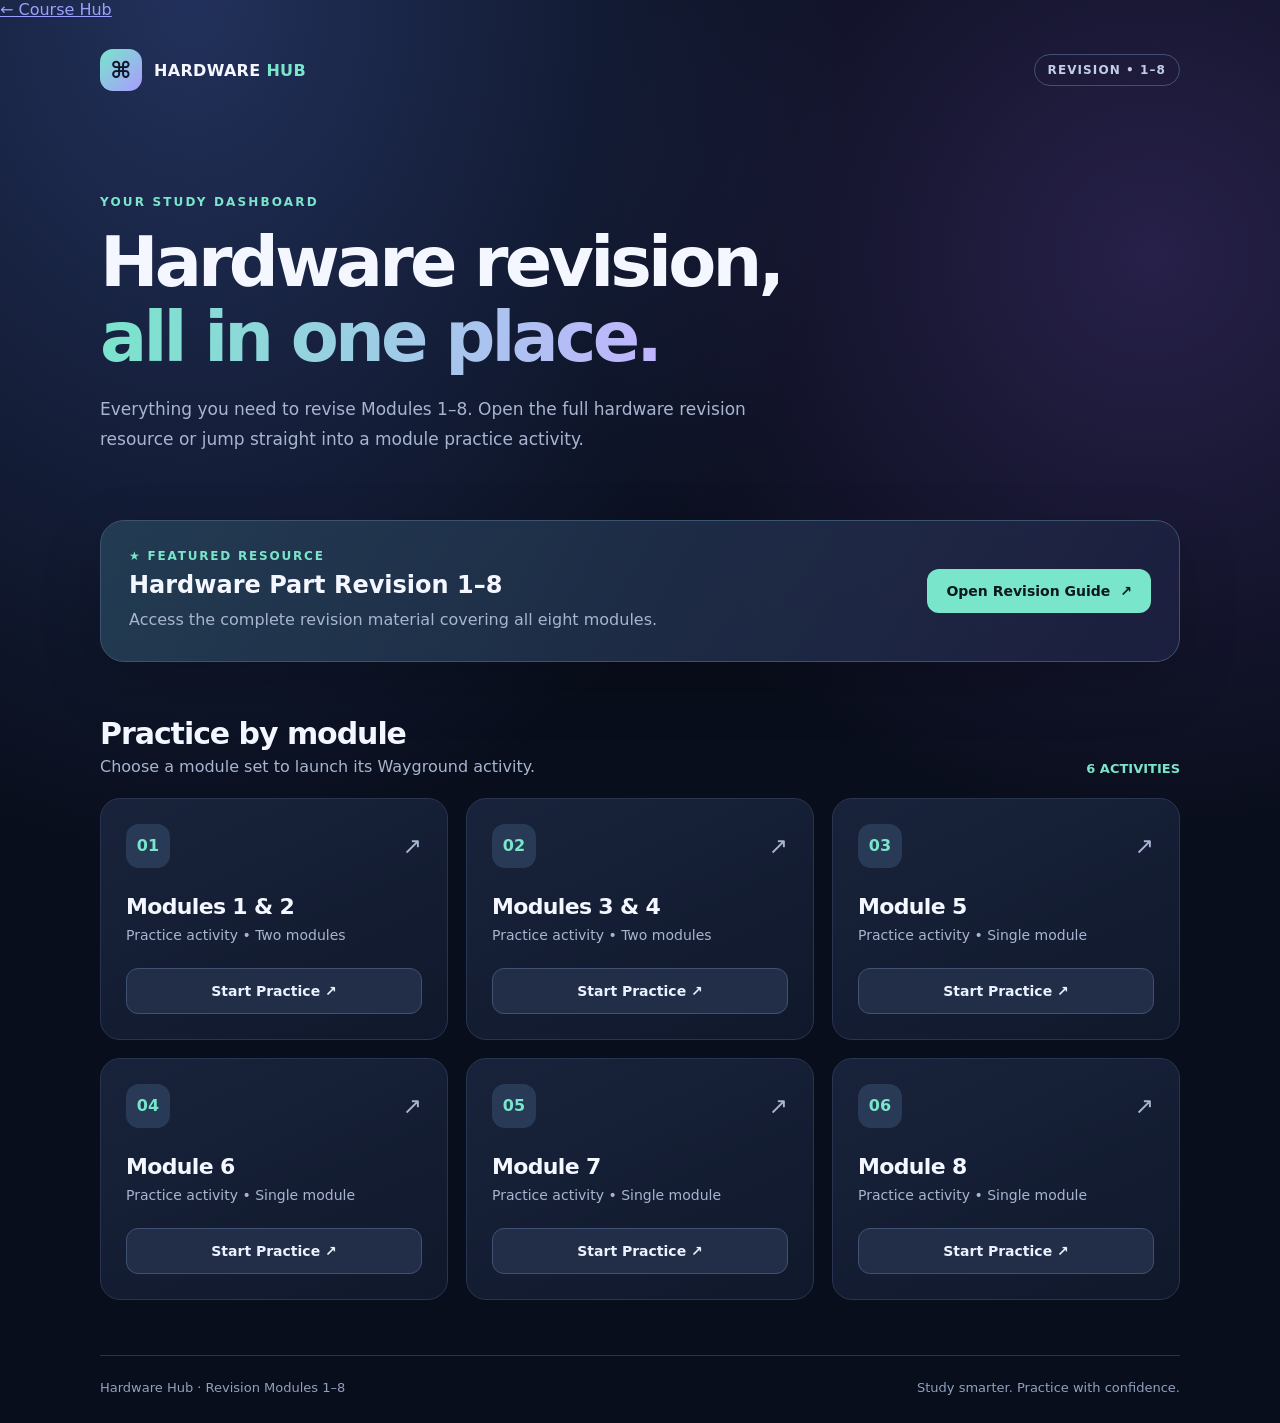
<file: practicequiz/index.html>
<!DOCTYPE html>
<html lang="en">
<head>
  <meta charset="UTF-8" />
  <meta name="viewport" content="width=device-width, initial-scale=1" />
  <meta name="theme-color" content="#0b1020" />
  <title>Hardware Revision Hub | Modules 1–8</title>
  <style>
    :root{color-scheme:dark;--bg:#090e1c;--surface:#121b30;--stroke:#293550;--text:#f4f7ff;--muted:#a8b5d0;--accent:#79e5cb;--violet:#a99bff}
    *{box-sizing:border-box}html{scroll-behavior:smooth}body{margin:0;min-height:100vh;font-family:Inter,ui-sans-serif,system-ui,-apple-system,"Segoe UI",sans-serif;color:var(--text);background:radial-gradient(ellipse at 15% 0%,#22315b 0%,transparent 43%),radial-gradient(ellipse at 90% 18%,#272049 0%,transparent 35%),var(--bg)}
    .wrap{width:min(1080px,calc(100% - 40px));margin:auto}.top{display:flex;align-items:center;justify-content:space-between;padding:30px 0;gap:16px}.brand{display:flex;align-items:center;gap:12px;font-weight:800;letter-spacing:.02em}.brand-icon{width:42px;height:42px;border-radius:13px;display:grid;place-items:center;background:linear-gradient(135deg,var(--accent),var(--violet));color:#10152b;font-size:23px}.tag{border:1px solid #425173;border-radius:999px;padding:8px 13px;color:#c3cdea;font-size:12px;font-weight:700;letter-spacing:.09em;text-transform:uppercase}
    .hero{padding:74px 0 42px}.eyebrow{color:var(--accent);font-weight:800;letter-spacing:.18em;text-transform:uppercase;font-size:12px}.hero h1{font-size:clamp(38px,6.5vw,70px);line-height:1.07;letter-spacing:-.055em;max-width:850px;margin:16px 0 20px}.hero h1 span{background:linear-gradient(100deg,var(--accent),#c1b4ff);background-clip:text;-webkit-background-clip:text;color:transparent}.hero p{font-size:17px;color:var(--muted);line-height:1.75;max-width:660px;margin:0}.feature{margin:24px 0 54px;padding:28px;border:1px solid #3b5371;border-radius:24px;background:linear-gradient(115deg,rgba(37,65,87,.85),rgba(29,32,65,.85));display:flex;align-items:center;justify-content:space-between;gap:22px;box-shadow:0 20px 60px #0003}.feature h2{font-size:24px;margin:8px 0}.feature p{color:var(--muted);margin:0;line-height:1.6}.feature .small{font-size:12px;color:var(--accent);text-transform:uppercase;letter-spacing:.15em;font-weight:800}
    .button{display:inline-flex;justify-content:center;align-items:center;gap:10px;padding:14px 19px;border-radius:12px;text-decoration:none;font-weight:800;font-size:14px;background:var(--accent);color:#0b1822;transition:transform .2s,background .2s;white-space:nowrap}.button:hover{transform:translateY(-3px);background:#a3f9e3}.button.secondary{background:#222e48;color:#eaf2ff;border:1px solid #405171}.button.secondary:hover{background:#314362}.section-head{display:flex;justify-content:space-between;align-items:end;gap:16px;margin-bottom:22px}.section-head h2{font-size:30px;letter-spacing:-.035em;margin:0 0 6px}.section-head p{margin:0;color:var(--muted)}.count{color:var(--accent);font-size:13px;font-weight:700}
    .grid{display:grid;grid-template-columns:repeat(3,minmax(0,1fr));gap:18px}.card{background:linear-gradient(155deg,#18233b,#10182b);border:1px solid var(--stroke);border-radius:20px;padding:25px;display:flex;flex-direction:column;min-height:242px;transition:transform .2s,border-color .2s,box-shadow .2s}.card:hover{transform:translateY(-5px);border-color:#6e8caa;box-shadow:0 18px 45px #0004}.card-top{display:flex;justify-content:space-between;align-items:center}.number{width:44px;height:44px;border-radius:13px;display:grid;place-items:center;background:#283a55;color:var(--accent);font-weight:900}.arrow{color:#a7b7d3;font-size:23px}.card h3{font-size:22px;margin:26px 0 6px;letter-spacing:-.03em}.card p{color:var(--muted);font-size:14px;margin:0 0 22px;line-height:1.5}.card .button{margin-top:auto;width:100%}.footer{margin:55px 0 28px;border-top:1px solid var(--stroke);padding-top:24px;color:#91a0bd;font-size:13px;display:flex;justify-content:space-between;gap:12px;flex-wrap:wrap}a:focus-visible{outline:3px solid #fff;outline-offset:4px}@media(max-width:800px){.grid{grid-template-columns:repeat(2,minmax(0,1fr))}.hero{padding-top:48px}}@media(max-width:570px){.wrap{width:min(100% - 28px,1080px)}.top{padding:20px 0}.tag{font-size:10px}.hero{padding:40px 0 25px}.hero p{font-size:15px}.feature{align-items:stretch;flex-direction:column;padding:23px;margin-bottom:42px}.feature .button{width:100%}.grid{grid-template-columns:1fr}.card{min-height:215px}.section-head h2{font-size:26px}}
    @media(prefers-reduced-motion:reduce){*,*:before,*:after{scroll-behavior:auto!important;transition:none!important}}
  </style>
</head>
<body>
  <a class="back" href="../index.html">← Course Hub</a>
  <div class="wrap">
    <header class="top"><div class="brand"><div class="brand-icon" aria-hidden="true">⌘</div><span>HARDWARE <span style="color:var(--accent)">HUB</span></span></div><span class="tag">Revision • 1–8</span></header>
    <main>
      <section class="hero"><div class="eyebrow">Your study dashboard</div><h1>Hardware revision,<br><span>all in one place.</span></h1><p>Everything you need to revise Modules 1–8. Open the full hardware revision resource or jump straight into a module practice activity.</p></section>
      <section class="feature" aria-labelledby="revision-title"><div><div class="small">★ Featured resource</div><h2 id="revision-title">Hardware Part Revision 1–8</h2><p>Access the complete revision material covering all eight modules.</p></div><a class="button" href="https://neon-fox-10f7a2.netlify.app/" target="_blank" rel="noopener noreferrer">Open Revision Guide <span aria-hidden="true">↗</span></a></section>
      <section aria-labelledby="modules-title"><div class="section-head"><div><h2 id="modules-title">Practice by module</h2><p>Choose a module set to launch its Wayground activity.</p></div><span class="count">6 ACTIVITIES</span></div>
        <div class="grid">
          <article class="card"><div class="card-top"><span class="number">01</span><span class="arrow" aria-hidden="true">↗</span></div><h3>Modules 1 &amp; 2</h3><p>Practice activity • Two modules</p><a class="button secondary" href="https://wayground.com/join?gc=41033341&amp;source=liveDashboard" target="_blank" rel="noopener noreferrer">Start Practice ↗</a></article>
          <article class="card"><div class="card-top"><span class="number">02</span><span class="arrow" aria-hidden="true">↗</span></div><h3>Modules 3 &amp; 4</h3><p>Practice activity • Two modules</p><a class="button secondary" href="https://wayground.com/join?gc=35768189&amp;source=liveDashboard" target="_blank" rel="noopener noreferrer">Start Practice ↗</a></article>
          <article class="card"><div class="card-top"><span class="number">03</span><span class="arrow" aria-hidden="true">↗</span></div><h3>Module 5</h3><p>Practice activity • Single module</p><a class="button secondary" href="https://wayground.com/join?gc=27926141&amp;source=liveDashboard" target="_blank" rel="noopener noreferrer">Start Practice ↗</a></article>
          <article class="card"><div class="card-top"><span class="number">04</span><span class="arrow" aria-hidden="true">↗</span></div><h3>Module 6</h3><p>Practice activity • Single module</p><a class="button secondary" href="https://wayground.com/join?gc=05906045&amp;source=liveDashboard" target="_blank" rel="noopener noreferrer">Start Practice ↗</a></article>
          <article class="card"><div class="card-top"><span class="number">05</span><span class="arrow" aria-hidden="true">↗</span></div><h3>Module 7</h3><p>Practice activity • Single module</p><a class="button secondary" href="https://wayground.com/join?gc=62529149&amp;source=liveDashboard" target="_blank" rel="noopener noreferrer">Start Practice ↗</a></article>
          <article class="card"><div class="card-top"><span class="number">06</span><span class="arrow" aria-hidden="true">↗</span></div><h3>Module 8</h3><p>Practice activity • Single module</p><a class="button secondary" href="https://wayground.com/join?gc=42583933&amp;source=liveDashboard" target="_blank" rel="noopener noreferrer">Start Practice ↗</a></article>
        </div>
      </section>
    </main>
    <footer class="footer"><span>Hardware Hub · Revision Modules 1–8</span><span>Study smarter. Practice with confidence.</span></footer>
  </div>
</body>
</html>
</file>
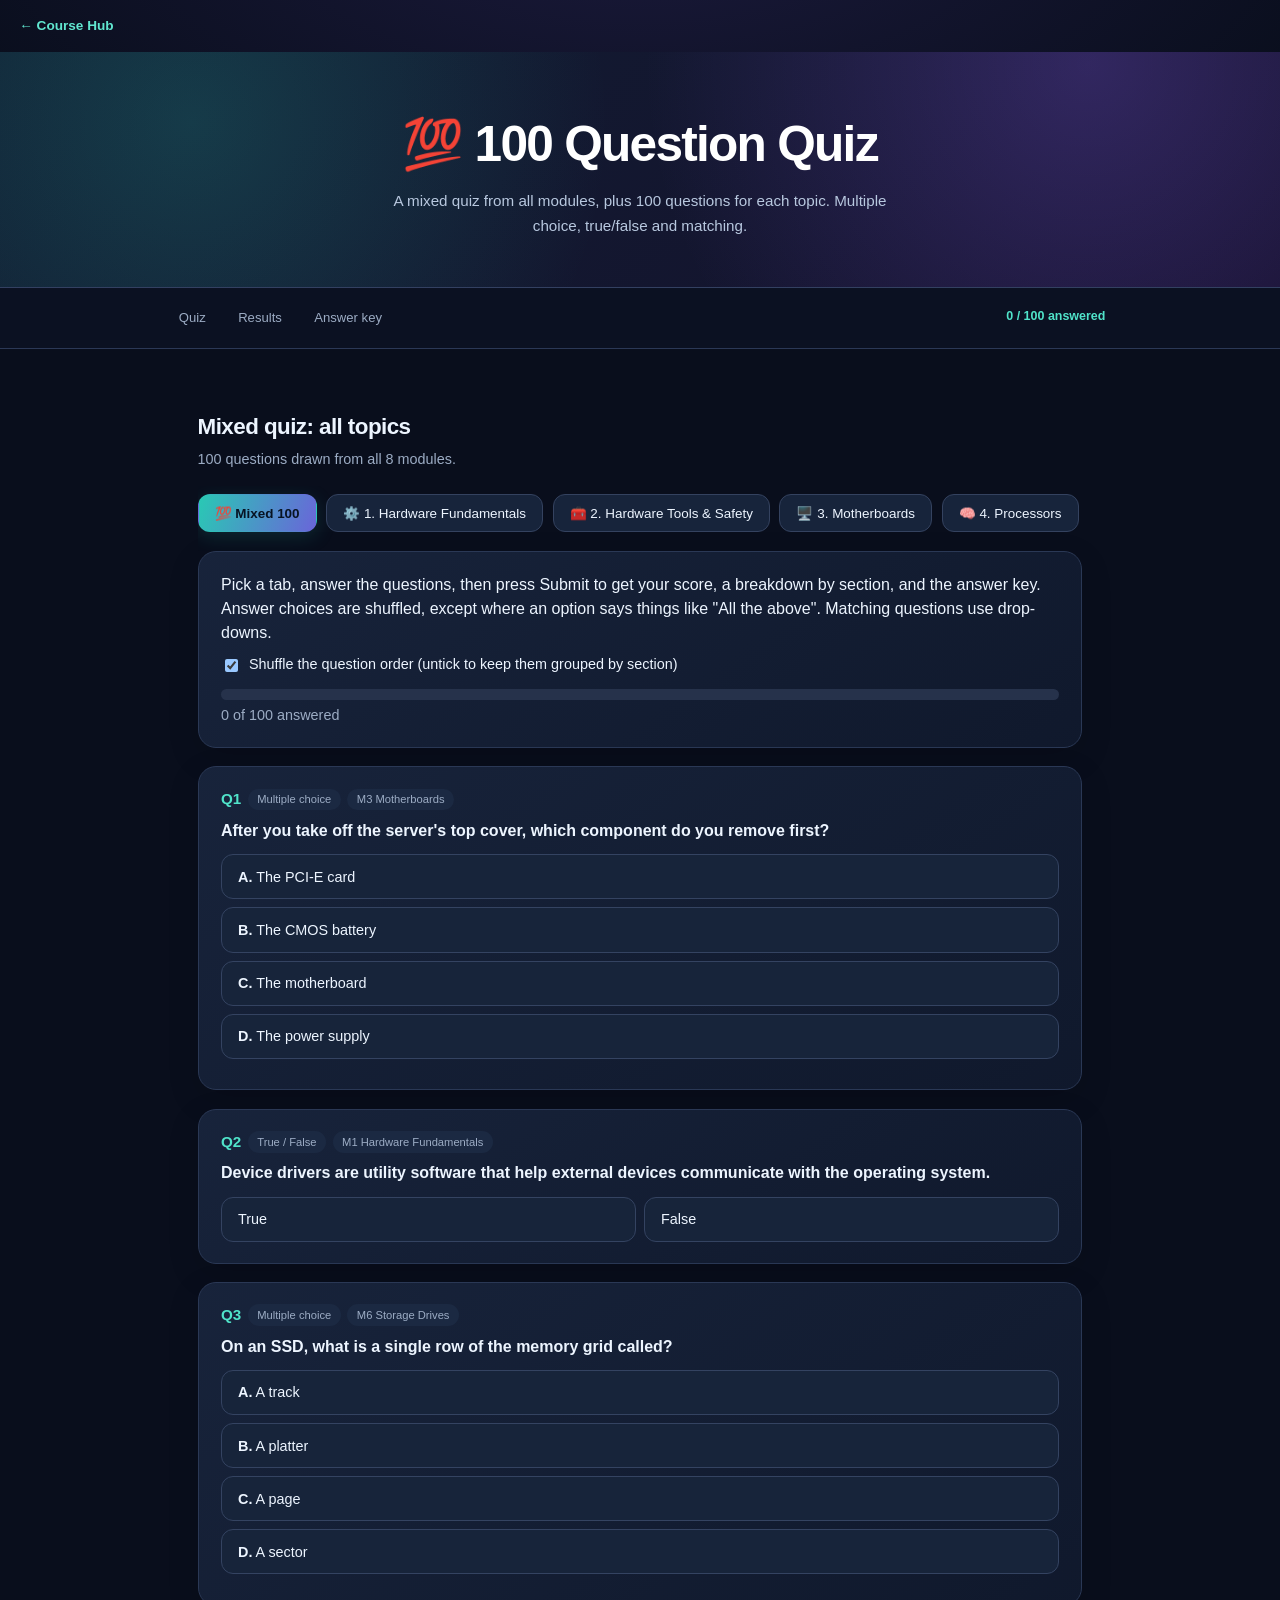
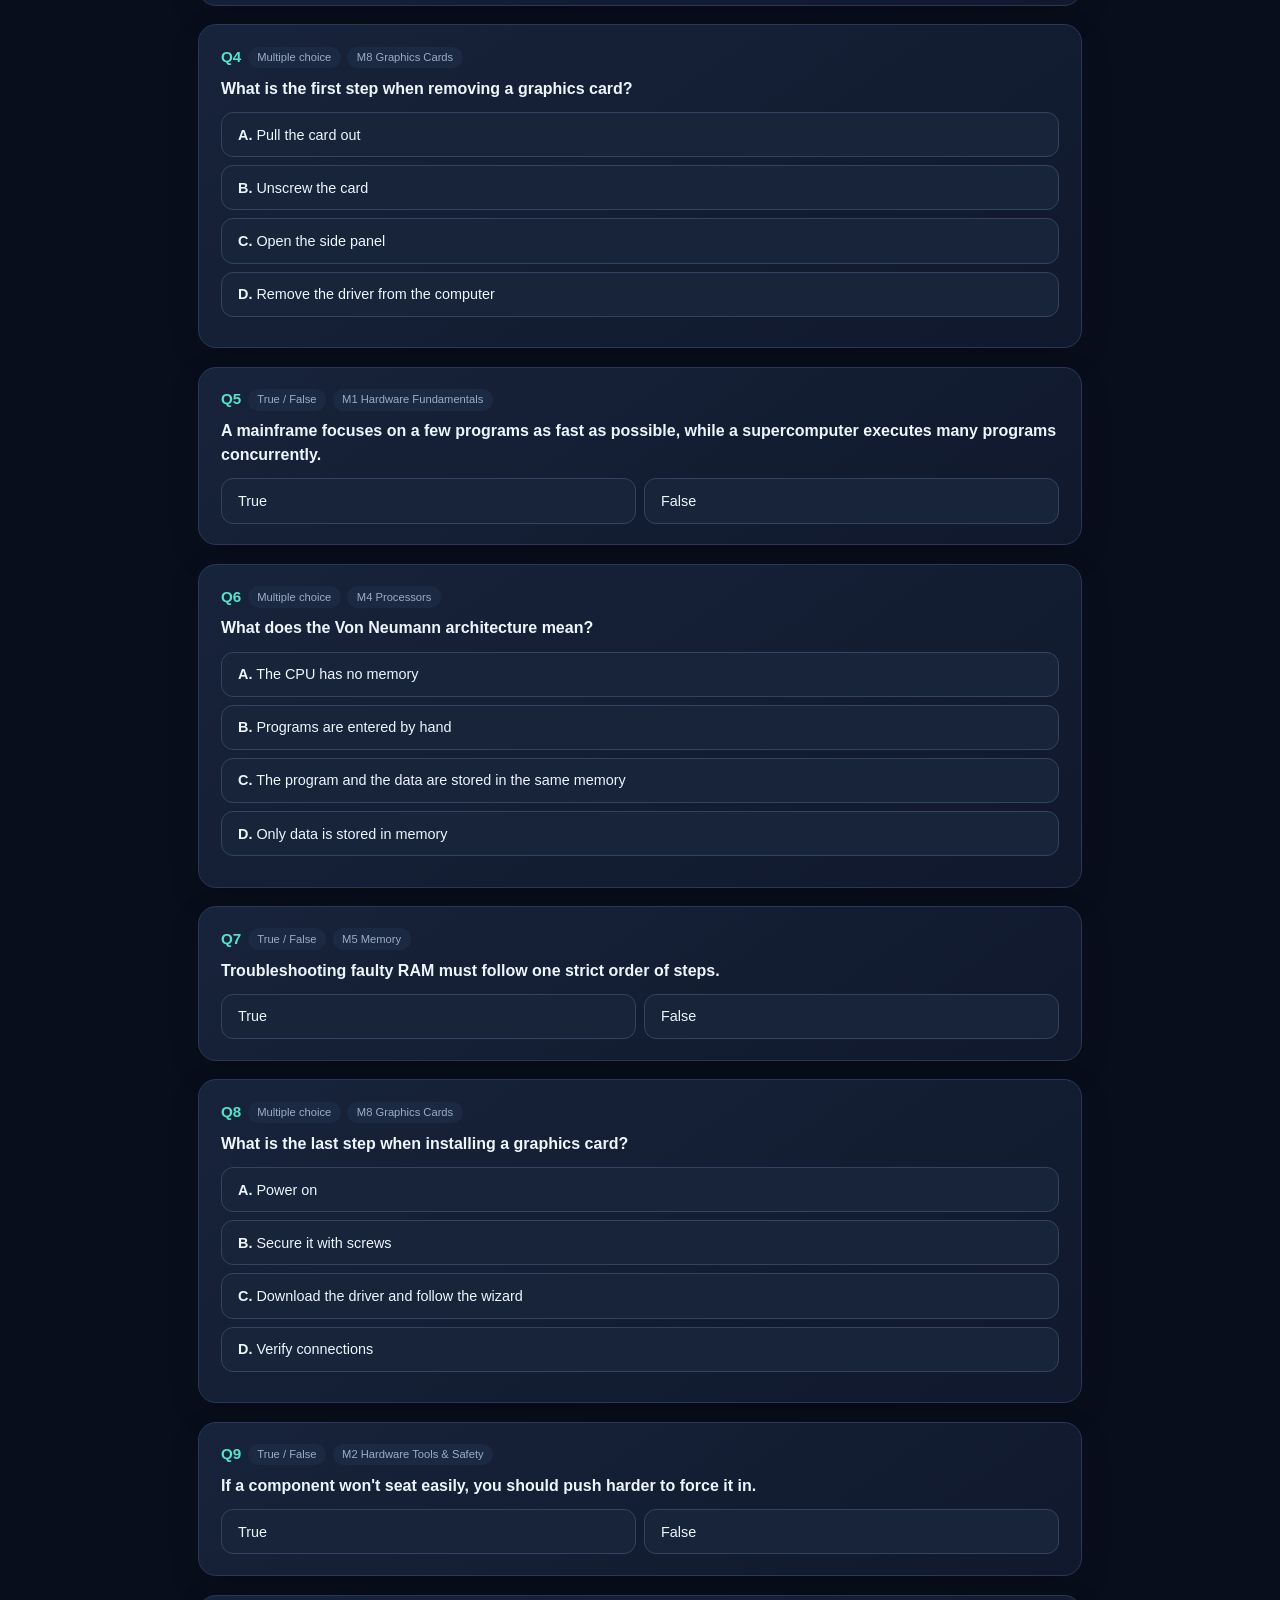
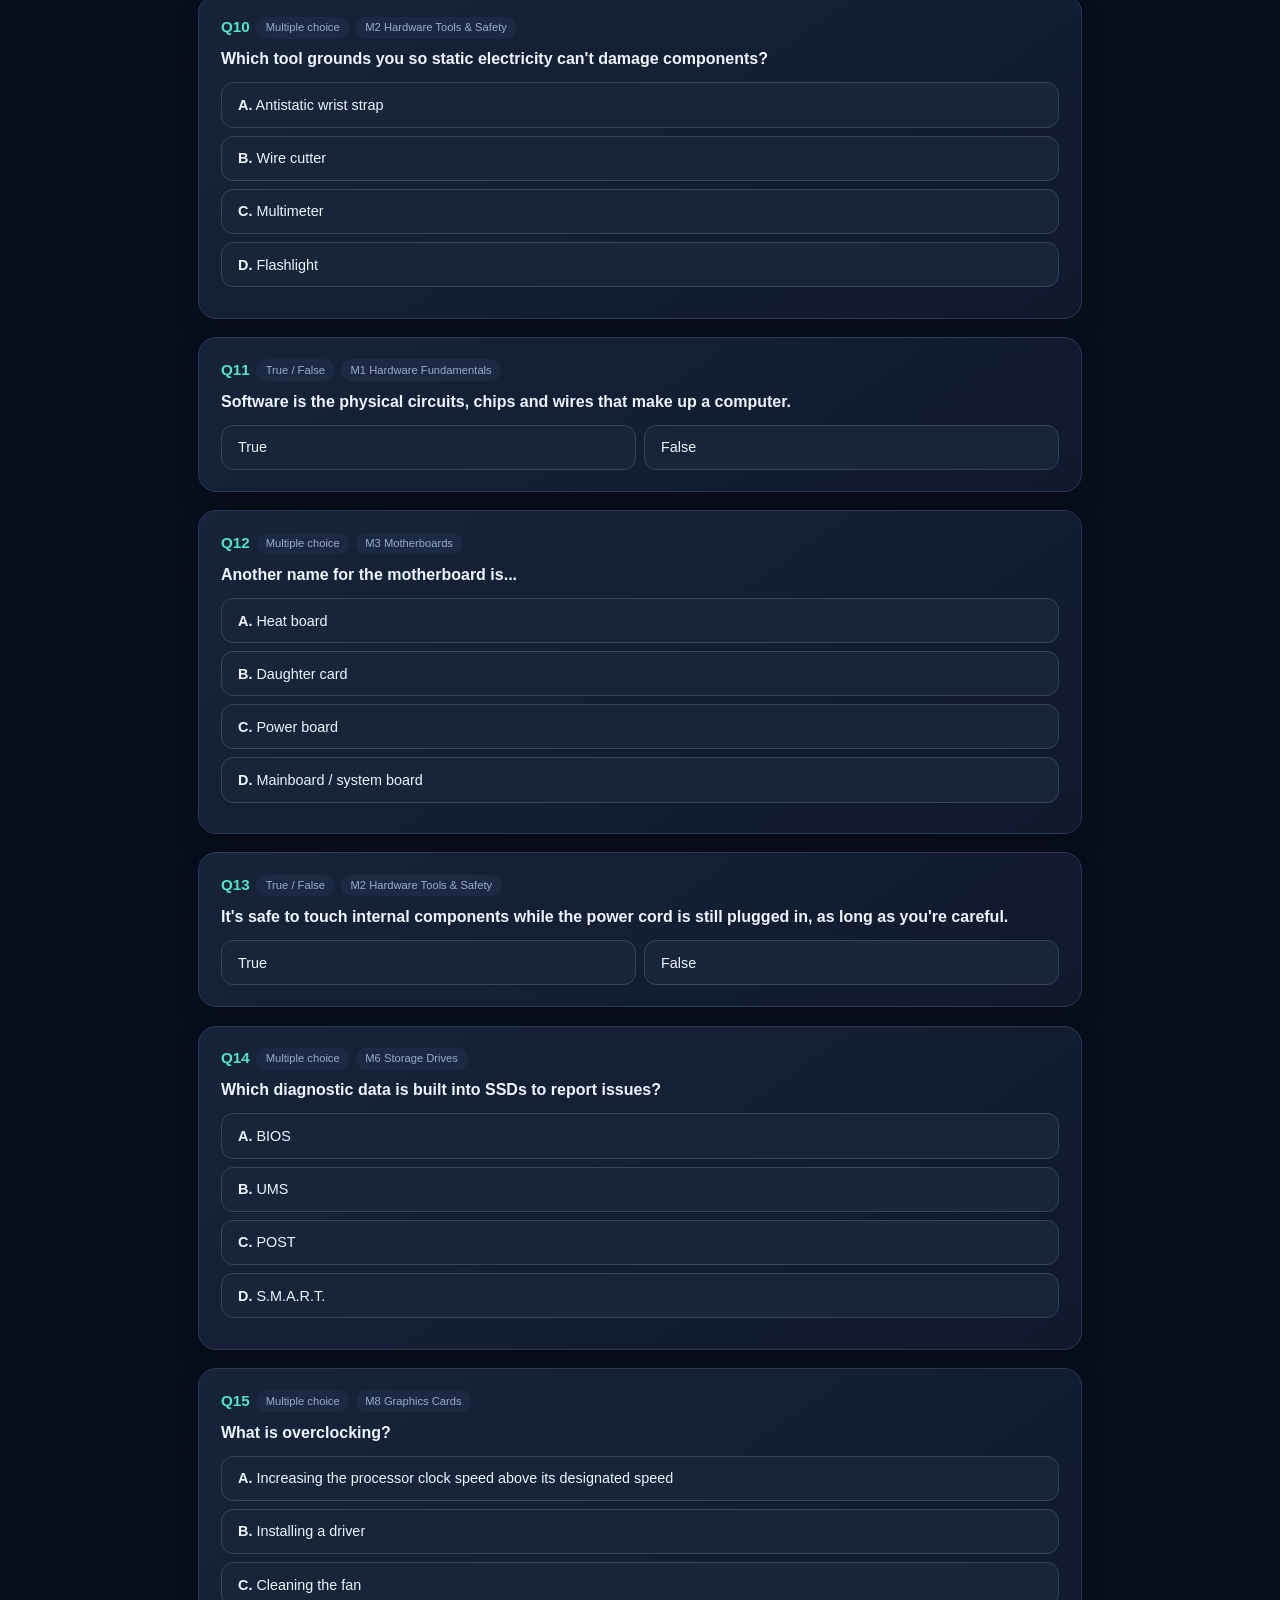
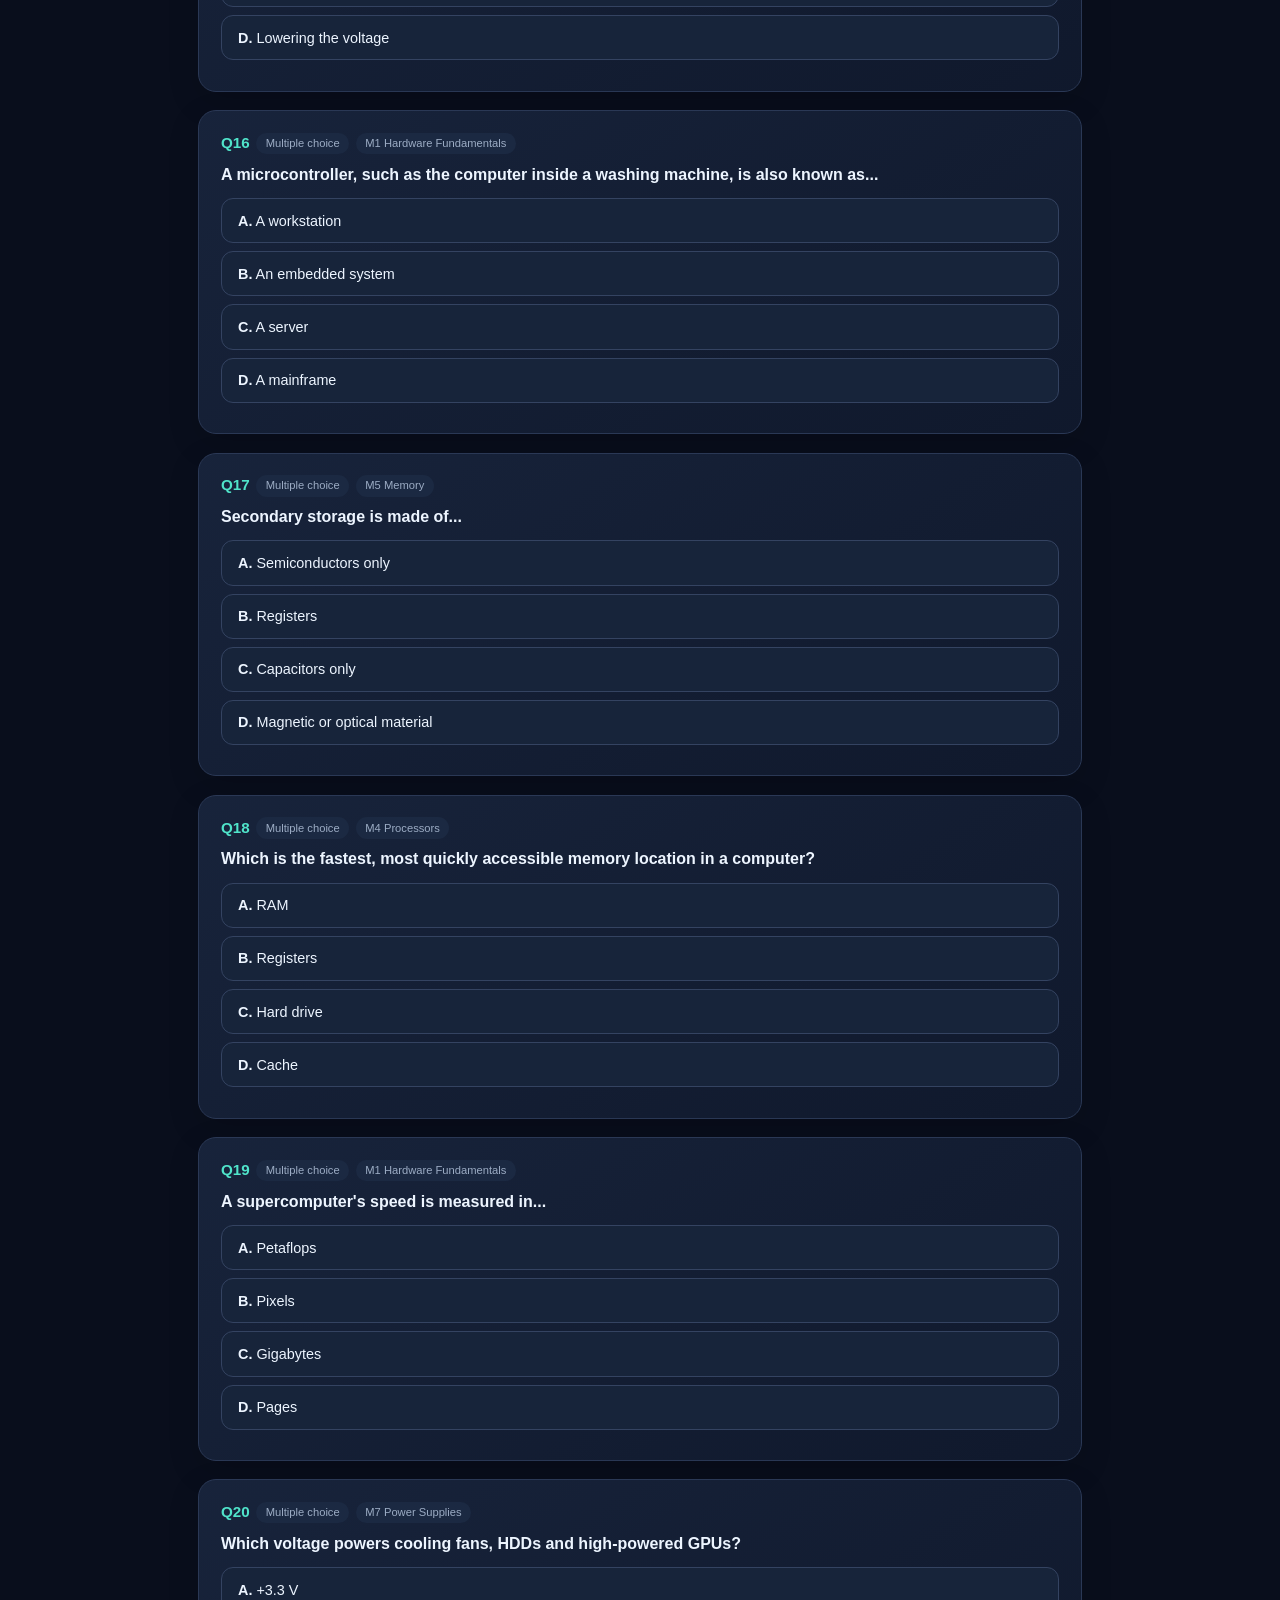
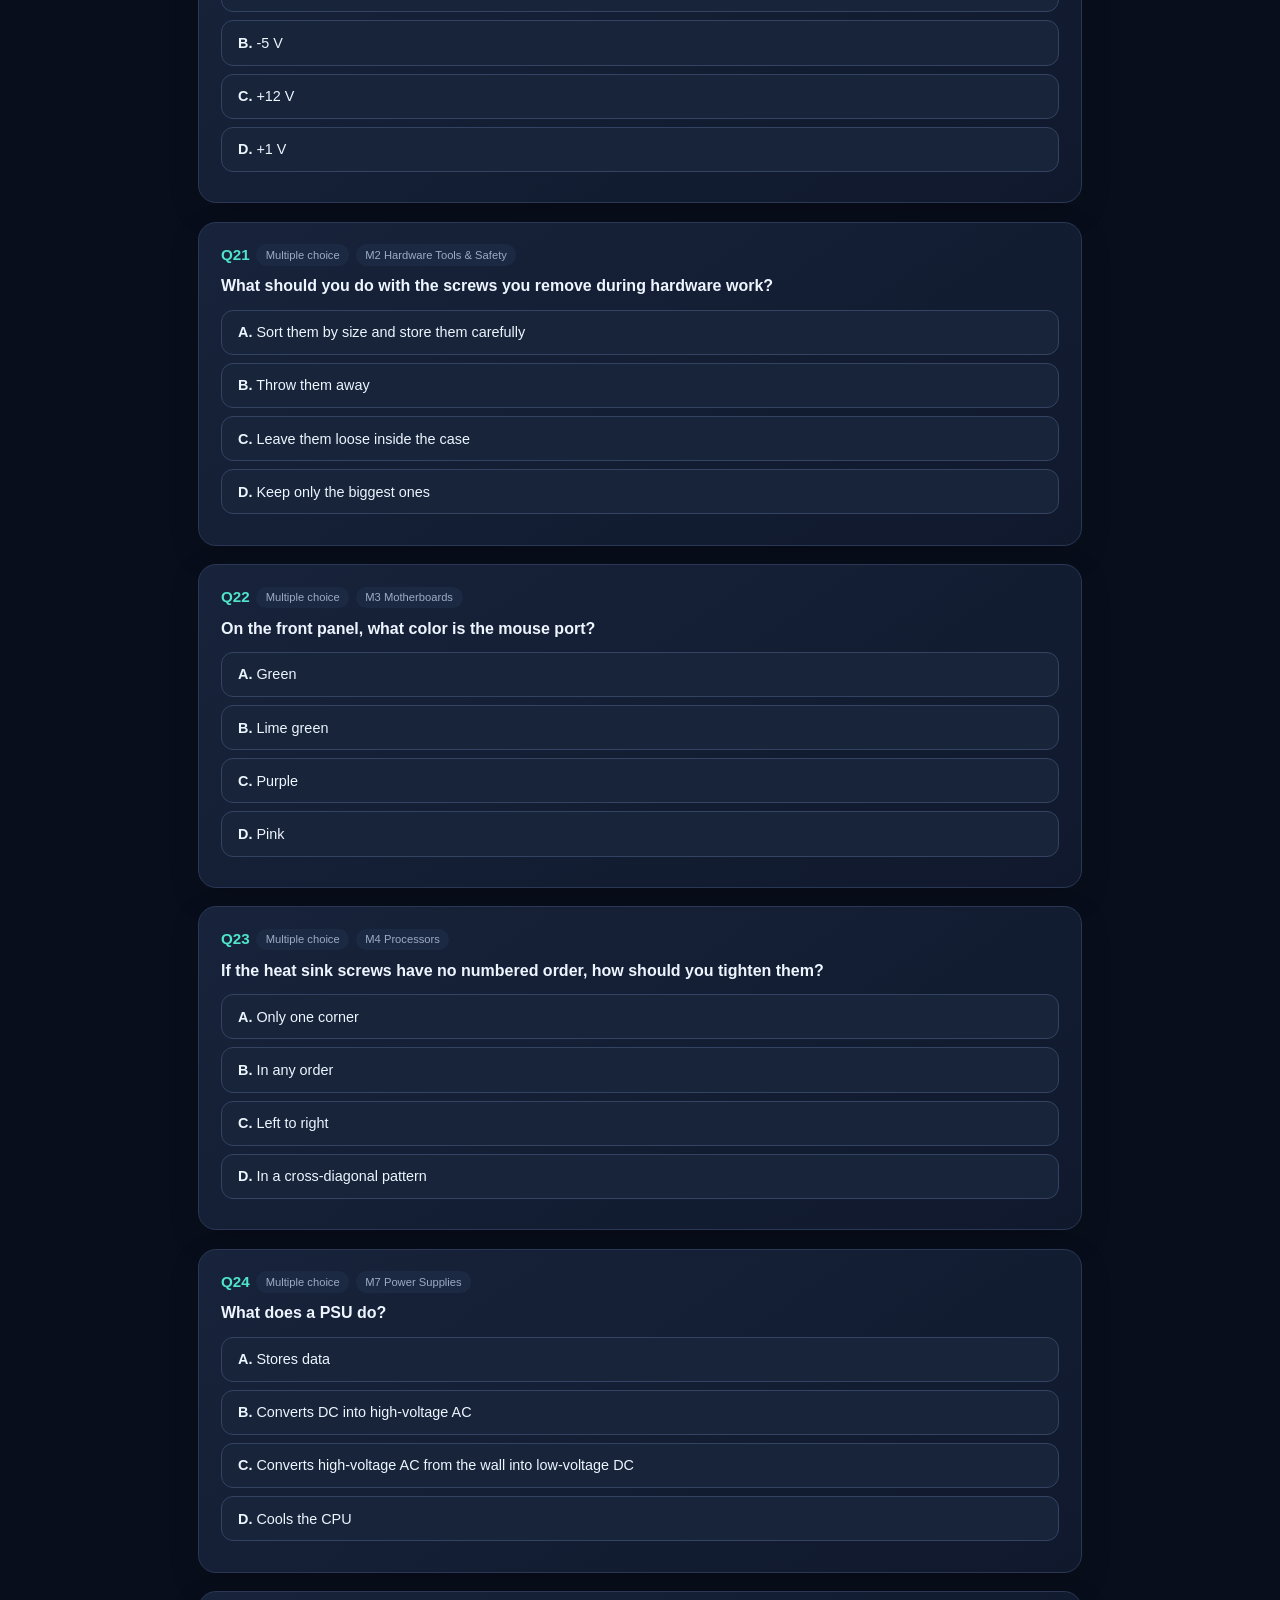
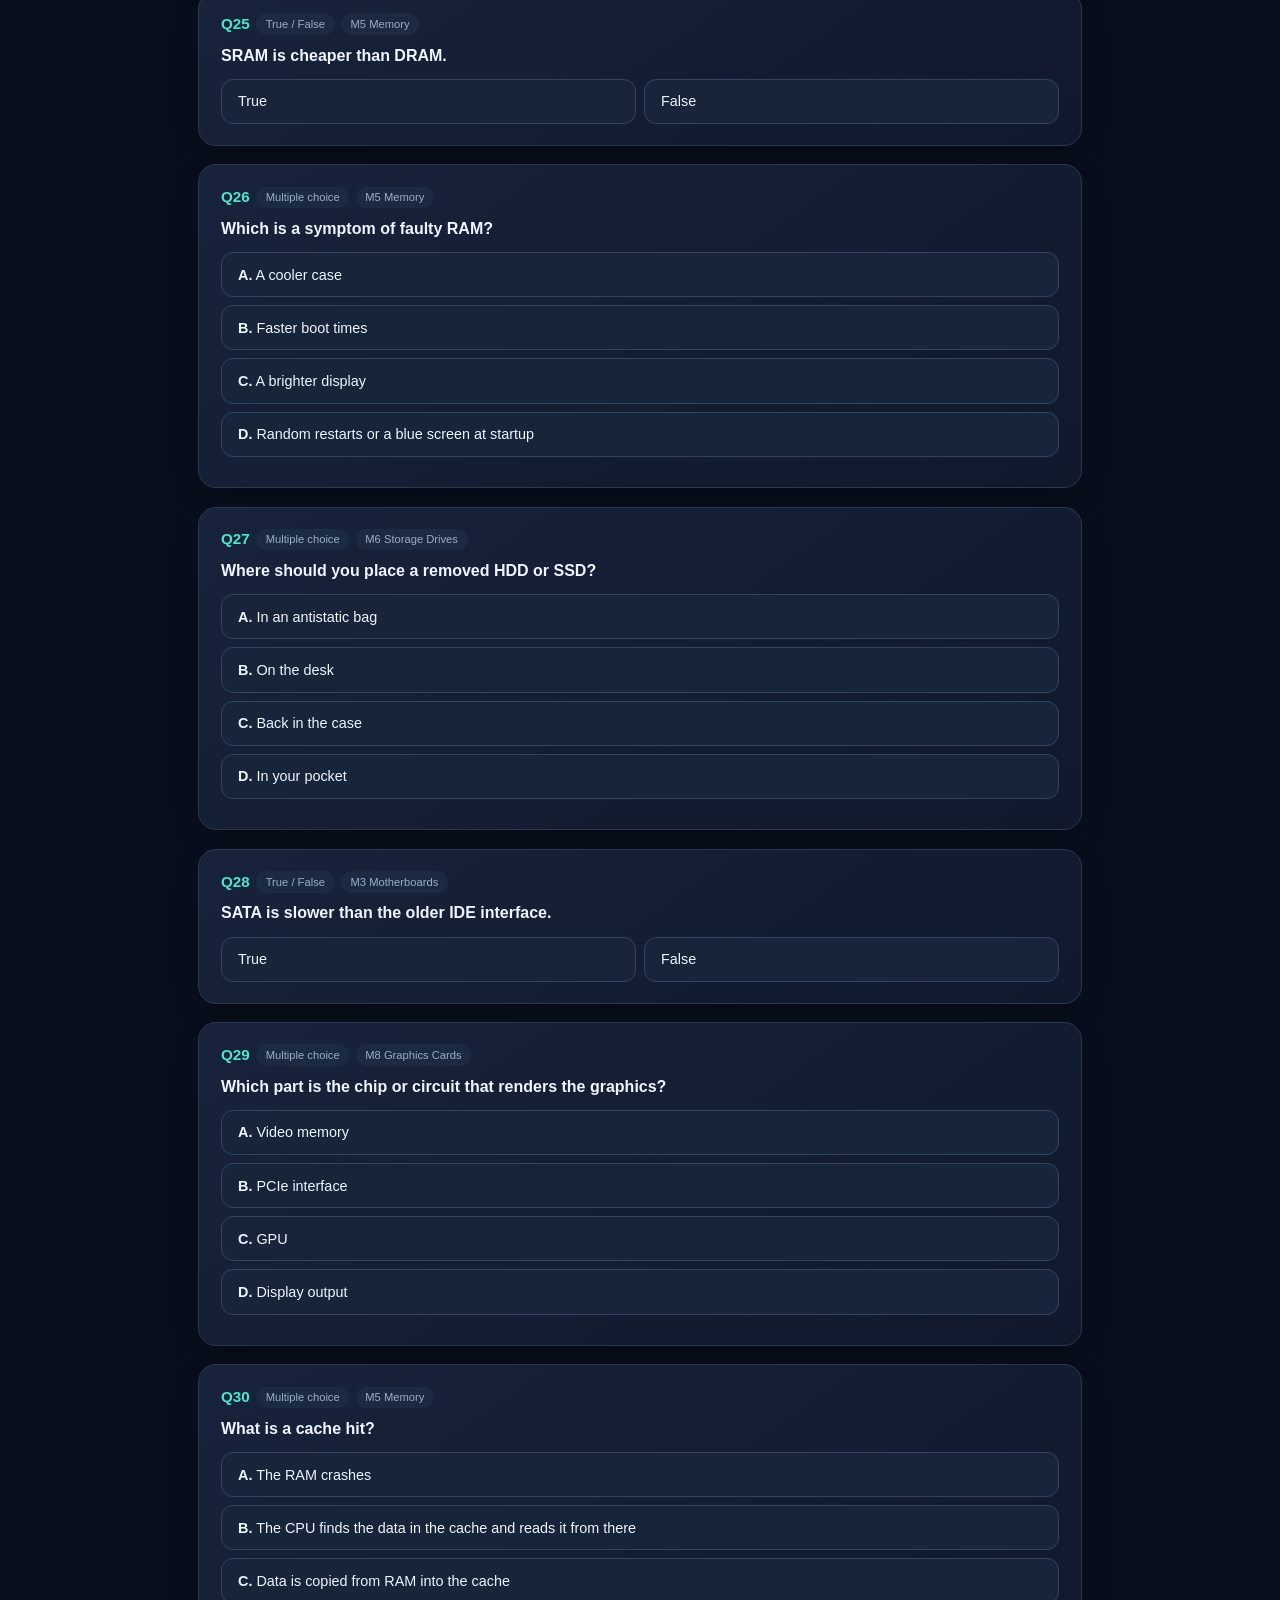
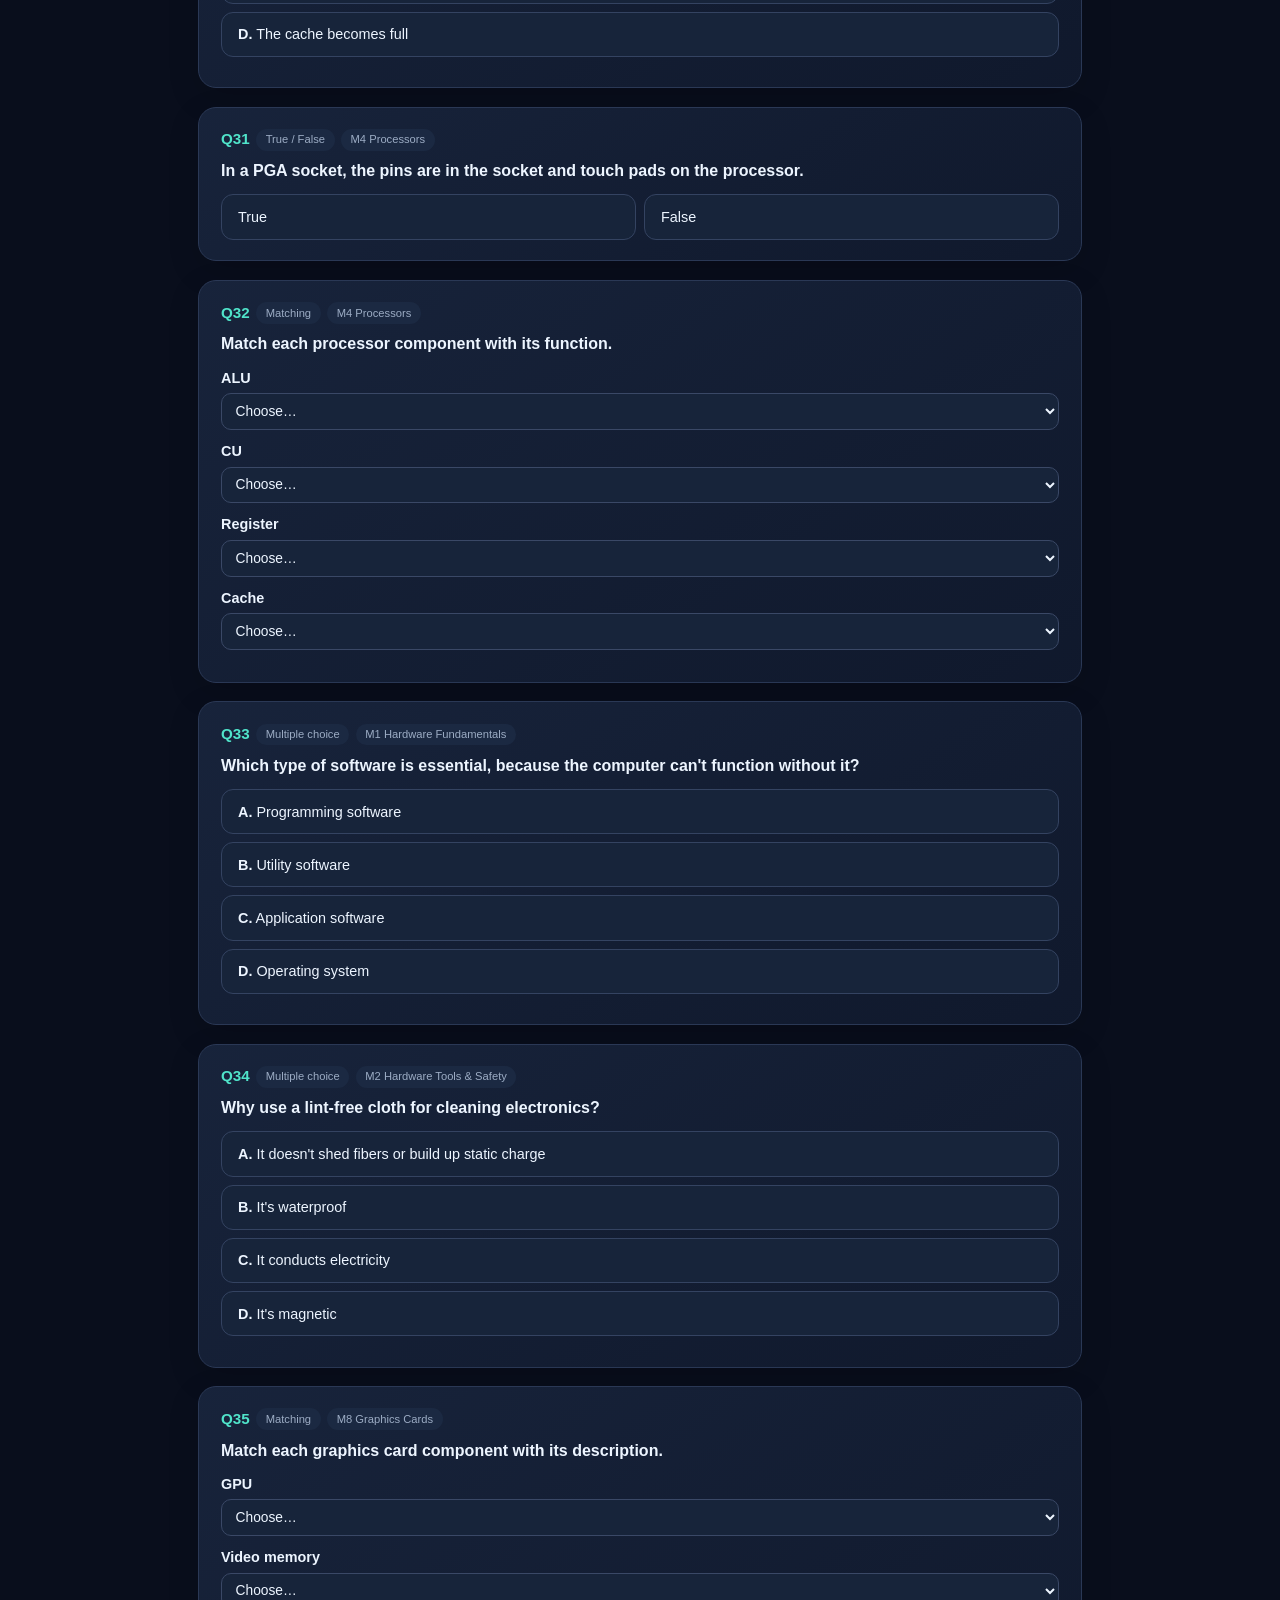
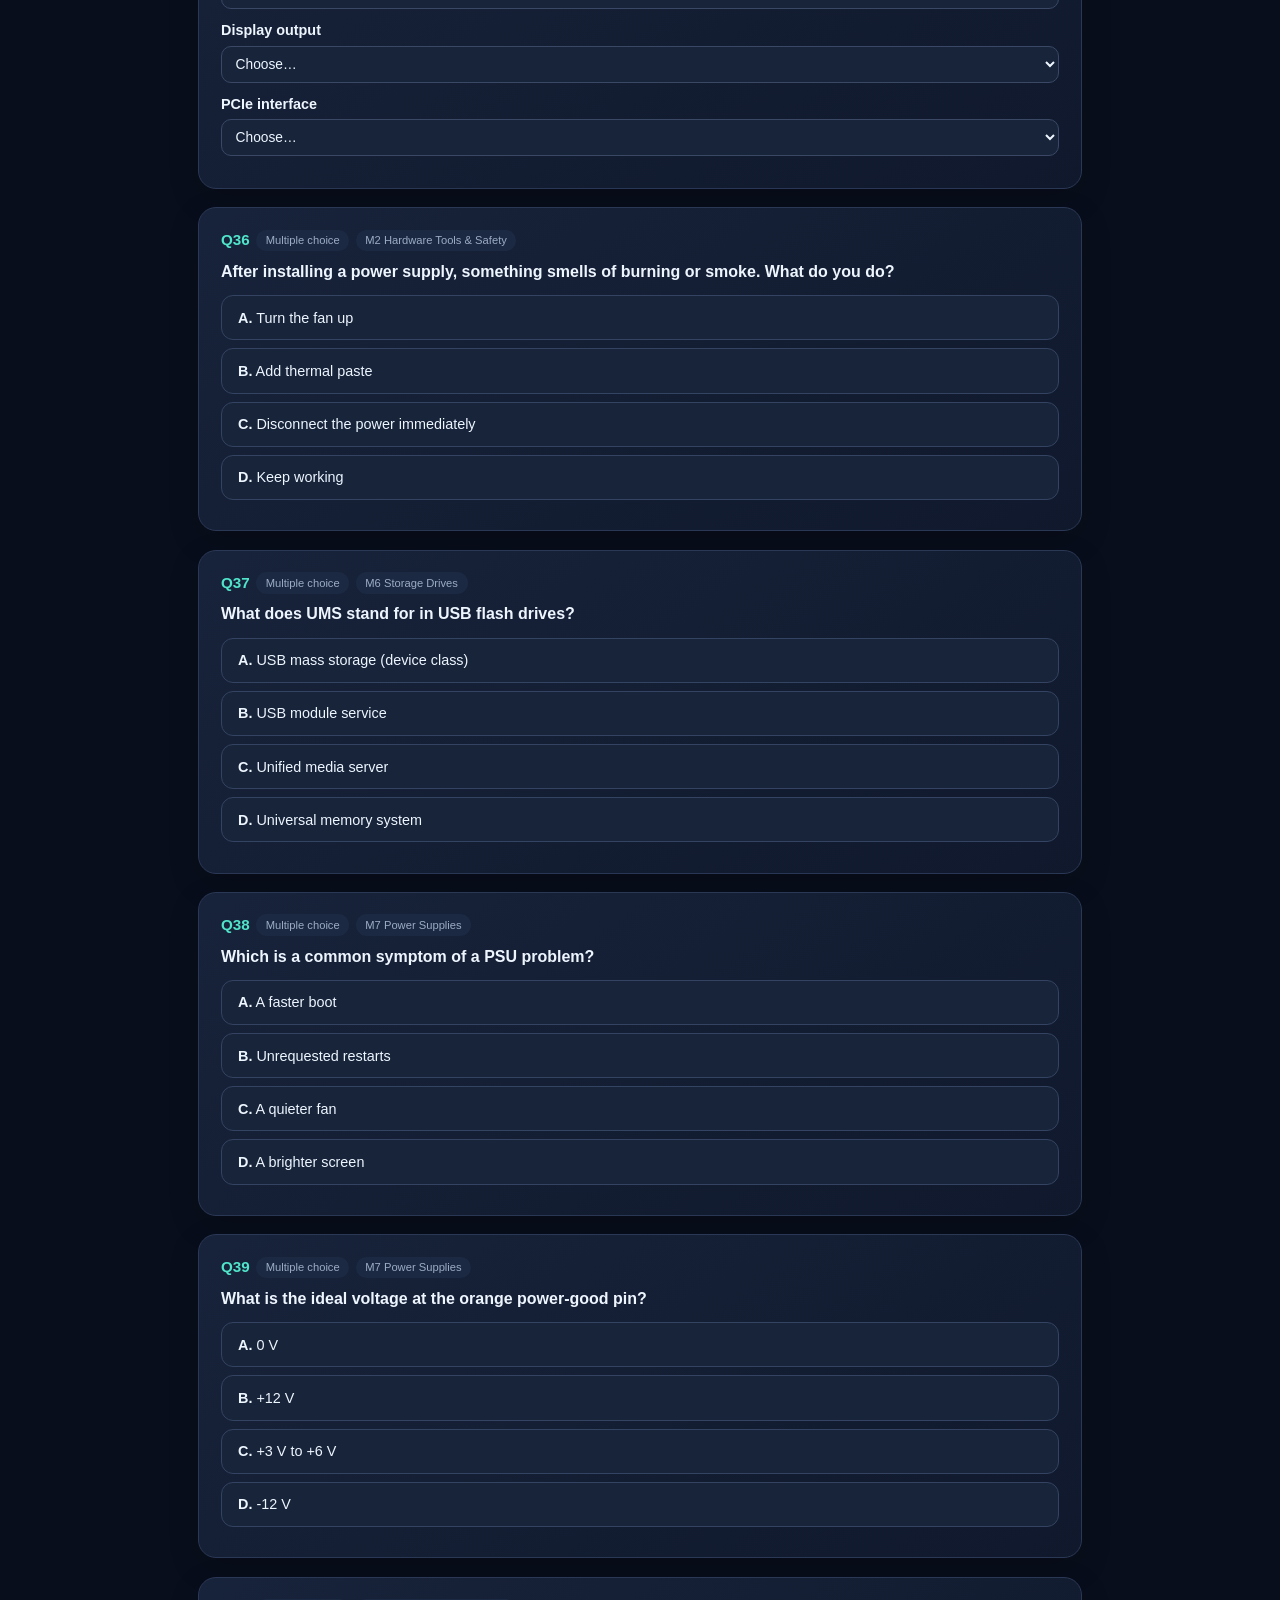
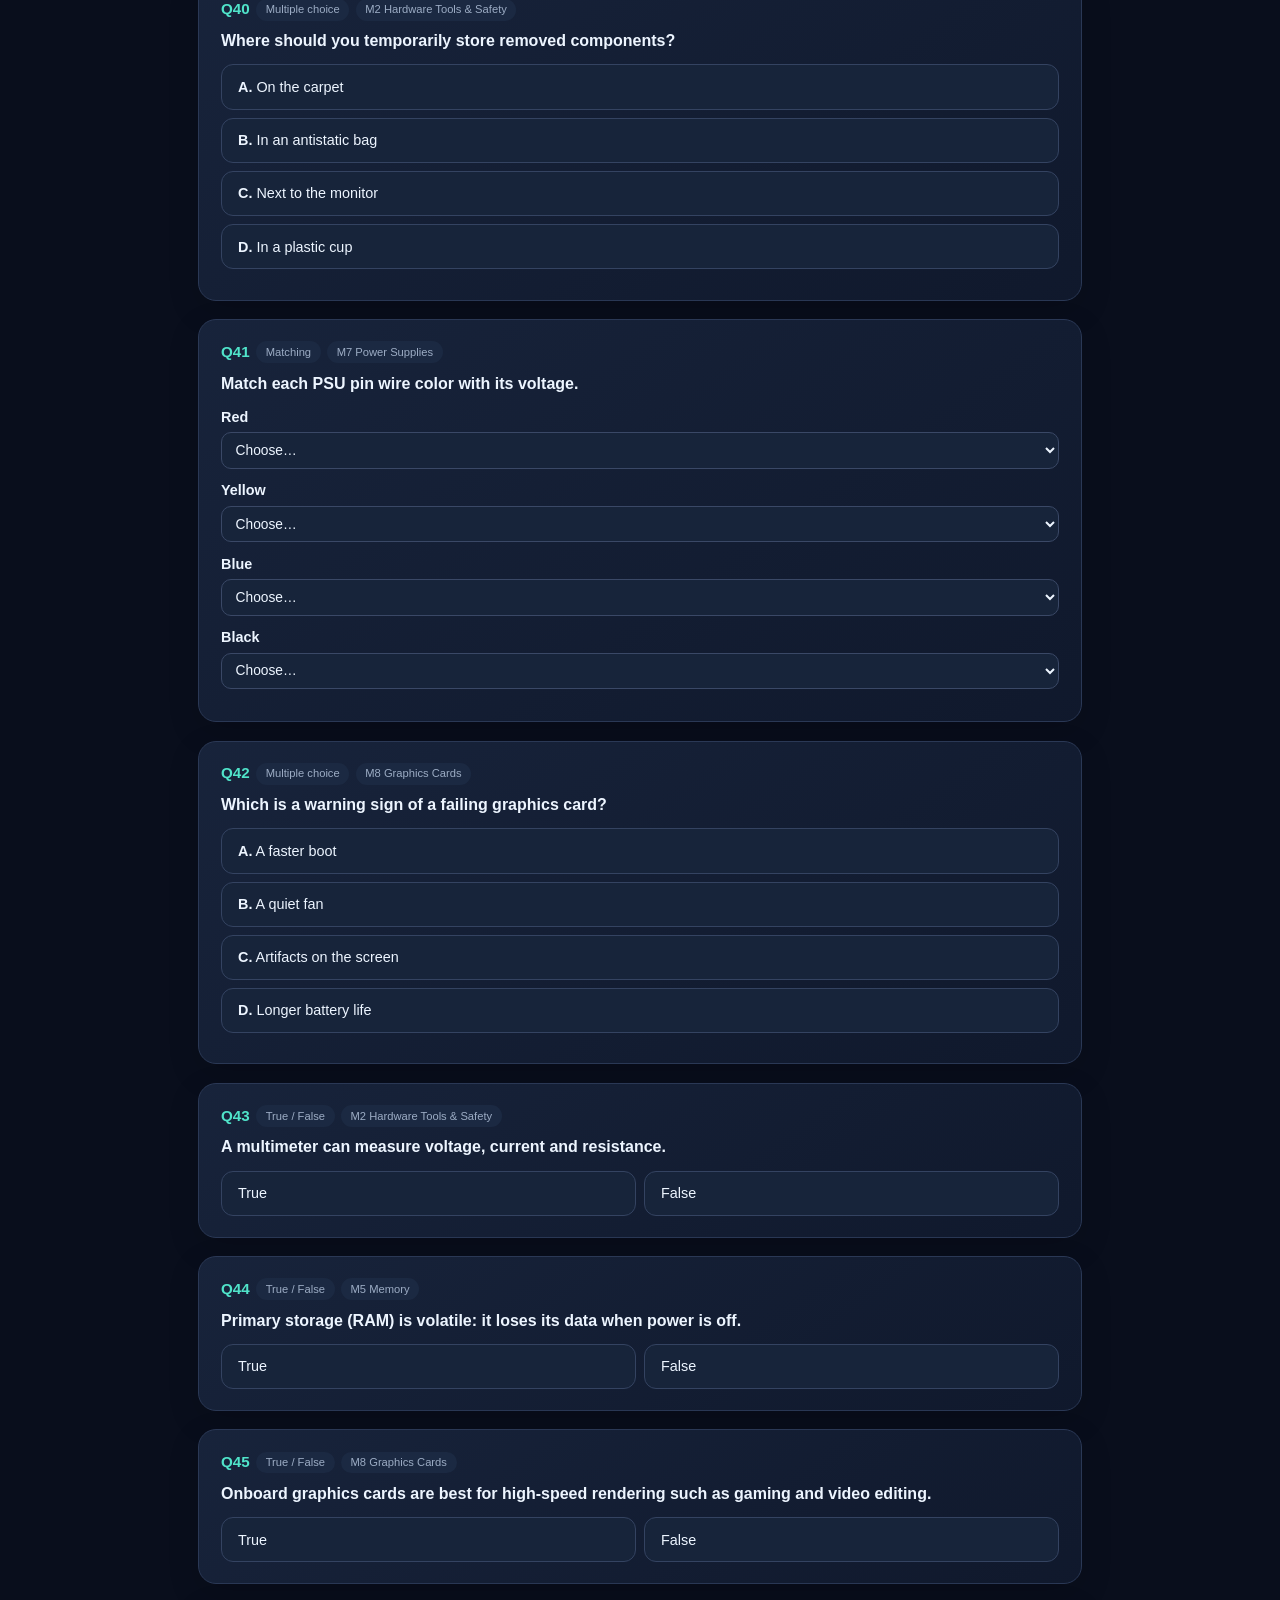
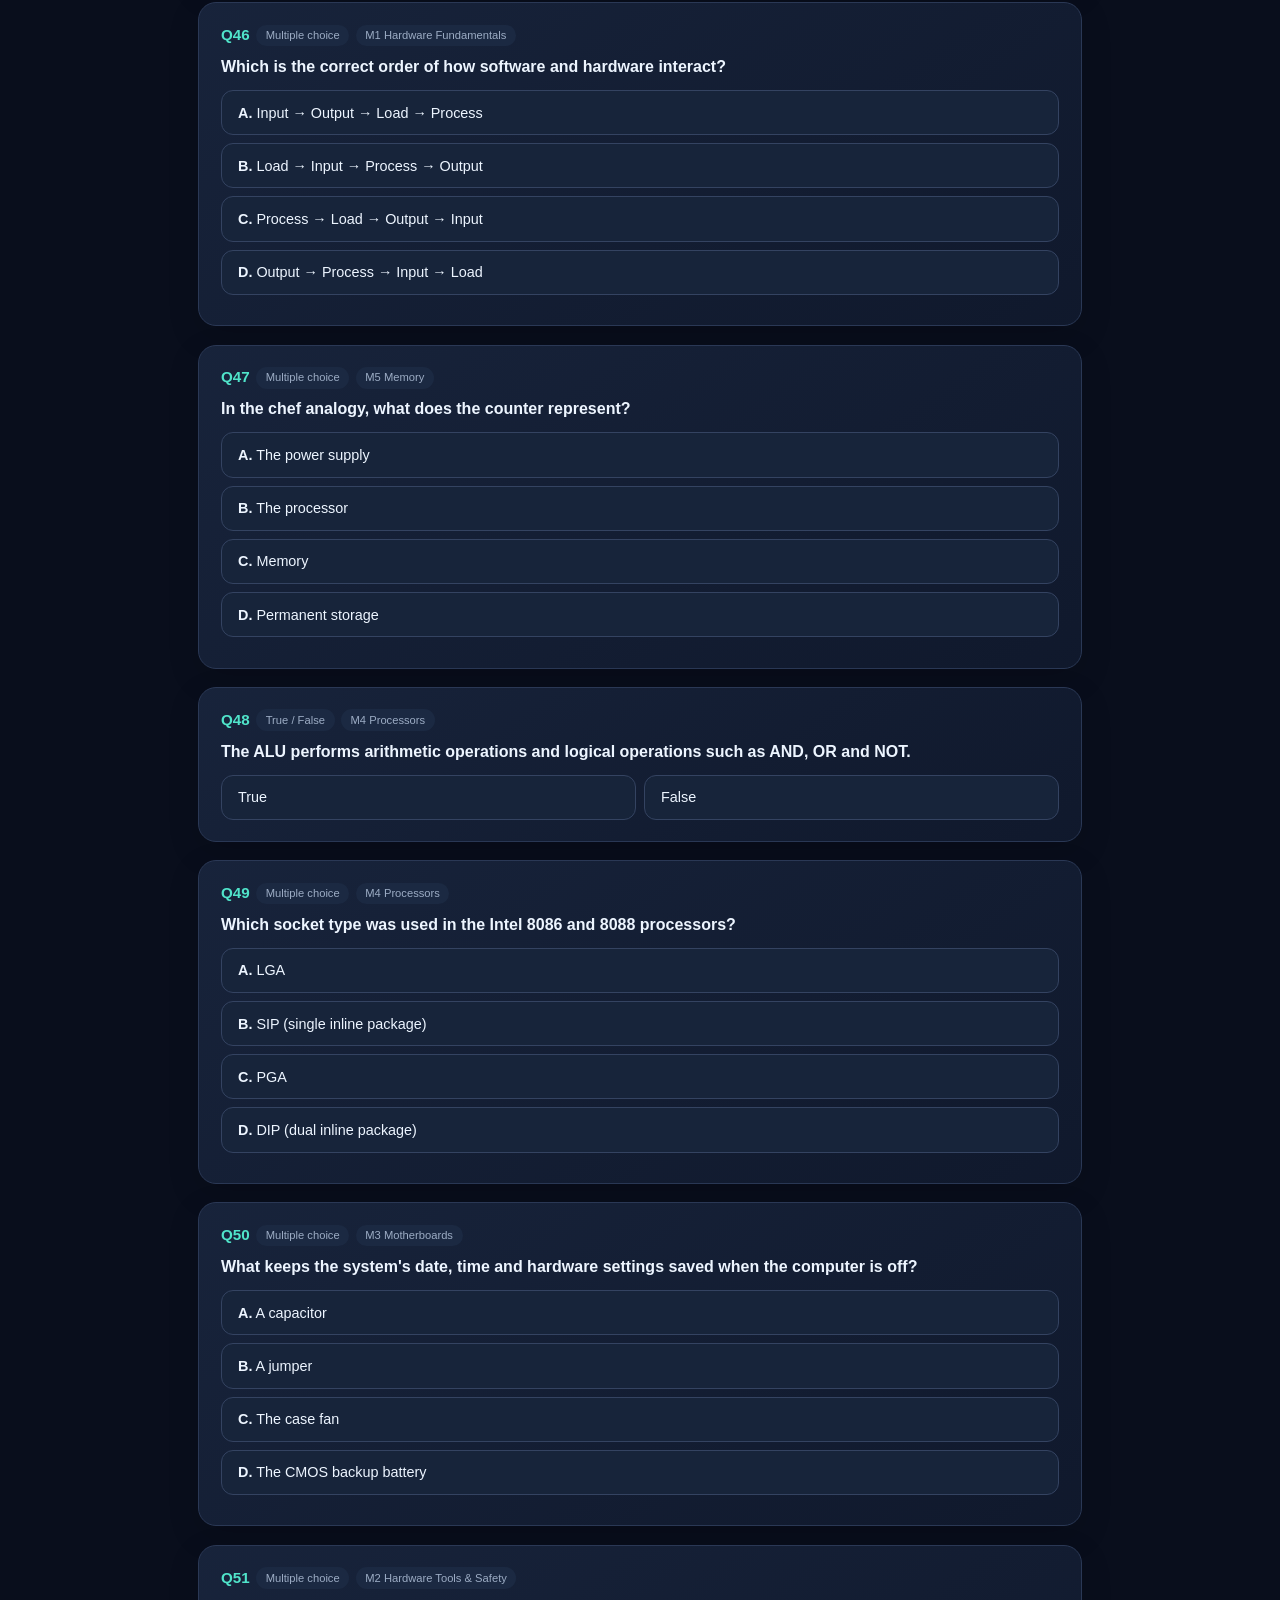
<file: quiz100/index.html>
<!DOCTYPE html><html lang="en"><head><meta charset="UTF-8"><meta name="viewport" content="width=device-width, initial-scale=1, viewport-fit=cover"><title>100 Question Quiz</title><style>
:root{--bg:#fff;--bg-soft:#f4f6f8;--text:#1a1d23;--text-soft:#55606b;--accent:#0f6e5a;--accent-soft:#e4f3ee;--card-bg:#fff;--card-border:#e3e7ea;--shadow:0 2px 10px rgba(20,30,40,.06);--good:#1b7a3d;--bad:#c0392b;--svg-box:#f4f6f8;--svg-on:#ffe8a3;
box-sizing:border-box;padding-top:env(safe-area-inset-top,0px);padding-bottom:env(safe-area-inset-bottom,0px)}
@media(prefers-color-scheme:dark){:root:not([data-theme="light"]){--bg:#14171a;--bg-soft:#1c2024;--text:#eef1f3;--text-soft:#a7b0b8;--accent:#4fd8ad;--accent-soft:#1c2f2a;--card-bg:#1c2024;--card-border:#2b3136;--shadow:0 2px 14px rgba(0,0,0,.4);--svg-box:#242a2f;--svg-on:#6b5a1e}}
:root[data-theme="dark"]{--bg:#14171a;--bg-soft:#1c2024;--text:#eef1f3;--text-soft:#a7b0b8;--accent:#4fd8ad;--accent-soft:#1c2f2a;--card-bg:#1c2024;--card-border:#2b3136;--shadow:0 2px 14px rgba(0,0,0,.4);--svg-box:#242a2f;--svg-on:#6b5a1e}
html{scroll-padding-top:calc(60px + env(safe-area-inset-top,0px))}
*{box-sizing:border-box}
body{margin:0;background:var(--bg);color:var(--text);font-family:-apple-system,BlinkMacSystemFont,"Segoe UI",Roboto,Helvetica,Arial,sans-serif;line-height:1.5}
header.hero{background:linear-gradient(135deg,var(--accent),#0a4f42);color:#fff;padding:2.4rem 1.2rem 2rem;text-align:center}
header.hero h1{margin:0 0 .4rem;font-size:1.7rem}
header.hero p{margin:0 auto;opacity:.9;font-size:.95rem;max-width:520px}
nav.tabs{position:sticky;top:env(safe-area-inset-top,0px);z-index:10;display:flex;overflow-x:auto;gap:.3rem;background:var(--bg);border-bottom:1px solid var(--card-border);padding:.5rem .6rem}
nav.tabs a{flex:none;text-decoration:none;color:var(--text-soft);font-size:.82rem;padding:.45rem .8rem;border-radius:999px;white-space:nowrap}
nav.tabs a:hover{background:var(--accent-soft);color:var(--accent)}
main{max-width:780px;margin:0 auto;padding:1.2rem 1rem 3rem}
section{margin:2.2rem 0}
section h2{font-size:1.25rem;margin:0 0 .3rem}
.sub{color:var(--text-soft);font-size:.9rem;margin:0 0 1rem}
.card{background:var(--card-bg);border:1px solid var(--card-border);border-radius:14px;box-shadow:var(--shadow);padding:1rem 1.1rem;margin-bottom:1rem}
.card img{max-width:100%;max-height:170px;border-radius:10px;display:block;margin:.5rem 0}
.card ul{margin:.4rem 0 0;padding-left:1.1rem;color:var(--text-soft);font-size:.9rem}
.sock-head{display:flex;align-items:center;gap:.6rem}
.sock-head h3{margin:0;font-size:1rem}
.badge{background:var(--accent);color:#fff;font-weight:700;border-radius:8px;padding:.15rem .55rem;font-size:.85rem}
.mini-grid{display:grid;gap:.6rem;margin-top:.8rem}
.mini{background:var(--bg-soft);border-radius:10px;padding:.65rem .8rem}
.mini strong{display:block;font-size:.92rem}
.mini em{display:block;font-size:.78rem;color:var(--accent);font-style:normal;font-weight:600;margin-bottom:.2rem}
.mini span{font-size:.86rem;color:var(--text-soft)}
svg.arch{width:100%;height:auto;display:block}
svg .blk{fill:var(--svg-box);stroke:var(--accent);stroke-width:1.5;cursor:pointer;transition:fill .15s}
svg .blk.on{fill:var(--svg-on)}
svg text{fill:var(--text);font-size:13px;pointer-events:none;font-family:inherit}
svg .lbl{fill:var(--text-soft);font-size:11px}
svg .arrow{stroke:var(--text-soft);stroke-width:1.5;fill:none;marker-end:url(#ah)}
#info{margin-top:.8rem;background:var(--accent-soft);border-radius:10px;padding:.7rem .9rem;font-size:.9rem;min-height:4.5rem}
#info strong{display:block;color:var(--accent)}
.speed{display:flex;gap:.4rem;align-items:center;flex-wrap:wrap;font-size:.85rem;margin-top:.6rem}
.speed span{background:var(--bg-soft);border-radius:999px;padding:.25rem .7rem}
.steps{display:flex;flex-direction:column;gap:.9rem}
.step{display:flex;gap:.8rem;background:var(--card-bg);border:1px solid var(--card-border);border-radius:14px;padding:.9rem;box-shadow:var(--shadow)}
.step-num{flex:none;width:34px;height:34px;border-radius:50%;background:var(--accent-soft);color:var(--accent);display:flex;align-items:center;justify-content:center;font-weight:700}
.step-content h4{margin:0 0 .25rem;font-size:.98rem}
.step-content p{margin:0 0 .5rem;color:var(--text-soft);font-size:.88rem}
.step-content img{max-width:100%;max-height:170px;border-radius:10px;display:block}
.tip{background:var(--accent-soft);border-left:4px solid var(--accent);border-radius:8px;padding:.7rem .9rem;font-size:.88rem;margin-top:1rem}
.quiz-q{font-weight:600;margin:.4rem 0 .7rem}
.quiz-opts{display:flex;flex-direction:column;gap:.5rem;margin-bottom:.6rem}
.quiz-opt{text-align:left;padding:.6rem .8rem;border-radius:10px;border:1px solid var(--card-border);background:var(--bg-soft);cursor:pointer;font-size:.9rem;color:var(--text);font-family:inherit}
.quiz-opt:disabled{cursor:default}
.quiz-opt.correct{background:rgba(27,122,61,.18);border-color:var(--good)}
.quiz-opt.incorrect{background:rgba(192,57,43,.18);border-color:var(--bad)}
.quiz-exp{display:none;font-size:.85rem;color:var(--text-soft);background:var(--bg-soft);padding:.6rem .8rem;border-radius:10px}
.quiz-nav{display:flex;justify-content:flex-end;margin-top:1rem}
.quiz-nav button,.quiz-result button{background:var(--accent);color:#fff;border:none;padding:.55rem 1.1rem;border-radius:999px;font-size:.88rem;cursor:pointer}
.quiz-nav button:disabled{opacity:.4}
.quiz-progress{font-size:.82rem;color:var(--text-soft)}
.quiz-result{text-align:center;padding:1.5rem 1rem}
.score{font-size:2.2rem;font-weight:700;color:var(--accent)}
.footer-note{text-align:center;color:var(--text-soft);font-size:.78rem;margin-top:2.5rem}

table.cmp{width:100%;border-collapse:collapse;font-size:.82rem}
table.cmp th,table.cmp td{text-align:left;padding:.5rem .55rem;border-bottom:1px solid var(--card-border);vertical-align:top}
table.cmp th{color:var(--accent);font-size:.78rem}
.wrap{overflow-x:auto}
.split{display:grid;gap:.8rem}
@media(min-width:600px){.split{grid-template-columns:1fr 1fr}}
.grid4{display:grid;gap:.8rem;grid-template-columns:repeat(auto-fit,minmax(170px,1fr))}
.drive-card img{width:100%;max-height:130px;object-fit:cover;border-radius:10px;margin-bottom:.5rem}
.drive-card h3{margin:.1rem 0 .3rem;font-size:.98rem}
.drive-card p{margin:0;font-size:.84rem;color:var(--text-soft)}
.videowrap{position:relative;width:100%;padding-top:56.25%;border-radius:14px;overflow:hidden;background:#000}
.videowrap iframe{position:absolute;inset:0;width:100%;height:100%;border:0}
.imgrow{display:flex;gap:.5rem;flex-wrap:wrap}.imgrow img{flex:1 1 90px;max-width:31%;max-height:110px;object-fit:cover;border-radius:10px}

.back{display:inline-block;margin:.8rem 1rem 0;color:var(--accent);text-decoration:none;font-size:.85rem}
.navprog{flex:none;margin-left:auto;font-size:.78rem;color:var(--accent);font-weight:700;padding:.45rem .6rem;white-space:nowrap}
.qcard{margin-bottom:1rem}
.qhead{display:flex;gap:.4rem;align-items:center;flex-wrap:wrap;margin-bottom:.5rem}
.qn{font-weight:800;color:var(--accent);font-size:.95rem}
.chip{font-size:.7rem;background:var(--bg-soft);color:var(--text-soft);border-radius:999px;padding:.15rem .6rem}
.quiz-opt.sel{border-color:var(--accent);background:var(--accent-soft)}
.tfrow{display:grid;grid-template-columns:1fr 1fr;gap:.5rem}
.mrow{display:flex;flex-direction:column;gap:.25rem;margin-bottom:.7rem}
.mrow label{font-size:.9rem;font-weight:600}
.mrow select{width:100%;padding:.55rem .6rem;border-radius:10px;border:1px solid var(--card-border);background:var(--bg-soft);color:var(--text);font-size:.86rem;font-family:inherit}
.qcard.ok{border-color:var(--good)}.qcard.bad{border-color:var(--bad)}.qcard.skip{border-color:#d4a017}
.verdict{margin-top:.6rem;font-size:.88rem;border-radius:10px;padding:.65rem .8rem;background:var(--bg-soft)}
.verdict b.ok{color:var(--good)}.verdict b.bad{color:var(--bad)}.verdict b.skip{color:#d4a017}
.verdict ul{margin:.3rem 0 0;padding-left:1.1rem}
.mrow select.good{border-color:var(--good)}.mrow select.wrong{border-color:var(--bad)}
.actions{display:flex;gap:.6rem;flex-wrap:wrap;justify-content:center;margin:1.2rem 0}
.btn{background:var(--accent);color:#fff;border:none;padding:.7rem 1.4rem;border-radius:999px;font-size:.95rem;cursor:pointer;font-family:inherit}
.btn.ghost{background:var(--bg-soft);color:var(--text);border:1px solid var(--card-border)}
.score{font-size:2.6rem;font-weight:800;color:var(--accent);text-align:center}
.bars{display:grid;gap:.45rem;margin-top:.8rem}
.barrow{display:grid;grid-template-columns:150px 1fr 48px;gap:.5rem;align-items:center;font-size:.8rem}
.track{height:10px;background:var(--bg-soft);border-radius:999px;overflow:hidden}.track i{display:block;height:100%;background:var(--accent)}
@media(max-width:480px){.barrow{grid-template-columns:100px 1fr 40px}}
table.key{width:100%;border-collapse:collapse;font-size:.82rem}
table.key th,table.key td{text-align:left;padding:.45rem .5rem;border-bottom:1px solid var(--card-border);vertical-align:top}
table.key th{color:var(--accent);font-size:.75rem}
.hide{display:none!important}

.settabs{display:flex;gap:.45rem;overflow-x:auto;padding:.3rem 0 .8rem;-webkit-overflow-scrolling:touch}
.settab{flex:none;border:1px solid var(--card-border);background:var(--bg-soft);color:var(--text);border-radius:999px;padding:.5rem .95rem;font-size:.84rem;cursor:pointer;font-family:inherit;white-space:nowrap}
.settab.on{background:var(--accent);border-color:var(--accent);color:#fff;font-weight:700}
.settab.soon{opacity:.45;cursor:not-allowed}
.opt{display:flex;align-items:center;gap:.5rem;font-size:.9rem;margin:.6rem 0 0}
.soonbox{text-align:center;padding:2rem 1rem;color:var(--text-soft)}

/* Unified Course Hub design — navy, teal and violet */
:root,:root[data-theme="light"],:root[data-theme="dark"]{
 --bg:#090e1c;--bg-soft:#111a2c;--text:#edf5ff;--text-soft:#9cacc4;
 --accent:#35e0c0;--accent-soft:#123b40;--card-bg:#121c30;
 --card-border:#293653;--shadow:0 12px 35px rgba(0,0,0,.22);
 --good:#39d69a;--bad:#ff778a;--svg-box:#19253a;--svg-on:#4e387b;
 color-scheme:dark;
}
@media(prefers-color-scheme:dark){:root:not([data-theme="light"]){
 --bg:#090e1c;--bg-soft:#111a2c;--text:#edf5ff;--text-soft:#9cacc4;
 --accent:#35e0c0;--accent-soft:#123b40;--card-bg:#121c30;
 --card-border:#293653;--shadow:0 12px 35px rgba(0,0,0,.22);
 --good:#39d69a;--bad:#ff778a;--svg-box:#19253a;--svg-on:#4e387b;
}}
body{background:radial-gradient(ellipse 80% 450px at 50% -90px,rgba(103,75,195,.19),transparent 75%),var(--bg);}
header.hero{position:relative;overflow:hidden;background:radial-gradient(circle at 15% 30%,rgba(41,217,191,.17),transparent 38%),radial-gradient(circle at 85% 5%,rgba(145,99,255,.24),transparent 40%),linear-gradient(135deg,#111d32,#15112d);border-bottom:1px solid #334061;padding:3.4rem 1.2rem 3rem}
header.hero h1{font-size:clamp(2rem,5vw,3.1rem);font-weight:800;letter-spacing:-.035em}
header.hero p{color:#b8c8df;opacity:1;line-height:1.7}
.back{margin:1rem 1.2rem;color:#61e7d0;font-weight:650}
.back:hover{color:#c3aaff}
nav.tabs{background:rgba(12,19,36,.94);backdrop-filter:blur(16px);border-bottom-color:#2b3856;padding:.75rem max(.75rem,calc((100vw - 950px)/2))}
nav.tabs a{border:1px solid transparent;transition:.2s}
nav.tabs a:hover{background:#222446;border-color:#6352a4;color:#d8caff}
main{max-width:920px;padding:1.6rem 1.1rem 4rem}
section h2{font-size:1.4rem;letter-spacing:-.025em}
.card,.step{border-radius:18px;border-color:#2a3855;background:linear-gradient(145deg,rgba(24,36,59,.98),rgba(16,25,44,.98));box-shadow:0 10px 32px rgba(0,0,0,.13)}
.card{padding:1.3rem 1.4rem;margin-bottom:1.15rem}
.card:hover{border-color:#405477}
.settabs{gap:.6rem;padding:.5rem 0 1.2rem}
.settab{border-radius:12px;background:#17243b;border-color:#34425f;padding:.65rem 1rem}
.settab:hover:not(.soon){border-color:#8e73ea;color:#e4d9ff}
.settab.on,.btn,.quiz-nav button,.quiz-result button{background:linear-gradient(110deg,#29c9b4,#6a65d9);border-color:transparent;color:#071323;font-weight:750;box-shadow:0 5px 20px rgba(42,202,181,.15)}
.btn,.quiz-nav button,.quiz-result button{border-radius:12px;padding:.75rem 1.2rem}
.btn:hover,.quiz-nav button:hover,.quiz-result button:hover{filter:brightness(1.12)}
.btn.ghost{background:#19253b;border:1px solid #39486a;color:#e6eeff;box-shadow:none}
.quiz-opt{background:#17243a;border:1px solid #344361;border-radius:12px;padding:.85rem 1rem;transition:background .15s,border-color .15s,transform .15s}
.quiz-opt:not(:disabled):hover{border-color:#8273d8;background:#242b4c;transform:translateY(-1px)}
.quiz-opt.sel{background:#173b45;border-color:#35e0c0;box-shadow:inset 0 0 0 1px rgba(53,224,192,.25)}
.quiz-opt.correct{background:rgba(57,214,154,.14);border-color:var(--good)}
.quiz-opt.incorrect{background:rgba(255,119,138,.12);border-color:var(--bad)}
.chip,.mini,.verdict,.quiz-exp{background:#1b2942}
.track{height:11px;background:#26324b}
.track i{background:linear-gradient(90deg,#32d7c0,#9b7aff)}
.qn,.score,.navprog{color:#50e4ca}
.qcard.ok{border-color:#2eae86}.qcard.bad{border-color:#d76379}
.mrow select{background:#17243a;border-color:#3a4866}
.mrow select:focus-visible,.quiz-opt:focus-visible,.settab:focus-visible,.btn:focus-visible{outline:2px solid #b09aff;outline-offset:3px}
#keyWrap table th,table.cmp th{color:#6cebd4}
.footer-note{border-top:1px solid #2b3856;padding-top:2rem}
@media(max-width:600px){header.hero{padding:2.5rem 1rem}main{padding:1.1rem .8rem 3rem}.card{padding:1rem}.actions .btn{flex:1 1 100%}}
</style></head><body>
<a class="back" href="../index.html">← Course Hub</a>
<header class="hero"><h1>💯 100 Question Quiz</h1><p>A mixed quiz from all modules, plus 100 questions for each topic. Multiple choice, true/false and matching.</p></header>
<nav class="tabs"><a href="#quiz">Quiz</a><a href="#results">Results</a><a href="#keyWrap">Answer key</a><span class="navprog" id="navprog">0 answered</span></nav>
<main>
<section id="quiz"><h2 id="setTitle">Mixed quiz: all topics</h2>
<p class="sub" id="setSub">100 questions drawn from all 8 modules.</p>
<div class="settabs" id="settabs"></div>
<div class="card"><p style="margin:0">Pick a tab, answer the questions, then press Submit to get your score, a breakdown by section, and the answer key. Answer choices are shuffled, except where an option says things like "All the above". Matching questions use drop-downs.</p>
<label class="opt"><input type="checkbox" id="shuf" checked onchange="start()"> Shuffle the question order (untick to keep them grouped by section)</label>
<div class="track" style="margin-top:.8rem"><i id="pb" style="width:0%"></i></div><p class="sub" style="margin:.3rem 0 0" id="pc">0 answered</p></div>
<div id="qlist"></div>
<div class="actions" id="submitRow"><button class="btn" onclick="submitQuiz()">Submit and see my score</button><button class="btn ghost" onclick="revealKey()">Just show the answer key</button><button class="btn ghost" onclick="start()">Reshuffle</button></div>
</section>
<section id="results"></section>
<section id="keyWrap" class="hide"><h2>📋 Answer key</h2><p class="sub">All answers, in the order they appeared in your quiz</p>
<div class="card" style="overflow-x:auto"><table class="key"><tr><th>#</th><th>Section</th><th>Question and answer</th></tr><tbody id="keyBody"></tbody></table></div></section>
<p class="footer-note">AWS Academy Data Center Technician practice</p></main>
<script>

const SETS = [{"id":"mixed","label":"Mixed 100","title":"Mixed quiz: all topics","icon":"💯","sub":"100 questions drawn from all 8 modules.","cats":{"1":"M1 Hardware Fundamentals","2":"M2 Hardware Tools & Safety","3":"M3 Motherboards","4":"M4 Processors","5":"M5 Memory","6":"M6 Storage Drives","7":"M7 Power Supplies","8":"M8 Graphics Cards"},"Q":[{"t":"mc","q":"What is the smallest piece of information a computer can store?","o":["A bit","A byte","A pixel","A program"],"a":0,"x":"A bit is a single on/off (1 or 0) electrical signal.","c":"1"},{"t":"tf","q":"Software is the physical circuits, chips and wires that make up a computer.","a":false,"x":"That's hardware. Software is the set of instructions that tells the hardware what to do.","c":"1"},{"t":"mc","q":"A minicomputer is usually called a ___, optimized to provide services to other computers over a network.","o":["Server","Workstation","Smartwatch","Microcontroller"],"a":0,"x":"Minicomputers are commonly called servers.","c":"1"},{"t":"mc","q":"Which computer is about the size of a household refrigerator, supports hundreds or thousands of users at once, and is heavily used by banks?","o":["Mainframe computer","Supercomputer","Tablet","Microcomputer"],"a":0,"x":"Mainframes are built for reliable transaction processing with built-in security.","c":"1"},{"t":"mc","q":"A supercomputer's speed is measured in...","o":["Petaflops","Pixels","Gigabytes","Pages"],"a":0,"x":"One petaflop is a thousand trillion calculations per second.","c":"1"},{"t":"tf","q":"A mainframe focuses on a few programs as fast as possible, while a supercomputer executes many programs concurrently.","a":false,"x":"It's the other way round: a mainframe runs many programs at once; a supercomputer focuses on a few, as fast as possible.","c":"1"},{"t":"mc","q":"A microcontroller, such as the computer inside a washing machine, is also known as...","o":["An embedded system","A mainframe","A server","A workstation"],"a":0,"x":"Microcontrollers are programmable microcomputers built for one niche task.","c":"1"},{"t":"mc","q":"Which is the correct order of how software and hardware interact?","o":["Load → Input → Process → Output","Input → Output → Load → Process","Process → Load → Output → Input","Output → Process → Input → Load"],"a":0,"x":"The program is loaded into RAM, receives input, is processed by the CPU, then produces output.","c":"1"},{"t":"tf","q":"Device drivers are utility software that help external devices communicate with the operating system.","a":true,"x":"Utility software analyzes, configures and maintains a computer; drivers are one example.","c":"1"},{"t":"mc","q":"Which type of software is essential, because the computer can't function without it?","o":["Operating system","Application software","Utility software","Programming software"],"a":0,"x":"Examples: Windows, macOS, Linux.","c":"1"},{"t":"match","q":"Match each computer type with its description.","p":[["Mainframe","Executes many programs concurrently for hundreds or thousands of users"],["Supercomputer","Uses thousands of processors in parallel; speed measured in petaflops"],["Minicomputer","A server that provides services to other computers over a network"],["Microcomputer","A single CPU on one chip, e.g. a PC, smartphone or game console"]],"x":"","c":"1"},{"t":"match","q":"Match each software type with an example.","p":[["Operating system","Windows, macOS or Linux"],["Utility software","Antivirus, backup or file compression"],["Application software","Word processor, web browser or game"],["Programming software","Machine, assembly or high-level languages"]],"x":"","c":"1"},{"t":"mc","q":"Which tool grounds you so static electricity can't damage components?","o":["Antistatic wrist strap","Multimeter","Wire cutter","Flashlight"],"a":0,"x":"The strap's conductor threads carry charge safely to ground through a metal clip.","c":"2"},{"t":"tf","q":"It's safe to touch internal components while the power cord is still plugged in, as long as you're careful.","a":false,"x":"Never touch internals with power connected: it risks electrocution and broken parts.","c":"2"},{"t":"mc","q":"What should you do with the screws you remove during hardware work?","o":["Sort them by size and store them carefully","Throw them away","Leave them loose inside the case","Keep only the biggest ones"],"a":0,"x":"Sorting prevents mismatches when you reassemble.","c":"2"},{"t":"mc","q":"Where should you temporarily store removed components?","o":["In an antistatic bag","On the carpet","In a plastic cup","Next to the monitor"],"a":0,"x":"Avoid touching gold leads or circuits.","c":"2"},{"t":"tf","q":"If a component won't seat easily, you should push harder to force it in.","a":false,"x":"Resistance usually means a mismatch. Stop and check.","c":"2"},{"t":"mc","q":"After installing a power supply, something smells of burning or smoke. What do you do?","o":["Disconnect the power immediately","Keep working","Add thermal paste","Turn the fan up"],"a":0,"x":"Abnormal heat, burning smell or smoke means disconnect power right away.","c":"2"},{"t":"mc","q":"What are the three categories in a technician's toolkit?","o":["Safety, technical and cleaning tools","Input, output and storage tools","Hardware, software and firmware tools","CPU, RAM and motherboard tools"],"a":0,"x":"Together they keep the technician safe and efficient.","c":"2"},{"t":"mc","q":"Why use a lint-free cloth for cleaning electronics?","o":["It doesn't shed fibers or build up static charge","It's magnetic","It's waterproof","It conducts electricity"],"a":0,"x":"It also won't scratch or smudge.","c":"2"},{"t":"mc","q":"Compressed air is mainly used to...","o":["Blow dirt and dust out of hard-to-reach areas","Cut wires","Measure voltage","Bundle cables"],"a":0,"x":"It blows straight from the canister onto the area being cleaned.","c":"2"},{"t":"tf","q":"A multimeter can measure voltage, current and resistance.","a":true,"x":"It's also called a circuit analyzer.","c":"2"},{"t":"match","q":"Match each network/cable tool with what it does.","p":[["Cable tester","Detects short circuits and crossed or broken wires using an LED indicator"],["Toner and probe kit","Finds a specific cable in a bundle, or an unlabeled port"],["Loopback adapter","Tests a port by rerouting the signal back to its source"],["Multimeter","Measures voltage, current and resistance"]],"x":"","c":"2"},{"t":"match","q":"Match each hand tool with its job.","p":[["Wire stripper","Removes insulation without damaging the wire inside"],["Crimp tool","Attaches a connector to a cable end by deforming metal"],["Wire cutter","Cuts wire; has an insulated handle to prevent shock"],["Cable ties","Bundle and organize cables to prevent tangling"]],"x":"","c":"2"},{"t":"mc","q":"Another name for the motherboard is...","o":["Mainboard / system board","Power board","Heat board","Daughter card"],"a":0,"x":"It's the backbone that every other component connects to.","c":"3"},{"t":"mc","q":"On the front panel, what color is the mouse port?","o":["Green","Purple","Pink","Lime green"],"a":0,"x":"Purple = keyboard, green = mouse, lime green = audio, pink = microphone.","c":"3"},{"t":"tf","q":"The CPU socket uses LGA pins, which must be checked so they aren't bent.","a":true,"x":"Bent pins mean the CPU won't connect properly.","c":"3"},{"t":"mc","q":"Which integrated circuit handles most of the input/output (I/O) devices?","o":["Southbridge","Northbridge","CMOS","Super CPU"],"a":0,"x":"The Southbridge is smaller than the Northbridge and talks to the CPU through it.","c":"3"},{"t":"mc","q":"Which type of heat sink has no moving parts and is common in servers?","o":["Passive heat sink","Active heat sink","Case fan","Liquid pump"],"a":0,"x":"Passive heat sinks are aluminum radiators that remove heat through convection.","c":"3"},{"t":"mc","q":"Which connector links the power supply to the motherboard?","o":["24-pin ATX connector","SATA connector","PCI-E slot","Jumper"],"a":0,"x":"The 4-pin P4 connector gives the CPU extra power.","c":"3"},{"t":"tf","q":"SATA is slower than the older IDE interface.","a":false,"x":"SATA is faster, and has mostly replaced IDE.","c":"3"},{"t":"mc","q":"What keeps the system's date, time and hardware settings saved when the computer is off?","o":["The CMOS backup battery","A jumper","A capacitor","The case fan"],"a":0,"x":"CMOS is also called non-volatile BIOS memory.","c":"3"},{"t":"mc","q":"Which slot replaced AGP as the primary slot for graphics cards?","o":["PCI Express (PCI-E)","SATA","DIMM","PGA"],"a":0,"x":"AGP was made only for graphics cards and is rarely used today.","c":"3"},{"t":"mc","q":"What is the very first step when removing a motherboard from a server?","o":["Safety first: PPE and an antistatic strap","Unscrew the board","Remove the CPU","Pull out the PCI-E card"],"a":0,"x":"Safety always comes first, and ask for help because server chassis are heavy.","c":"3"},{"t":"tf","q":"When installing a CPU on a new motherboard, you place a pea-sized dot of thermal paste before attaching the heat sink.","a":true,"x":"The paste helps move heat away from the CPU.","c":"3"},{"t":"mc","q":"After you take off the server's top cover, which component do you remove first?","o":["The PCI-E card","The motherboard","The power supply","The CMOS battery"],"a":0,"x":"Then memory risers, DIMMs and CPUs, fan modules, drive cables, and power cables.","c":"3"},{"t":"match","q":"Match each component with its purpose.","p":[["Northbridge","Facilitates communication between the CPU, RAM and graphics port"],["Southbridge","Handles most of the I/O devices"],["Jumper","Configures the settings for a hardware device"],["Passive heat sink","Aluminum radiator that removes heat through convection"],["Active heat sink","Cools using a fan that runs on the power supply"]],"x":"","c":"3"},{"t":"mc","q":"What does the Von Neumann architecture mean?","o":["The program and the data are stored in the same memory","Only data is stored in memory","The CPU has no memory","Programs are entered by hand"],"a":0,"x":"Earlier computers stored only instructions, which made reprogramming hard.","c":"4"},{"t":"mc","q":"Which part reads instructions and generates signals that guide the other components?","o":["Control Unit (CU)","ALU","Register","Cache"],"a":0,"x":"The CU is the traffic director of the CPU.","c":"4"},{"t":"tf","q":"The ALU performs arithmetic operations and logical operations such as AND, OR and NOT.","a":true,"x":"ALU = Arithmetic Logic Unit.","c":"4"},{"t":"mc","q":"Which is the fastest, most quickly accessible memory location in a computer?","o":["Registers","Cache","RAM","Hard drive"],"a":0,"x":"Speed order: registers, then cache, then RAM.","c":"4"},{"t":"mc","q":"A 64-bit microprocessor can perform operations on inputs up to...","o":["64 bits","32 bits","128 bits","8 bits"],"a":0,"x":"Register size defines the processor's capacity.","c":"4"},{"t":"tf","q":"In a PGA socket, the pins are in the socket and touch pads on the processor.","a":false,"x":"That describes LGA. In PGA the pins are on the processor and fit into holes in the socket.","c":"4"},{"t":"mc","q":"Which socket type was used in the Intel 8086 and 8088 processors?","o":["DIP (dual inline package)","SIP (single inline package)","PGA","LGA"],"a":0,"x":"DIP allowed solder-free installation for PC makers.","c":"4"},{"t":"mc","q":"Why should you wear an antistatic (ESD) wrist band when working on a processor?","o":["Static can spoil an entire electronic circuit","To keep your hands warm","To hold the screws","To measure voltage"],"a":0,"x":"Release body static before touching internals.","c":"4"},{"t":"tf","q":"A ZIF (zero insertion force) socket needs firm pressure to push the processor in.","a":false,"x":"The processor should drop in without force. Forcing it bends or breaks pins.","c":"4"},{"t":"mc","q":"How should you hold a processor?","o":["By opposite edges, without touching the top or the pins","By its pins","By its top surface","Together with the heat sink"],"a":0,"x":"Gloves are preferred.","c":"4"},{"t":"mc","q":"If the heat sink screws have no numbered order, how should you tighten them?","o":["In a cross-diagonal pattern","Left to right","Only one corner","In any order"],"a":0,"x":"That gives even pressure.","c":"4"},{"t":"mc","q":"What happens if you use too much thermal paste?","o":["It leaks over the sides and can cause a short circuit","Cooling gets better","The CPU runs faster","Nothing"],"a":0,"x":"Use a small amount only.","c":"4"},{"t":"match","q":"Match each processor component with its function.","p":[["ALU","Performs arithmetic and logical operations"],["CU","Reads instructions and generates signals to guide other components"],["Register","Stores the input values and the result"],["Cache","Temporary storage integrated with the CPU chip"]],"x":"","c":"4"},{"t":"tf","q":"Primary storage (RAM) is volatile: it loses its data when power is off.","a":true,"x":"Secondary storage is nonvolatile.","c":"5"},{"t":"mc","q":"Secondary storage is made of...","o":["Magnetic or optical material","Semiconductors only","Registers","Capacitors only"],"a":0,"x":"That makes it cheaper than primary storage.","c":"5"},{"t":"mc","q":"In the chef analogy, what does the counter represent?","o":["Memory","The processor","Permanent storage","The power supply"],"a":0,"x":"Chef = processor, pantry = permanent storage, counter = memory.","c":"5"},{"t":"mc","q":"How does DRAM keep its data?","o":["Its cells are recharged every few milliseconds","It never loses it","It uses magnets","It uses 6 transistors per cell"],"a":0,"x":"SRAM uses 4-6 transistors and needs no refresh.","c":"5"},{"t":"tf","q":"SRAM is cheaper than DRAM.","a":false,"x":"SRAM is less common and more expensive.","c":"5"},{"t":"mc","q":"What is a cache hit?","o":["The CPU finds the data in the cache and reads it from there","Data is copied from RAM into the cache","The cache becomes full","The RAM crashes"],"a":0,"x":"If it isn't found, that's a cache miss.","c":"5"},{"t":"mc","q":"Which memory package was used in the 1980s-90s and is now obsolete?","o":["SIMM","DIMM","UDIMM","RDIMM"],"a":0,"x":"SIMMs came in 30- or 72-pin sets with typically 32-bit transfers.","c":"5"},{"t":"mc","q":"Which DIMM type is commonly used in servers because it's more stable?","o":["Registered (RDIMM)","Unbuffered (UDIMM)","SIMM","None of them"],"a":0,"x":"It also reduces strain on the CPU's memory controller.","c":"5"},{"t":"tf","q":"Troubleshooting faulty RAM must follow one strict order of steps.","a":false,"x":"There's no required order. Evaluate what the computer is doing first.","c":"5"},{"t":"mc","q":"Which is a symptom of faulty RAM?","o":["Random restarts or a blue screen at startup","A brighter display","Faster boot times","A cooler case"],"a":0,"x":"Also: programs slowing after a few hours, and recently used files becoming corrupted.","c":"5"},{"t":"mc","q":"In which unit is memory measured?","o":["Bytes","Pages","Volts","Watts"],"a":0,"x":"1 byte = 8 bits.","c":"5"},{"t":"match","q":"Match each level of the memory hierarchy with its example.","p":[["Level 1 (internal memory)","Processor registers and cache/SRAM"],["Level 2 (main memory)","RAM, the only storage the CPU accesses directly"],["Level 3 (online mass storage)","Hard disk drives and solid state drives"],["Level 4 (offline bulk storage)","Tape cartridges, DVDs and USB flash drives"]],"x":"","c":"5"},{"t":"match","q":"Match each memory module with its description.","p":[["UDIMM","Desktops and laptops: faster, cheaper, less stable"],["RDIMM","Servers: more stable, reduces strain on the memory controller"],["FB-DIMM","Larger systems: better error detection and signal integrity"],["SIMM","1980s-90s, 30- or 72-pin sets, now obsolete"]],"x":"","c":"5"},{"t":"mc","q":"Why are SSDs generally faster and more durable than HDDs?","o":["They have no moving parts","They use magnetic tape","They have bigger platters","They need more power"],"a":0,"x":"SSDs store data in flash memory chips.","c":"6"},{"t":"tf","q":"Tape cartridges use sequential access, so you must run through the tape to find data.","a":true,"x":"That's why tape is mainly used for backup and archiving.","c":"6"},{"t":"mc","q":"On an HDD, what are the concentric circular paths on a disk where data sits called?","o":["Tracks","Pages","Blocks","Cells"],"a":0,"x":"Each track is divided into smaller segments called sectors.","c":"6"},{"t":"mc","q":"On an SSD, what is a single row of the memory grid called?","o":["A page","A track","A sector","A platter"],"a":0,"x":"A grid is a block; a row of it is a page.","c":"6"},{"t":"tf","q":"SSDs are the best choice for long-term archival storage.","a":false,"x":"An unpowered SSD can start losing data within 1-2 years. HDDs and tape suit archiving.","c":"6"},{"t":"mc","q":"What does UMS stand for in USB flash drives?","o":["USB mass storage (device class)","Universal memory system","Unified media server","USB module service"],"a":0,"x":"UMS lets the OS treat the drive like a normal external drive.","c":"6"},{"t":"mc","q":"Before inserting an HDD or SSD into a desktop, you should...","o":["Back up data, check for free slots, and confirm compatibility","Remove the motherboard","Format the OS","Unplug the monitor"],"a":0,"x":"These three checks come before the physical install steps.","c":"6"},{"t":"mc","q":"Where should you place a removed HDD or SSD?","o":["In an antistatic bag","On the desk","In your pocket","Back in the case"],"a":0,"x":"It protects the drive from electrostatic damage.","c":"6"},{"t":"mc","q":"How do you safely remove a USB flash drive on Windows?","o":["Right-click it in File Explorer and choose Eject","Just pull it out","Restart first","Format it"],"a":0,"x":"This prevents data corruption.","c":"6"},{"t":"mc","q":"What is the first step when troubleshooting an HDD?","o":["Ensure the HDD is receiving power","Check for viruses","Check the partitions","Format the drive"],"a":0,"x":"Then BIOS recognition, viruses, partitions, file system, disk errors.","c":"6"},{"t":"mc","q":"Which diagnostic data is built into SSDs to report issues?","o":["S.M.A.R.T.","POST","UMS","BIOS"],"a":0,"x":"Check S.M.A.R.T. data when troubleshooting an SSD.","c":"6"},{"t":"tf","q":"In a data center, a collection of tape drives is called a tape library.","a":true,"x":"Tape libraries are used for backup and archiving.","c":"6"},{"t":"match","q":"Match each drive with its best use.","p":[["HDD","Digital archives and mass storage"],["SSD","Power computing and mobile / small-form-factor devices"],["USB flash drive","Moving data, firmware updates, booting or installing an OS"],["Tape cartridge","Backup and archiving in a tape library"]],"x":"","c":"6"},{"t":"mc","q":"What does a PSU do?","o":["Converts high-voltage AC from the wall into low-voltage DC","Converts DC into high-voltage AC","Stores data","Cools the CPU"],"a":0,"x":"Computer circuits need low-voltage DC.","c":"7"},{"t":"tf","q":"A PSU is sometimes called a switched-mode power supply (SMPS).","a":true,"x":"","c":"7"},{"t":"mc","q":"Which voltage powers cooling fans, HDDs and high-powered GPUs?","o":["+12 V","+3.3 V","-5 V","+1 V"],"a":0,"x":"+3.3 V and +5 V power almost everything else.","c":"7"},{"t":"mc","q":"A PSU's power rating should be how much greater than the calculated system load?","o":["40 percent","10 percent","5 percent","100 percent"],"a":0,"x":"PC PSUs range from 250 W to 1000 W.","c":"7"},{"t":"tf","q":"The motherboard uses the PSU's 4+4-pin connector as its main source of power.","a":false,"x":"The 20+4-pin connector powers the motherboard; the 4+4-pin powers graphics processing.","c":"7"},{"t":"mc","q":"What is step 1 of removing a PSU?","o":["Turn off the power and disconnect the power cord","Unscrew the PSU","Remove the panel","Unplug the internal connectors"],"a":0,"x":"Order: power off, remove panel, disconnect PSU, unscrew, remove.","c":"7"},{"t":"mc","q":"What is the last step of installing a PSU?","o":["Test it by turning on power and pressing the power button","Replace the panel","Secure it with screws","Connect the power cord"],"a":0,"x":"Testing confirms the PC turns on.","c":"7"},{"t":"mc","q":"What is the ideal voltage at the orange power-good pin?","o":["+3 V to +6 V","+12 V","-12 V","0 V"],"a":0,"x":"It should momentarily spike when you turn the power supply on.","c":"7"},{"t":"tf","q":"A variation of up to 5 percent from the required pin voltage is acceptable.","a":true,"x":"","c":"7"},{"t":"mc","q":"Which is a common symptom of a PSU problem?","o":["Unrequested restarts","A brighter screen","A faster boot","A quieter fan"],"a":0,"x":"Others: no power, unresponsive system, devices not detected, overheating, electrical charge on the case.","c":"7"},{"t":"match","q":"Match each item with what it does or powers.","p":[["+12 V","Cooling fans, HDDs and high-powered GPUs"],["+3.3 V and +5 V","CPU, RAM and motherboard circuitry"],["20+4-pin connector","Connects the PSU to the motherboard"],["4+4-pin connector","Powers graphics processing"]],"x":"","c":"7"},{"t":"match","q":"Match each PSU pin wire color with its voltage.","p":[["Red","+5 V"],["Yellow","+12 V"],["Blue","-12 V"],["Black","Ground (0 V)"]],"x":"","c":"7"},{"t":"mc","q":"A graphics card is also known as a...","o":["Graphics adapter","Sound adapter","Memory module","Power board"],"a":0,"x":"It's the interface between the computer and the monitor.","c":"8"},{"t":"mc","q":"Which part is the chip or circuit that renders the graphics?","o":["GPU","Video memory","Display output","PCIe interface"],"a":0,"x":"GPU = graphics processing unit.","c":"8"},{"t":"tf","q":"Rasterization fills in the remaining pixels of the image.","a":true,"x":"After this, the GPU adds lighting, texture and color.","c":"8"},{"t":"mc","q":"What does the graphics card create first from the CPU's instructions?","o":["A wire frame made of straight lines","A finished photo","A sound","A color palette"],"a":0,"x":"Then it rasterizes the image.","c":"8"},{"t":"tf","q":"Onboard graphics cards are best for high-speed rendering such as gaming and video editing.","a":false,"x":"Those jobs suit PCIe (discrete) cards. Onboard cards are cost-effective but hard to upgrade.","c":"8"},{"t":"mc","q":"What is the first step when removing a graphics card?","o":["Remove the driver from the computer","Unscrew the card","Pull the card out","Open the side panel"],"a":0,"x":"Then: power off and unplug, open the panel, unplug the power cable, unscrew, release the clip, pull out into an antistatic bag.","c":"8"},{"t":"mc","q":"What is the last step when installing a graphics card?","o":["Download the driver and follow the wizard","Verify connections","Secure it with screws","Power on"],"a":0,"x":"After powering on, the OS detects a new device.","c":"8"},{"t":"mc","q":"Which is a warning sign of a failing graphics card?","o":["Artifacts on the screen","A faster boot","A quiet fan","Longer battery life"],"a":0,"x":"Others: frozen or stuttering display, screen glitches, loud fan noise, system crash.","c":"8"},{"t":"mc","q":"What can regulate your power input to protect a graphics card from surges and blackouts?","o":["An uninterruptible power supply (UPS)","A bigger monitor","A lint-free cloth","A jumper"],"a":0,"x":"Also check the power voltage is correct for the card.","c":"8"},{"t":"mc","q":"What is overclocking?","o":["Increasing the processor clock speed above its designated speed","Cleaning the fan","Lowering the voltage","Installing a driver"],"a":0,"x":"It can stress a graphics card.","c":"8"},{"t":"match","q":"Match each graphics card component with its description.","p":[["GPU","Chip or circuit that renders the graphics"],["Video memory","Stores all data related to images and graphics"],["Display output","Connects to a monitor and exchanges information"],["PCIe interface","Connector that attaches the card to the motherboard"]],"x":"","c":"8"},{"t":"match","q":"Match each problem with its fix.","p":[["Loud fan noise","Cool down the system"],["Driver incompatible with the card","Update the driver from the manufacturer's website"],["Damage from a sudden power surge","Check that the power voltage is correct for the card"],["Inconsistent graphics data transmission","Reduce the AGP speed in configuration settings"]],"x":"","c":"8"}]},{"id":"m1","label":"1. Hardware Fundamentals","title":"Module 1: Hardware Fundamentals","icon":"⚙️","sub":"100 questions covering the whole of Module 1, with some tricky ones.","cats":{"bits":"Bits & binary","hwsw":"Hardware, software & CPU","os":"Operating system","types":"Four types of computers","micro":"Microcomputers","swt":"Types of software","int":"Internal / external hardware"},"Q":[{"c":"bits","t":"mc","q":"Which statement about a bit is TRUE?","o":["It is the smallest piece of information a computer can store","It is made of eight bytes","It is a type of software","It can hold ten different values"],"a":0,"x":"A bit is a single 1 or 0, an on/off electrical signal.","fix":false},{"c":"bits","t":"tf","q":"A byte is the smallest piece of information a computer can store.","a":false,"x":"That's a bit. A byte is made of 8 bits."},{"c":"bits","t":"mc","q":"Binary bits correspond to what?","o":["On or off electrical signals","Letters and numbers stored directly","Colors shown on a screen","Programs installed on the computer"],"a":0,"x":"Each bit matches an on or off electrical signal.","fix":false},{"c":"bits","t":"mc","q":"Which pair is correctly matched?","o":["Bit: a binary digit, either 1 or 0","Bite: a binary digit, either 1 or 0","Byte: a single on/off signal","Bit: a complete set of instructions"],"a":0,"x":"'Bite' was only a wrong spelling in the knowledge check.","fix":false},{"c":"bits","t":"tf","q":"By combining bits in different ways, the computer lets you see a photo, play a game, or see the letters you type.","a":true,"x":"Everything on screen is built from combinations of ones and zeros."},{"c":"bits","t":"mc","q":"Why does a computer use only ones and zeros?","o":["Each digit matches an on or off electrical signal","Computers can only count up to two in total","Ones and zeros are the letters of the operating system","It makes the screen brighter"],"a":0,"x":"Electrical signals are either on (1) or off (0).","fix":false},{"c":"bits","t":"tf","q":"A computer can display photos but not typed letters, because letters cannot be stored as bits.","a":false,"x":"Photos, games and letters are all built from bits."},{"c":"bits","t":"mc","q":"Which sequence is made only of binary bits?","o":["10110","10210","ABCDE","1A0B1"],"a":0,"x":"Binary bits can only be 1 or 0.","fix":false},{"c":"hwsw","t":"mc","q":"Which of these is NOT hardware?","o":["Device driver","Webcam","Speakers","Printer"],"a":0,"x":"A device driver is utility software. The others are physical devices.","fix":false},{"c":"hwsw","t":"tf","q":"Software is the circuits, chips, wires and plugs that make up a computer.","a":false,"x":"That's hardware. Software is the instructions."},{"c":"hwsw","t":"mc","q":"Which describes software?","o":["The instructions or commands that tell the hardware how to work","A bunch of plugs and electrical circuits","The main processor of the computer","A set of instructions in a manual to configure equipment"],"a":0,"x":"The last option is a wrong answer from the knowledge check: software isn't a manual.","fix":false},{"c":"hwsw","t":"mc","q":"The CPU is best described as...","o":["The main processor that processes or arranges all the ones and zeros for each command","The backbone that all hardware connects to","A short-term storehouse that loads instructions","The primary program of the computer"],"a":0,"x":"The backbone is the motherboard, the storehouse is RAM, the primary program is the OS.","fix":false},{"c":"hwsw","t":"tf","q":"The CPU is the backbone of the computer, and all hardware connects to it.","a":false,"x":"That is the motherboard. The CPU is the brain."},{"c":"hwsw","t":"mc","q":"You click the mouse. In what order does the computer handle it?","o":["Recognizes it as a command, stores it, processes it, then displays the output","Displays the output, processes it, then stores it","Stores it, displays the output, then recognizes it","Processes it, recognizes it, then stores it"],"a":0,"x":"Recognize, store, process, display.","fix":false},{"c":"hwsw","t":"match","q":"Match each description with the right component.","p":[["A bunch of plugs and electrical circuits","Hardware"],["A specialized primary program","Operating system"],["Instructions to control devices","Software program"],["The main processor of instructions","CPU"]],"x":""},{"c":"hwsw","t":"mc","q":"Which statement about hardware and software is correct?","o":["Computers use software programs to control hardware","Hardware controls the software","Software is a physical device","The operating system is hardware"],"a":0,"x":"Software controls hardware, not the other way around.","fix":false},{"c":"hwsw","t":"tf","q":"Hardware is controlled by instructions.","a":true,"x":"From the knowledge check: hardware is 'controlled by instructions'."},{"c":"hwsw","t":"mc","q":"Which is the odd one out?","o":["Operating system","Monitor","Keyboard","Mouse"],"a":0,"x":"The OS is software. The rest are hardware.","fix":false},{"c":"hwsw","t":"tf","q":"A mouse click or a keyboard stroke is recognized by the computer as a command to do something.","a":true,"x":""},{"c":"hwsw","t":"mc","q":"After processing a command, how does the computer show the output?","o":["Using a monitor, screen or speakers","Using a mouse, keyboard or scanner","Using the motherboard or RAM","Using the CPU or power supply"],"a":0,"x":"Monitors, screens and speakers are output devices.","fix":false},{"c":"hwsw","t":"mc","q":"A student says 'hardware and software are the same thing'. Which reply is most accurate?","o":["Hardware is physical; software is the instructions that tell it how to work","Both are physical parts","Both are only instructions","Software is physical and hardware is instructions"],"a":0,"x":"","fix":true},{"c":"hwsw","t":"tf","q":"A sequence of instructions given to a computer is called a software program.","a":true,"x":""},{"c":"os","t":"mc","q":"Which of these is NOT a function of an operating system?","o":["Works as an output device","Allocates processing power","Manages the computer's memory","Manages access to input and output devices"],"a":0,"x":"The three OS functions in the knowledge check: allocate processing power, manage memory, manage access to I/O devices.","fix":false},{"c":"os","t":"mc","q":"Which of the following is NOT something an operating system does?","o":["Works as an input device","Manages running multiple software at the same time","Acts as the communicating mechanism between hardware and software","Helps you interact without speaking in ones and zeros"],"a":0,"x":"The OS manages devices; it isn't an input device itself.","fix":false},{"c":"os","t":"tf","q":"The OS can manage multiple software programs running at the same time.","a":true,"x":""},{"c":"os","t":"mc","q":"A common example of an OS given in the slides is...","o":["Microsoft Windows","Microsoft Word","An antivirus program","A web browser"],"a":0,"x":"","fix":false},{"c":"os","t":"mc","q":"Which statement about the OS is TRUE?","o":["A computer cannot function without it","It is optional application software","It only manages the keyboard","It is a utility that only compresses files"],"a":0,"x":"","fix":false},{"c":"os","t":"mc","q":"Which kind of environment does the OS provide for user interaction?","o":["A command line or graphical user interface (GUI)","Only a touch screen","Only a printed manual","A CPU socket"],"a":0,"x":"","fix":false},{"c":"os","t":"tf","q":"The OS manages all of the computer's memory, processes, software and hardware.","a":true,"x":""},{"c":"os","t":"mc","q":"Which list contains only operating systems?","o":["macOS, Microsoft Windows, Linux","Word, Excel, Chrome","Antivirus, backup, file compression","Machine, assembly, high-level language"],"a":0,"x":"The others are application software, utility software and programming languages.","fix":false},{"c":"os","t":"mc","q":"How does the OS relate to hardware and other software?","o":["It acts as the communicating mechanism between them","It replaces the CPU","It is a type of RAM","It is a peripheral device"],"a":0,"x":"","fix":false},{"c":"os","t":"tf","q":"The OS is the primary program of the computer.","a":true,"x":""},{"c":"os","t":"mc","q":"Why can you use a computer without 'speaking' in ones and zeros?","o":["The OS helps you interact with the computer","The CPU translates for you","The keyboard stores the bits","Utility software does it"],"a":0,"x":"","fix":false},{"c":"os","t":"match","q":"Match each job with what handles it.","p":[["Allocates processing power","Operating system"],["Takes input from the user","Input device"],["Provides output to the user","Output device"],["Processes the instructions","CPU"]],"x":""},{"c":"types","t":"mc","q":"Which computer supports hundreds or thousands of users at once and is about the size of a household refrigerator?","o":["Mainframe","Supercomputer","Minicomputer","Microcomputer"],"a":0,"x":"","fix":false},{"c":"types","t":"mc","q":"One petaflop equals...","o":["One thousand trillion calculations per second","One million calculations per second","One billion bytes","One thousand bytes"],"a":0,"x":"","fix":false},{"c":"types","t":"tf","q":"Supercomputer speed is measured in petaflops.","a":true,"x":""},{"c":"types","t":"mc","q":"As of November 2018, which supercomputer was the fastest, at 143.5 petaflops?","o":["Summit (United States)","Tianhe 1 (China)","Cray Research","Fujitsu"],"a":0,"x":"Cray Research and Fujitsu are manufacturers, not machines. Tianhe 1 is the Chinese example.","fix":false},{"c":"types","t":"mc","q":"Tianhe 1 is mentioned for...","o":["Running massive solar energy simulations and complex molecular studies","Being the fastest in November 2018","Being a PC brand","Being a bank's mainframe"],"a":0,"x":"","fix":false},{"c":"types","t":"mc","q":"Which is NOT named as a well-known supercomputer manufacturer?","o":["Microsoft","Cray Research","IBM","Fujitsu"],"a":0,"x":"","fix":false},{"c":"types","t":"mc","q":"Which field is NOT listed as needing supercomputers?","o":["Billing and record keeping","Nuclear weapons research","Earthquake research","Weather forecasting"],"a":0,"x":"Billing and record keeping is a minicomputer example.","fix":false},{"c":"types","t":"mc","q":"What is the primary difference between a mainframe and a supercomputer?","o":["A mainframe executes many programs concurrently; a supercomputer focuses on a few programs as fast as possible","A mainframe focuses on a few programs as fast as possible; a supercomputer executes many programs concurrently","A mainframe uses one CPU, a supercomputer uses one core","A mainframe is portable"],"a":0,"x":"","fix":false},{"c":"types","t":"tf","q":"A supercomputer executes many programs concurrently, while a mainframe focuses on a few programs as quickly as possible.","a":false,"x":"It's the other way round."},{"c":"types","t":"mc","q":"Parallel processing means...","o":["Using thousands of CPUs at the same time","Running one CPU twice as fast","Sharing one CPU among many users","Storing data on tape"],"a":0,"x":"","fix":false},{"c":"types","t":"mc","q":"Which computer is usually called a server, optimized to provide services to other computers over a network?","o":["Minicomputer","Microcomputer","Mainframe","Supercomputer"],"a":0,"x":"","fix":false},{"c":"types","t":"mc","q":"Which are given as examples of minicomputers in a data center?","o":["A CAT scanner and tape-backup systems","A smartphone and a game console","A laptop and a tablet","A smartwatch and a car computer"],"a":0,"x":"","fix":false},{"c":"types","t":"tf","q":"Minicomputers are stand-alone computers used by organizations for general business applications such as billing and record keeping.","a":true,"x":""},{"c":"types","t":"mc","q":"How does a mainframe differ from your PC?","o":["It stores thousands of times more data, accesses it faster, and has built-in security features","It is smaller and cheaper","It supports a single user","It has no security features"],"a":0,"x":"","fix":false},{"c":"types","t":"mc","q":"Who typically uses mainframes?","o":["Banks and organizations storing great volumes of important data securely","Home users playing games","Students writing documents","Smartwatch makers"],"a":0,"x":"","fix":false},{"c":"types","t":"mc","q":"Which description fits a microcomputer?","o":["Designed for a single user at a time, with an entire CPU on one chip","Supports thousands of users and is the size of a refrigerator","Uses thousands of CPUs at once","Optimized to serve other computers over a network"],"a":0,"x":"","fix":false},{"c":"types","t":"tf","q":"A microcomputer is designed to support a single user, but is not limited to a single user.","a":true,"x":""},{"c":"types","t":"mc","q":"Microprocessor technology allows manufacturers to...","o":["Put an entire CPU on one chip","Run a computer without software","Fit thousands of CPUs into a refrigerator","Make hardware invisible"],"a":0,"x":"","fix":false},{"c":"types","t":"match","q":"Match each computer type with a detail.","p":[["Mainframe","About the size of a household refrigerator"],["Supercomputer","Thousands of processors; speed measured in petaflops"],["Minicomputer","Optimized to provide services to other computers over a network"],["Microcomputer","An entire CPU on one chip; usually called a PC"]],"x":""},{"c":"types","t":"match","q":"Match each use with the computer type.","p":[["Bank transaction processing","Mainframe"],["Weather forecasting","Supercomputer"],["Billing and record keeping in a company","Minicomputer"],["A smartphone","Microcomputer"]],"x":""},{"c":"types","t":"mc","q":"In which three ways do computers vary, according to the slides?","o":["Size, speed and purpose","Color, weight and brand","Price, OS and CPU","Age, memory and screen"],"a":0,"x":"","fix":false},{"c":"types","t":"mc","q":"Computer speeds range from about...","o":["1.5 GHz to a hundred billion operations per second and more","1 MHz to 2 MHz","1 GB to 10 GB","0 to 143.5 GHz"],"a":0,"x":"","fix":false},{"c":"types","t":"mc","q":"Which statement is TRUE for supercomputers but NOT for mainframes?","o":["They run thousands of CPUs at the same time","They are used in banks","They can support thousands of users simultaneously","They execute many programs concurrently"],"a":0,"x":"The other three describe mainframes.","fix":false},{"c":"types","t":"tf","q":"Mainframes are used by organizations such as banks, which need to store great volumes of important data securely.","a":true,"x":""},{"c":"micro","t":"mc","q":"Which microcomputer has a more powerful microprocessor and higher-quality monitor than a PC, used for engineering and software development?","o":["Workstation","PC","Tablet","Smartwatch"],"a":0,"x":"","fix":false},{"c":"micro","t":"mc","q":"Which was first introduced by Apple Computer in 1977?","o":["Personal computer (PC)","Laptop","Tablet computer","Smartwatch"],"a":0,"x":"From the matching knowledge check.","fix":false},{"c":"micro","t":"mc","q":"Which has a touch screen interface and lacks a built-in physical keyboard?","o":["Tablet","Notebook","Laptop","Workstation"],"a":0,"x":"","fix":false},{"c":"micro","t":"mc","q":"Which typically weighs less than five pounds?","o":["Notebook","Laptop","Workstation","Mainframe"],"a":0,"x":"","fix":false},{"c":"micro","t":"mc","q":"Laptops typically weigh...","o":["Three to ten pounds","Under one pound","Ten to twenty pounds","Exactly five pounds"],"a":0,"x":"","fix":false},{"c":"micro","t":"mc","q":"Laptops typically feature a screen size of...","o":["Ten to eighteen inches","Under five inches","Twenty to thirty inches","Exactly fifteen inches"],"a":0,"x":"","fix":false},{"c":"micro","t":"mc","q":"Notebooks typically have a screen size of...","o":["Fifteen inches or less","Ten to eighteen inches only","Over eighteen inches","Five inches"],"a":0,"x":"","fix":false},{"c":"micro","t":"tf","q":"Notebooks were introduced before laptops hit the market.","a":false,"x":"Notebooks were introduced after laptops."},{"c":"micro","t":"tf","q":"Both laptops and notebooks have improved enough that there is no longer a need to distinguish between them.","a":true,"x":""},{"c":"micro","t":"mc","q":"What lets a laptop run without its power supply?","o":["A battery","A workstation","A mainframe","A server"],"a":0,"x":"","fix":false},{"c":"micro","t":"mc","q":"Which is a wearable microcomputer with sensors for environmental and health monitoring?","o":["Smartwatch","Tablet","Notebook","Workstation"],"a":0,"x":"","fix":false},{"c":"micro","t":"mc","q":"Smartphones commonly use which operating systems?","o":["iOS or Android","Windows or Linux only","macOS or Unix","None"],"a":0,"x":"","fix":false},{"c":"micro","t":"tf","q":"A smartphone has limited functionality compared with a full computer.","a":true,"x":""},{"c":"micro","t":"mc","q":"A microcontroller is...","o":["A programmable microcomputer that performs niche tasks","A server","A supercomputer","A CPU socket"],"a":0,"x":"","fix":false},{"c":"micro","t":"mc","q":"Another name for a microcontroller is...","o":["Embedded system","Mainframe","Workstation","Utility"],"a":0,"x":"","fix":false},{"c":"micro","t":"mc","q":"Which is an example of a microcontroller in use?","o":["A washing machine that senses load size and adjusts the wash","A bank's transaction server","A weather forecasting supercomputer","A tape-backup system"],"a":0,"x":"","fix":false},{"c":"micro","t":"match","q":"Match each microcomputer with its characteristic.","p":[["Smartwatch","Helps to monitor the environment and your health"],["Notebook computer","Is lighter in weight and has a thin screen"],["Laptop","Usually has a bigger screen and longer battery life"],["Workstation","Is used for high quality graphic capabilities"],["Personal computer (PC)","Was first introduced by Apple Computer in 1977"],["Tablet computer","Has a touch screen interface"]],"x":""},{"c":"micro","t":"mc","q":"Which groups can microcomputers be divided into?","o":["Workstation, PC and portable computers","Mainframe, server and supercomputer","Utility, application and OS","Input, output and storage"],"a":0,"x":"","fix":false},{"c":"micro","t":"tf","q":"Portable microcomputers include the laptop, notebook, tablet and handheld computer.","a":true,"x":""},{"c":"micro","t":"mc","q":"Which is the odd one out among microcomputer types?","o":["Mainframe","Tablet","Smartwatch","Workstation"],"a":0,"x":"A mainframe is a separate computer type.","fix":false},{"c":"swt","t":"mc","q":"Which type of software is essential, because a computer cannot function without it?","o":["Operating system","Utility software","Application software","Programming software"],"a":0,"x":"","fix":false},{"c":"swt","t":"mc","q":"Which are examples of utility software?","o":["Antivirus, backup, file compression and network utilities","Word processors and spreadsheets","Windows and Linux","Machine and assembly language"],"a":0,"x":"","fix":false},{"c":"swt","t":"mc","q":"Device drivers are...","o":["Utility software that helps external devices communicate with the OS","Application software","Hardware","Programming languages"],"a":0,"x":"","fix":false},{"c":"swt","t":"mc","q":"Application software is characterized by...","o":["Being installed, upgraded and uninstalled by users","Being essential to start the computer","Analyzing and maintaining the computer","Coding other programs"],"a":0,"x":"","fix":false},{"c":"swt","t":"mc","q":"Which is NOT application software?","o":["Antivirus software","Web browser","Photo editor","Media player"],"a":0,"x":"Antivirus is utility software.","fix":false},{"c":"swt","t":"mc","q":"Which is a primary classification of programming languages?","o":["Machine language","Utility language","Output language","Driver language"],"a":0,"x":"The three: machine, assembly and high-level language.","fix":false},{"c":"swt","t":"tf","q":"High-level language is one of the primary classifications of programming languages.","a":true,"x":""},{"c":"swt","t":"mc","q":"Programming software is used to...","o":["Develop or code other software, such as applications, utilities and even the OS","Clean the computer","Display output","Manage memory only"],"a":0,"x":"","fix":false},{"c":"swt","t":"tf","q":"Programming languages communicate instructions in a form that computers can understand.","a":true,"x":""},{"c":"swt","t":"match","q":"Match each software type with an example.","p":[["Application software","Word processor"],["Operating system (OS)","Microsoft Windows"],["Utility software","Antivirus"],["Programming software","High-level language"]],"x":""},{"c":"swt","t":"mc","q":"Which statement is TRUE?","o":["Web browsers and games are examples of application software","Linux is application software","Backup software is programming software","File compression is an operating system"],"a":0,"x":"","fix":false},{"c":"swt","t":"mc","q":"Which lists the four types of software?","o":["OS, utility, application, programming","OS, hardware, firmware, driver","Input, output, storage, utility","Machine, assembly, high-level, OS"],"a":0,"x":"","fix":false},{"c":"swt","t":"tf","q":"Integrated software and database programs are examples of application software.","a":true,"x":""},{"c":"swt","t":"mc","q":"Which software provides a command line or graphical user interface (GUI) environment?","o":["The operating system","Utility software","Programming software","The monitor"],"a":0,"x":"","fix":false},{"c":"int","t":"mc","q":"Which is internal hardware?","o":["Graphics card","Scanner","Printer","Keyboard"],"a":0,"x":"","fix":false},{"c":"int","t":"mc","q":"Which is external hardware (a peripheral)?","o":["Scanner","CPU","RAM","Motherboard"],"a":0,"x":"","fix":false},{"c":"int","t":"mc","q":"RAM is also called...","o":["System memory","The backbone","The brain","A peripheral"],"a":0,"x":"It acts as a short-term storehouse that loads instructions for the CPU.","fix":false},{"c":"int","t":"mc","q":"Which hardware handles the calculations for graphically intense applications?","o":["Graphics card","Power supply unit","RAM","Mouse"],"a":0,"x":"","fix":false},{"c":"int","t":"mc","q":"The power supply unit provides power to...","o":["The motherboard, CPU and other hardware as needed","Only the monitor","Only the RAM","Only the keyboard"],"a":0,"x":"","fix":false},{"c":"int","t":"mc","q":"Which is the correct order of how software and hardware interact?","o":["Load the program into RAM, receive input, process through the CPU, produce output","Receive input, produce output, load, process","Process through the CPU, load, receive input, produce output","Produce output, receive input, process, load"],"a":0,"x":"","fix":false},{"c":"int","t":"tf","q":"The software program is loaded from its stored location directly onto the CPU.","a":false,"x":"It's loaded onto the RAM."},{"c":"int","t":"match","q":"Match each device with what it is or does.","p":[["Webcam","Input device"],["Speakers","Output device"],["Motherboard","The backbone of the computer"],["RAM","Short-term storehouse that loads instructions for the CPU"]],"x":""}]},{"id":"m2","label":"2. Hardware Tools & Safety","title":"Module 2: Hardware Tools & Safety","icon":"🧰","sub":"100 questions covering the whole of Module 2, with some tricky ones.","cats":{"self":"Protecting yourself","parts":"Protecting parts (ESD)","during":"During removal / installation","after":"After installation: power supply","kit":"Toolkit & safety tools","tech":"Technical tools","clean":"Cleaning tools"},"Q":[{"c":"self","t":"mc","q":"Which of these is part of protecting yourself before handling hardware?","o":["Keeping the workspace tidy with enough light to work conveniently","Wearing metallic bracelets to stay grounded","Wearing woolen clothes to stay warm","Working in dim light to reduce glare"],"a":0,"x":"Self-protection: no static-gathering clothes, no metallic ornaments, a tidy and well-lit workspace.","fix":false},{"c":"self","t":"tf","q":"Wearing a metal bracelet is fine when working inside a computer, as long as the computer is switched off.","a":false,"x":"The slides say to avoid metallic ornaments."},{"c":"self","t":"mc","q":"Which clothing advice is given for self-protection?","o":["Do not wear clothes that can gather static","Wear loose-fitting clothes","Wear woolen clothes","Wear clothes with metal buttons"],"a":0,"x":"Woolen and loose-fitting clothes were wrong answers in the knowledge check.","fix":false},{"c":"self","t":"tf","q":"Self-protection includes making sure your workspace is tidy and has enough light.","a":true,"x":""},{"c":"self","t":"mc","q":"Which of these is listed under self-protection, not computer parts protection?","o":["Avoiding metallic ornaments","Wearing an antistatic wrist strap","Standing on an antistatic mat","Touching an unpainted grounded metal object"],"a":0,"x":"The last three are ways to ground yourself to protect the parts.","fix":false},{"c":"self","t":"mc","q":"Why should your workspace have enough light?","o":["So you can work conveniently","So static can discharge","To keep the components warm","To dry the screws"],"a":0,"x":"","fix":false},{"c":"self","t":"tf","q":"Self-protection measures are only needed after the hardware has been installed.","a":false,"x":"They apply before you begin handling hardware."},{"c":"self","t":"mc","q":"When do the self-protection measures apply?","o":["Before you begin handling hardware","Only after installation","Only while the power supply is on","Only while cleaning"],"a":0,"x":"","fix":false},{"c":"parts","t":"mc","q":"Why must you not touch internal components while the power cord is connected?","o":["To avoid both electrocution and broken parts","To avoid scratching the case","To stop the fan from spinning","To avoid dust getting in"],"a":0,"x":"","fix":true},{"c":"parts","t":"tf","q":"You may touch internal components with the power cord connected if you wear an antistatic wrist strap.","a":false,"x":"Never touch internals while the power cord is connected to the power supply."},{"c":"parts","t":"mc","q":"What does ESD stand for?","o":["Electrostatic discharge","Electronic system damage","Electrical surge deflection","Energy storage device"],"a":0,"x":"","fix":false},{"c":"parts","t":"mc","q":"Which pair protects computer parts from ESD?","o":["Antistatic mat and antistatic wrist strap","Woolen clothes and metallic finger rings","Loose-fitting clothes and woolen clothes","Metallic finger rings and antistatic mat"],"a":0,"x":"The knowledge check asked for TWO answers: the mat and the wrist strap.","fix":false},{"c":"parts","t":"mc","q":"Which object can you touch to ground yourself?","o":["An unpainted metal object that is in contact with the ground","A painted metal shelf","A plastic keyboard","An ungrounded metal ornament"],"a":0,"x":"","fix":false},{"c":"parts","t":"tf","q":"To ground yourself, you can touch an unpainted metal object that is in contact with the ground.","a":true,"x":""},{"c":"parts","t":"mc","q":"Besides grounding yourself, what must you do to protect parts from ESD?","o":["Disconnect all computer equipment and peripheral devices","Plug in all peripheral devices","Switch the power supply on","Leave the power cord connected"],"a":0,"x":"","fix":false},{"c":"parts","t":"tf","q":"Wearing woolen clothes helps protect against ESD.","a":false,"x":"Wool gathers static."},{"c":"parts","t":"tf","q":"Wearing loose-fitting clothes protects against ESD.","a":false,"x":"It was one of the wrong answers in the knowledge check."},{"c":"parts","t":"mc","q":"Which of these is NOT a way to ground yourself according to the slides?","o":["Wearing metallic finger rings","Wearing an antistatic wrist strap","Standing on an antistatic mat","Touching an unpainted grounded metal object"],"a":0,"x":"","fix":false},{"c":"parts","t":"mc","q":"What two kinds of harm does the power-cord rule avoid?","o":["Electrocution and broken parts","Overheating and noise","Dust and static","Rust and corrosion"],"a":0,"x":"","fix":false},{"c":"parts","t":"tf","q":"Disconnecting peripheral devices is part of protecting computer parts from ESD.","a":true,"x":""},{"c":"parts","t":"mc","q":"A technician stands on an antistatic mat but leaves the PC plugged in and starts removing the RAM. What is wrong?","o":["The power cord should be disconnected before touching internal components","Nothing; the mat makes it safe","The mat must be made of wool","RAM should be removed while wearing metal rings"],"a":0,"x":"","fix":false},{"c":"parts","t":"match","q":"Match each ESD measure with its description.","p":[["Antistatic wrist strap","Worn by the technician; grounds them"],["Antistatic mat","Protects equipment from static damage and is usually made of PVC"],["Unpainted metal object","Touch it if it is in contact with the ground"],["Disconnect peripherals","Done before touching internal components"]],"x":""},{"c":"during","t":"mc","q":"What should you do with the screws you remove?","o":["Sort them by size and store them away carefully","Mix them in one bowl","Throw them away","Keep only the longest ones"],"a":0,"x":"","fix":false},{"c":"during","t":"tf","q":"If a component does not seat with gentle handling, you should force it in firmly.","a":false,"x":"There could be a mismatch, which needs to be checked."},{"c":"during","t":"mc","q":"A component will not seat with gentle handling. What might be the cause?","o":["A mismatch, which needs to be checked","A faulty mat","Too much light","A loose wrist strap"],"a":0,"x":"","fix":false},{"c":"during","t":"mc","q":"Where should you temporarily store components during removal or installation?","o":["In an antistatic bag","On a metal tray","In a cardboard box","Loose on the desk"],"a":0,"x":"","fix":false},{"c":"during","t":"tf","q":"When temporarily storing components, avoid touching the gold leads or circuits if possible.","a":true,"x":""},{"c":"during","t":"mc","q":"What should you do when assembling the computer?","o":["Replace covers and screws in the proper location","Leave the covers off to cool it","Use any screw in any hole","Skip the screws"],"a":0,"x":"","fix":false},{"c":"during","t":"tf","q":"After taking the computer apart, you should push components firmly into their slots.","a":false,"x":"Components should be removed or inserted gently."},{"c":"during","t":"mc","q":"How should you remove or insert components?","o":["Gently, from or into their slots","With force","By twisting them loose","Using pliers"],"a":0,"x":"","fix":false},{"c":"during","t":"mc","q":"Which part of a component should you avoid touching if possible?","o":["The gold leads and circuits","The plastic edges","The label","The screws"],"a":0,"x":"","fix":false},{"c":"during","t":"tf","q":"Sorting screws by size is one of the steps for safe removal and installation.","a":true,"x":""},{"c":"after","t":"mc","q":"Why must you use the correct power supply?","o":["Different supply units produce different wattage, and without the right wattage the computer will not work","So the case looks neat","To reduce fan noise","To increase the RAM"],"a":0,"x":"","fix":false},{"c":"after","t":"tf","q":"Any power supply will work as long as it fits in the case.","a":false,"x":"Wattage must be right or the computer will not work."},{"c":"after","t":"mc","q":"When should you make sure all circuits and components are in place?","o":["Before turning on the power supply","After the first boot","Only if the PC beeps","After an hour of use"],"a":0,"x":"","fix":false},{"c":"after","t":"mc","q":"What should you do if components heat up abnormally or smell of burning or smoke?","o":["Immediately disconnect the power supply","Wait ten minutes","Blow compressed air on them","Add more screws"],"a":0,"x":"","fix":false},{"c":"after","t":"tf","q":"If you smell burning, keep the power on a little longer to see if the smell goes away.","a":false,"x":""},{"c":"after","t":"mc","q":"Which is a power supply safety measure listed for AFTER installation?","o":["Ensure you have the correct power supply","Sort the screws by size","Wear an antistatic wrist strap","Avoid metallic ornaments"],"a":0,"x":"The other three belong to earlier stages.","fix":false},{"c":"after","t":"tf","q":"Safety measures are needed after installation too, not only before.","a":true,"x":""},{"c":"after","t":"mc","q":"What happens without the right wattage power supply?","o":["The computer will not work","The monitor turns blue","The case rusts","Nothing at all"],"a":0,"x":"","fix":false},{"c":"after","t":"mc","q":"Which of these is NOT a sign that you should disconnect the power supply immediately?","o":["A slightly dusty case","Components heating up abnormally","A smell of burning","Smoke"],"a":0,"x":"","fix":false},{"c":"after","t":"match","q":"Match each situation with the correct action.","p":[["Components are heating up abnormally","Immediately disconnect the power supply"],["Computer will not work after installation","Check that the power supply has the right wattage"],["About to turn on the power","Make sure all circuits and components are in place"],["Holding a removed part temporarily","Place it in an antistatic bag"]],"x":""},{"c":"kit","t":"mc","q":"A computer toolkit contains which three categories of tools?","o":["Safety, technical and cleaning tools","Hardware, software and network tools","Input, output and storage tools","Digital, analog and hybrid tools"],"a":0,"x":"","fix":false},{"c":"kit","t":"mc","q":"What is the main purpose of the toolkit?","o":["To help perform the job with safety and efficiency","To store spare parts","To replace the operating system","To test RAM"],"a":0,"x":"","fix":false},{"c":"kit","t":"mc","q":"Which are the safety tools named for the toolkit?","o":["Antistatic mat and antistatic wrist strap","Multimeter and cable tester","Flashlight and tweezers","Compressed air and lint-free cloth"],"a":0,"x":"","fix":false},{"c":"kit","t":"tf","q":"The antistatic mat is usually made with polyvinyl chloride (PVC).","a":true,"x":""},{"c":"kit","t":"mc","q":"What does an antistatic mat do?","o":["Dissipates ESD, which if accumulated could destroy components","Cuts cables","Measures voltage","Cleans dust"],"a":0,"x":"","fix":false},{"c":"kit","t":"mc","q":"How does the antistatic wrist strap dissipate charge?","o":["Special conductor threads carry it safely to the ground through a metal clip","A battery absorbs it","It converts it to light","It stores it in the strap"],"a":0,"x":"","fix":false},{"c":"kit","t":"tf","q":"The antistatic wrist strap grounds the person handling the hardware.","a":true,"x":""},{"c":"kit","t":"mc","q":"Which extra protection must the technician wear while handling hardware?","o":["Cut resistant safety gloves","Rubber boots","Metal ornaments","Woolen gloves"],"a":0,"x":"","fix":false},{"c":"kit","t":"tf","q":"The safety gloves mentioned in the slides are cut resistant.","a":true,"x":""},{"c":"kit","t":"mc","q":"Which of these is NOT in the safety tools category?","o":["Lint-free cloth","Antistatic mat","Antistatic wrist strap","Safety gloves"],"a":0,"x":"Lint-free cloth is a cleaning tool.","fix":false},{"c":"kit","t":"match","q":"Match each toolkit category with an example.","p":[["Safety tool","Antistatic wrist strap"],["Technical tool","Toner and probe kit"],["Cleaning tool","Lint-free cloth"],["Also worn by the technician","Cut resistant safety gloves"]],"x":""},{"c":"kit","t":"tf","q":"The antistatic wrist strap protects the technician only and does nothing for the equipment.","a":false,"x":"It also protects sensitive electronic equipment from ESD."},{"c":"tech","t":"mc","q":"What does a precision screwdriver set include for the tips and screws?","o":["A magnetization brick for driver tips and magnetization bowls for screws","Plastic tips and glass bowls","Rubber grips and cloth","Heated tips"],"a":0,"x":"","fix":false},{"c":"tech","t":"tf","q":"A precision screwdriver set removes the need to carry many separate screwdrivers.","a":true,"x":""},{"c":"tech","t":"mc","q":"A technician wants one tool kit that can mount or unmount many different components. Which?","o":["Precision screwdriver set","Crimp","Loopback adapter","Cable tester"],"a":0,"x":"","fix":false},{"c":"tech","t":"mc","q":"Which tool can check wiring or find a misplaced screw?","o":["Flashlight","Multimeter","Wire stripper","Cable ties"],"a":0,"x":"","fix":false},{"c":"tech","t":"tf","q":"A flashlight lights up areas that are normally dark, such as the electronic circuit board.","a":true,"x":""},{"c":"tech","t":"mc","q":"Why is a flashlight in the toolkit?","o":["To light areas needing extra lighting, such as the circuit board","To heat the CPU","To test voltage","To trace cables"],"a":0,"x":"","fix":false},{"c":"tech","t":"mc","q":"Which tool picks up small screws or driver bits that have fallen down a shaft or through wires?","o":["Tweezers","Pliers","Wire cutter","Crimp"],"a":0,"x":"","fix":false},{"c":"tech","t":"mc","q":"What is the advantage of an ESD-safe metal tweezer?","o":["It is stronger and can withstand any magnetic flux","It is cheaper","It is magnetic","It cuts wire"],"a":0,"x":"","fix":false},{"c":"tech","t":"tf","q":"Tweezers can be used to manipulate small parts of the computer.","a":true,"x":""},{"c":"tech","t":"mc","q":"A needle nose plier is sometimes referred to as...","o":["An electronic plier","A crimp","A circuit analyzer","A loopback plug"],"a":0,"x":"","fix":false},{"c":"tech","t":"tf","q":"A needle nose plier can cut components on an electric circuit board.","a":true,"x":""},{"c":"tech","t":"mc","q":"Which wires does a wire cutter usually cut?","o":["Copper, brass, aluminum or steel","Fiber optic only","Plastic only","Rubber only"],"a":0,"x":"","fix":false},{"c":"tech","t":"mc","q":"Why does a wire cutter have an insulated handle?","o":["To prevent shock","To grip better","To cut faster","To reduce weight"],"a":0,"x":"","fix":false},{"c":"tech","t":"tf","q":"The insulated handle that prevents shock is a feature mentioned for the wire cutter.","a":true,"x":""},{"c":"tech","t":"match","q":"Match each tool with the statement that fits it.","p":[["Wire cutter","Equipped with an insulated handle to prevent shock"],["Needle nose plier","Also called an electronic plier"],["Tweezers","Picks up small screws that fell through wires"],["Flashlight","Illuminates dark areas such as the circuit board"]],"x":""},{"c":"tech","t":"mc","q":"What does a wire stripper do?","o":["Removes insulation while keeping the wire intact, so it can connect to another wire","Cuts the wire in half","Bundles wires together","Tests voltage"],"a":0,"x":"","fix":false},{"c":"tech","t":"tf","q":"A wire stripper has opposing blades.","a":true,"x":""},{"c":"tech","t":"mc","q":"Which tool prepares a wire's end so it can connect to another wire?","o":["Wire stripper","Cable tester","Toner","Loopback adapter"],"a":0,"x":"","fix":false},{"c":"tech","t":"mc","q":"A crimp is used to...","o":["Affix a connector to the end of a cable without melting or fusing the alloy or wires","Strip insulation","Test connectivity","Measure resistance"],"a":0,"x":"","fix":false},{"c":"tech","t":"tf","q":"A crimp joins a connector to a cable by melting and fusing the wires.","a":false,"x":"No melting or fusing is needed."},{"c":"tech","t":"mc","q":"How does a crimp attach a connector?","o":["Usually by deforming one piece so that it fits into the other","By soldering","By gluing","By magnetizing"],"a":0,"x":"","fix":false},{"c":"tech","t":"mc","q":"Which tool is used to spot-check internet connectivity?","o":["Cable tester","Multimeter","Flashlight","Crimp"],"a":0,"x":"","fix":false},{"c":"tech","t":"mc","q":"What can a cable tester detect?","o":["Short circuits, faulty extensions, crossed wires, exposed wires and broken connections","Only power surges","Only dust","CPU temperature"],"a":0,"x":"","fix":false},{"c":"tech","t":"tf","q":"A cable tester has an LED indicator that lets you read faulty lines and signal transmissions.","a":true,"x":""},{"c":"tech","t":"mc","q":"Which tool identifies one cable inside a group of cables?","o":["Toner and probe kit","Cable tester","Crimp","Multimeter"],"a":0,"x":"","fix":false},{"c":"tech","t":"mc","q":"How does the toner and probe kit point out the right cable?","o":["The probe gives an audible tone when close to the correct cable","The toner lights an LED on the cable","The cable changes color","The multimeter beeps"],"a":0,"x":"","fix":false},{"c":"tech","t":"tf","q":"In a toner and probe kit, the probe generates the signal and the toner checks the cables.","a":false,"x":"The toner generates the signal; the probe checks the cables."},{"c":"tech","t":"mc","q":"Another name for a loopback adapter is...","o":["Loopback plug","Circuit analyzer","Electronic plier","Cable tester"],"a":0,"x":"","fix":false},{"c":"tech","t":"mc","q":"How does a loopback adapter test a port or cable?","o":["It reroutes signals from the origin back to its source to check that output data matches input data","It measures voltage","It blows dust away","It cuts the cable"],"a":0,"x":"","fix":false},{"c":"tech","t":"tf","q":"A loopback adapter identifies issues in network or telecommunication interfaces.","a":true,"x":""},{"c":"tech","t":"mc","q":"A multimeter is commonly known as...","o":["The circuit analyzer","The loopback plug","The electronic plier","The toner"],"a":0,"x":"","fix":false},{"c":"tech","t":"tf","q":"A multimeter is usually required to set up a computer.","a":false,"x":"It's helpful for repair and troubleshooting, but not usually required for setup."},{"c":"tech","t":"mc","q":"What does a multimeter measure, using black and red probes?","o":["Voltage, current and resistance","Temperature, humidity and pressure","Speed, weight and size","Light, sound and color"],"a":0,"x":"","fix":false},{"c":"tech","t":"mc","q":"Cable ties are used to...","o":["Tie cables into relevant sections, inside and outside the computer, and prevent tangling","Cut cables","Test cables","Clean cables"],"a":0,"x":"","fix":false},{"c":"tech","t":"tf","q":"Cable ties help organize cables only inside the computer.","a":false,"x":"Both inside and outside of the computer."},{"c":"tech","t":"mc","q":"Which tool helps prevent cables from tangling?","o":["Cable ties","Toner","Crimp","Wire stripper"],"a":0,"x":"","fix":false},{"c":"clean","t":"mc","q":"Which two items are the cleaning tools in the toolkit?","o":["Compressed air and lint-free cloth","Wire stripper and crimp","Antistatic mat and wrist strap","Flashlight and tweezers"],"a":0,"x":"","fix":false},{"c":"clean","t":"mc","q":"When is compressed air handy?","o":["When there is a lot of dirt, dust or debris affecting the computer","When cutting wires","When testing ports","When measuring voltage"],"a":0,"x":"","fix":false},{"c":"clean","t":"tf","q":"Compressed air blows directly from the canister straight to the areas that need cleaning.","a":true,"x":""},{"c":"clean","t":"mc","q":"Which is NOT true of a lint-free cloth?","o":["It builds up a static charge","It does not shed fibers","It does not scratch or smudge","It is ESD-resistant"],"a":0,"x":"","fix":false},{"c":"clean","t":"tf","q":"A lint-free cloth is best used right against the circuitry.","a":false,"x":"It is best not used near the circuitry."},{"c":"clean","t":"mc","q":"Where is the lint-free cloth best NOT used?","o":["Near the circuitry","On the case","On the screen","On the mat"],"a":0,"x":"","fix":false},{"c":"clean","t":"mc","q":"What should technicians also carry to keep themselves safe and healthy?","o":["An alcohol-based sanitizer","A metal ring","Woolen gloves","A hammer"],"a":0,"x":"","fix":false},{"c":"clean","t":"match","q":"Match each tool with its characteristic (from the knowledge check).","p":[["Antistatic mat","Used to protect sensitive electronic equipment from ESD"],["Cable ties","Used to organize cables"],["Wire cutter","Equipped with an insulated handle to prevent shocks"],["Lint-free cloth","Not to be used near the circuitry"],["Cable tester","Used to spot-check internet connectivity"],["Flashlight","Used to check the wiring or to find a screw"]],"x":""},{"c":"clean","t":"tf","q":"A lint-free cloth accumulates charge, so it is not ESD-resistant.","a":false,"x":"It does not accumulate a charge and is ESD-resistant."},{"c":"clean","t":"mc","q":"Which item does NOT accumulate a charge and is ESD-resistant?","o":["Lint-free cloth","Compressed air","Cable ties","Multimeter"],"a":0,"x":"","fix":false}]},{"id":"m3","label":"3. Motherboards","title":"Module 3: Motherboards","icon":"🖥️","sub":"100 questions covering the whole of Module 3, with some tricky ones.","cats":{"srv":"Server motherboard basics","size":"Motherboard sizes","cpumem":"CPU socket & memory slots","slots":"Expansion slots & ports","ic":"Integrated circuits","cool":"Cooling & power connectors","stor":"Storage ports & small parts","rem":"Removing a motherboard","ins":"Installing a motherboard"},"Q":[{"c":"srv","t":"mc","q":"Which component is the most critical on a server motherboard because it controls all bus workloads?","o":["The chipset","The CPU socket","The CMOS battery","The heat sink"],"a":0,"x":"","fix":false},{"c":"srv","t":"tf","q":"A server motherboard is also known as the mainboard or system board.","a":true,"x":""},{"c":"srv","t":"mc","q":"Which is NOT something a server motherboard needs?","o":["A single CPU core only","Reliable power such as a UPS or redundant power supplies","Fans and a high-speed bus","Connections to I/O interfaces"],"a":0,"x":"Server boards need multiple CPU cores to support multithreading.","fix":false},{"c":"srv","t":"mc","q":"Why do server motherboards need multiple CPU cores?","o":["To support multithreading","To use less RAM","To avoid needing fans","To remove the need for a chipset"],"a":0,"x":"","fix":false},{"c":"srv","t":"tf","q":"Server motherboards need a back side bus (BSB) and front side bus (FSB) with a capacity that can adequately service multiple cores.","a":true,"x":""},{"c":"srv","t":"mc","q":"Which are given as examples of reliable power resources for a server motherboard?","o":["An uninterruptible power supply (UPS) or redundant power supplies","A battery pack or solar panel","A wall adapter or USB power","A generator or dynamo"],"a":0,"x":"","fix":false},{"c":"srv","t":"mc","q":"How does the removal lesson describe the motherboard?","o":["The backbone of a computer that provides the framework for all connected hardware components","A cooling device","A type of RAM","An input device"],"a":0,"x":"","fix":false},{"c":"srv","t":"tf","q":"A server motherboard combines all server components into one system.","a":true,"x":""},{"c":"srv","t":"mc","q":"Which is TRUE of what server motherboards need?","o":["A higher capacity CPU, RAM and I/O interface","A lower capacity RAM","No fans","No I/O interface"],"a":0,"x":"","fix":false},{"c":"srv","t":"match","q":"Match each term with its meaning.","p":[["Chipset","Most critical component; controls all bus workloads"],["UPS","Uninterruptible power supply, a reliable power resource"],["BSB and FSB","Buses that must adequately service multiple cores"],["Multithreading","Supported by multiple CPU cores"]],"x":""},{"c":"size","t":"mc","q":"Which size is used in rackmount server systems for dual processor units?","o":["Enhanced Extended ATX (EEATX)","SSI MEB","SSI CEB","Extended ATX (EATX)"],"a":0,"x":"EATX is used in rackmount systems; EEATX is the one for dual processor units.","fix":false},{"c":"size","t":"mc","q":"Which board measures 244 x 244 mm?","o":["SSI MEB","SSI CEB","SSI EEB","EATX"],"a":0,"x":"","fix":false},{"c":"size","t":"mc","q":"Which board has the same dimensions as the SSI EEB (305 x 330 mm)?","o":["Extended ATX (EATX)","SSI CEB","SSI MEB","Enhanced Extended ATX (EEATX)"],"a":0,"x":"","fix":false},{"c":"size","t":"mc","q":"Which board measures 347 x 330 mm?","o":["EEATX","EATX","SSI EEB","SSI CEB"],"a":0,"x":"","fix":false},{"c":"size","t":"tf","q":"SSI CEB, EEB and MEB boards are noted as similar to ATX.","a":true,"x":""},{"c":"size","t":"mc","q":"Which form factors are described as large, for workstations or systems with multiple CPUs?","o":["WTX and SWTX","SSI CEB and SSI MEB","EATX only","SSI EEB and SSI MEB"],"a":0,"x":"","fix":false},{"c":"size","t":"tf","q":"Server motherboards come in only one size.","a":false,"x":"They come in many sizes, each suited to a particular purpose."},{"c":"size","t":"match","q":"Match each board with its size or note.","p":[["SSI CEB","305 x 267 mm"],["SSI MEB","244 x 244 mm"],["EEATX","347 x 330 mm; rackmount, dual processor units"],["WTX","Large, for workstations with multiple CPUs"]],"x":""},{"c":"cpumem","t":"mc","q":"What does the CPU socket do?","o":["Allows the CPU to be directly connected to the motherboard","Cools the CPU","Stores the BIOS settings","Supplies 12 V"],"a":0,"x":"","fix":false},{"c":"cpumem","t":"tf","q":"The CPU socket must be compatible with the CPU.","a":true,"x":""},{"c":"cpumem","t":"mc","q":"Which pins does the CPU socket typically use, which must be checked so they are not bent?","o":["Land grid array (LGA) pins","Pin grid array (PGA) pins","Dual inline pins","Slot pins"],"a":0,"x":"","fix":false},{"c":"cpumem","t":"tf","q":"Each motherboard has an odd number of memory slots.","a":false,"x":"An even number of memory slots."},{"c":"cpumem","t":"mc","q":"How many memory slots are there per CPU socket?","o":["Two to eight","One to two","Eight to sixteen","Exactly four"],"a":0,"x":"","fix":false},{"c":"cpumem","t":"mc","q":"What makes the number of memory slots increase?","o":["As the performance and demand of the server increases","As the case gets bigger only","As the BIOS ages","As the CMOS battery weakens"],"a":0,"x":"","fix":false},{"c":"cpumem","t":"mc","q":"What do color-coded memory slots indicate?","o":["The motherboard supports dual channel sets of RAM","The slots are broken","The RAM is faulty","The slot is reserved for the CMOS"],"a":0,"x":"","fix":false},{"c":"cpumem","t":"tf","q":"RAM must be compatible with the memory slot.","a":true,"x":""},{"c":"cpumem","t":"mc","q":"Which statement about memory slots is NOT true?","o":["There is always exactly one slot per CPU","There is an even number of slots","They hold RAM","Color-coding indicates dual-channel support"],"a":0,"x":"","fix":false},{"c":"cpumem","t":"match","q":"Match each part with its detail.","p":[["CPU socket","Typically uses LGA pins that must not be bent"],["Memory slots","An even number, two to eight per CPU socket"],["Color-coded memory slots","Indicate dual channel support"],["RAM","Must be compatible with the memory slot"]],"x":""},{"c":"slots","t":"mc","q":"What are expansion slots used for?","o":["Installing add-in cards such as NICs, RAID controllers or HBA cards","Holding the CMOS battery","Connecting heat sinks","Mounting screws"],"a":0,"x":"","fix":false},{"c":"slots","t":"tf","q":"Expansion slots can allow the server's capabilities to expand over time.","a":true,"x":""},{"c":"slots","t":"mc","q":"AGP is an expansion slot specifically designed for...","o":["A video or graphics card","A network card","A sound card","A RAID controller"],"a":0,"x":"","fix":false},{"c":"slots","t":"mc","q":"Which slot has replaced AGP as the primary slot for the graphics card in modern motherboards?","o":["PCI Express (PCI-E)","PCI","SATA","DIMM"],"a":0,"x":"","fix":false},{"c":"slots","t":"tf","q":"Servers typically use AGP graphics cards.","a":false,"x":"AGP is uncommon for servers."},{"c":"slots","t":"mc","q":"What do servers typically use for graphics?","o":["PCI-based graphics integrated into the motherboard","AGP cards","Add-on cards in every slot","No graphics at all"],"a":0,"x":"","fix":false},{"c":"slots","t":"mc","q":"Which connectors link the power button, reset button and LEDs to the motherboard?","o":["System panel connectors","Back panel ports","The CMOS battery","SATA ports"],"a":0,"x":"","fix":false},{"c":"slots","t":"tf","q":"System panel connectors use color-coded cables.","a":true,"x":""},{"c":"slots","t":"mc","q":"On the front panel, which color is the keyboard port?","o":["Purple","Green","Lime green","Pink"],"a":0,"x":"","fix":false},{"c":"slots","t":"mc","q":"On the front panel, which color is the microphone port?","o":["Pink","Purple","Green","Lime green"],"a":0,"x":"","fix":false},{"c":"slots","t":"mc","q":"On the front panel, which color is the audio port?","o":["Lime green","Green","Pink","Purple"],"a":0,"x":"","fix":false},{"c":"slots","t":"tf","q":"The mouse port is purple and the keyboard port is green.","a":false,"x":"It's the other way round: keyboard purple, mouse green."},{"c":"slots","t":"mc","q":"Which of these is NOT listed as a back panel port in the slides?","o":["HDMI port","USB ports","Serial ports","Parallel port"],"a":0,"x":"The slides list USB, serial, parallel and Ethernet ports.","fix":false},{"c":"slots","t":"match","q":"Match each device with its port color.","p":[["Keyboard","Purple"],["Mouse","Green"],["Audio","Lime green"],["Microphone","Pink"]],"x":""},{"c":"ic","t":"mc","q":"Which integrated circuit facilitates communication between the CPU, RAM and AGP?","o":["Northbridge","Southbridge","Super I/O","CMOS"],"a":0,"x":"","fix":false},{"c":"ic","t":"mc","q":"The Northbridge is also called...","o":["The PCI/AGP controller","The Super I/O chip","The real time clock","The HBA"],"a":0,"x":"","fix":false},{"c":"ic","t":"mc","q":"Which circuit handles most of the input/output (I/O) devices?","o":["Southbridge","Northbridge","Heat sink","Jumper"],"a":0,"x":"","fix":false},{"c":"ic","t":"tf","q":"The Southbridge is located south of the PCI bus.","a":true,"x":""},{"c":"ic","t":"mc","q":"Which chip controls devices such as the keyboard and mouse and combines the interfaces for low bandwidth I/O devices?","o":["Super I/O integrated circuit","Northbridge","Southbridge","Inductor"],"a":0,"x":"","fix":false},{"c":"ic","t":"tf","q":"The Super I/O chip combines the interfaces for I/O devices having a high bandwidth.","a":false,"x":"Low bandwidth."},{"c":"ic","t":"mc","q":"Integrated circuits on the motherboard allow for...","o":["Communication between components","Cooling the CPU","Storing the time","Smoothing power"],"a":0,"x":"","fix":false},{"c":"ic","t":"mc","q":"Which pair is correctly matched?","o":["Northbridge links the CPU, RAM and AGP; Southbridge handles most I/O devices","Northbridge handles most I/O devices; Southbridge links the CPU, RAM and AGP","Both only handle the keyboard","Super I/O links the CPU, RAM and AGP"],"a":0,"x":"","fix":true},{"c":"ic","t":"tf","q":"The Northbridge handles most of the input/output devices.","a":false,"x":"That's the Southbridge."},{"c":"ic","t":"match","q":"Match each circuit with its job.","p":[["Northbridge","Facilitates communication between the CPU, RAM and AGP"],["Southbridge","Handles most of the input/output devices"],["Super I/O","Controls the keyboard and mouse; combines low bandwidth interfaces"],["Chipset","Controls all bus workloads"]],"x":""},{"c":"cool","t":"mc","q":"What is a heat sink?","o":["A cooling device on top of the CPU that gives heat a path to escape","A power connector","A memory module","A storage interface"],"a":0,"x":"","fix":false},{"c":"cool","t":"mc","q":"A heat sink transfers heat generated by the CPU chipset to...","o":["A fluid medium, such as water or air","A magnet","The CMOS battery","The case lid"],"a":0,"x":"","fix":false},{"c":"cool","t":"mc","q":"Which heat sinks are common in PCs?","o":["Active heat sinks","Passive heat sinks","Liquid pumps","Capacitors"],"a":0,"x":"","fix":false},{"c":"cool","t":"mc","q":"Which heat sinks are common in servers?","o":["Passive heat sinks","Active heat sinks","Case fans only","Inductors"],"a":0,"x":"","fix":false},{"c":"cool","t":"tf","q":"Active heat sinks most likely include a fan and run on the computer's power supply.","a":true,"x":""},{"c":"cool","t":"tf","q":"Passive heat sinks are aluminum radiators that remove heat through convection and have no moving parts.","a":true,"x":""},{"c":"cool","t":"mc","q":"Which statement is WRONG?","o":["Passive heat sinks are common in PCs and active ones in servers","Active heat sinks are common in PCs","Passive heat sinks have no moving parts","Active heat sinks most likely include a fan"],"a":0,"x":"","fix":false},{"c":"cool","t":"mc","q":"A case fan attaches to the case of a motherboard through...","o":["4-pin connectors","24-pin connectors","SATA ports","Jumpers"],"a":0,"x":"","fix":false},{"c":"cool","t":"mc","q":"What is the case fan used for?","o":["Blowing cool air inside the case","Transferring heat to water","Supplying 12 V to the CPU","Holding the CPU"],"a":0,"x":"","fix":false},{"c":"cool","t":"mc","q":"What is the P4 connector?","o":["A 4-pin 12-volt power connector generally used to connect the CPU","A 24-pin ATX connector","A SATA data port","An IDE ribbon"],"a":0,"x":"","fix":false},{"c":"cool","t":"mc","q":"Which connector connects the power supply and the motherboard?","o":["24-pin ATX connector","P4 connector","4-pin case fan connector","SATA connector"],"a":0,"x":"","fix":false},{"c":"cool","t":"tf","q":"The P4 connector helps the motherboard access extra power through the 12-volt cables.","a":true,"x":""},{"c":"cool","t":"tf","q":"The 24-pin ATX connector is used mainly to power the case fan.","a":false,"x":"It connects the power supply and the motherboard."},{"c":"cool","t":"match","q":"Match each cooling or power part with its description.","p":[["Active heat sink","Includes a fan; common in PCs"],["Passive heat sink","Aluminum radiator with no moving parts; common in servers"],["P4 connector","4-pin 12-volt cable generally used for the CPU"],["24-pin ATX connector","Connects the power supply and the motherboard"]],"x":""},{"c":"stor","t":"mc","q":"What is SATA?","o":["An interface that connects mass storage devices such as hard disk drives and optical drives to the motherboard","A power connector","A cooling device","A memory slot"],"a":0,"x":"","fix":false},{"c":"stor","t":"tf","q":"SATA is faster than IDE.","a":true,"x":""},{"c":"stor","t":"mc","q":"IDE is also known as...","o":["Advanced technology attachment (ATA)","Super I/O","PCI Express","Real time clock"],"a":0,"x":"","fix":false},{"c":"stor","t":"mc","q":"What does a capacitor consist of?","o":["Two conduction plates with an insulator between them","A wire wrapped around an iron core","A fan and radiator","A battery and a switch"],"a":0,"x":"","fix":false},{"c":"stor","t":"mc","q":"What is an inductor used for?","o":["To avoid power fluctuations","To supply steady power through DC voltage","To store BIOS settings","To cool the CPU"],"a":0,"x":"Capacitors supply steady DC power; inductors avoid fluctuations.","fix":false},{"c":"stor","t":"tf","q":"CMOS is also called the non-volatile BIOS memory and the real time clock (RTC).","a":true,"x":""},{"c":"stor","t":"mc","q":"An inductor consists of...","o":["A conducting wire wrapped around an iron core, creating an electromagnetic coil","Two plates with an insulator","A coin battery","An aluminum radiator"],"a":0,"x":"","fix":false},{"c":"stor","t":"mc","q":"What can a jumper do?","o":["Close an electric circuit to let electricity flow and help configure settings for peripheral components","Store the date","Cool the CPU","Blow air"],"a":0,"x":"","fix":false},{"c":"stor","t":"mc","q":"What does the CMOS backup battery support?","o":["The system's time, date and hardware settings","The CPU fan","The SATA port","The 24-pin connector"],"a":0,"x":"","fix":false},{"c":"stor","t":"match","q":"Match each component with its role.","p":[["Capacitor","Supplies steady power through DC voltage"],["Inductor","Used to avoid power fluctuations"],["Jumper","Closes a circuit to configure settings"],["CMOS battery","Supports time, date and hardware settings"]],"x":""},{"c":"rem","t":"mc","q":"Which is NOT a reason a motherboard might need to be replaced?","o":["The case color has faded","The existing motherboard is defective","CPU socket pins are bent, or a PCI or DIMM slot is broken","Any other component or connector on it is broken"],"a":0,"x":"","fix":false},{"c":"rem","t":"mc","q":"What is the very first step in removing a motherboard?","o":["Safety first: wear the necessary PPE","Remove the top cover","Disconnect the mid-wall","Remove the DIMMs"],"a":0,"x":"","fix":false},{"c":"rem","t":"mc","q":"Why should technicians ask others for support when removing and installing a server chassis?","o":["It will be heavy, especially for 2+U servers","It needs two keys","It is very hot","It is made of glass"],"a":0,"x":"","fix":false},{"c":"rem","t":"mc","q":"Which is NOT part of Step 2, the steps before removing a motherboard?","o":["Remove the DIMMs","Wear an antistatic wrist strap","Power off the server and unplug the power cords and cables","Remove the server from the rack"],"a":0,"x":"Step 2 also includes removing the top cover. DIMMs come out in Step 4.","fix":false},{"c":"rem","t":"mc","q":"What comes right after removing the top cover?","o":["Remove the cables from the PCI-E card, then the card from the slots","Remove the DIMMs","Open the fan cover","Lift out the motherboard"],"a":0,"x":"","fix":false},{"c":"rem","t":"mc","q":"What is Step 4?","o":["Remove the memory risers, then the DIMMs and CPUs","Open the fan cover and remove the fan modules","Disconnect the SATA/SAS cables","Remove the PCI-E card"],"a":0,"x":"","fix":false},{"c":"rem","t":"mc","q":"Which step is 'Open the fan cover and remove the fan modules'?","o":["Step 5","Step 4","Step 6","Step 3"],"a":0,"x":"","fix":false},{"c":"rem","t":"mc","q":"What is Step 6?","o":["Disconnect the SATA/SAS data cable and power cable from the motherboard to the drives or backplane","Remove the memory risers","Release the power supplies","Remove the mid-wall"],"a":0,"x":"","fix":false},{"c":"rem","t":"tf","q":"Disconnecting and lifting out the mid-wall (Step 8) is only done if necessary.","a":true,"x":""},{"c":"rem","t":"tf","q":"Step 9 is to remove the power supplies completely from the server.","a":false,"x":"If necessary, release them and pull them slightly out."},{"c":"rem","t":"mc","q":"Where do you place the motherboard after lifting it out (Step 10)?","o":["On an antistatic mat","On the carpet","Back in the rack","In a plastic cup"],"a":0,"x":"","fix":false},{"c":"rem","t":"mc","q":"Which order is correct?","o":["PCI-E card, then memory risers/DIMMs/CPUs, then fan modules, then SATA/SAS cables","Fan modules, PCI-E card, DIMMs, SATA/SAS cables","DIMMs, PCI-E card, SATA/SAS cables, fan modules","SATA/SAS cables, fan modules, DIMMs, PCI-E card"],"a":0,"x":"","fix":false},{"c":"rem","t":"mc","q":"In the knowledge check, which sequence of the five removal steps is correct?","o":["Power off and remove from rack; remove top cover; remove PCI-E card, DIMMs, risers and fans and disconnect cables; disconnect the mid-wall; release power supplies and lift the motherboard out","Remove top cover; power off and remove from rack; remove PCI-E card, DIMMs, risers and fans; disconnect the mid-wall; lift the motherboard out","Power off and remove from rack; disconnect the mid-wall; remove top cover; remove PCI-E card, DIMMs, risers and fans; lift the motherboard out","Power off and remove from rack; remove top cover; release power supplies; remove PCI-E card, DIMMs, risers and fans; disconnect the mid-wall"],"a":0,"x":"","fix":false},{"c":"rem","t":"match","q":"Match each removal step with its action.","p":[["Step 3","Remove cables from the PCI-E card and remove the card"],["Step 5","Open the fan cover and remove the fan modules"],["Step 7","Disconnect all cables from the power supply to the motherboard"],["Step 10","Lift the motherboard out and place it on an antistatic mat"]],"x":""},{"c":"ins","t":"mc","q":"How do you install a motherboard?","o":["Reverse the process followed while removing it","Follow the removal steps in exactly the same order","Install the fans first only","Start with the top cover"],"a":0,"x":"","fix":false},{"c":"ins","t":"mc","q":"What is Step 1 of installing?","o":["Install the CPUs onto the new motherboard, apply a pea-size amount of thermal paste and install the heat sinks","Place the motherboard into the chassis","Attach the drives","Power on the server"],"a":0,"x":"","fix":false},{"c":"ins","t":"tf","q":"A pea-size amount of thermal paste is put on the CPUs before the heat sinks are installed.","a":true,"x":""},{"c":"ins","t":"mc","q":"What does Step 2 include?","o":["Placing the motherboard in the chassis and leveling it, putting the power supplies back, and inserting and fastening the mid-wall","Connecting SATA cables","Installing the DIMMs","Reactivating RAID"],"a":0,"x":"","fix":false},{"c":"ins","t":"mc","q":"What is Step 3?","o":["Attach the internal drives and backplane, then connect SATA cables, the server intrusion switch, ribbon cables and the data cable","Install the fan module and DIMMs","Connect the power cables","Power on"],"a":0,"x":"","fix":false},{"c":"ins","t":"mc","q":"Which step installs the fan module, DIMMs, any memory risers and all PCI-E cards?","o":["Step 4","Step 3","Step 5","Step 6"],"a":0,"x":"","fix":false},{"c":"ins","t":"mc","q":"What is Step 5?","o":["Connect all power cables from the power supply to the motherboard, drives or backplane, install the airflow cover and attach the top cover","Reactivate RAID volumes","Power on the server","Download the firmware"],"a":0,"x":"","fix":false},{"c":"ins","t":"tf","q":"Step 8: if necessary, reactivate any RAID volumes that existed before replacing the motherboard.","a":true,"x":""},{"c":"ins","t":"mc","q":"Which is the LAST installation step?","o":["Download and upload the system firmware, if necessary","Power on the server","Reactivate RAID volumes","Install the airflow cover"],"a":0,"x":"","fix":false},{"c":"ins","t":"mc","q":"In the knowledge check, which is the correct order for installing?","o":["Place the motherboard in the chassis; insert the mid-wall; reconnect all cables; install fans, DIMMs, risers, PCI-E cards, airflow cover and power supply; attach the top cover, reconnect power cords, power on and download firmware","Insert the mid-wall; place the motherboard in the chassis; reconnect all cables; install fans and cards; attach the top cover and power on","Reconnect all cables; place the motherboard in the chassis; insert the mid-wall; install fans and cards; attach the top cover","Attach the top cover and power on; place the motherboard in the chassis; insert the mid-wall; reconnect all cables; install fans and cards"],"a":0,"x":"","fix":false}]},{"id":"m4","label":"4. Processors","title":"Module 4: Processors","icon":"🧠","sub":"100 questions: 67 multiple choice, 25 true/false, and 8 matching.","cats":{"core":"Core concepts","components":"Components & terminology","procedures":"Installation & safety","diagnostics":"Troubleshooting & applications"},"Q":[{"t":"mc","q":"What does the Von Neumann architecture mean?","o":["The program and the data are stored in the same memory","Only data is stored in memory","The CPU has no memory","Programs are entered by hand"],"a":0,"x":"Earlier computers stored only instructions, which made reprogramming hard.","c":"core"},{"t":"mc","q":"Which part reads instructions and generates signals that guide the other components?","o":["Control Unit (CU)","ALU","Register","Cache"],"a":0,"x":"The CU is the traffic director of the CPU.","c":"components"},{"t":"mc","q":"Which is the fastest, most quickly accessible memory location in a computer?","o":["Registers","Cache","RAM","Hard drive"],"a":0,"x":"Speed order: registers, then cache, then RAM.","c":"procedures"},{"t":"mc","q":"A 64-bit microprocessor can perform operations on inputs up to...","o":["64 bits","32 bits","128 bits","8 bits"],"a":0,"x":"Register size defines the processor's capacity.","c":"diagnostics"},{"t":"mc","q":"Which socket type was used in the Intel 8086 and 8088 processors?","o":["DIP (dual inline package)","SIP (single inline package)","PGA","LGA"],"a":0,"x":"DIP allowed solder-free installation for PC makers.","c":"core"},{"t":"mc","q":"Why should you wear an antistatic (ESD) wrist band when working on a processor?","o":["Static can spoil an entire electronic circuit","To keep your hands warm","To hold the screws","To measure voltage"],"a":0,"x":"Release body static before touching internals.","c":"components"},{"t":"mc","q":"How should you hold a processor?","o":["By opposite edges, without touching the top or the pins","By its pins","By its top surface","Together with the heat sink"],"a":0,"x":"Gloves are preferred.","c":"procedures"},{"t":"mc","q":"If the heat sink screws have no numbered order, how should you tighten them?","o":["In a cross-diagonal pattern","Left to right","Only one corner","In any order"],"a":0,"x":"That gives even pressure.","c":"diagnostics"},{"t":"mc","q":"What happens if you use too much thermal paste?","o":["It leaks over the sides and can cause a short circuit","Cooling gets better","The CPU runs faster","Nothing"],"a":0,"x":"Use a small amount only.","c":"core"},{"t":"mc","q":"Which of the following is the correct answer to this hardware question: What does the Von Neumann architecture mean?","o":["The program and the data are stored in the same memory","In a cross-diagonal pattern","It leaks over the sides and can cause a short circuit","Static can spoil an entire electronic circuit"],"a":0,"x":"Earlier computers stored only instructions, which made reprogramming hard.","c":"components"},{"t":"mc","q":"Which of the following is the correct answer to this hardware question: Which part reads instructions and generates signals that guide the other components?","o":["Control Unit (CU)","By opposite edges, without touching the top or the pins","Registers","64 bits"],"a":0,"x":"The CU is the traffic director of the CPU.","c":"procedures"},{"t":"mc","q":"Which of the following is the correct answer to this hardware question: Which is the fastest, most quickly accessible memory location in a computer?","o":["Registers","Control Unit (CU)","64 bits","The program and the data are stored in the same memory"],"a":0,"x":"Speed order: registers, then cache, then RAM.","c":"diagnostics"},{"t":"mc","q":"Which of the following is the correct answer to this hardware question: A 64-bit microprocessor can perform operations on inputs up to...","o":["64 bits","Static can spoil an entire electronic circuit","Registers","By opposite edges, without touching the top or the pins"],"a":0,"x":"Register size defines the processor's capacity.","c":"core"},{"t":"mc","q":"Which of the following is the correct answer to this hardware question: Which socket type was used in the Intel 8086 and 8088 processors?","o":["DIP (dual inline package)","In a cross-diagonal pattern","The program and the data are stored in the same memory","By opposite edges, without touching the top or the pins"],"a":0,"x":"DIP allowed solder-free installation for PC makers.","c":"components"},{"t":"mc","q":"Which of the following is the correct answer to this hardware question: Why should you wear an antistatic (ESD) wrist band when working on a processor?","o":["Static can spoil an entire electronic circuit","Control Unit (CU)","Registers","64 bits"],"a":0,"x":"Release body static before touching internals.","c":"procedures"},{"t":"mc","q":"Which of the following is the correct answer to this hardware question: How should you hold a processor?","o":["By opposite edges, without touching the top or the pins","Control Unit (CU)","64 bits","Static can spoil an entire electronic circuit"],"a":0,"x":"Gloves are preferred.","c":"diagnostics"},{"t":"mc","q":"Which of the following is the correct answer to this hardware question: If the heat sink screws have no numbered order, how should you tighten them?","o":["In a cross-diagonal pattern","The program and the data are stored in the same memory","Static can spoil an entire electronic circuit","It leaks over the sides and can cause a short circuit"],"a":0,"x":"That gives even pressure.","c":"core"},{"t":"mc","q":"Which of the following is the correct answer to this hardware question: What happens if you use too much thermal paste?","o":["It leaks over the sides and can cause a short circuit","64 bits","By opposite edges, without touching the top or the pins","DIP (dual inline package)"],"a":0,"x":"Use a small amount only.","c":"components"},{"t":"mc","q":"Which description correctly matches ALU?","o":["Performs arithmetic and logical operations","Temporary storage integrated with the CPU chip","Reads instructions and generates signals to guide other components","Stores the input values and the result"],"a":0,"x":"ALU: Performs arithmetic and logical operations.","c":"core"},{"t":"mc","q":"Which description correctly matches CU?","o":["Reads instructions and generates signals to guide other components","Stores the input values and the result","Performs arithmetic and logical operations","Temporary storage integrated with the CPU chip"],"a":0,"x":"CU: Reads instructions and generates signals to guide other components.","c":"components"},{"t":"mc","q":"Which description correctly matches Register?","o":["Stores the input values and the result","Reads instructions and generates signals to guide other components","Performs arithmetic and logical operations","Temporary storage integrated with the CPU chip"],"a":0,"x":"Register: Stores the input values and the result.","c":"procedures"},{"t":"mc","q":"Which description correctly matches Cache?","o":["Temporary storage integrated with the CPU chip","Performs arithmetic and logical operations","Stores the input values and the result","Reads instructions and generates signals to guide other components"],"a":0,"x":"Cache: Temporary storage integrated with the CPU chip.","c":"diagnostics"},{"t":"mc","q":"Evaluate this statement: The ALU performs arithmetic operations and logical operations such as AND, OR and NOT.","o":["True, the statement is accurate","False, the statement is inaccurate","True only when the server is powered off","There is not enough information to determine"],"a":0,"x":"ALU = Arithmetic Logic Unit.","c":"core"},{"t":"mc","q":"Evaluate this statement: In a PGA socket, the pins are in the socket and touch pads on the processor.","o":["True, the statement is accurate","False, the statement is inaccurate","True only when the server is powered off","There is not enough information to determine"],"a":1,"x":"That describes LGA. In PGA the pins are on the processor and fit into holes in the socket.","c":"components"},{"t":"mc","q":"Evaluate this statement: A ZIF (zero insertion force) socket needs firm pressure to push the processor in.","o":["True, the statement is accurate","False, the statement is inaccurate","True only when the server is powered off","There is not enough information to determine"],"a":1,"x":"The processor should drop in without force. Forcing it bends or breaks pins.","c":"procedures"},{"t":"mc","q":"Knowledge check — What does the Von Neumann architecture mean?","o":["The program and the data are stored in the same memory","Only data is stored in memory","The CPU has no memory","Programs are entered by hand"],"a":0,"x":"Earlier computers stored only instructions, which made reprogramming hard.","c":"core"},{"t":"mc","q":"Knowledge check — Which part reads instructions and generates signals that guide the other components?","o":["Control Unit (CU)","ALU","Register","Cache"],"a":0,"x":"The CU is the traffic director of the CPU.","c":"components"},{"t":"mc","q":"Knowledge check — Which is the fastest, most quickly accessible memory location in a computer?","o":["Registers","Cache","RAM","Hard drive"],"a":0,"x":"Speed order: registers, then cache, then RAM.","c":"procedures"},{"t":"mc","q":"Knowledge check — A 64-bit microprocessor can perform operations on inputs up to...","o":["64 bits","32 bits","128 bits","8 bits"],"a":0,"x":"Register size defines the processor's capacity.","c":"diagnostics"},{"t":"mc","q":"Knowledge check — Which socket type was used in the Intel 8086 and 8088 processors?","o":["DIP (dual inline package)","SIP (single inline package)","PGA","LGA"],"a":0,"x":"DIP allowed solder-free installation for PC makers.","c":"core"},{"t":"mc","q":"Knowledge check — Why should you wear an antistatic (ESD) wrist band when working on a processor?","o":["Static can spoil an entire electronic circuit","To keep your hands warm","To hold the screws","To measure voltage"],"a":0,"x":"Release body static before touching internals.","c":"components"},{"t":"mc","q":"Knowledge check — How should you hold a processor?","o":["By opposite edges, without touching the top or the pins","By its pins","By its top surface","Together with the heat sink"],"a":0,"x":"Gloves are preferred.","c":"procedures"},{"t":"mc","q":"Knowledge check — If the heat sink screws have no numbered order, how should you tighten them?","o":["In a cross-diagonal pattern","Left to right","Only one corner","In any order"],"a":0,"x":"That gives even pressure.","c":"diagnostics"},{"t":"mc","q":"Knowledge check — What happens if you use too much thermal paste?","o":["It leaks over the sides and can cause a short circuit","Cooling gets better","The CPU runs faster","Nothing"],"a":0,"x":"Use a small amount only.","c":"core"},{"t":"mc","q":"Knowledge check — What does the Von Neumann architecture mean?","o":["The program and the data are stored in the same memory","Only data is stored in memory","The CPU has no memory","Programs are entered by hand"],"a":0,"x":"Earlier computers stored only instructions, which made reprogramming hard.","c":"components"},{"t":"mc","q":"Knowledge check — Which part reads instructions and generates signals that guide the other components?","o":["Control Unit (CU)","ALU","Register","Cache"],"a":0,"x":"The CU is the traffic director of the CPU.","c":"procedures"},{"t":"mc","q":"Knowledge check — Which is the fastest, most quickly accessible memory location in a computer?","o":["Registers","Cache","RAM","Hard drive"],"a":0,"x":"Speed order: registers, then cache, then RAM.","c":"diagnostics"},{"t":"mc","q":"Knowledge check — A 64-bit microprocessor can perform operations on inputs up to...","o":["64 bits","32 bits","128 bits","8 bits"],"a":0,"x":"Register size defines the processor's capacity.","c":"core"},{"t":"mc","q":"Knowledge check — Which socket type was used in the Intel 8086 and 8088 processors?","o":["DIP (dual inline package)","SIP (single inline package)","PGA","LGA"],"a":0,"x":"DIP allowed solder-free installation for PC makers.","c":"components"},{"t":"mc","q":"Knowledge check — Why should you wear an antistatic (ESD) wrist band when working on a processor?","o":["Static can spoil an entire electronic circuit","To keep your hands warm","To hold the screws","To measure voltage"],"a":0,"x":"Release body static before touching internals.","c":"procedures"},{"t":"mc","q":"Knowledge check — How should you hold a processor?","o":["By opposite edges, without touching the top or the pins","By its pins","By its top surface","Together with the heat sink"],"a":0,"x":"Gloves are preferred.","c":"diagnostics"},{"t":"mc","q":"Knowledge check — If the heat sink screws have no numbered order, how should you tighten them?","o":["In a cross-diagonal pattern","Left to right","Only one corner","In any order"],"a":0,"x":"That gives even pressure.","c":"core"},{"t":"mc","q":"Knowledge check — What happens if you use too much thermal paste?","o":["It leaks over the sides and can cause a short circuit","Cooling gets better","The CPU runs faster","Nothing"],"a":0,"x":"Use a small amount only.","c":"components"},{"t":"mc","q":"Knowledge check — What does the Von Neumann architecture mean?","o":["The program and the data are stored in the same memory","Only data is stored in memory","The CPU has no memory","Programs are entered by hand"],"a":0,"x":"Earlier computers stored only instructions, which made reprogramming hard.","c":"procedures"},{"t":"mc","q":"Knowledge check — Which part reads instructions and generates signals that guide the other components?","o":["Control Unit (CU)","ALU","Register","Cache"],"a":0,"x":"The CU is the traffic director of the CPU.","c":"diagnostics"},{"t":"mc","q":"Knowledge check — Which is the fastest, most quickly accessible memory location in a computer?","o":["Registers","Cache","RAM","Hard drive"],"a":0,"x":"Speed order: registers, then cache, then RAM.","c":"core"},{"t":"mc","q":"Knowledge check — A 64-bit microprocessor can perform operations on inputs up to...","o":["64 bits","32 bits","128 bits","8 bits"],"a":0,"x":"Register size defines the processor's capacity.","c":"components"},{"t":"mc","q":"Knowledge check — Which socket type was used in the Intel 8086 and 8088 processors?","o":["DIP (dual inline package)","SIP (single inline package)","PGA","LGA"],"a":0,"x":"DIP allowed solder-free installation for PC makers.","c":"procedures"},{"t":"mc","q":"Knowledge check — Why should you wear an antistatic (ESD) wrist band when working on a processor?","o":["Static can spoil an entire electronic circuit","To keep your hands warm","To hold the screws","To measure voltage"],"a":0,"x":"Release body static before touching internals.","c":"diagnostics"},{"t":"mc","q":"Knowledge check — How should you hold a processor?","o":["By opposite edges, without touching the top or the pins","By its pins","By its top surface","Together with the heat sink"],"a":0,"x":"Gloves are preferred.","c":"core"},{"t":"mc","q":"Knowledge check — If the heat sink screws have no numbered order, how should you tighten them?","o":["In a cross-diagonal pattern","Left to right","Only one corner","In any order"],"a":0,"x":"That gives even pressure.","c":"components"},{"t":"mc","q":"Knowledge check — What happens if you use too much thermal paste?","o":["It leaks over the sides and can cause a short circuit","Cooling gets better","The CPU runs faster","Nothing"],"a":0,"x":"Use a small amount only.","c":"procedures"},{"t":"mc","q":"Knowledge check — What does the Von Neumann architecture mean?","o":["The program and the data are stored in the same memory","Only data is stored in memory","The CPU has no memory","Programs are entered by hand"],"a":0,"x":"Earlier computers stored only instructions, which made reprogramming hard.","c":"diagnostics"},{"t":"mc","q":"Knowledge check — Which part reads instructions and generates signals that guide the other components?","o":["Control Unit (CU)","ALU","Register","Cache"],"a":0,"x":"The CU is the traffic director of the CPU.","c":"core"},{"t":"mc","q":"Knowledge check — Which is the fastest, most quickly accessible memory location in a computer?","o":["Registers","Cache","RAM","Hard drive"],"a":0,"x":"Speed order: registers, then cache, then RAM.","c":"components"},{"t":"mc","q":"Knowledge check — A 64-bit microprocessor can perform operations on inputs up to...","o":["64 bits","32 bits","128 bits","8 bits"],"a":0,"x":"Register size defines the processor's capacity.","c":"procedures"},{"t":"mc","q":"Knowledge check — Which socket type was used in the Intel 8086 and 8088 processors?","o":["DIP (dual inline package)","SIP (single inline package)","PGA","LGA"],"a":0,"x":"DIP allowed solder-free installation for PC makers.","c":"diagnostics"},{"t":"mc","q":"Knowledge check — Why should you wear an antistatic (ESD) wrist band when working on a processor?","o":["Static can spoil an entire electronic circuit","To keep your hands warm","To hold the screws","To measure voltage"],"a":0,"x":"Release body static before touching internals.","c":"core"},{"t":"mc","q":"Knowledge check — How should you hold a processor?","o":["By opposite edges, without touching the top or the pins","By its pins","By its top surface","Together with the heat sink"],"a":0,"x":"Gloves are preferred.","c":"components"},{"t":"mc","q":"Knowledge check — If the heat sink screws have no numbered order, how should you tighten them?","o":["In a cross-diagonal pattern","Left to right","Only one corner","In any order"],"a":0,"x":"That gives even pressure.","c":"procedures"},{"t":"mc","q":"Knowledge check — What happens if you use too much thermal paste?","o":["It leaks over the sides and can cause a short circuit","Cooling gets better","The CPU runs faster","Nothing"],"a":0,"x":"Use a small amount only.","c":"diagnostics"},{"t":"mc","q":"Knowledge check — What does the Von Neumann architecture mean?","o":["The program and the data are stored in the same memory","Only data is stored in memory","The CPU has no memory","Programs are entered by hand"],"a":0,"x":"Earlier computers stored only instructions, which made reprogramming hard.","c":"core"},{"t":"mc","q":"Knowledge check — Which part reads instructions and generates signals that guide the other components?","o":["Control Unit (CU)","ALU","Register","Cache"],"a":0,"x":"The CU is the traffic director of the CPU.","c":"components"},{"t":"mc","q":"Knowledge check — Which is the fastest, most quickly accessible memory location in a computer?","o":["Registers","Cache","RAM","Hard drive"],"a":0,"x":"Speed order: registers, then cache, then RAM.","c":"procedures"},{"t":"mc","q":"Knowledge check — A 64-bit microprocessor can perform operations on inputs up to...","o":["64 bits","32 bits","128 bits","8 bits"],"a":0,"x":"Register size defines the processor's capacity.","c":"diagnostics"},{"t":"mc","q":"Knowledge check — Which socket type was used in the Intel 8086 and 8088 processors?","o":["DIP (dual inline package)","SIP (single inline package)","PGA","LGA"],"a":0,"x":"DIP allowed solder-free installation for PC makers.","c":"core"},{"t":"mc","q":"Knowledge check — Why should you wear an antistatic (ESD) wrist band when working on a processor?","o":["Static can spoil an entire electronic circuit","To keep your hands warm","To hold the screws","To measure voltage"],"a":0,"x":"Release body static before touching internals.","c":"components"},{"t":"tf","q":"The ALU performs arithmetic operations and logical operations such as AND, OR and NOT.","a":true,"x":"ALU = Arithmetic Logic Unit.","c":"core"},{"t":"tf","q":"In a PGA socket, the pins are in the socket and touch pads on the processor.","a":false,"x":"That describes LGA. In PGA the pins are on the processor and fit into holes in the socket.","c":"components"},{"t":"tf","q":"A ZIF (zero insertion force) socket needs firm pressure to push the processor in.","a":false,"x":"The processor should drop in without force. Forcing it bends or breaks pins.","c":"procedures"},{"t":"tf","q":"ALU: Performs arithmetic and logical operations.","a":true,"x":"ALU matches this description.","c":"core"},{"t":"tf","q":"CU: Reads instructions and generates signals to guide other components.","a":true,"x":"CU matches this description.","c":"components"},{"t":"tf","q":"Register: Stores the input values and the result.","a":true,"x":"Register matches this description.","c":"procedures"},{"t":"tf","q":"Cache: Temporary storage integrated with the CPU chip.","a":true,"x":"Cache matches this description.","c":"diagnostics"},{"t":"tf","q":"For the question “What does the Von Neumann architecture mean?”, the correct answer is “The program and the data are stored in the same memory”.","a":true,"x":"Earlier computers stored only instructions, which made reprogramming hard.","c":"core"},{"t":"tf","q":"For the question “Which part reads instructions and generates signals that guide the other components?”, the correct answer is “Control Unit (CU)”.","a":true,"x":"The CU is the traffic director of the CPU.","c":"components"},{"t":"tf","q":"For the question “Which is the fastest, most quickly accessible memory location in a computer?”, the correct answer is “Registers”.","a":true,"x":"Speed order: registers, then cache, then RAM.","c":"procedures"},{"t":"tf","q":"For the question “A 64-bit microprocessor can perform operations on inputs up to...”, the correct answer is “64 bits”.","a":true,"x":"Register size defines the processor's capacity.","c":"diagnostics"},{"t":"tf","q":"For the question “Which socket type was used in the Intel 8086 and 8088 processors?”, the correct answer is “DIP (dual inline package)”.","a":true,"x":"DIP allowed solder-free installation for PC makers.","c":"core"},{"t":"tf","q":"For the question “Why should you wear an antistatic (ESD) wrist band when working on a processor?”, the correct answer is “Static can spoil an entire electronic circuit”.","a":true,"x":"Release body static before touching internals.","c":"components"},{"t":"tf","q":"For the question “How should you hold a processor?”, the correct answer is “By opposite edges, without touching the top or the pins”.","a":true,"x":"Gloves are preferred.","c":"procedures"},{"t":"tf","q":"For the question “If the heat sink screws have no numbered order, how should you tighten them?”, the correct answer is “In a cross-diagonal pattern”.","a":true,"x":"That gives even pressure.","c":"diagnostics"},{"t":"tf","q":"For the question “What happens if you use too much thermal paste?”, the correct answer is “It leaks over the sides and can cause a short circuit”.","a":true,"x":"Use a small amount only.","c":"core"},{"t":"tf","q":"For the question “What does the Von Neumann architecture mean?”, the correct answer is “The program and the data are stored in the same memory”.","a":true,"x":"Earlier computers stored only instructions, which made reprogramming hard.","c":"components"},{"t":"tf","q":"For the question “Which part reads instructions and generates signals that guide the other components?”, the correct answer is “Control Unit (CU)”.","a":true,"x":"The CU is the traffic director of the CPU.","c":"procedures"},{"t":"tf","q":"For the question “Which is the fastest, most quickly accessible memory location in a computer?”, the correct answer is “Registers”.","a":true,"x":"Speed order: registers, then cache, then RAM.","c":"diagnostics"},{"t":"tf","q":"For the question “A 64-bit microprocessor can perform operations on inputs up to...”, the correct answer is “64 bits”.","a":true,"x":"Register size defines the processor's capacity.","c":"core"},{"t":"tf","q":"For the question “Which socket type was used in the Intel 8086 and 8088 processors?”, the correct answer is “DIP (dual inline package)”.","a":true,"x":"DIP allowed solder-free installation for PC makers.","c":"components"},{"t":"tf","q":"For the question “Why should you wear an antistatic (ESD) wrist band when working on a processor?”, the correct answer is “Static can spoil an entire electronic circuit”.","a":true,"x":"Release body static before touching internals.","c":"procedures"},{"t":"tf","q":"For the question “How should you hold a processor?”, the correct answer is “By opposite edges, without touching the top or the pins”.","a":true,"x":"Gloves are preferred.","c":"diagnostics"},{"t":"tf","q":"For the question “If the heat sink screws have no numbered order, how should you tighten them?”, the correct answer is “In a cross-diagonal pattern”.","a":true,"x":"That gives even pressure.","c":"core"},{"t":"tf","q":"For the question “What happens if you use too much thermal paste?”, the correct answer is “It leaks over the sides and can cause a short circuit”.","a":true,"x":"Use a small amount only.","c":"components"},{"t":"match","q":"Match each processor component with its function.","p":[["ALU","Performs arithmetic and logical operations"],["CU","Reads instructions and generates signals to guide other components"],["Register","Stores the input values and the result"],["Cache","Temporary storage integrated with the CPU chip"]],"x":"","c":"core"},{"t":"match","q":"Match each Module 4 term with its correct description (set 2).","p":[["ALU","Performs arithmetic and logical operations"],["CU","Reads instructions and generates signals to guide other components"],["Register","Stores the input values and the result"],["Cache","Temporary storage integrated with the CPU chip"]],"x":"","c":"components"},{"t":"match","q":"Match each Module 4 term with its correct description (set 3).","p":[["Cache","Temporary storage integrated with the CPU chip"],["ALU","Performs arithmetic and logical operations"],["CU","Reads instructions and generates signals to guide other components"],["Register","Stores the input values and the result"]],"x":"","c":"procedures"},{"t":"match","q":"Match each Module 4 term with its correct description (set 4).","p":[["Register","Stores the input values and the result"],["Cache","Temporary storage integrated with the CPU chip"],["ALU","Performs arithmetic and logical operations"],["CU","Reads instructions and generates signals to guide other components"]],"x":"","c":"diagnostics"},{"t":"match","q":"Match each Module 4 term with its correct description (set 5).","p":[["CU","Reads instructions and generates signals to guide other components"],["Register","Stores the input values and the result"],["Cache","Temporary storage integrated with the CPU chip"],["ALU","Performs arithmetic and logical operations"]],"x":"","c":"core"},{"t":"match","q":"Match each Module 4 term with its correct description (set 6).","p":[["ALU","Performs arithmetic and logical operations"],["CU","Reads instructions and generates signals to guide other components"],["Register","Stores the input values and the result"],["Cache","Temporary storage integrated with the CPU chip"]],"x":"","c":"components"},{"t":"match","q":"Match each Module 4 term with its correct description (set 7).","p":[["Cache","Temporary storage integrated with the CPU chip"],["ALU","Performs arithmetic and logical operations"],["CU","Reads instructions and generates signals to guide other components"],["Register","Stores the input values and the result"]],"x":"","c":"procedures"},{"t":"match","q":"Match each Module 4 term with its correct description (set 8).","p":[["Register","Stores the input values and the result"],["Cache","Temporary storage integrated with the CPU chip"],["ALU","Performs arithmetic and logical operations"],["CU","Reads instructions and generates signals to guide other components"]],"x":"","c":"diagnostics"}]},{"id":"m5","label":"5. Memory","title":"Module 5: Memory","icon":"💾","sub":"100 questions: 67 multiple choice, 25 true/false, and 8 matching.","cats":{"core":"Core concepts","components":"Components & terminology","procedures":"Installation & safety","diagnostics":"Troubleshooting & applications"},"Q":[{"t":"mc","q":"Secondary storage is made of...","o":["Magnetic or optical material","Semiconductors only","Registers","Capacitors only"],"a":0,"x":"That makes it cheaper than primary storage.","c":"core"},{"t":"mc","q":"In the chef analogy, what does the counter represent?","o":["Memory","The processor","Permanent storage","The power supply"],"a":0,"x":"Chef = processor, pantry = permanent storage, counter = memory.","c":"components"},{"t":"mc","q":"How does DRAM keep its data?","o":["Its cells are recharged every few milliseconds","It never loses it","It uses magnets","It uses 6 transistors per cell"],"a":0,"x":"SRAM uses 4-6 transistors and needs no refresh.","c":"procedures"},{"t":"mc","q":"What is a cache hit?","o":["The CPU finds the data in the cache and reads it from there","Data is copied from RAM into the cache","The cache becomes full","The RAM crashes"],"a":0,"x":"If it isn't found, that's a cache miss.","c":"diagnostics"},{"t":"mc","q":"Which memory package was used in the 1980s-90s and is now obsolete?","o":["SIMM","DIMM","UDIMM","RDIMM"],"a":0,"x":"SIMMs came in 30- or 72-pin sets with typically 32-bit transfers.","c":"core"},{"t":"mc","q":"Which DIMM type is commonly used in servers because it's more stable?","o":["Registered (RDIMM)","Unbuffered (UDIMM)","SIMM","None of them"],"a":0,"x":"It also reduces strain on the CPU's memory controller.","c":"components"},{"t":"mc","q":"Which is a symptom of faulty RAM?","o":["Random restarts or a blue screen at startup","A brighter display","Faster boot times","A cooler case"],"a":0,"x":"Also: programs slowing after a few hours, and recently used files becoming corrupted.","c":"procedures"},{"t":"mc","q":"In which unit is memory measured?","o":["Bytes","Pages","Volts","Watts"],"a":0,"x":"1 byte = 8 bits.","c":"diagnostics"},{"t":"mc","q":"Which of the following is the correct answer to this hardware question: Secondary storage is made of...","o":["Magnetic or optical material","Registered (RDIMM)","Its cells are recharged every few milliseconds","Memory"],"a":0,"x":"That makes it cheaper than primary storage.","c":"components"},{"t":"mc","q":"Which of the following is the correct answer to this hardware question: In the chef analogy, what does the counter represent?","o":["Memory","Its cells are recharged every few milliseconds","Bytes","Random restarts or a blue screen at startup"],"a":0,"x":"Chef = processor, pantry = permanent storage, counter = memory.","c":"procedures"},{"t":"mc","q":"Which of the following is the correct answer to this hardware question: How does DRAM keep its data?","o":["Its cells are recharged every few milliseconds","SIMM","Registered (RDIMM)","Magnetic or optical material"],"a":0,"x":"SRAM uses 4-6 transistors and needs no refresh.","c":"diagnostics"},{"t":"mc","q":"Which of the following is the correct answer to this hardware question: What is a cache hit?","o":["The CPU finds the data in the cache and reads it from there","Bytes","Its cells are recharged every few milliseconds","Random restarts or a blue screen at startup"],"a":0,"x":"If it isn't found, that's a cache miss.","c":"core"},{"t":"mc","q":"Which of the following is the correct answer to this hardware question: Which memory package was used in the 1980s-90s and is now obsolete?","o":["SIMM","Its cells are recharged every few milliseconds","The CPU finds the data in the cache and reads it from there","Registered (RDIMM)"],"a":0,"x":"SIMMs came in 30- or 72-pin sets with typically 32-bit transfers.","c":"components"},{"t":"mc","q":"Which of the following is the correct answer to this hardware question: Which DIMM type is commonly used in servers because it's more stable?","o":["Registered (RDIMM)","Magnetic or optical material","Memory","Bytes"],"a":0,"x":"It also reduces strain on the CPU's memory controller.","c":"procedures"},{"t":"mc","q":"Which of the following is the correct answer to this hardware question: Which is a symptom of faulty RAM?","o":["Random restarts or a blue screen at startup","Memory","SIMM","Registered (RDIMM)"],"a":0,"x":"Also: programs slowing after a few hours, and recently used files becoming corrupted.","c":"diagnostics"},{"t":"mc","q":"Which of the following is the correct answer to this hardware question: In which unit is memory measured?","o":["Bytes","Its cells are recharged every few milliseconds","SIMM","Random restarts or a blue screen at startup"],"a":0,"x":"1 byte = 8 bits.","c":"core"},{"t":"mc","q":"Which description correctly matches Level 1 (internal memory)?","o":["Processor registers and cache/SRAM","RAM, the only storage the CPU accesses directly","1980s-90s, 30- or 72-pin sets, now obsolete","Hard disk drives and solid state drives"],"a":0,"x":"Level 1 (internal memory): Processor registers and cache/SRAM.","c":"core"},{"t":"mc","q":"Which description correctly matches Level 2 (main memory)?","o":["RAM, the only storage the CPU accesses directly","Desktops and laptops: faster, cheaper, less stable","1980s-90s, 30- or 72-pin sets, now obsolete","Larger systems: better error detection and signal integrity"],"a":0,"x":"Level 2 (main memory): RAM, the only storage the CPU accesses directly.","c":"components"},{"t":"mc","q":"Which description correctly matches Level 3 (online mass storage)?","o":["Hard disk drives and solid state drives","Servers: more stable, reduces strain on the memory controller","Processor registers and cache/SRAM","Desktops and laptops: faster, cheaper, less stable"],"a":0,"x":"Level 3 (online mass storage): Hard disk drives and solid state drives.","c":"procedures"},{"t":"mc","q":"Which description correctly matches Level 4 (offline bulk storage)?","o":["Tape cartridges, DVDs and USB flash drives","Larger systems: better error detection and signal integrity","Hard disk drives and solid state drives","Processor registers and cache/SRAM"],"a":0,"x":"Level 4 (offline bulk storage): Tape cartridges, DVDs and USB flash drives.","c":"diagnostics"},{"t":"mc","q":"Which description correctly matches UDIMM?","o":["Desktops and laptops: faster, cheaper, less stable","RAM, the only storage the CPU accesses directly","Hard disk drives and solid state drives","1980s-90s, 30- or 72-pin sets, now obsolete"],"a":0,"x":"UDIMM: Desktops and laptops: faster, cheaper, less stable.","c":"core"},{"t":"mc","q":"Which description correctly matches RDIMM?","o":["Servers: more stable, reduces strain on the memory controller","Tape cartridges, DVDs and USB flash drives","RAM, the only storage the CPU accesses directly","Hard disk drives and solid state drives"],"a":0,"x":"RDIMM: Servers: more stable, reduces strain on the memory controller.","c":"components"},{"t":"mc","q":"Which description correctly matches FB-DIMM?","o":["Larger systems: better error detection and signal integrity","1980s-90s, 30- or 72-pin sets, now obsolete","Processor registers and cache/SRAM","Desktops and laptops: faster, cheaper, less stable"],"a":0,"x":"FB-DIMM: Larger systems: better error detection and signal integrity.","c":"procedures"},{"t":"mc","q":"Which description correctly matches SIMM?","o":["1980s-90s, 30- or 72-pin sets, now obsolete","Hard disk drives and solid state drives","Tape cartridges, DVDs and USB flash drives","Desktops and laptops: faster, cheaper, less stable"],"a":0,"x":"SIMM: 1980s-90s, 30- or 72-pin sets, now obsolete.","c":"diagnostics"},{"t":"mc","q":"Evaluate this statement: Primary storage (RAM) is volatile: it loses its data when power is off.","o":["True, the statement is accurate","False, the statement is inaccurate","True only when the server is powered off","There is not enough information to determine"],"a":0,"x":"Secondary storage is nonvolatile.","c":"core"},{"t":"mc","q":"Evaluate this statement: SRAM is cheaper than DRAM.","o":["True, the statement is accurate","False, the statement is inaccurate","True only when the server is powered off","There is not enough information to determine"],"a":1,"x":"SRAM is less common and more expensive.","c":"components"},{"t":"mc","q":"Evaluate this statement: Troubleshooting faulty RAM must follow one strict order of steps.","o":["True, the statement is accurate","False, the statement is inaccurate","True only when the server is powered off","There is not enough information to determine"],"a":1,"x":"There's no required order. Evaluate what the computer is doing first.","c":"procedures"},{"t":"mc","q":"Knowledge check — Secondary storage is made of...","o":["Magnetic or optical material","Semiconductors only","Registers","Capacitors only"],"a":0,"x":"That makes it cheaper than primary storage.","c":"core"},{"t":"mc","q":"Knowledge check — In the chef analogy, what does the counter represent?","o":["Memory","The processor","Permanent storage","The power supply"],"a":0,"x":"Chef = processor, pantry = permanent storage, counter = memory.","c":"components"},{"t":"mc","q":"Knowledge check — How does DRAM keep its data?","o":["Its cells are recharged every few milliseconds","It never loses it","It uses magnets","It uses 6 transistors per cell"],"a":0,"x":"SRAM uses 4-6 transistors and needs no refresh.","c":"procedures"},{"t":"mc","q":"Knowledge check — What is a cache hit?","o":["The CPU finds the data in the cache and reads it from there","Data is copied from RAM into the cache","The cache becomes full","The RAM crashes"],"a":0,"x":"If it isn't found, that's a cache miss.","c":"diagnostics"},{"t":"mc","q":"Knowledge check — Which memory package was used in the 1980s-90s and is now obsolete?","o":["SIMM","DIMM","UDIMM","RDIMM"],"a":0,"x":"SIMMs came in 30- or 72-pin sets with typically 32-bit transfers.","c":"core"},{"t":"mc","q":"Knowledge check — Which DIMM type is commonly used in servers because it's more stable?","o":["Registered (RDIMM)","Unbuffered (UDIMM)","SIMM","None of them"],"a":0,"x":"It also reduces strain on the CPU's memory controller.","c":"components"},{"t":"mc","q":"Knowledge check — Which is a symptom of faulty RAM?","o":["Random restarts or a blue screen at startup","A brighter display","Faster boot times","A cooler case"],"a":0,"x":"Also: programs slowing after a few hours, and recently used files becoming corrupted.","c":"procedures"},{"t":"mc","q":"Knowledge check — In which unit is memory measured?","o":["Bytes","Pages","Volts","Watts"],"a":0,"x":"1 byte = 8 bits.","c":"diagnostics"},{"t":"mc","q":"Knowledge check — Secondary storage is made of...","o":["Magnetic or optical material","Semiconductors only","Registers","Capacitors only"],"a":0,"x":"That makes it cheaper than primary storage.","c":"core"},{"t":"mc","q":"Knowledge check — In the chef analogy, what does the counter represent?","o":["Memory","The processor","Permanent storage","The power supply"],"a":0,"x":"Chef = processor, pantry = permanent storage, counter = memory.","c":"components"},{"t":"mc","q":"Knowledge check — How does DRAM keep its data?","o":["Its cells are recharged every few milliseconds","It never loses it","It uses magnets","It uses 6 transistors per cell"],"a":0,"x":"SRAM uses 4-6 transistors and needs no refresh.","c":"procedures"},{"t":"mc","q":"Knowledge check — What is a cache hit?","o":["The CPU finds the data in the cache and reads it from there","Data is copied from RAM into the cache","The cache becomes full","The RAM crashes"],"a":0,"x":"If it isn't found, that's a cache miss.","c":"diagnostics"},{"t":"mc","q":"Knowledge check — Which memory package was used in the 1980s-90s and is now obsolete?","o":["SIMM","DIMM","UDIMM","RDIMM"],"a":0,"x":"SIMMs came in 30- or 72-pin sets with typically 32-bit transfers.","c":"core"},{"t":"mc","q":"Knowledge check — Which DIMM type is commonly used in servers because it's more stable?","o":["Registered (RDIMM)","Unbuffered (UDIMM)","SIMM","None of them"],"a":0,"x":"It also reduces strain on the CPU's memory controller.","c":"components"},{"t":"mc","q":"Knowledge check — Which is a symptom of faulty RAM?","o":["Random restarts or a blue screen at startup","A brighter display","Faster boot times","A cooler case"],"a":0,"x":"Also: programs slowing after a few hours, and recently used files becoming corrupted.","c":"procedures"},{"t":"mc","q":"Knowledge check — In which unit is memory measured?","o":["Bytes","Pages","Volts","Watts"],"a":0,"x":"1 byte = 8 bits.","c":"diagnostics"},{"t":"mc","q":"Knowledge check — Secondary storage is made of...","o":["Magnetic or optical material","Semiconductors only","Registers","Capacitors only"],"a":0,"x":"That makes it cheaper than primary storage.","c":"core"},{"t":"mc","q":"Knowledge check — In the chef analogy, what does the counter represent?","o":["Memory","The processor","Permanent storage","The power supply"],"a":0,"x":"Chef = processor, pantry = permanent storage, counter = memory.","c":"components"},{"t":"mc","q":"Knowledge check — How does DRAM keep its data?","o":["Its cells are recharged every few milliseconds","It never loses it","It uses magnets","It uses 6 transistors per cell"],"a":0,"x":"SRAM uses 4-6 transistors and needs no refresh.","c":"procedures"},{"t":"mc","q":"Knowledge check — What is a cache hit?","o":["The CPU finds the data in the cache and reads it from there","Data is copied from RAM into the cache","The cache becomes full","The RAM crashes"],"a":0,"x":"If it isn't found, that's a cache miss.","c":"diagnostics"},{"t":"mc","q":"Knowledge check — Which memory package was used in the 1980s-90s and is now obsolete?","o":["SIMM","DIMM","UDIMM","RDIMM"],"a":0,"x":"SIMMs came in 30- or 72-pin sets with typically 32-bit transfers.","c":"core"},{"t":"mc","q":"Knowledge check — Which DIMM type is commonly used in servers because it's more stable?","o":["Registered (RDIMM)","Unbuffered (UDIMM)","SIMM","None of them"],"a":0,"x":"It also reduces strain on the CPU's memory controller.","c":"components"},{"t":"mc","q":"Knowledge check — Which is a symptom of faulty RAM?","o":["Random restarts or a blue screen at startup","A brighter display","Faster boot times","A cooler case"],"a":0,"x":"Also: programs slowing after a few hours, and recently used files becoming corrupted.","c":"procedures"},{"t":"mc","q":"Knowledge check — In which unit is memory measured?","o":["Bytes","Pages","Volts","Watts"],"a":0,"x":"1 byte = 8 bits.","c":"diagnostics"},{"t":"mc","q":"Knowledge check — Secondary storage is made of...","o":["Magnetic or optical material","Semiconductors only","Registers","Capacitors only"],"a":0,"x":"That makes it cheaper than primary storage.","c":"core"},{"t":"mc","q":"Knowledge check — In the chef analogy, what does the counter represent?","o":["Memory","The processor","Permanent storage","The power supply"],"a":0,"x":"Chef = processor, pantry = permanent storage, counter = memory.","c":"components"},{"t":"mc","q":"Knowledge check — How does DRAM keep its data?","o":["Its cells are recharged every few milliseconds","It never loses it","It uses magnets","It uses 6 transistors per cell"],"a":0,"x":"SRAM uses 4-6 transistors and needs no refresh.","c":"procedures"},{"t":"mc","q":"Knowledge check — What is a cache hit?","o":["The CPU finds the data in the cache and reads it from there","Data is copied from RAM into the cache","The cache becomes full","The RAM crashes"],"a":0,"x":"If it isn't found, that's a cache miss.","c":"diagnostics"},{"t":"mc","q":"Knowledge check — Which memory package was used in the 1980s-90s and is now obsolete?","o":["SIMM","DIMM","UDIMM","RDIMM"],"a":0,"x":"SIMMs came in 30- or 72-pin sets with typically 32-bit transfers.","c":"core"},{"t":"mc","q":"Knowledge check — Which DIMM type is commonly used in servers because it's more stable?","o":["Registered (RDIMM)","Unbuffered (UDIMM)","SIMM","None of them"],"a":0,"x":"It also reduces strain on the CPU's memory controller.","c":"components"},{"t":"mc","q":"Knowledge check — Which is a symptom of faulty RAM?","o":["Random restarts or a blue screen at startup","A brighter display","Faster boot times","A cooler case"],"a":0,"x":"Also: programs slowing after a few hours, and recently used files becoming corrupted.","c":"procedures"},{"t":"mc","q":"Knowledge check — In which unit is memory measured?","o":["Bytes","Pages","Volts","Watts"],"a":0,"x":"1 byte = 8 bits.","c":"diagnostics"},{"t":"mc","q":"Knowledge check — Secondary storage is made of...","o":["Magnetic or optical material","Semiconductors only","Registers","Capacitors only"],"a":0,"x":"That makes it cheaper than primary storage.","c":"core"},{"t":"mc","q":"Knowledge check — In the chef analogy, what does the counter represent?","o":["Memory","The processor","Permanent storage","The power supply"],"a":0,"x":"Chef = processor, pantry = permanent storage, counter = memory.","c":"components"},{"t":"mc","q":"Knowledge check — How does DRAM keep its data?","o":["Its cells are recharged every few milliseconds","It never loses it","It uses magnets","It uses 6 transistors per cell"],"a":0,"x":"SRAM uses 4-6 transistors and needs no refresh.","c":"procedures"},{"t":"mc","q":"Knowledge check — What is a cache hit?","o":["The CPU finds the data in the cache and reads it from there","Data is copied from RAM into the cache","The cache becomes full","The RAM crashes"],"a":0,"x":"If it isn't found, that's a cache miss.","c":"diagnostics"},{"t":"mc","q":"Knowledge check — Which memory package was used in the 1980s-90s and is now obsolete?","o":["SIMM","DIMM","UDIMM","RDIMM"],"a":0,"x":"SIMMs came in 30- or 72-pin sets with typically 32-bit transfers.","c":"core"},{"t":"mc","q":"Knowledge check — Which DIMM type is commonly used in servers because it's more stable?","o":["Registered (RDIMM)","Unbuffered (UDIMM)","SIMM","None of them"],"a":0,"x":"It also reduces strain on the CPU's memory controller.","c":"components"},{"t":"mc","q":"Knowledge check — Which is a symptom of faulty RAM?","o":["Random restarts or a blue screen at startup","A brighter display","Faster boot times","A cooler case"],"a":0,"x":"Also: programs slowing after a few hours, and recently used files becoming corrupted.","c":"procedures"},{"t":"mc","q":"Knowledge check — In which unit is memory measured?","o":["Bytes","Pages","Volts","Watts"],"a":0,"x":"1 byte = 8 bits.","c":"diagnostics"},{"t":"tf","q":"Primary storage (RAM) is volatile: it loses its data when power is off.","a":true,"x":"Secondary storage is nonvolatile.","c":"core"},{"t":"tf","q":"SRAM is cheaper than DRAM.","a":false,"x":"SRAM is less common and more expensive.","c":"components"},{"t":"tf","q":"Troubleshooting faulty RAM must follow one strict order of steps.","a":false,"x":"There's no required order. Evaluate what the computer is doing first.","c":"procedures"},{"t":"tf","q":"Level 1 (internal memory): Processor registers and cache/SRAM.","a":true,"x":"Level 1 (internal memory) matches this description.","c":"core"},{"t":"tf","q":"Level 2 (main memory): RAM, the only storage the CPU accesses directly.","a":true,"x":"Level 2 (main memory) matches this description.","c":"components"},{"t":"tf","q":"Level 3 (online mass storage): Hard disk drives and solid state drives.","a":true,"x":"Level 3 (online mass storage) matches this description.","c":"procedures"},{"t":"tf","q":"Level 4 (offline bulk storage): Tape cartridges, DVDs and USB flash drives.","a":true,"x":"Level 4 (offline bulk storage) matches this description.","c":"diagnostics"},{"t":"tf","q":"UDIMM: Desktops and laptops: faster, cheaper, less stable.","a":true,"x":"UDIMM matches this description.","c":"core"},{"t":"tf","q":"RDIMM: Servers: more stable, reduces strain on the memory controller.","a":true,"x":"RDIMM matches this description.","c":"components"},{"t":"tf","q":"FB-DIMM: Larger systems: better error detection and signal integrity.","a":true,"x":"FB-DIMM matches this description.","c":"procedures"},{"t":"tf","q":"SIMM: 1980s-90s, 30- or 72-pin sets, now obsolete.","a":true,"x":"SIMM matches this description.","c":"diagnostics"},{"t":"tf","q":"For the question “Secondary storage is made of...”, the correct answer is “Magnetic or optical material”.","a":true,"x":"That makes it cheaper than primary storage.","c":"core"},{"t":"tf","q":"For the question “In the chef analogy, what does the counter represent?”, the correct answer is “Memory”.","a":true,"x":"Chef = processor, pantry = permanent storage, counter = memory.","c":"components"},{"t":"tf","q":"For the question “How does DRAM keep its data?”, the correct answer is “Its cells are recharged every few milliseconds”.","a":true,"x":"SRAM uses 4-6 transistors and needs no refresh.","c":"procedures"},{"t":"tf","q":"For the question “What is a cache hit?”, the correct answer is “The CPU finds the data in the cache and reads it from there”.","a":true,"x":"If it isn't found, that's a cache miss.","c":"diagnostics"},{"t":"tf","q":"For the question “Which memory package was used in the 1980s-90s and is now obsolete?”, the correct answer is “SIMM”.","a":true,"x":"SIMMs came in 30- or 72-pin sets with typically 32-bit transfers.","c":"core"},{"t":"tf","q":"For the question “Which DIMM type is commonly used in servers because it's more stable?”, the correct answer is “Registered (RDIMM)”.","a":true,"x":"It also reduces strain on the CPU's memory controller.","c":"components"},{"t":"tf","q":"For the question “Which is a symptom of faulty RAM?”, the correct answer is “Random restarts or a blue screen at startup”.","a":true,"x":"Also: programs slowing after a few hours, and recently used files becoming corrupted.","c":"procedures"},{"t":"tf","q":"For the question “In which unit is memory measured?”, the correct answer is “Bytes”.","a":true,"x":"1 byte = 8 bits.","c":"diagnostics"},{"t":"tf","q":"For the question “Secondary storage is made of...”, the correct answer is “Magnetic or optical material”.","a":true,"x":"That makes it cheaper than primary storage.","c":"core"},{"t":"tf","q":"For the question “In the chef analogy, what does the counter represent?”, the correct answer is “Memory”.","a":true,"x":"Chef = processor, pantry = permanent storage, counter = memory.","c":"components"},{"t":"tf","q":"For the question “How does DRAM keep its data?”, the correct answer is “Its cells are recharged every few milliseconds”.","a":true,"x":"SRAM uses 4-6 transistors and needs no refresh.","c":"procedures"},{"t":"tf","q":"For the question “What is a cache hit?”, the correct answer is “The CPU finds the data in the cache and reads it from there”.","a":true,"x":"If it isn't found, that's a cache miss.","c":"diagnostics"},{"t":"tf","q":"For the question “Which memory package was used in the 1980s-90s and is now obsolete?”, the correct answer is “SIMM”.","a":true,"x":"SIMMs came in 30- or 72-pin sets with typically 32-bit transfers.","c":"core"},{"t":"tf","q":"For the question “Which DIMM type is commonly used in servers because it's more stable?”, the correct answer is “Registered (RDIMM)”.","a":true,"x":"It also reduces strain on the CPU's memory controller.","c":"components"},{"t":"match","q":"Match each level of the memory hierarchy with its example.","p":[["Level 1 (internal memory)","Processor registers and cache/SRAM"],["Level 2 (main memory)","RAM, the only storage the CPU accesses directly"],["Level 3 (online mass storage)","Hard disk drives and solid state drives"],["Level 4 (offline bulk storage)","Tape cartridges, DVDs and USB flash drives"]],"x":"","c":"core"},{"t":"match","q":"Match each memory module with its description.","p":[["UDIMM","Desktops and laptops: faster, cheaper, less stable"],["RDIMM","Servers: more stable, reduces strain on the memory controller"],["FB-DIMM","Larger systems: better error detection and signal integrity"],["SIMM","1980s-90s, 30- or 72-pin sets, now obsolete"]],"x":"","c":"components"},{"t":"match","q":"Match each Module 5 term with its correct description (set 3).","p":[["Level 1 (internal memory)","Processor registers and cache/SRAM"],["Level 2 (main memory)","RAM, the only storage the CPU accesses directly"],["Level 3 (online mass storage)","Hard disk drives and solid state drives"],["Level 4 (offline bulk storage)","Tape cartridges, DVDs and USB flash drives"]],"x":"","c":"procedures"},{"t":"match","q":"Match each Module 5 term with its correct description (set 4).","p":[["Level 4 (offline bulk storage)","Tape cartridges, DVDs and USB flash drives"],["UDIMM","Desktops and laptops: faster, cheaper, less stable"],["RDIMM","Servers: more stable, reduces strain on the memory controller"],["FB-DIMM","Larger systems: better error detection and signal integrity"]],"x":"","c":"diagnostics"},{"t":"match","q":"Match each Module 5 term with its correct description (set 5).","p":[["FB-DIMM","Larger systems: better error detection and signal integrity"],["SIMM","1980s-90s, 30- or 72-pin sets, now obsolete"],["Level 1 (internal memory)","Processor registers and cache/SRAM"],["Level 2 (main memory)","RAM, the only storage the CPU accesses directly"]],"x":"","c":"core"},{"t":"match","q":"Match each Module 5 term with its correct description (set 6).","p":[["Level 2 (main memory)","RAM, the only storage the CPU accesses directly"],["Level 3 (online mass storage)","Hard disk drives and solid state drives"],["Level 4 (offline bulk storage)","Tape cartridges, DVDs and USB flash drives"],["UDIMM","Desktops and laptops: faster, cheaper, less stable"]],"x":"","c":"components"},{"t":"match","q":"Match each Module 5 term with its correct description (set 7).","p":[["UDIMM","Desktops and laptops: faster, cheaper, less stable"],["RDIMM","Servers: more stable, reduces strain on the memory controller"],["FB-DIMM","Larger systems: better error detection and signal integrity"],["SIMM","1980s-90s, 30- or 72-pin sets, now obsolete"]],"x":"","c":"procedures"},{"t":"match","q":"Match each Module 5 term with its correct description (set 8).","p":[["SIMM","1980s-90s, 30- or 72-pin sets, now obsolete"],["Level 1 (internal memory)","Processor registers and cache/SRAM"],["Level 2 (main memory)","RAM, the only storage the CPU accesses directly"],["Level 3 (online mass storage)","Hard disk drives and solid state drives"]],"x":"","c":"diagnostics"}]},{"id":"m6","label":"6. Storage Drives","title":"Module 6: Storage Drives","icon":"💽","sub":"100 questions: 67 multiple choice, 25 true/false, and 8 matching.","cats":{"core":"Core concepts","components":"Components & terminology","procedures":"Installation & safety","diagnostics":"Troubleshooting & applications"},"Q":[{"t":"mc","q":"Why are SSDs generally faster and more durable than HDDs?","o":["They have no moving parts","They use magnetic tape","They have bigger platters","They need more power"],"a":0,"x":"SSDs store data in flash memory chips.","c":"core"},{"t":"mc","q":"On an HDD, what are the concentric circular paths on a disk where data sits called?","o":["Tracks","Pages","Blocks","Cells"],"a":0,"x":"Each track is divided into smaller segments called sectors.","c":"components"},{"t":"mc","q":"On an SSD, what is a single row of the memory grid called?","o":["A page","A track","A sector","A platter"],"a":0,"x":"A grid is a block; a row of it is a page.","c":"procedures"},{"t":"mc","q":"What does UMS stand for in USB flash drives?","o":["USB mass storage (device class)","Universal memory system","Unified media server","USB module service"],"a":0,"x":"UMS lets the OS treat the drive like a normal external drive.","c":"diagnostics"},{"t":"mc","q":"Before inserting an HDD or SSD into a desktop, you should...","o":["Back up data, check for free slots, and confirm compatibility","Remove the motherboard","Format the OS","Unplug the monitor"],"a":0,"x":"These three checks come before the physical install steps.","c":"core"},{"t":"mc","q":"Where should you place a removed HDD or SSD?","o":["In an antistatic bag","On the desk","In your pocket","Back in the case"],"a":0,"x":"It protects the drive from electrostatic damage.","c":"components"},{"t":"mc","q":"How do you safely remove a USB flash drive on Windows?","o":["Right-click it in File Explorer and choose Eject","Just pull it out","Restart first","Format it"],"a":0,"x":"This prevents data corruption.","c":"procedures"},{"t":"mc","q":"What is the first step when troubleshooting an HDD?","o":["Ensure the HDD is receiving power","Check for viruses","Check the partitions","Format the drive"],"a":0,"x":"Then BIOS recognition, viruses, partitions, file system, disk errors.","c":"diagnostics"},{"t":"mc","q":"Which diagnostic data is built into SSDs to report issues?","o":["S.M.A.R.T.","POST","UMS","BIOS"],"a":0,"x":"Check S.M.A.R.T. data when troubleshooting an SSD.","c":"core"},{"t":"mc","q":"Which of the following is the correct answer to this hardware question: Why are SSDs generally faster and more durable than HDDs?","o":["They have no moving parts","USB mass storage (device class)","A page","Right-click it in File Explorer and choose Eject"],"a":0,"x":"SSDs store data in flash memory chips.","c":"components"},{"t":"mc","q":"Which of the following is the correct answer to this hardware question: On an HDD, what are the concentric circular paths on a disk where data sits called?","o":["Tracks","Back up data, check for free slots, and confirm compatibility","They have no moving parts","In an antistatic bag"],"a":0,"x":"Each track is divided into smaller segments called sectors.","c":"procedures"},{"t":"mc","q":"Which of the following is the correct answer to this hardware question: On an SSD, what is a single row of the memory grid called?","o":["A page","S.M.A.R.T.","USB mass storage (device class)","Right-click it in File Explorer and choose Eject"],"a":0,"x":"A grid is a block; a row of it is a page.","c":"diagnostics"},{"t":"mc","q":"Which of the following is the correct answer to this hardware question: What does UMS stand for in USB flash drives?","o":["USB mass storage (device class)","S.M.A.R.T.","Tracks","A page"],"a":0,"x":"UMS lets the OS treat the drive like a normal external drive.","c":"core"},{"t":"mc","q":"Which of the following is the correct answer to this hardware question: Before inserting an HDD or SSD into a desktop, you should...","o":["Back up data, check for free slots, and confirm compatibility","Ensure the HDD is receiving power","In an antistatic bag","USB mass storage (device class)"],"a":0,"x":"These three checks come before the physical install steps.","c":"components"},{"t":"mc","q":"Which of the following is the correct answer to this hardware question: Where should you place a removed HDD or SSD?","o":["In an antistatic bag","They have no moving parts","Tracks","Ensure the HDD is receiving power"],"a":0,"x":"It protects the drive from electrostatic damage.","c":"procedures"},{"t":"mc","q":"Which of the following is the correct answer to this hardware question: How do you safely remove a USB flash drive on Windows?","o":["Right-click it in File Explorer and choose Eject","They have no moving parts","Tracks","Ensure the HDD is receiving power"],"a":0,"x":"This prevents data corruption.","c":"diagnostics"},{"t":"mc","q":"Which of the following is the correct answer to this hardware question: What is the first step when troubleshooting an HDD?","o":["Ensure the HDD is receiving power","USB mass storage (device class)","In an antistatic bag","A page"],"a":0,"x":"Then BIOS recognition, viruses, partitions, file system, disk errors.","c":"core"},{"t":"mc","q":"Which of the following is the correct answer to this hardware question: Which diagnostic data is built into SSDs to report issues?","o":["S.M.A.R.T.","USB mass storage (device class)","A page","Back up data, check for free slots, and confirm compatibility"],"a":0,"x":"Check S.M.A.R.T. data when troubleshooting an SSD.","c":"components"},{"t":"mc","q":"Which description correctly matches HDD?","o":["Digital archives and mass storage","Moving data, firmware updates, booting or installing an OS","Power computing and mobile / small-form-factor devices","Backup and archiving in a tape library"],"a":0,"x":"HDD: Digital archives and mass storage.","c":"core"},{"t":"mc","q":"Which description correctly matches SSD?","o":["Power computing and mobile / small-form-factor devices","Backup and archiving in a tape library","Digital archives and mass storage","Moving data, firmware updates, booting or installing an OS"],"a":0,"x":"SSD: Power computing and mobile / small-form-factor devices.","c":"components"},{"t":"mc","q":"Which description correctly matches USB flash drive?","o":["Moving data, firmware updates, booting or installing an OS","Digital archives and mass storage","Backup and archiving in a tape library","Power computing and mobile / small-form-factor devices"],"a":0,"x":"USB flash drive: Moving data, firmware updates, booting or installing an OS.","c":"procedures"},{"t":"mc","q":"Which description correctly matches Tape cartridge?","o":["Backup and archiving in a tape library","Digital archives and mass storage","Moving data, firmware updates, booting or installing an OS","Power computing and mobile / small-form-factor devices"],"a":0,"x":"Tape cartridge: Backup and archiving in a tape library.","c":"diagnostics"},{"t":"mc","q":"Evaluate this statement: Tape cartridges use sequential access, so you must run through the tape to find data.","o":["True, the statement is accurate","False, the statement is inaccurate","True only when the server is powered off","There is not enough information to determine"],"a":0,"x":"That's why tape is mainly used for backup and archiving.","c":"core"},{"t":"mc","q":"Evaluate this statement: SSDs are the best choice for long-term archival storage.","o":["True, the statement is accurate","False, the statement is inaccurate","True only when the server is powered off","There is not enough information to determine"],"a":1,"x":"An unpowered SSD can start losing data within 1-2 years. HDDs and tape suit archiving.","c":"components"},{"t":"mc","q":"Evaluate this statement: In a data center, a collection of tape drives is called a tape library.","o":["True, the statement is accurate","False, the statement is inaccurate","True only when the server is powered off","There is not enough information to determine"],"a":0,"x":"Tape libraries are used for backup and archiving.","c":"procedures"},{"t":"mc","q":"Knowledge check — Why are SSDs generally faster and more durable than HDDs?","o":["They have no moving parts","They use magnetic tape","They have bigger platters","They need more power"],"a":0,"x":"SSDs store data in flash memory chips.","c":"core"},{"t":"mc","q":"Knowledge check — On an HDD, what are the concentric circular paths on a disk where data sits called?","o":["Tracks","Pages","Blocks","Cells"],"a":0,"x":"Each track is divided into smaller segments called sectors.","c":"components"},{"t":"mc","q":"Knowledge check — On an SSD, what is a single row of the memory grid called?","o":["A page","A track","A sector","A platter"],"a":0,"x":"A grid is a block; a row of it is a page.","c":"procedures"},{"t":"mc","q":"Knowledge check — What does UMS stand for in USB flash drives?","o":["USB mass storage (device class)","Universal memory system","Unified media server","USB module service"],"a":0,"x":"UMS lets the OS treat the drive like a normal external drive.","c":"diagnostics"},{"t":"mc","q":"Knowledge check — Before inserting an HDD or SSD into a desktop, you should...","o":["Back up data, check for free slots, and confirm compatibility","Remove the motherboard","Format the OS","Unplug the monitor"],"a":0,"x":"These three checks come before the physical install steps.","c":"core"},{"t":"mc","q":"Knowledge check — Where should you place a removed HDD or SSD?","o":["In an antistatic bag","On the desk","In your pocket","Back in the case"],"a":0,"x":"It protects the drive from electrostatic damage.","c":"components"},{"t":"mc","q":"Knowledge check — How do you safely remove a USB flash drive on Windows?","o":["Right-click it in File Explorer and choose Eject","Just pull it out","Restart first","Format it"],"a":0,"x":"This prevents data corruption.","c":"procedures"},{"t":"mc","q":"Knowledge check — What is the first step when troubleshooting an HDD?","o":["Ensure the HDD is receiving power","Check for viruses","Check the partitions","Format the drive"],"a":0,"x":"Then BIOS recognition, viruses, partitions, file system, disk errors.","c":"diagnostics"},{"t":"mc","q":"Knowledge check — Which diagnostic data is built into SSDs to report issues?","o":["S.M.A.R.T.","POST","UMS","BIOS"],"a":0,"x":"Check S.M.A.R.T. data when troubleshooting an SSD.","c":"core"},{"t":"mc","q":"Knowledge check — Why are SSDs generally faster and more durable than HDDs?","o":["They have no moving parts","They use magnetic tape","They have bigger platters","They need more power"],"a":0,"x":"SSDs store data in flash memory chips.","c":"components"},{"t":"mc","q":"Knowledge check — On an HDD, what are the concentric circular paths on a disk where data sits called?","o":["Tracks","Pages","Blocks","Cells"],"a":0,"x":"Each track is divided into smaller segments called sectors.","c":"procedures"},{"t":"mc","q":"Knowledge check — On an SSD, what is a single row of the memory grid called?","o":["A page","A track","A sector","A platter"],"a":0,"x":"A grid is a block; a row of it is a page.","c":"diagnostics"},{"t":"mc","q":"Knowledge check — What does UMS stand for in USB flash drives?","o":["USB mass storage (device class)","Universal memory system","Unified media server","USB module service"],"a":0,"x":"UMS lets the OS treat the drive like a normal external drive.","c":"core"},{"t":"mc","q":"Knowledge check — Before inserting an HDD or SSD into a desktop, you should...","o":["Back up data, check for free slots, and confirm compatibility","Remove the motherboard","Format the OS","Unplug the monitor"],"a":0,"x":"These three checks come before the physical install steps.","c":"components"},{"t":"mc","q":"Knowledge check — Where should you place a removed HDD or SSD?","o":["In an antistatic bag","On the desk","In your pocket","Back in the case"],"a":0,"x":"It protects the drive from electrostatic damage.","c":"procedures"},{"t":"mc","q":"Knowledge check — How do you safely remove a USB flash drive on Windows?","o":["Right-click it in File Explorer and choose Eject","Just pull it out","Restart first","Format it"],"a":0,"x":"This prevents data corruption.","c":"diagnostics"},{"t":"mc","q":"Knowledge check — What is the first step when troubleshooting an HDD?","o":["Ensure the HDD is receiving power","Check for viruses","Check the partitions","Format the drive"],"a":0,"x":"Then BIOS recognition, viruses, partitions, file system, disk errors.","c":"core"},{"t":"mc","q":"Knowledge check — Which diagnostic data is built into SSDs to report issues?","o":["S.M.A.R.T.","POST","UMS","BIOS"],"a":0,"x":"Check S.M.A.R.T. data when troubleshooting an SSD.","c":"components"},{"t":"mc","q":"Knowledge check — Why are SSDs generally faster and more durable than HDDs?","o":["They have no moving parts","They use magnetic tape","They have bigger platters","They need more power"],"a":0,"x":"SSDs store data in flash memory chips.","c":"procedures"},{"t":"mc","q":"Knowledge check — On an HDD, what are the concentric circular paths on a disk where data sits called?","o":["Tracks","Pages","Blocks","Cells"],"a":0,"x":"Each track is divided into smaller segments called sectors.","c":"diagnostics"},{"t":"mc","q":"Knowledge check — On an SSD, what is a single row of the memory grid called?","o":["A page","A track","A sector","A platter"],"a":0,"x":"A grid is a block; a row of it is a page.","c":"core"},{"t":"mc","q":"Knowledge check — What does UMS stand for in USB flash drives?","o":["USB mass storage (device class)","Universal memory system","Unified media server","USB module service"],"a":0,"x":"UMS lets the OS treat the drive like a normal external drive.","c":"components"},{"t":"mc","q":"Knowledge check — Before inserting an HDD or SSD into a desktop, you should...","o":["Back up data, check for free slots, and confirm compatibility","Remove the motherboard","Format the OS","Unplug the monitor"],"a":0,"x":"These three checks come before the physical install steps.","c":"procedures"},{"t":"mc","q":"Knowledge check — Where should you place a removed HDD or SSD?","o":["In an antistatic bag","On the desk","In your pocket","Back in the case"],"a":0,"x":"It protects the drive from electrostatic damage.","c":"diagnostics"},{"t":"mc","q":"Knowledge check — How do you safely remove a USB flash drive on Windows?","o":["Right-click it in File Explorer and choose Eject","Just pull it out","Restart first","Format it"],"a":0,"x":"This prevents data corruption.","c":"core"},{"t":"mc","q":"Knowledge check — What is the first step when troubleshooting an HDD?","o":["Ensure the HDD is receiving power","Check for viruses","Check the partitions","Format the drive"],"a":0,"x":"Then BIOS recognition, viruses, partitions, file system, disk errors.","c":"components"},{"t":"mc","q":"Knowledge check — Which diagnostic data is built into SSDs to report issues?","o":["S.M.A.R.T.","POST","UMS","BIOS"],"a":0,"x":"Check S.M.A.R.T. data when troubleshooting an SSD.","c":"procedures"},{"t":"mc","q":"Knowledge check — Why are SSDs generally faster and more durable than HDDs?","o":["They have no moving parts","They use magnetic tape","They have bigger platters","They need more power"],"a":0,"x":"SSDs store data in flash memory chips.","c":"diagnostics"},{"t":"mc","q":"Knowledge check — On an HDD, what are the concentric circular paths on a disk where data sits called?","o":["Tracks","Pages","Blocks","Cells"],"a":0,"x":"Each track is divided into smaller segments called sectors.","c":"core"},{"t":"mc","q":"Knowledge check — On an SSD, what is a single row of the memory grid called?","o":["A page","A track","A sector","A platter"],"a":0,"x":"A grid is a block; a row of it is a page.","c":"components"},{"t":"mc","q":"Knowledge check — What does UMS stand for in USB flash drives?","o":["USB mass storage (device class)","Universal memory system","Unified media server","USB module service"],"a":0,"x":"UMS lets the OS treat the drive like a normal external drive.","c":"procedures"},{"t":"mc","q":"Knowledge check — Before inserting an HDD or SSD into a desktop, you should...","o":["Back up data, check for free slots, and confirm compatibility","Remove the motherboard","Format the OS","Unplug the monitor"],"a":0,"x":"These three checks come before the physical install steps.","c":"diagnostics"},{"t":"mc","q":"Knowledge check — Where should you place a removed HDD or SSD?","o":["In an antistatic bag","On the desk","In your pocket","Back in the case"],"a":0,"x":"It protects the drive from electrostatic damage.","c":"core"},{"t":"mc","q":"Knowledge check — How do you safely remove a USB flash drive on Windows?","o":["Right-click it in File Explorer and choose Eject","Just pull it out","Restart first","Format it"],"a":0,"x":"This prevents data corruption.","c":"components"},{"t":"mc","q":"Knowledge check — What is the first step when troubleshooting an HDD?","o":["Ensure the HDD is receiving power","Check for viruses","Check the partitions","Format the drive"],"a":0,"x":"Then BIOS recognition, viruses, partitions, file system, disk errors.","c":"procedures"},{"t":"mc","q":"Knowledge check — Which diagnostic data is built into SSDs to report issues?","o":["S.M.A.R.T.","POST","UMS","BIOS"],"a":0,"x":"Check S.M.A.R.T. data when troubleshooting an SSD.","c":"diagnostics"},{"t":"mc","q":"Knowledge check — Why are SSDs generally faster and more durable than HDDs?","o":["They have no moving parts","They use magnetic tape","They have bigger platters","They need more power"],"a":0,"x":"SSDs store data in flash memory chips.","c":"core"},{"t":"mc","q":"Knowledge check — On an HDD, what are the concentric circular paths on a disk where data sits called?","o":["Tracks","Pages","Blocks","Cells"],"a":0,"x":"Each track is divided into smaller segments called sectors.","c":"components"},{"t":"mc","q":"Knowledge check — On an SSD, what is a single row of the memory grid called?","o":["A page","A track","A sector","A platter"],"a":0,"x":"A grid is a block; a row of it is a page.","c":"procedures"},{"t":"mc","q":"Knowledge check — What does UMS stand for in USB flash drives?","o":["USB mass storage (device class)","Universal memory system","Unified media server","USB module service"],"a":0,"x":"UMS lets the OS treat the drive like a normal external drive.","c":"diagnostics"},{"t":"mc","q":"Knowledge check — Before inserting an HDD or SSD into a desktop, you should...","o":["Back up data, check for free slots, and confirm compatibility","Remove the motherboard","Format the OS","Unplug the monitor"],"a":0,"x":"These three checks come before the physical install steps.","c":"core"},{"t":"mc","q":"Knowledge check — Where should you place a removed HDD or SSD?","o":["In an antistatic bag","On the desk","In your pocket","Back in the case"],"a":0,"x":"It protects the drive from electrostatic damage.","c":"components"},{"t":"tf","q":"Tape cartridges use sequential access, so you must run through the tape to find data.","a":true,"x":"That's why tape is mainly used for backup and archiving.","c":"core"},{"t":"tf","q":"SSDs are the best choice for long-term archival storage.","a":false,"x":"An unpowered SSD can start losing data within 1-2 years. HDDs and tape suit archiving.","c":"components"},{"t":"tf","q":"In a data center, a collection of tape drives is called a tape library.","a":true,"x":"Tape libraries are used for backup and archiving.","c":"procedures"},{"t":"tf","q":"HDD: Digital archives and mass storage.","a":true,"x":"HDD matches this description.","c":"core"},{"t":"tf","q":"SSD: Power computing and mobile / small-form-factor devices.","a":true,"x":"SSD matches this description.","c":"components"},{"t":"tf","q":"USB flash drive: Moving data, firmware updates, booting or installing an OS.","a":true,"x":"USB flash drive matches this description.","c":"procedures"},{"t":"tf","q":"Tape cartridge: Backup and archiving in a tape library.","a":true,"x":"Tape cartridge matches this description.","c":"diagnostics"},{"t":"tf","q":"For the question “Why are SSDs generally faster and more durable than HDDs?”, the correct answer is “They have no moving parts”.","a":true,"x":"SSDs store data in flash memory chips.","c":"core"},{"t":"tf","q":"For the question “On an HDD, what are the concentric circular paths on a disk where data sits called?”, the correct answer is “Tracks”.","a":true,"x":"Each track is divided into smaller segments called sectors.","c":"components"},{"t":"tf","q":"For the question “On an SSD, what is a single row of the memory grid called?”, the correct answer is “A page”.","a":true,"x":"A grid is a block; a row of it is a page.","c":"procedures"},{"t":"tf","q":"For the question “What does UMS stand for in USB flash drives?”, the correct answer is “USB mass storage (device class)”.","a":true,"x":"UMS lets the OS treat the drive like a normal external drive.","c":"diagnostics"},{"t":"tf","q":"For the question “Before inserting an HDD or SSD into a desktop, you should...”, the correct answer is “Back up data, check for free slots, and confirm compatibility”.","a":true,"x":"These three checks come before the physical install steps.","c":"core"},{"t":"tf","q":"For the question “Where should you place a removed HDD or SSD?”, the correct answer is “In an antistatic bag”.","a":true,"x":"It protects the drive from electrostatic damage.","c":"components"},{"t":"tf","q":"For the question “How do you safely remove a USB flash drive on Windows?”, the correct answer is “Right-click it in File Explorer and choose Eject”.","a":true,"x":"This prevents data corruption.","c":"procedures"},{"t":"tf","q":"For the question “What is the first step when troubleshooting an HDD?”, the correct answer is “Ensure the HDD is receiving power”.","a":true,"x":"Then BIOS recognition, viruses, partitions, file system, disk errors.","c":"diagnostics"},{"t":"tf","q":"For the question “Which diagnostic data is built into SSDs to report issues?”, the correct answer is “S.M.A.R.T.”.","a":true,"x":"Check S.M.A.R.T. data when troubleshooting an SSD.","c":"core"},{"t":"tf","q":"For the question “Why are SSDs generally faster and more durable than HDDs?”, the correct answer is “They have no moving parts”.","a":true,"x":"SSDs store data in flash memory chips.","c":"components"},{"t":"tf","q":"For the question “On an HDD, what are the concentric circular paths on a disk where data sits called?”, the correct answer is “Tracks”.","a":true,"x":"Each track is divided into smaller segments called sectors.","c":"procedures"},{"t":"tf","q":"For the question “On an SSD, what is a single row of the memory grid called?”, the correct answer is “A page”.","a":true,"x":"A grid is a block; a row of it is a page.","c":"diagnostics"},{"t":"tf","q":"For the question “What does UMS stand for in USB flash drives?”, the correct answer is “USB mass storage (device class)”.","a":true,"x":"UMS lets the OS treat the drive like a normal external drive.","c":"core"},{"t":"tf","q":"For the question “Before inserting an HDD or SSD into a desktop, you should...”, the correct answer is “Back up data, check for free slots, and confirm compatibility”.","a":true,"x":"These three checks come before the physical install steps.","c":"components"},{"t":"tf","q":"For the question “Where should you place a removed HDD or SSD?”, the correct answer is “In an antistatic bag”.","a":true,"x":"It protects the drive from electrostatic damage.","c":"procedures"},{"t":"tf","q":"For the question “How do you safely remove a USB flash drive on Windows?”, the correct answer is “Right-click it in File Explorer and choose Eject”.","a":true,"x":"This prevents data corruption.","c":"diagnostics"},{"t":"tf","q":"For the question “What is the first step when troubleshooting an HDD?”, the correct answer is “Ensure the HDD is receiving power”.","a":true,"x":"Then BIOS recognition, viruses, partitions, file system, disk errors.","c":"core"},{"t":"tf","q":"For the question “Which diagnostic data is built into SSDs to report issues?”, the correct answer is “S.M.A.R.T.”.","a":true,"x":"Check S.M.A.R.T. data when troubleshooting an SSD.","c":"components"},{"t":"match","q":"Match each drive with its best use.","p":[["HDD","Digital archives and mass storage"],["SSD","Power computing and mobile / small-form-factor devices"],["USB flash drive","Moving data, firmware updates, booting or installing an OS"],["Tape cartridge","Backup and archiving in a tape library"]],"x":"","c":"core"},{"t":"match","q":"Match each Module 6 term with its correct description (set 2).","p":[["HDD","Digital archives and mass storage"],["SSD","Power computing and mobile / small-form-factor devices"],["USB flash drive","Moving data, firmware updates, booting or installing an OS"],["Tape cartridge","Backup and archiving in a tape library"]],"x":"","c":"components"},{"t":"match","q":"Match each Module 6 term with its correct description (set 3).","p":[["Tape cartridge","Backup and archiving in a tape library"],["HDD","Digital archives and mass storage"],["SSD","Power computing and mobile / small-form-factor devices"],["USB flash drive","Moving data, firmware updates, booting or installing an OS"]],"x":"","c":"procedures"},{"t":"match","q":"Match each Module 6 term with its correct description (set 4).","p":[["USB flash drive","Moving data, firmware updates, booting or installing an OS"],["Tape cartridge","Backup and archiving in a tape library"],["HDD","Digital archives and mass storage"],["SSD","Power computing and mobile / small-form-factor devices"]],"x":"","c":"diagnostics"},{"t":"match","q":"Match each Module 6 term with its correct description (set 5).","p":[["SSD","Power computing and mobile / small-form-factor devices"],["USB flash drive","Moving data, firmware updates, booting or installing an OS"],["Tape cartridge","Backup and archiving in a tape library"],["HDD","Digital archives and mass storage"]],"x":"","c":"core"},{"t":"match","q":"Match each Module 6 term with its correct description (set 6).","p":[["HDD","Digital archives and mass storage"],["SSD","Power computing and mobile / small-form-factor devices"],["USB flash drive","Moving data, firmware updates, booting or installing an OS"],["Tape cartridge","Backup and archiving in a tape library"]],"x":"","c":"components"},{"t":"match","q":"Match each Module 6 term with its correct description (set 7).","p":[["Tape cartridge","Backup and archiving in a tape library"],["HDD","Digital archives and mass storage"],["SSD","Power computing and mobile / small-form-factor devices"],["USB flash drive","Moving data, firmware updates, booting or installing an OS"]],"x":"","c":"procedures"},{"t":"match","q":"Match each Module 6 term with its correct description (set 8).","p":[["USB flash drive","Moving data, firmware updates, booting or installing an OS"],["Tape cartridge","Backup and archiving in a tape library"],["HDD","Digital archives and mass storage"],["SSD","Power computing and mobile / small-form-factor devices"]],"x":"","c":"diagnostics"}]},{"id":"m7","label":"7. Power Supplies","title":"Module 7: Power Supplies","icon":"🔌","sub":"100 questions: 67 multiple choice, 25 true/false, and 8 matching.","cats":{"core":"Core concepts","components":"Components & terminology","procedures":"Installation & safety","diagnostics":"Troubleshooting & applications"},"Q":[{"t":"mc","q":"What does a PSU do?","o":["Converts high-voltage AC from the wall into low-voltage DC","Converts DC into high-voltage AC","Stores data","Cools the CPU"],"a":0,"x":"Computer circuits need low-voltage DC.","c":"core"},{"t":"mc","q":"Which voltage powers cooling fans, HDDs and high-powered GPUs?","o":["+12 V","+3.3 V","-5 V","+1 V"],"a":0,"x":"+3.3 V and +5 V power almost everything else.","c":"components"},{"t":"mc","q":"A PSU's power rating should be how much greater than the calculated system load?","o":["40 percent","10 percent","5 percent","100 percent"],"a":0,"x":"PC PSUs range from 250 W to 1000 W.","c":"procedures"},{"t":"mc","q":"What is step 1 of removing a PSU?","o":["Turn off the power and disconnect the power cord","Unscrew the PSU","Remove the panel","Unplug the internal connectors"],"a":0,"x":"Order: power off, remove panel, disconnect PSU, unscrew, remove.","c":"diagnostics"},{"t":"mc","q":"What is the last step of installing a PSU?","o":["Test it by turning on power and pressing the power button","Replace the panel","Secure it with screws","Connect the power cord"],"a":0,"x":"Testing confirms the PC turns on.","c":"core"},{"t":"mc","q":"What is the ideal voltage at the orange power-good pin?","o":["+3 V to +6 V","+12 V","-12 V","0 V"],"a":0,"x":"It should momentarily spike when you turn the power supply on.","c":"components"},{"t":"mc","q":"Which is a common symptom of a PSU problem?","o":["Unrequested restarts","A brighter screen","A faster boot","A quieter fan"],"a":0,"x":"Others: no power, unresponsive system, devices not detected, overheating, electrical charge on the case.","c":"procedures"},{"t":"mc","q":"Which of the following is the correct answer to this hardware question: What does a PSU do?","o":["Converts high-voltage AC from the wall into low-voltage DC","Unrequested restarts","+3 V to +6 V","40 percent"],"a":0,"x":"Computer circuits need low-voltage DC.","c":"components"},{"t":"mc","q":"Which of the following is the correct answer to this hardware question: Which voltage powers cooling fans, HDDs and high-powered GPUs?","o":["+12 V","Unrequested restarts","Turn off the power and disconnect the power cord","+3 V to +6 V"],"a":0,"x":"+3.3 V and +5 V power almost everything else.","c":"procedures"},{"t":"mc","q":"Which of the following is the correct answer to this hardware question: A PSU's power rating should be how much greater than the calculated system load?","o":["40 percent","Test it by turning on power and pressing the power button","+3 V to +6 V","+12 V"],"a":0,"x":"PC PSUs range from 250 W to 1000 W.","c":"diagnostics"},{"t":"mc","q":"Which of the following is the correct answer to this hardware question: What is step 1 of removing a PSU?","o":["Turn off the power and disconnect the power cord","+3 V to +6 V","Test it by turning on power and pressing the power button","Converts high-voltage AC from the wall into low-voltage DC"],"a":0,"x":"Order: power off, remove panel, disconnect PSU, unscrew, remove.","c":"core"},{"t":"mc","q":"Which of the following is the correct answer to this hardware question: What is the last step of installing a PSU?","o":["Test it by turning on power and pressing the power button","Turn off the power and disconnect the power cord","Converts high-voltage AC from the wall into low-voltage DC","Unrequested restarts"],"a":0,"x":"Testing confirms the PC turns on.","c":"components"},{"t":"mc","q":"Which of the following is the correct answer to this hardware question: What is the ideal voltage at the orange power-good pin?","o":["+3 V to +6 V","Unrequested restarts","+12 V","Turn off the power and disconnect the power cord"],"a":0,"x":"It should momentarily spike when you turn the power supply on.","c":"procedures"},{"t":"mc","q":"Which of the following is the correct answer to this hardware question: Which is a common symptom of a PSU problem?","o":["Unrequested restarts","Turn off the power and disconnect the power cord","40 percent","Converts high-voltage AC from the wall into low-voltage DC"],"a":0,"x":"Others: no power, unresponsive system, devices not detected, overheating, electrical charge on the case.","c":"diagnostics"},{"t":"mc","q":"Which description correctly matches +12 V?","o":["Cooling fans, HDDs and high-powered GPUs","CPU, RAM and motherboard circuitry","Powers graphics processing","+5 V"],"a":0,"x":"+12 V: Cooling fans, HDDs and high-powered GPUs.","c":"core"},{"t":"mc","q":"Which description correctly matches +3.3 V and +5 V?","o":["CPU, RAM and motherboard circuitry","Ground (0 V)","-12 V","Cooling fans, HDDs and high-powered GPUs"],"a":0,"x":"+3.3 V and +5 V: CPU, RAM and motherboard circuitry.","c":"components"},{"t":"mc","q":"Which description correctly matches 20+4-pin connector?","o":["Connects the PSU to the motherboard","-12 V","Ground (0 V)","+12 V"],"a":0,"x":"20+4-pin connector: Connects the PSU to the motherboard.","c":"procedures"},{"t":"mc","q":"Which description correctly matches 4+4-pin connector?","o":["Powers graphics processing","Connects the PSU to the motherboard","-12 V","Ground (0 V)"],"a":0,"x":"4+4-pin connector: Powers graphics processing.","c":"diagnostics"},{"t":"mc","q":"Which description correctly matches Red?","o":["+5 V","CPU, RAM and motherboard circuitry","Cooling fans, HDDs and high-powered GPUs","Connects the PSU to the motherboard"],"a":0,"x":"Red: +5 V.","c":"core"},{"t":"mc","q":"Which description correctly matches Yellow?","o":["+12 V","Connects the PSU to the motherboard","CPU, RAM and motherboard circuitry","Ground (0 V)"],"a":0,"x":"Yellow: +12 V.","c":"components"},{"t":"mc","q":"Which description correctly matches Blue?","o":["-12 V","+5 V","Ground (0 V)","Connects the PSU to the motherboard"],"a":0,"x":"Blue: -12 V.","c":"procedures"},{"t":"mc","q":"Which description correctly matches Black?","o":["Ground (0 V)","Connects the PSU to the motherboard","Cooling fans, HDDs and high-powered GPUs","CPU, RAM and motherboard circuitry"],"a":0,"x":"Black: Ground (0 V).","c":"diagnostics"},{"t":"mc","q":"Evaluate this statement: A PSU is sometimes called a switched-mode power supply (SMPS).","o":["True, the statement is accurate","False, the statement is inaccurate","True only when the server is powered off","There is not enough information to determine"],"a":0,"x":"","c":"core"},{"t":"mc","q":"Evaluate this statement: The motherboard uses the PSU's 4+4-pin connector as its main source of power.","o":["True, the statement is accurate","False, the statement is inaccurate","True only when the server is powered off","There is not enough information to determine"],"a":1,"x":"The 20+4-pin connector powers the motherboard; the 4+4-pin powers graphics processing.","c":"components"},{"t":"mc","q":"Evaluate this statement: A variation of up to 5 percent from the required pin voltage is acceptable.","o":["True, the statement is accurate","False, the statement is inaccurate","True only when the server is powered off","There is not enough information to determine"],"a":0,"x":"","c":"procedures"},{"t":"mc","q":"Knowledge check — What does a PSU do?","o":["Converts high-voltage AC from the wall into low-voltage DC","Converts DC into high-voltage AC","Stores data","Cools the CPU"],"a":0,"x":"Computer circuits need low-voltage DC.","c":"core"},{"t":"mc","q":"Knowledge check — Which voltage powers cooling fans, HDDs and high-powered GPUs?","o":["+12 V","+3.3 V","-5 V","+1 V"],"a":0,"x":"+3.3 V and +5 V power almost everything else.","c":"components"},{"t":"mc","q":"Knowledge check — A PSU's power rating should be how much greater than the calculated system load?","o":["40 percent","10 percent","5 percent","100 percent"],"a":0,"x":"PC PSUs range from 250 W to 1000 W.","c":"procedures"},{"t":"mc","q":"Knowledge check — What is step 1 of removing a PSU?","o":["Turn off the power and disconnect the power cord","Unscrew the PSU","Remove the panel","Unplug the internal connectors"],"a":0,"x":"Order: power off, remove panel, disconnect PSU, unscrew, remove.","c":"diagnostics"},{"t":"mc","q":"Knowledge check — What is the last step of installing a PSU?","o":["Test it by turning on power and pressing the power button","Replace the panel","Secure it with screws","Connect the power cord"],"a":0,"x":"Testing confirms the PC turns on.","c":"core"},{"t":"mc","q":"Knowledge check — What is the ideal voltage at the orange power-good pin?","o":["+3 V to +6 V","+12 V","-12 V","0 V"],"a":0,"x":"It should momentarily spike when you turn the power supply on.","c":"components"},{"t":"mc","q":"Knowledge check — Which is a common symptom of a PSU problem?","o":["Unrequested restarts","A brighter screen","A faster boot","A quieter fan"],"a":0,"x":"Others: no power, unresponsive system, devices not detected, overheating, electrical charge on the case.","c":"procedures"},{"t":"mc","q":"Knowledge check — What does a PSU do?","o":["Converts high-voltage AC from the wall into low-voltage DC","Converts DC into high-voltage AC","Stores data","Cools the CPU"],"a":0,"x":"Computer circuits need low-voltage DC.","c":"diagnostics"},{"t":"mc","q":"Knowledge check — Which voltage powers cooling fans, HDDs and high-powered GPUs?","o":["+12 V","+3.3 V","-5 V","+1 V"],"a":0,"x":"+3.3 V and +5 V power almost everything else.","c":"core"},{"t":"mc","q":"Knowledge check — A PSU's power rating should be how much greater than the calculated system load?","o":["40 percent","10 percent","5 percent","100 percent"],"a":0,"x":"PC PSUs range from 250 W to 1000 W.","c":"components"},{"t":"mc","q":"Knowledge check — What is step 1 of removing a PSU?","o":["Turn off the power and disconnect the power cord","Unscrew the PSU","Remove the panel","Unplug the internal connectors"],"a":0,"x":"Order: power off, remove panel, disconnect PSU, unscrew, remove.","c":"procedures"},{"t":"mc","q":"Knowledge check — What is the last step of installing a PSU?","o":["Test it by turning on power and pressing the power button","Replace the panel","Secure it with screws","Connect the power cord"],"a":0,"x":"Testing confirms the PC turns on.","c":"diagnostics"},{"t":"mc","q":"Knowledge check — What is the ideal voltage at the orange power-good pin?","o":["+3 V to +6 V","+12 V","-12 V","0 V"],"a":0,"x":"It should momentarily spike when you turn the power supply on.","c":"core"},{"t":"mc","q":"Knowledge check — Which is a common symptom of a PSU problem?","o":["Unrequested restarts","A brighter screen","A faster boot","A quieter fan"],"a":0,"x":"Others: no power, unresponsive system, devices not detected, overheating, electrical charge on the case.","c":"components"},{"t":"mc","q":"Knowledge check — What does a PSU do?","o":["Converts high-voltage AC from the wall into low-voltage DC","Converts DC into high-voltage AC","Stores data","Cools the CPU"],"a":0,"x":"Computer circuits need low-voltage DC.","c":"procedures"},{"t":"mc","q":"Knowledge check — Which voltage powers cooling fans, HDDs and high-powered GPUs?","o":["+12 V","+3.3 V","-5 V","+1 V"],"a":0,"x":"+3.3 V and +5 V power almost everything else.","c":"diagnostics"},{"t":"mc","q":"Knowledge check — A PSU's power rating should be how much greater than the calculated system load?","o":["40 percent","10 percent","5 percent","100 percent"],"a":0,"x":"PC PSUs range from 250 W to 1000 W.","c":"core"},{"t":"mc","q":"Knowledge check — What is step 1 of removing a PSU?","o":["Turn off the power and disconnect the power cord","Unscrew the PSU","Remove the panel","Unplug the internal connectors"],"a":0,"x":"Order: power off, remove panel, disconnect PSU, unscrew, remove.","c":"components"},{"t":"mc","q":"Knowledge check — What is the last step of installing a PSU?","o":["Test it by turning on power and pressing the power button","Replace the panel","Secure it with screws","Connect the power cord"],"a":0,"x":"Testing confirms the PC turns on.","c":"procedures"},{"t":"mc","q":"Knowledge check — What is the ideal voltage at the orange power-good pin?","o":["+3 V to +6 V","+12 V","-12 V","0 V"],"a":0,"x":"It should momentarily spike when you turn the power supply on.","c":"diagnostics"},{"t":"mc","q":"Knowledge check — Which is a common symptom of a PSU problem?","o":["Unrequested restarts","A brighter screen","A faster boot","A quieter fan"],"a":0,"x":"Others: no power, unresponsive system, devices not detected, overheating, electrical charge on the case.","c":"core"},{"t":"mc","q":"Knowledge check — What does a PSU do?","o":["Converts high-voltage AC from the wall into low-voltage DC","Converts DC into high-voltage AC","Stores data","Cools the CPU"],"a":0,"x":"Computer circuits need low-voltage DC.","c":"components"},{"t":"mc","q":"Knowledge check — Which voltage powers cooling fans, HDDs and high-powered GPUs?","o":["+12 V","+3.3 V","-5 V","+1 V"],"a":0,"x":"+3.3 V and +5 V power almost everything else.","c":"procedures"},{"t":"mc","q":"Knowledge check — A PSU's power rating should be how much greater than the calculated system load?","o":["40 percent","10 percent","5 percent","100 percent"],"a":0,"x":"PC PSUs range from 250 W to 1000 W.","c":"diagnostics"},{"t":"mc","q":"Knowledge check — What is step 1 of removing a PSU?","o":["Turn off the power and disconnect the power cord","Unscrew the PSU","Remove the panel","Unplug the internal connectors"],"a":0,"x":"Order: power off, remove panel, disconnect PSU, unscrew, remove.","c":"core"},{"t":"mc","q":"Knowledge check — What is the last step of installing a PSU?","o":["Test it by turning on power and pressing the power button","Replace the panel","Secure it with screws","Connect the power cord"],"a":0,"x":"Testing confirms the PC turns on.","c":"components"},{"t":"mc","q":"Knowledge check — What is the ideal voltage at the orange power-good pin?","o":["+3 V to +6 V","+12 V","-12 V","0 V"],"a":0,"x":"It should momentarily spike when you turn the power supply on.","c":"procedures"},{"t":"mc","q":"Knowledge check — Which is a common symptom of a PSU problem?","o":["Unrequested restarts","A brighter screen","A faster boot","A quieter fan"],"a":0,"x":"Others: no power, unresponsive system, devices not detected, overheating, electrical charge on the case.","c":"diagnostics"},{"t":"mc","q":"Knowledge check — What does a PSU do?","o":["Converts high-voltage AC from the wall into low-voltage DC","Converts DC into high-voltage AC","Stores data","Cools the CPU"],"a":0,"x":"Computer circuits need low-voltage DC.","c":"core"},{"t":"mc","q":"Knowledge check — Which voltage powers cooling fans, HDDs and high-powered GPUs?","o":["+12 V","+3.3 V","-5 V","+1 V"],"a":0,"x":"+3.3 V and +5 V power almost everything else.","c":"components"},{"t":"mc","q":"Knowledge check — A PSU's power rating should be how much greater than the calculated system load?","o":["40 percent","10 percent","5 percent","100 percent"],"a":0,"x":"PC PSUs range from 250 W to 1000 W.","c":"procedures"},{"t":"mc","q":"Knowledge check — What is step 1 of removing a PSU?","o":["Turn off the power and disconnect the power cord","Unscrew the PSU","Remove the panel","Unplug the internal connectors"],"a":0,"x":"Order: power off, remove panel, disconnect PSU, unscrew, remove.","c":"diagnostics"},{"t":"mc","q":"Knowledge check — What is the last step of installing a PSU?","o":["Test it by turning on power and pressing the power button","Replace the panel","Secure it with screws","Connect the power cord"],"a":0,"x":"Testing confirms the PC turns on.","c":"core"},{"t":"mc","q":"Knowledge check — What is the ideal voltage at the orange power-good pin?","o":["+3 V to +6 V","+12 V","-12 V","0 V"],"a":0,"x":"It should momentarily spike when you turn the power supply on.","c":"components"},{"t":"mc","q":"Knowledge check — Which is a common symptom of a PSU problem?","o":["Unrequested restarts","A brighter screen","A faster boot","A quieter fan"],"a":0,"x":"Others: no power, unresponsive system, devices not detected, overheating, electrical charge on the case.","c":"procedures"},{"t":"mc","q":"Knowledge check — What does a PSU do?","o":["Converts high-voltage AC from the wall into low-voltage DC","Converts DC into high-voltage AC","Stores data","Cools the CPU"],"a":0,"x":"Computer circuits need low-voltage DC.","c":"diagnostics"},{"t":"mc","q":"Knowledge check — Which voltage powers cooling fans, HDDs and high-powered GPUs?","o":["+12 V","+3.3 V","-5 V","+1 V"],"a":0,"x":"+3.3 V and +5 V power almost everything else.","c":"core"},{"t":"mc","q":"Knowledge check — A PSU's power rating should be how much greater than the calculated system load?","o":["40 percent","10 percent","5 percent","100 percent"],"a":0,"x":"PC PSUs range from 250 W to 1000 W.","c":"components"},{"t":"mc","q":"Knowledge check — What is step 1 of removing a PSU?","o":["Turn off the power and disconnect the power cord","Unscrew the PSU","Remove the panel","Unplug the internal connectors"],"a":0,"x":"Order: power off, remove panel, disconnect PSU, unscrew, remove.","c":"procedures"},{"t":"mc","q":"Knowledge check — What is the last step of installing a PSU?","o":["Test it by turning on power and pressing the power button","Replace the panel","Secure it with screws","Connect the power cord"],"a":0,"x":"Testing confirms the PC turns on.","c":"diagnostics"},{"t":"mc","q":"Knowledge check — What is the ideal voltage at the orange power-good pin?","o":["+3 V to +6 V","+12 V","-12 V","0 V"],"a":0,"x":"It should momentarily spike when you turn the power supply on.","c":"core"},{"t":"mc","q":"Knowledge check — Which is a common symptom of a PSU problem?","o":["Unrequested restarts","A brighter screen","A faster boot","A quieter fan"],"a":0,"x":"Others: no power, unresponsive system, devices not detected, overheating, electrical charge on the case.","c":"components"},{"t":"tf","q":"A PSU is sometimes called a switched-mode power supply (SMPS).","a":true,"x":"","c":"core"},{"t":"tf","q":"The motherboard uses the PSU's 4+4-pin connector as its main source of power.","a":false,"x":"The 20+4-pin connector powers the motherboard; the 4+4-pin powers graphics processing.","c":"components"},{"t":"tf","q":"A variation of up to 5 percent from the required pin voltage is acceptable.","a":true,"x":"","c":"procedures"},{"t":"tf","q":"+12 V: Cooling fans, HDDs and high-powered GPUs.","a":true,"x":"+12 V matches this description.","c":"core"},{"t":"tf","q":"+3.3 V and +5 V: CPU, RAM and motherboard circuitry.","a":true,"x":"+3.3 V and +5 V matches this description.","c":"components"},{"t":"tf","q":"20+4-pin connector: Connects the PSU to the motherboard.","a":true,"x":"20+4-pin connector matches this description.","c":"procedures"},{"t":"tf","q":"4+4-pin connector: Powers graphics processing.","a":true,"x":"4+4-pin connector matches this description.","c":"diagnostics"},{"t":"tf","q":"Red: +5 V.","a":true,"x":"Red matches this description.","c":"core"},{"t":"tf","q":"Yellow: +12 V.","a":true,"x":"Yellow matches this description.","c":"components"},{"t":"tf","q":"Blue: -12 V.","a":true,"x":"Blue matches this description.","c":"procedures"},{"t":"tf","q":"Black: Ground (0 V).","a":true,"x":"Black matches this description.","c":"diagnostics"},{"t":"tf","q":"For the question “What does a PSU do?”, the correct answer is “Converts high-voltage AC from the wall into low-voltage DC”.","a":true,"x":"Computer circuits need low-voltage DC.","c":"core"},{"t":"tf","q":"For the question “Which voltage powers cooling fans, HDDs and high-powered GPUs?”, the correct answer is “+12 V”.","a":true,"x":"+3.3 V and +5 V power almost everything else.","c":"components"},{"t":"tf","q":"For the question “A PSU's power rating should be how much greater than the calculated system load?”, the correct answer is “40 percent”.","a":true,"x":"PC PSUs range from 250 W to 1000 W.","c":"procedures"},{"t":"tf","q":"For the question “What is step 1 of removing a PSU?”, the correct answer is “Turn off the power and disconnect the power cord”.","a":true,"x":"Order: power off, remove panel, disconnect PSU, unscrew, remove.","c":"diagnostics"},{"t":"tf","q":"For the question “What is the last step of installing a PSU?”, the correct answer is “Test it by turning on power and pressing the power button”.","a":true,"x":"Testing confirms the PC turns on.","c":"core"},{"t":"tf","q":"For the question “What is the ideal voltage at the orange power-good pin?”, the correct answer is “+3 V to +6 V”.","a":true,"x":"It should momentarily spike when you turn the power supply on.","c":"components"},{"t":"tf","q":"For the question “Which is a common symptom of a PSU problem?”, the correct answer is “Unrequested restarts”.","a":true,"x":"Others: no power, unresponsive system, devices not detected, overheating, electrical charge on the case.","c":"procedures"},{"t":"tf","q":"For the question “What does a PSU do?”, the correct answer is “Converts high-voltage AC from the wall into low-voltage DC”.","a":true,"x":"Computer circuits need low-voltage DC.","c":"diagnostics"},{"t":"tf","q":"For the question “Which voltage powers cooling fans, HDDs and high-powered GPUs?”, the correct answer is “+12 V”.","a":true,"x":"+3.3 V and +5 V power almost everything else.","c":"core"},{"t":"tf","q":"For the question “A PSU's power rating should be how much greater than the calculated system load?”, the correct answer is “40 percent”.","a":true,"x":"PC PSUs range from 250 W to 1000 W.","c":"components"},{"t":"tf","q":"For the question “What is step 1 of removing a PSU?”, the correct answer is “Turn off the power and disconnect the power cord”.","a":true,"x":"Order: power off, remove panel, disconnect PSU, unscrew, remove.","c":"procedures"},{"t":"tf","q":"For the question “What is the last step of installing a PSU?”, the correct answer is “Test it by turning on power and pressing the power button”.","a":true,"x":"Testing confirms the PC turns on.","c":"diagnostics"},{"t":"tf","q":"For the question “What is the ideal voltage at the orange power-good pin?”, the correct answer is “+3 V to +6 V”.","a":true,"x":"It should momentarily spike when you turn the power supply on.","c":"core"},{"t":"tf","q":"For the question “Which is a common symptom of a PSU problem?”, the correct answer is “Unrequested restarts”.","a":true,"x":"Others: no power, unresponsive system, devices not detected, overheating, electrical charge on the case.","c":"components"},{"t":"match","q":"Match each item with what it does or powers.","p":[["+12 V","Cooling fans, HDDs and high-powered GPUs"],["+3.3 V and +5 V","CPU, RAM and motherboard circuitry"],["20+4-pin connector","Connects the PSU to the motherboard"],["4+4-pin connector","Powers graphics processing"]],"x":"","c":"core"},{"t":"match","q":"Match each PSU pin wire color with its voltage.","p":[["Red","+5 V"],["Yellow","+12 V"],["Blue","-12 V"],["Black","Ground (0 V)"]],"x":"","c":"components"},{"t":"match","q":"Match each Module 7 term with its correct description (set 3).","p":[["+12 V","Cooling fans, HDDs and high-powered GPUs"],["+3.3 V and +5 V","CPU, RAM and motherboard circuitry"],["20+4-pin connector","Connects the PSU to the motherboard"],["4+4-pin connector","Powers graphics processing"]],"x":"","c":"procedures"},{"t":"match","q":"Match each Module 7 term with its correct description (set 4).","p":[["4+4-pin connector","Powers graphics processing"],["Red","+5 V"],["Yellow","+12 V"],["Blue","-12 V"]],"x":"","c":"diagnostics"},{"t":"match","q":"Match each Module 7 term with its correct description (set 5).","p":[["Blue","-12 V"],["Black","Ground (0 V)"],["+12 V","Cooling fans, HDDs and high-powered GPUs"],["+3.3 V and +5 V","CPU, RAM and motherboard circuitry"]],"x":"","c":"core"},{"t":"match","q":"Match each Module 7 term with its correct description (set 6).","p":[["+3.3 V and +5 V","CPU, RAM and motherboard circuitry"],["20+4-pin connector","Connects the PSU to the motherboard"],["4+4-pin connector","Powers graphics processing"],["Red","+5 V"]],"x":"","c":"components"},{"t":"match","q":"Match each Module 7 term with its correct description (set 7).","p":[["Red","+5 V"],["Yellow","+12 V"],["Blue","-12 V"],["Black","Ground (0 V)"]],"x":"","c":"procedures"},{"t":"match","q":"Match each Module 7 term with its correct description (set 8).","p":[["Black","Ground (0 V)"],["+12 V","Cooling fans, HDDs and high-powered GPUs"],["+3.3 V and +5 V","CPU, RAM and motherboard circuitry"],["20+4-pin connector","Connects the PSU to the motherboard"]],"x":"","c":"diagnostics"}]},{"id":"m8","label":"8. Graphics Cards","title":"Module 8: Graphics Cards","icon":"🎮","sub":"100 questions: 67 multiple choice, 25 true/false, and 8 matching.","cats":{"core":"Core concepts","components":"Components & terminology","procedures":"Installation & safety","diagnostics":"Troubleshooting & applications"},"Q":[{"t":"mc","q":"A graphics card is also known as a...","o":["Graphics adapter","Sound adapter","Memory module","Power board"],"a":0,"x":"It's the interface between the computer and the monitor.","c":"core"},{"t":"mc","q":"Which part is the chip or circuit that renders the graphics?","o":["GPU","Video memory","Display output","PCIe interface"],"a":0,"x":"GPU = graphics processing unit.","c":"components"},{"t":"mc","q":"What does the graphics card create first from the CPU's instructions?","o":["A wire frame made of straight lines","A finished photo","A sound","A color palette"],"a":0,"x":"Then it rasterizes the image.","c":"procedures"},{"t":"mc","q":"What is the first step when removing a graphics card?","o":["Remove the driver from the computer","Unscrew the card","Pull the card out","Open the side panel"],"a":0,"x":"Then: power off and unplug, open the panel, unplug the power cable, unscrew, release the clip, pull out into an antistatic bag.","c":"diagnostics"},{"t":"mc","q":"What is the last step when installing a graphics card?","o":["Download the driver and follow the wizard","Verify connections","Secure it with screws","Power on"],"a":0,"x":"After powering on, the OS detects a new device.","c":"core"},{"t":"mc","q":"Which is a warning sign of a failing graphics card?","o":["Artifacts on the screen","A faster boot","A quiet fan","Longer battery life"],"a":0,"x":"Others: frozen or stuttering display, screen glitches, loud fan noise, system crash.","c":"components"},{"t":"mc","q":"What can regulate your power input to protect a graphics card from surges and blackouts?","o":["An uninterruptible power supply (UPS)","A bigger monitor","A lint-free cloth","A jumper"],"a":0,"x":"Also check the power voltage is correct for the card.","c":"procedures"},{"t":"mc","q":"What is overclocking?","o":["Increasing the processor clock speed above its designated speed","Cleaning the fan","Lowering the voltage","Installing a driver"],"a":0,"x":"It can stress a graphics card.","c":"diagnostics"},{"t":"mc","q":"Which of the following is the correct answer to this hardware question: A graphics card is also known as a...","o":["Graphics adapter","Download the driver and follow the wizard","An uninterruptible power supply (UPS)","Increasing the processor clock speed above its designated speed"],"a":0,"x":"It's the interface between the computer and the monitor.","c":"components"},{"t":"mc","q":"Which of the following is the correct answer to this hardware question: Which part is the chip or circuit that renders the graphics?","o":["GPU","A wire frame made of straight lines","Download the driver and follow the wizard","An uninterruptible power supply (UPS)"],"a":0,"x":"GPU = graphics processing unit.","c":"procedures"},{"t":"mc","q":"Which of the following is the correct answer to this hardware question: What does the graphics card create first from the CPU's instructions?","o":["A wire frame made of straight lines","Download the driver and follow the wizard","Artifacts on the screen","Graphics adapter"],"a":0,"x":"Then it rasterizes the image.","c":"diagnostics"},{"t":"mc","q":"Which of the following is the correct answer to this hardware question: What is the first step when removing a graphics card?","o":["Remove the driver from the computer","GPU","A wire frame made of straight lines","Increasing the processor clock speed above its designated speed"],"a":0,"x":"Then: power off and unplug, open the panel, unplug the power cable, unscrew, release the clip, pull out into an antistatic bag.","c":"core"},{"t":"mc","q":"Which of the following is the correct answer to this hardware question: What is the last step when installing a graphics card?","o":["Download the driver and follow the wizard","A wire frame made of straight lines","Remove the driver from the computer","Graphics adapter"],"a":0,"x":"After powering on, the OS detects a new device.","c":"components"},{"t":"mc","q":"Which of the following is the correct answer to this hardware question: Which is a warning sign of a failing graphics card?","o":["Artifacts on the screen","GPU","Remove the driver from the computer","Download the driver and follow the wizard"],"a":0,"x":"Others: frozen or stuttering display, screen glitches, loud fan noise, system crash.","c":"procedures"},{"t":"mc","q":"Which of the following is the correct answer to this hardware question: What can regulate your power input to protect a graphics card from surges and blackouts?","o":["An uninterruptible power supply (UPS)","Graphics adapter","Remove the driver from the computer","Artifacts on the screen"],"a":0,"x":"Also check the power voltage is correct for the card.","c":"diagnostics"},{"t":"mc","q":"Which of the following is the correct answer to this hardware question: What is overclocking?","o":["Increasing the processor clock speed above its designated speed","Graphics adapter","Remove the driver from the computer","An uninterruptible power supply (UPS)"],"a":0,"x":"It can stress a graphics card.","c":"core"},{"t":"mc","q":"Which description correctly matches GPU?","o":["Chip or circuit that renders the graphics","Stores all data related to images and graphics","Update the driver from the manufacturer's website","Connects to a monitor and exchanges information"],"a":0,"x":"GPU: Chip or circuit that renders the graphics.","c":"core"},{"t":"mc","q":"Which description correctly matches Video memory?","o":["Stores all data related to images and graphics","Chip or circuit that renders the graphics","Connector that attaches the card to the motherboard","Reduce the AGP speed in configuration settings"],"a":0,"x":"Video memory: Stores all data related to images and graphics.","c":"components"},{"t":"mc","q":"Which description correctly matches Display output?","o":["Connects to a monitor and exchanges information","Connector that attaches the card to the motherboard","Check that the power voltage is correct for the card","Cool down the system"],"a":0,"x":"Display output: Connects to a monitor and exchanges information.","c":"procedures"},{"t":"mc","q":"Which description correctly matches PCIe interface?","o":["Connector that attaches the card to the motherboard","Connects to a monitor and exchanges information","Cool down the system","Check that the power voltage is correct for the card"],"a":0,"x":"PCIe interface: Connector that attaches the card to the motherboard.","c":"diagnostics"},{"t":"mc","q":"Which description correctly matches Loud fan noise?","o":["Cool down the system","Reduce the AGP speed in configuration settings","Stores all data related to images and graphics","Connects to a monitor and exchanges information"],"a":0,"x":"Loud fan noise: Cool down the system.","c":"core"},{"t":"mc","q":"Which description correctly matches Driver incompatible with the card?","o":["Update the driver from the manufacturer's website","Connects to a monitor and exchanges information","Stores all data related to images and graphics","Chip or circuit that renders the graphics"],"a":0,"x":"Driver incompatible with the card: Update the driver from the manufacturer's website.","c":"components"},{"t":"mc","q":"Which description correctly matches Damage from a sudden power surge?","o":["Check that the power voltage is correct for the card","Connector that attaches the card to the motherboard","Update the driver from the manufacturer's website","Cool down the system"],"a":0,"x":"Damage from a sudden power surge: Check that the power voltage is correct for the card.","c":"procedures"},{"t":"mc","q":"Which description correctly matches Inconsistent graphics data transmission?","o":["Reduce the AGP speed in configuration settings","Cool down the system","Check that the power voltage is correct for the card","Connects to a monitor and exchanges information"],"a":0,"x":"Inconsistent graphics data transmission: Reduce the AGP speed in configuration settings.","c":"diagnostics"},{"t":"mc","q":"Evaluate this statement: Rasterization fills in the remaining pixels of the image.","o":["True, the statement is accurate","False, the statement is inaccurate","True only when the server is powered off","There is not enough information to determine"],"a":0,"x":"After this, the GPU adds lighting, texture and color.","c":"core"},{"t":"mc","q":"Evaluate this statement: Onboard graphics cards are best for high-speed rendering such as gaming and video editing.","o":["True, the statement is accurate","False, the statement is inaccurate","True only when the server is powered off","There is not enough information to determine"],"a":1,"x":"Those jobs suit PCIe (discrete) cards. Onboard cards are cost-effective but hard to upgrade.","c":"components"},{"t":"mc","q":"Knowledge check — A graphics card is also known as a...","o":["Graphics adapter","Sound adapter","Memory module","Power board"],"a":0,"x":"It's the interface between the computer and the monitor.","c":"core"},{"t":"mc","q":"Knowledge check — Which part is the chip or circuit that renders the graphics?","o":["GPU","Video memory","Display output","PCIe interface"],"a":0,"x":"GPU = graphics processing unit.","c":"components"},{"t":"mc","q":"Knowledge check — What does the graphics card create first from the CPU's instructions?","o":["A wire frame made of straight lines","A finished photo","A sound","A color palette"],"a":0,"x":"Then it rasterizes the image.","c":"procedures"},{"t":"mc","q":"Knowledge check — What is the first step when removing a graphics card?","o":["Remove the driver from the computer","Unscrew the card","Pull the card out","Open the side panel"],"a":0,"x":"Then: power off and unplug, open the panel, unplug the power cable, unscrew, release the clip, pull out into an antistatic bag.","c":"diagnostics"},{"t":"mc","q":"Knowledge check — What is the last step when installing a graphics card?","o":["Download the driver and follow the wizard","Verify connections","Secure it with screws","Power on"],"a":0,"x":"After powering on, the OS detects a new device.","c":"core"},{"t":"mc","q":"Knowledge check — Which is a warning sign of a failing graphics card?","o":["Artifacts on the screen","A faster boot","A quiet fan","Longer battery life"],"a":0,"x":"Others: frozen or stuttering display, screen glitches, loud fan noise, system crash.","c":"components"},{"t":"mc","q":"Knowledge check — What can regulate your power input to protect a graphics card from surges and blackouts?","o":["An uninterruptible power supply (UPS)","A bigger monitor","A lint-free cloth","A jumper"],"a":0,"x":"Also check the power voltage is correct for the card.","c":"procedures"},{"t":"mc","q":"Knowledge check — What is overclocking?","o":["Increasing the processor clock speed above its designated speed","Cleaning the fan","Lowering the voltage","Installing a driver"],"a":0,"x":"It can stress a graphics card.","c":"diagnostics"},{"t":"mc","q":"Knowledge check — A graphics card is also known as a...","o":["Graphics adapter","Sound adapter","Memory module","Power board"],"a":0,"x":"It's the interface between the computer and the monitor.","c":"core"},{"t":"mc","q":"Knowledge check — Which part is the chip or circuit that renders the graphics?","o":["GPU","Video memory","Display output","PCIe interface"],"a":0,"x":"GPU = graphics processing unit.","c":"components"},{"t":"mc","q":"Knowledge check — What does the graphics card create first from the CPU's instructions?","o":["A wire frame made of straight lines","A finished photo","A sound","A color palette"],"a":0,"x":"Then it rasterizes the image.","c":"procedures"},{"t":"mc","q":"Knowledge check — What is the first step when removing a graphics card?","o":["Remove the driver from the computer","Unscrew the card","Pull the card out","Open the side panel"],"a":0,"x":"Then: power off and unplug, open the panel, unplug the power cable, unscrew, release the clip, pull out into an antistatic bag.","c":"diagnostics"},{"t":"mc","q":"Knowledge check — What is the last step when installing a graphics card?","o":["Download the driver and follow the wizard","Verify connections","Secure it with screws","Power on"],"a":0,"x":"After powering on, the OS detects a new device.","c":"core"},{"t":"mc","q":"Knowledge check — Which is a warning sign of a failing graphics card?","o":["Artifacts on the screen","A faster boot","A quiet fan","Longer battery life"],"a":0,"x":"Others: frozen or stuttering display, screen glitches, loud fan noise, system crash.","c":"components"},{"t":"mc","q":"Knowledge check — What can regulate your power input to protect a graphics card from surges and blackouts?","o":["An uninterruptible power supply (UPS)","A bigger monitor","A lint-free cloth","A jumper"],"a":0,"x":"Also check the power voltage is correct for the card.","c":"procedures"},{"t":"mc","q":"Knowledge check — What is overclocking?","o":["Increasing the processor clock speed above its designated speed","Cleaning the fan","Lowering the voltage","Installing a driver"],"a":0,"x":"It can stress a graphics card.","c":"diagnostics"},{"t":"mc","q":"Knowledge check — A graphics card is also known as a...","o":["Graphics adapter","Sound adapter","Memory module","Power board"],"a":0,"x":"It's the interface between the computer and the monitor.","c":"core"},{"t":"mc","q":"Knowledge check — Which part is the chip or circuit that renders the graphics?","o":["GPU","Video memory","Display output","PCIe interface"],"a":0,"x":"GPU = graphics processing unit.","c":"components"},{"t":"mc","q":"Knowledge check — What does the graphics card create first from the CPU's instructions?","o":["A wire frame made of straight lines","A finished photo","A sound","A color palette"],"a":0,"x":"Then it rasterizes the image.","c":"procedures"},{"t":"mc","q":"Knowledge check — What is the first step when removing a graphics card?","o":["Remove the driver from the computer","Unscrew the card","Pull the card out","Open the side panel"],"a":0,"x":"Then: power off and unplug, open the panel, unplug the power cable, unscrew, release the clip, pull out into an antistatic bag.","c":"diagnostics"},{"t":"mc","q":"Knowledge check — What is the last step when installing a graphics card?","o":["Download the driver and follow the wizard","Verify connections","Secure it with screws","Power on"],"a":0,"x":"After powering on, the OS detects a new device.","c":"core"},{"t":"mc","q":"Knowledge check — Which is a warning sign of a failing graphics card?","o":["Artifacts on the screen","A faster boot","A quiet fan","Longer battery life"],"a":0,"x":"Others: frozen or stuttering display, screen glitches, loud fan noise, system crash.","c":"components"},{"t":"mc","q":"Knowledge check — What can regulate your power input to protect a graphics card from surges and blackouts?","o":["An uninterruptible power supply (UPS)","A bigger monitor","A lint-free cloth","A jumper"],"a":0,"x":"Also check the power voltage is correct for the card.","c":"procedures"},{"t":"mc","q":"Knowledge check — What is overclocking?","o":["Increasing the processor clock speed above its designated speed","Cleaning the fan","Lowering the voltage","Installing a driver"],"a":0,"x":"It can stress a graphics card.","c":"diagnostics"},{"t":"mc","q":"Knowledge check — A graphics card is also known as a...","o":["Graphics adapter","Sound adapter","Memory module","Power board"],"a":0,"x":"It's the interface between the computer and the monitor.","c":"core"},{"t":"mc","q":"Knowledge check — Which part is the chip or circuit that renders the graphics?","o":["GPU","Video memory","Display output","PCIe interface"],"a":0,"x":"GPU = graphics processing unit.","c":"components"},{"t":"mc","q":"Knowledge check — What does the graphics card create first from the CPU's instructions?","o":["A wire frame made of straight lines","A finished photo","A sound","A color palette"],"a":0,"x":"Then it rasterizes the image.","c":"procedures"},{"t":"mc","q":"Knowledge check — What is the first step when removing a graphics card?","o":["Remove the driver from the computer","Unscrew the card","Pull the card out","Open the side panel"],"a":0,"x":"Then: power off and unplug, open the panel, unplug the power cable, unscrew, release the clip, pull out into an antistatic bag.","c":"diagnostics"},{"t":"mc","q":"Knowledge check — What is the last step when installing a graphics card?","o":["Download the driver and follow the wizard","Verify connections","Secure it with screws","Power on"],"a":0,"x":"After powering on, the OS detects a new device.","c":"core"},{"t":"mc","q":"Knowledge check — Which is a warning sign of a failing graphics card?","o":["Artifacts on the screen","A faster boot","A quiet fan","Longer battery life"],"a":0,"x":"Others: frozen or stuttering display, screen glitches, loud fan noise, system crash.","c":"components"},{"t":"mc","q":"Knowledge check — What can regulate your power input to protect a graphics card from surges and blackouts?","o":["An uninterruptible power supply (UPS)","A bigger monitor","A lint-free cloth","A jumper"],"a":0,"x":"Also check the power voltage is correct for the card.","c":"procedures"},{"t":"mc","q":"Knowledge check — What is overclocking?","o":["Increasing the processor clock speed above its designated speed","Cleaning the fan","Lowering the voltage","Installing a driver"],"a":0,"x":"It can stress a graphics card.","c":"diagnostics"},{"t":"mc","q":"Knowledge check — A graphics card is also known as a...","o":["Graphics adapter","Sound adapter","Memory module","Power board"],"a":0,"x":"It's the interface between the computer and the monitor.","c":"core"},{"t":"mc","q":"Knowledge check — Which part is the chip or circuit that renders the graphics?","o":["GPU","Video memory","Display output","PCIe interface"],"a":0,"x":"GPU = graphics processing unit.","c":"components"},{"t":"mc","q":"Knowledge check — What does the graphics card create first from the CPU's instructions?","o":["A wire frame made of straight lines","A finished photo","A sound","A color palette"],"a":0,"x":"Then it rasterizes the image.","c":"procedures"},{"t":"mc","q":"Knowledge check — What is the first step when removing a graphics card?","o":["Remove the driver from the computer","Unscrew the card","Pull the card out","Open the side panel"],"a":0,"x":"Then: power off and unplug, open the panel, unplug the power cable, unscrew, release the clip, pull out into an antistatic bag.","c":"diagnostics"},{"t":"mc","q":"Knowledge check — What is the last step when installing a graphics card?","o":["Download the driver and follow the wizard","Verify connections","Secure it with screws","Power on"],"a":0,"x":"After powering on, the OS detects a new device.","c":"core"},{"t":"mc","q":"Knowledge check — Which is a warning sign of a failing graphics card?","o":["Artifacts on the screen","A faster boot","A quiet fan","Longer battery life"],"a":0,"x":"Others: frozen or stuttering display, screen glitches, loud fan noise, system crash.","c":"components"},{"t":"mc","q":"Knowledge check — What can regulate your power input to protect a graphics card from surges and blackouts?","o":["An uninterruptible power supply (UPS)","A bigger monitor","A lint-free cloth","A jumper"],"a":0,"x":"Also check the power voltage is correct for the card.","c":"procedures"},{"t":"mc","q":"Knowledge check — What is overclocking?","o":["Increasing the processor clock speed above its designated speed","Cleaning the fan","Lowering the voltage","Installing a driver"],"a":0,"x":"It can stress a graphics card.","c":"diagnostics"},{"t":"mc","q":"Knowledge check — A graphics card is also known as a...","o":["Graphics adapter","Sound adapter","Memory module","Power board"],"a":0,"x":"It's the interface between the computer and the monitor.","c":"core"},{"t":"tf","q":"Rasterization fills in the remaining pixels of the image.","a":true,"x":"After this, the GPU adds lighting, texture and color.","c":"core"},{"t":"tf","q":"Onboard graphics cards are best for high-speed rendering such as gaming and video editing.","a":false,"x":"Those jobs suit PCIe (discrete) cards. Onboard cards are cost-effective but hard to upgrade.","c":"components"},{"t":"tf","q":"GPU: Chip or circuit that renders the graphics.","a":true,"x":"GPU matches this description.","c":"core"},{"t":"tf","q":"Video memory: Stores all data related to images and graphics.","a":true,"x":"Video memory matches this description.","c":"components"},{"t":"tf","q":"Display output: Connects to a monitor and exchanges information.","a":true,"x":"Display output matches this description.","c":"procedures"},{"t":"tf","q":"PCIe interface: Connector that attaches the card to the motherboard.","a":true,"x":"PCIe interface matches this description.","c":"diagnostics"},{"t":"tf","q":"Loud fan noise: Cool down the system.","a":true,"x":"Loud fan noise matches this description.","c":"core"},{"t":"tf","q":"Driver incompatible with the card: Update the driver from the manufacturer's website.","a":true,"x":"Driver incompatible with the card matches this description.","c":"components"},{"t":"tf","q":"Damage from a sudden power surge: Check that the power voltage is correct for the card.","a":true,"x":"Damage from a sudden power surge matches this description.","c":"procedures"},{"t":"tf","q":"Inconsistent graphics data transmission: Reduce the AGP speed in configuration settings.","a":true,"x":"Inconsistent graphics data transmission matches this description.","c":"diagnostics"},{"t":"tf","q":"For the question “A graphics card is also known as a...”, the correct answer is “Graphics adapter”.","a":true,"x":"It's the interface between the computer and the monitor.","c":"core"},{"t":"tf","q":"For the question “Which part is the chip or circuit that renders the graphics?”, the correct answer is “GPU”.","a":true,"x":"GPU = graphics processing unit.","c":"components"},{"t":"tf","q":"For the question “What does the graphics card create first from the CPU's instructions?”, the correct answer is “A wire frame made of straight lines”.","a":true,"x":"Then it rasterizes the image.","c":"procedures"},{"t":"tf","q":"For the question “What is the first step when removing a graphics card?”, the correct answer is “Remove the driver from the computer”.","a":true,"x":"Then: power off and unplug, open the panel, unplug the power cable, unscrew, release the clip, pull out into an antistatic bag.","c":"diagnostics"},{"t":"tf","q":"For the question “What is the last step when installing a graphics card?”, the correct answer is “Download the driver and follow the wizard”.","a":true,"x":"After powering on, the OS detects a new device.","c":"core"},{"t":"tf","q":"For the question “Which is a warning sign of a failing graphics card?”, the correct answer is “Artifacts on the screen”.","a":true,"x":"Others: frozen or stuttering display, screen glitches, loud fan noise, system crash.","c":"components"},{"t":"tf","q":"For the question “What can regulate your power input to protect a graphics card from surges and blackouts?”, the correct answer is “An uninterruptible power supply (UPS)”.","a":true,"x":"Also check the power voltage is correct for the card.","c":"procedures"},{"t":"tf","q":"For the question “What is overclocking?”, the correct answer is “Increasing the processor clock speed above its designated speed”.","a":true,"x":"It can stress a graphics card.","c":"diagnostics"},{"t":"tf","q":"For the question “A graphics card is also known as a...”, the correct answer is “Graphics adapter”.","a":true,"x":"It's the interface between the computer and the monitor.","c":"core"},{"t":"tf","q":"For the question “Which part is the chip or circuit that renders the graphics?”, the correct answer is “GPU”.","a":true,"x":"GPU = graphics processing unit.","c":"components"},{"t":"tf","q":"For the question “What does the graphics card create first from the CPU's instructions?”, the correct answer is “A wire frame made of straight lines”.","a":true,"x":"Then it rasterizes the image.","c":"procedures"},{"t":"tf","q":"For the question “What is the first step when removing a graphics card?”, the correct answer is “Remove the driver from the computer”.","a":true,"x":"Then: power off and unplug, open the panel, unplug the power cable, unscrew, release the clip, pull out into an antistatic bag.","c":"diagnostics"},{"t":"tf","q":"For the question “What is the last step when installing a graphics card?”, the correct answer is “Download the driver and follow the wizard”.","a":true,"x":"After powering on, the OS detects a new device.","c":"core"},{"t":"tf","q":"For the question “Which is a warning sign of a failing graphics card?”, the correct answer is “Artifacts on the screen”.","a":true,"x":"Others: frozen or stuttering display, screen glitches, loud fan noise, system crash.","c":"components"},{"t":"tf","q":"For the question “What can regulate your power input to protect a graphics card from surges and blackouts?”, the correct answer is “An uninterruptible power supply (UPS)”.","a":true,"x":"Also check the power voltage is correct for the card.","c":"procedures"},{"t":"match","q":"Match each graphics card component with its description.","p":[["GPU","Chip or circuit that renders the graphics"],["Video memory","Stores all data related to images and graphics"],["Display output","Connects to a monitor and exchanges information"],["PCIe interface","Connector that attaches the card to the motherboard"]],"x":"","c":"core"},{"t":"match","q":"Match each problem with its fix.","p":[["Loud fan noise","Cool down the system"],["Driver incompatible with the card","Update the driver from the manufacturer's website"],["Damage from a sudden power surge","Check that the power voltage is correct for the card"],["Inconsistent graphics data transmission","Reduce the AGP speed in configuration settings"]],"x":"","c":"components"},{"t":"match","q":"Match each Module 8 term with its correct description (set 3).","p":[["GPU","Chip or circuit that renders the graphics"],["Video memory","Stores all data related to images and graphics"],["Display output","Connects to a monitor and exchanges information"],["PCIe interface","Connector that attaches the card to the motherboard"]],"x":"","c":"procedures"},{"t":"match","q":"Match each Module 8 term with its correct description (set 4).","p":[["PCIe interface","Connector that attaches the card to the motherboard"],["Loud fan noise","Cool down the system"],["Driver incompatible with the card","Update the driver from the manufacturer's website"],["Damage from a sudden power surge","Check that the power voltage is correct for the card"]],"x":"","c":"diagnostics"},{"t":"match","q":"Match each Module 8 term with its correct description (set 5).","p":[["Damage from a sudden power surge","Check that the power voltage is correct for the card"],["Inconsistent graphics data transmission","Reduce the AGP speed in configuration settings"],["GPU","Chip or circuit that renders the graphics"],["Video memory","Stores all data related to images and graphics"]],"x":"","c":"core"},{"t":"match","q":"Match each Module 8 term with its correct description (set 6).","p":[["Video memory","Stores all data related to images and graphics"],["Display output","Connects to a monitor and exchanges information"],["PCIe interface","Connector that attaches the card to the motherboard"],["Loud fan noise","Cool down the system"]],"x":"","c":"components"},{"t":"match","q":"Match each Module 8 term with its correct description (set 7).","p":[["Loud fan noise","Cool down the system"],["Driver incompatible with the card","Update the driver from the manufacturer's website"],["Damage from a sudden power surge","Check that the power voltage is correct for the card"],["Inconsistent graphics data transmission","Reduce the AGP speed in configuration settings"]],"x":"","c":"procedures"},{"t":"match","q":"Match each Module 8 term with its correct description (set 8).","p":[["Inconsistent graphics data transmission","Reduce the AGP speed in configuration settings"],["GPU","Chip or circuit that renders the graphics"],["Video memory","Stores all data related to images and graphics"],["Display output","Connects to a monitor and exchanges information"]],"x":"","c":"diagnostics"}]}];
const LET = ['A','B','C','D','E'];
let cur = SETS[0], Q = cur.Q, CATS = cur.cats, N = Q.length;
let view = [], ans = [], done = false;

function shuffle(a){ for (let i=a.length-1;i>0;i--){ const j=Math.floor(Math.random()*(i+1)); [a[i],a[j]]=[a[j],a[i]]; } return a; }
function esc(s){ return String(s).replace(/&/g,'&amp;').replace(/</g,'&lt;').replace(/>/g,'&gt;'); }
function typeName(t){ return t==='mc' ? 'Multiple choice' : t==='tf' ? 'True / False' : 'Matching'; }

function drawTabs(){
  document.getElementById('settabs').innerHTML = SETS.map(s => `<button class="settab${s===cur?' on':''}${s.soon?' soon':''}" onclick="pickSet('${s.id}')">${s.icon} ${esc(s.label)}${s.soon?' (soon)':''}</button>`).join('');
}
function pickSet(id){
  const s = SETS.find(x => x.id===id);
  if (!s || s===cur) return;
  if (s.soon) { alert('This topic is not ready yet. It will be added soon.'); return; }
  const started = !done && view.some((_,n)=>isAnswered(n));
  if (started && !confirm('Switch topic? Your current answers will be lost.')) return;
  cur = s; Q = s.Q; CATS = s.cats; N = Q.length;
  document.getElementById('setTitle').textContent = s.title;
  document.getElementById('setSub').textContent = s.sub;
  drawTabs(); start();
}

function start(){
  done = false;
  let idx = Q.map((_,i)=>i);
  if (document.getElementById('shuf').checked) shuffle(idx);
  view = idx.map(i => {
    const q = Q[i];
    if (q.t==='mc') { const k = q.o.map((_,j)=>j); return {i, opts: q.fix ? k : shuffle(k)}; }
    if (q.t==='match') return {i, right: shuffle(q.p.map((_,k)=>k))};
    return {i};
  });
  ans = view.map(v => Q[v.i].t==='match' ? Array(Q[v.i].p.length).fill(-1) : null);
  document.getElementById('results').innerHTML = '';
  document.getElementById('keyBody').innerHTML = '';
  document.getElementById('keyWrap').classList.add('hide');
  document.getElementById('submitRow').classList.remove('hide');
  render(); updateProg();
  window.scrollTo({top: document.getElementById('quiz').offsetTop - 60, behavior:'smooth'});
}

function render(){
  document.getElementById('qlist').innerHTML = view.map((v,n) => {
    const q = Q[v.i];
    let body = '';
    if (q.t==='mc') {
      body = '<div class="quiz-opts">' + v.opts.map((k,pos) => `<button class="quiz-opt" data-n="${n}" data-k="${k}" onclick="pickMC(${n},${k})"><b>${LET[pos]}.</b> ${esc(q.o[k])}</button>`).join('') + '</div>';
    } else if (q.t==='tf') {
      body = `<div class="tfrow"><button class="quiz-opt" data-n="${n}" data-k="true" onclick="pickTF(${n},true)">True</button><button class="quiz-opt" data-n="${n}" data-k="false" onclick="pickTF(${n},false)">False</button></div>`;
    } else {
      body = q.p.map((pair,k) => `<div class="mrow"><label for="s${n}_${k}">${esc(pair[0])}</label><select id="s${n}_${k}" onchange="pickMatch(${n},${k},this.value)"><option value="-1">Choose…</option>${v.right.map(r => `<option value="${r}">${esc(q.p[r][1])}</option>`).join('')}</select></div>`).join('');
    }
    return `<div class="card qcard" id="q${n}"><div class="qhead"><span class="qn">Q${n+1}</span><span class="chip">${typeName(q.t)}</span><span class="chip">${esc(CATS[q.c])}</span></div><p class="quiz-q">${esc(q.q)}</p>${body}<div class="verdict hide" id="v${n}"></div></div>`;
  }).join('');
}

function pickMC(n,k){ if(done) return; ans[n]=k; document.querySelectorAll(`#q${n} .quiz-opt`).forEach(b => b.classList.toggle('sel', +b.dataset.k===k)); updateProg(); }
function pickTF(n,val){ if(done) return; ans[n]=val; document.querySelectorAll(`#q${n} .quiz-opt`).forEach(b => b.classList.toggle('sel', (b.dataset.k==='true')===val)); updateProg(); }
function pickMatch(n,k,val){ if(done) return; ans[n][k]=+val; updateProg(); }

function isAnswered(n){ const q=Q[view[n].i]; if(q.t==='match') return ans[n].every(x=>x>=0); return ans[n]!==null; }
function updateProg(){ const c = view.filter((_,n)=>isAnswered(n)).length; document.getElementById('navprog').textContent = c + ' / ' + N + ' answered'; document.getElementById('pc').textContent = c + ' of ' + N + ' answered'; document.getElementById('pb').style.width = (c/N*100) + '%'; }

function correctText(q){
  if (q.t==='mc') return esc(q.o[q.a]);
  if (q.t==='tf') return q.a ? 'True' : 'False';
  return '<ul>' + q.p.map(p => `<li>${esc(p[0])} → ${esc(p[1])}</li>`).join('') + '</ul>';
}

function submitQuiz(){
  const unanswered = view.filter((_,n)=>!isAnswered(n)).length;
  if (unanswered && !confirm(unanswered + ' question(s) are not fully answered. Submit anyway?')) return;
  done = true;
  let score = 0; const per = {}; Object.keys(CATS).forEach(c => per[c]={c:0,t:0});
  view.forEach((v,n) => {
    const q = Q[v.i]; let ok = false;
    if (q.t==='mc') ok = ans[n]===q.a;
    else if (q.t==='tf') ok = ans[n]===q.a;
    else ok = ans[n].every((x,k)=>x===k);
    const answered = isAnswered(n);
    per[q.c].t++; if (ok) { score++; per[q.c].c++; }
    const card = document.getElementById('q'+n);
    card.classList.add(ok ? 'ok' : (answered ? 'bad' : 'skip'));
    card.querySelectorAll('.quiz-opt').forEach(b => {
      b.disabled = true; b.classList.remove('sel');
      const k = q.t==='mc' ? +b.dataset.k : (b.dataset.k==='true');
      if (k===q.a) b.classList.add('correct'); else if (ans[n]===k) b.classList.add('incorrect');
    });
    if (q.t==='match') q.p.forEach((_,k) => { const s=document.getElementById(`s${n}_${k}`); s.disabled=true; s.classList.add(ans[n][k]===k ? 'good' : 'wrong'); });
    const vd = document.getElementById('v'+n); vd.classList.remove('hide');
    const label = ok ? '<b class="ok">✅ Correct</b>' : (answered ? '<b class="bad">❌ Not quite</b>' : '<b class="skip">⚪ Skipped</b>');
    vd.innerHTML = label + (ok && q.t!=='match' ? '' : `<div>Correct answer: ${correctText(q)}</div>`) + (q.x ? `<div style="margin-top:.3rem;color:var(--text-soft)">${esc(q.x)}</div>` : '');
  });
  const pct = Math.round(score / N * 100);
  const msg = pct>=90 ? 'Outstanding! You really know this topic.' : pct>=75 ? 'Great job. Review the red ones and you will be perfect.' : pct>=60 ? 'Solid start. Re-read the module for the ones you missed and retake it.' : 'Keep going. Check the sections below with the lowest scores, then retake it.';
  document.getElementById('results').innerHTML = `<div class="card" id="resCard"><div class="score">${score} / ${N}</div><p style="text-align:center;margin:.2rem 0 0">${pct}% · ${esc(msg)}</p>
    <div class="bars">${Object.keys(CATS).map(c => per[c].t ? `<div class="barrow"><span>${esc(CATS[c])}</span><div class="track"><i style="width:${per[c].c/per[c].t*100}%"></i></div><b>${per[c].c}/${per[c].t}</b></div>` : '').join('')}</div>
    <div class="actions"><button class="btn" onclick="showOnly('bad')">Show only my mistakes</button><button class="btn ghost" onclick="showOnly('all')">Show all</button><button class="btn ghost" onclick="start()">Retake (reshuffle)</button></div></div>`;
  buildKey(); document.getElementById('keyWrap').classList.remove('hide');
  document.getElementById('submitRow').classList.add('hide');
  document.getElementById('resCard').scrollIntoView({behavior:'smooth', block:'start'});
}

function showOnly(mode){ document.querySelectorAll('.qcard').forEach(c => { const wrong = c.classList.contains('bad') || c.classList.contains('skip'); c.classList.toggle('hide', mode==='bad' && !wrong); }); document.getElementById('quiz').scrollIntoView({behavior:'smooth'}); }

function buildKey(){
  document.getElementById('keyBody').innerHTML = view.map((v,n) => { const q=Q[v.i]; return `<tr><td><b>${n+1}</b></td><td>${esc(CATS[q.c])}</td><td>${esc(q.q)}<div style="margin-top:.3rem;color:var(--accent)"><b>Answer:</b> ${correctText(q)}</div></td></tr>`; }).join('');
}
function revealKey(){ buildKey(); document.getElementById('keyWrap').classList.remove('hide'); document.getElementById('keyWrap').scrollIntoView({behavior:'smooth'}); }
drawTabs(); start();

</script></body></html>
</file>
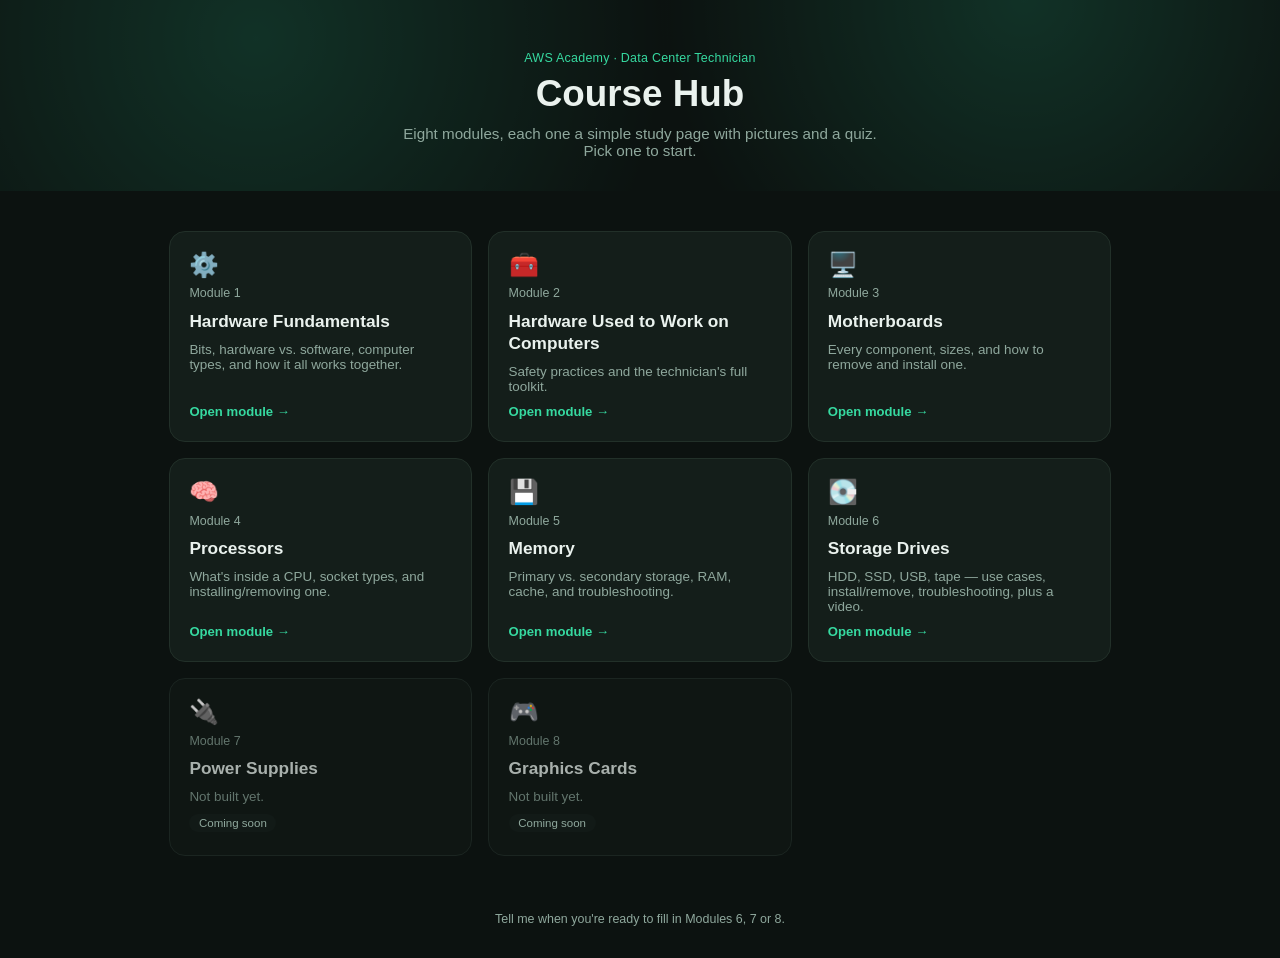
<file: Data Center Technician — Course Hub.html>
<!DOCTYPE html>
<html lang="en">
<head>
<meta charset="UTF-8">
<meta name="viewport" content="width=device-width, initial-scale=1, viewport-fit=cover">
<title>Data Center Technician — Course Hub</title>
<style>
:root{
  --bg:#0c1210; --bg-soft:#121a17; --card:#141e1a; --border:#223029;
  --text:#eaf2ee; --text-soft:#8fa89d; --accent:#36d9a0; --accent-dim:#1d6e52;
  --locked:#0f1613; --locked-border:#1b2521;
  box-sizing:border-box; padding-top:env(safe-area-inset-top,0px); padding-bottom:env(safe-area-inset-bottom,0px);
}
:root[data-theme="light"]{--bg:#f4f8f6;--bg-soft:#eaf1ee;--card:#fff;--border:#dde7e2;--text:#122019;--text-soft:#5c7268;--accent:#0f8a63;--accent-dim:#cdeee1;--locked:#eef3f1;--locked-border:#dde7e2}
*{box-sizing:border-box}
html{scroll-behavior:smooth}
body{margin:0;background:var(--bg);color:var(--text);font-family:-apple-system,BlinkMacSystemFont,"Segoe UI",Roboto,Helvetica,Arial,sans-serif;min-height:100%}
header{padding:3.2rem 1.2rem 2rem;text-align:center;position:relative;overflow:hidden}
header::before{content:"";position:absolute;inset:0;background:
  radial-gradient(circle at 20% 20%, var(--accent-dim) 0%, transparent 40%),
  radial-gradient(circle at 80% 0%, var(--accent-dim) 0%, transparent 35%);
  opacity:.35; pointer-events:none;}
.eyebrow{color:var(--accent);font-size:.78rem;letter-spacing:.02em;position:relative}
h1{margin:.5rem 0 .6rem;font-size:clamp(1.6rem,5vw,2.3rem);position:relative;font-weight:700}
header p{color:var(--text-soft);max-width:480px;margin:0 auto;font-size:.95rem;position:relative}
main{max-width:980px;margin:0 auto;padding:1rem 1.2rem 3.5rem}
.grid{display:grid;grid-template-columns:repeat(auto-fit,minmax(230px,1fr));gap:1rem;margin-top:1.5rem}
a.box, div.box{
  display:flex; flex-direction:column; gap:.6rem; text-decoration:none; color:inherit;
  background:var(--card); border:1px solid var(--border); border-radius:16px; padding:1.3rem 1.2rem 1.4rem;
  position:relative; min-height:150px; transition:transform .15s ease, border-color .15s ease;
}
a.box:hover{transform:translateY(-3px); border-color:var(--accent)}
a.box:focus-visible{outline:2px solid var(--accent); outline-offset:2px}
.num{font-size:.78rem; color:var(--text-soft); font-variant-numeric:tabular-nums}
.box h2{margin:0; font-size:1.08rem; line-height:1.3}
.box p{margin:0; font-size:.84rem; color:var(--text-soft); flex-grow:1}
.go{font-size:.82rem; color:var(--accent); font-weight:600}
.box.locked{background:var(--locked); border-color:var(--locked-border); cursor:default}
.box.locked .num, .box.locked p{color:var(--text-soft); opacity:.65}
.box.locked h2{opacity:.7}
.soon{font-size:.72rem; color:var(--text-soft); background:var(--bg-soft); display:inline-block; padding:.2rem .6rem; border-radius:999px; align-self:flex-start}
.icon{font-size:1.5rem; line-height:1}
footer{text-align:center; color:var(--text-soft); font-size:.78rem; padding-bottom:2rem}
</style>
</head>
<body>

<header>
  <div class="eyebrow">AWS Academy · Data Center Technician</div>
  <h1>Course Hub</h1>
  <p>Eight modules, each one a simple study page with pictures and a quiz. Pick one to start.</p>
</header>

<main>
  <div class="grid">

    <a class="box" href="https://claude.ai/artifact/8Ef5hgME819ew6td3XcpxW">
      <span class="icon">⚙️</span>
      <span class="num">Module 1</span>
      <h2>Hardware Fundamentals</h2>
      <p>Bits, hardware vs. software, computer types, and how it all works together.</p>
      <span class="go">Open module →</span>
    </a>

    <a class="box" href="https://claude.ai/artifact/TqcTuWTeaMKRRKi4sC8aFS">
      <span class="icon">🧰</span>
      <span class="num">Module 2</span>
      <h2>Hardware Used to Work on Computers</h2>
      <p>Safety practices and the technician's full toolkit.</p>
      <span class="go">Open module →</span>
    </a>

    <a class="box" href="https://claude.ai/artifact/7X4jxkDcFSX9YXQeQawjyW">
      <span class="icon">🖥️</span>
      <span class="num">Module 3</span>
      <h2>Motherboards</h2>
      <p>Every component, sizes, and how to remove and install one.</p>
      <span class="go">Open module →</span>
    </a>

    <a class="box" href="https://claude.ai/artifact/7uvdayMMeW7exZwMtqi2vp">
      <span class="icon">🧠</span>
      <span class="num">Module 4</span>
      <h2>Processors</h2>
      <p>What's inside a CPU, socket types, and installing/removing one.</p>
      <span class="go">Open module →</span>
    </a>

    <a class="box" href="https://claude.ai/artifact/PzmTqai2Tb4bEjNNroEbAp">
      <span class="icon">💾</span>
      <span class="num">Module 5</span>
      <h2>Memory</h2>
      <p>Primary vs. secondary storage, RAM, cache, and troubleshooting.</p>
      <span class="go">Open module →</span>
    </a>

    <a class="box" href="https://claude.ai/artifact/RMztfHTkpifugtaCiJfEqJ">
      <span class="icon">💽</span>
      <span class="num">Module 6</span>
      <h2>Storage Drives</h2>
      <p>HDD, SSD, USB, tape — use cases, install/remove, troubleshooting, plus a video.</p>
      <span class="go">Open module →</span>
    </a>

    <div class="box locked">
      <span class="icon">🔌</span>
      <span class="num">Module 7</span>
      <h2>Power Supplies</h2>
      <p>Not built yet.</p>
      <span class="soon">Coming soon</span>
    </div>

    <div class="box locked">
      <span class="icon">🎮</span>
      <span class="num">Module 8</span>
      <h2>Graphics Cards</h2>
      <p>Not built yet.</p>
      <span class="soon">Coming soon</span>
    </div>

  </div>
</main>

<footer>Tell me when you're ready to fill in Modules 6, 7 or 8.</footer>

</body>
</html>
</file>
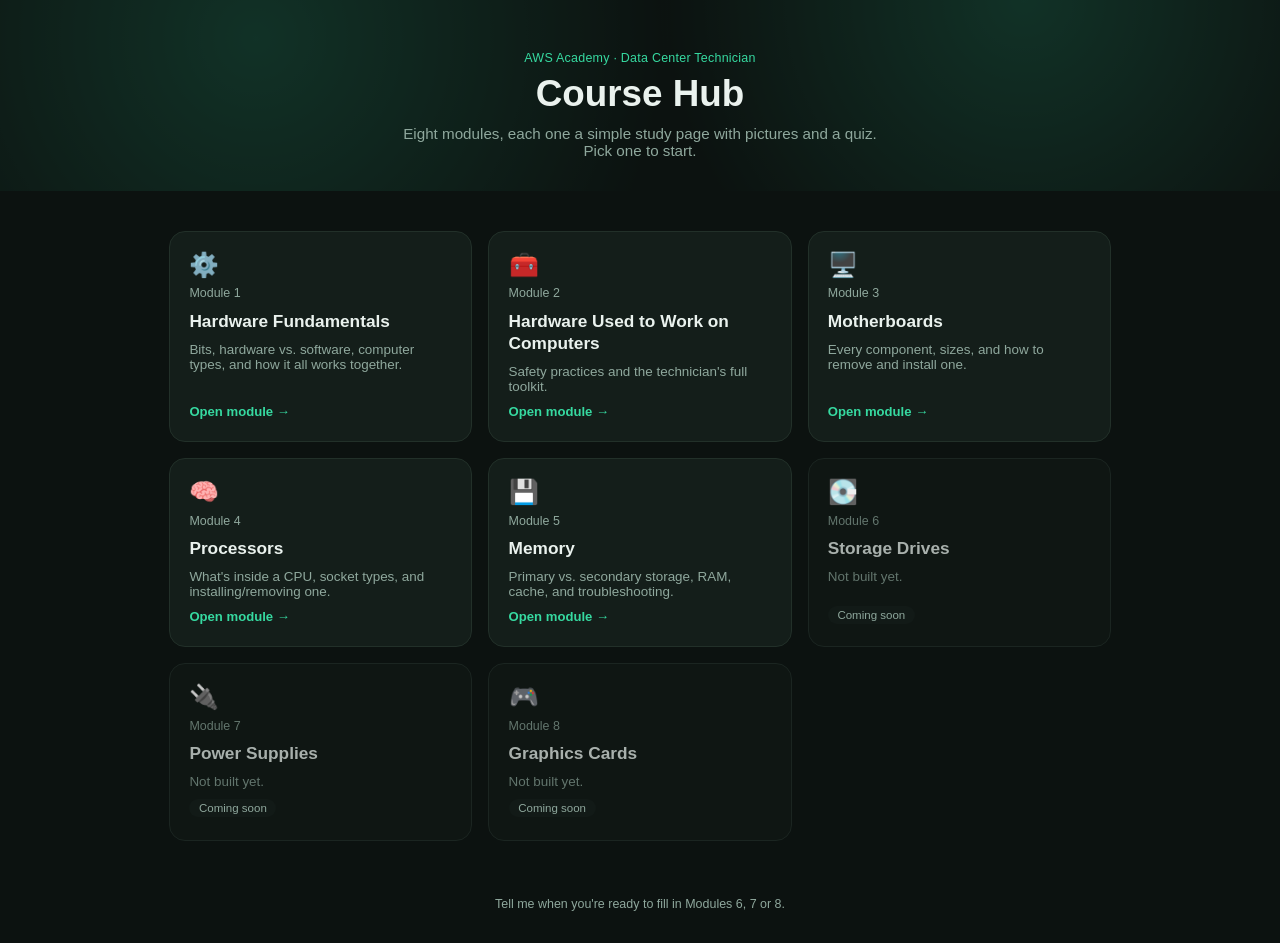
<file: index.html (2).html>
<!DOCTYPE html>
<html lang="en">
<head>
<meta charset="UTF-8">
<meta name="viewport" content="width=device-width, initial-scale=1, viewport-fit=cover">
<title>Data Center Technician — Course Hub</title>
<style>
:root{
  --bg:#0c1210; --bg-soft:#121a17; --card:#141e1a; --border:#223029;
  --text:#eaf2ee; --text-soft:#8fa89d; --accent:#36d9a0; --accent-dim:#1d6e52;
  --locked:#0f1613; --locked-border:#1b2521;
  box-sizing:border-box; padding-top:env(safe-area-inset-top,0px); padding-bottom:env(safe-area-inset-bottom,0px);
}
:root[data-theme="light"]{--bg:#f4f8f6;--bg-soft:#eaf1ee;--card:#fff;--border:#dde7e2;--text:#122019;--text-soft:#5c7268;--accent:#0f8a63;--accent-dim:#cdeee1;--locked:#eef3f1;--locked-border:#dde7e2}
*{box-sizing:border-box}
html{scroll-behavior:smooth}
body{margin:0;background:var(--bg);color:var(--text);font-family:-apple-system,BlinkMacSystemFont,"Segoe UI",Roboto,Helvetica,Arial,sans-serif;min-height:100%}
header{padding:3.2rem 1.2rem 2rem;text-align:center;position:relative;overflow:hidden}
header::before{content:"";position:absolute;inset:0;background:
  radial-gradient(circle at 20% 20%, var(--accent-dim) 0%, transparent 40%),
  radial-gradient(circle at 80% 0%, var(--accent-dim) 0%, transparent 35%);
  opacity:.35; pointer-events:none;}
.eyebrow{color:var(--accent);font-size:.78rem;letter-spacing:.02em;position:relative}
h1{margin:.5rem 0 .6rem;font-size:clamp(1.6rem,5vw,2.3rem);position:relative;font-weight:700}
header p{color:var(--text-soft);max-width:480px;margin:0 auto;font-size:.95rem;position:relative}
main{max-width:980px;margin:0 auto;padding:1rem 1.2rem 3.5rem}
.grid{display:grid;grid-template-columns:repeat(auto-fit,minmax(230px,1fr));gap:1rem;margin-top:1.5rem}
a.box, div.box{
  display:flex; flex-direction:column; gap:.6rem; text-decoration:none; color:inherit;
  background:var(--card); border:1px solid var(--border); border-radius:16px; padding:1.3rem 1.2rem 1.4rem;
  position:relative; min-height:150px; transition:transform .15s ease, border-color .15s ease;
}
a.box:hover{transform:translateY(-3px); border-color:var(--accent)}
a.box:focus-visible{outline:2px solid var(--accent); outline-offset:2px}
.num{font-size:.78rem; color:var(--text-soft); font-variant-numeric:tabular-nums}
.box h2{margin:0; font-size:1.08rem; line-height:1.3}
.box p{margin:0; font-size:.84rem; color:var(--text-soft); flex-grow:1}
.go{font-size:.82rem; color:var(--accent); font-weight:600}
.box.locked{background:var(--locked); border-color:var(--locked-border); cursor:default}
.box.locked .num, .box.locked p{color:var(--text-soft); opacity:.65}
.box.locked h2{opacity:.7}
.soon{font-size:.72rem; color:var(--text-soft); background:var(--bg-soft); display:inline-block; padding:.2rem .6rem; border-radius:999px; align-self:flex-start}
.icon{font-size:1.5rem; line-height:1}
footer{text-align:center; color:var(--text-soft); font-size:.78rem; padding-bottom:2rem}
</style>
</head>
<body>

<header>
  <div class="eyebrow">AWS Academy · Data Center Technician</div>
  <h1>Course Hub</h1>
  <p>Eight modules, each one a simple study page with pictures and a quiz. Pick one to start.</p>
</header>

<main>
  <div class="grid">

    <a class="box" href="https://claude.ai/artifact/8Ef5hgME819ew6td3XcpxW">
      <span class="icon">⚙️</span>
      <span class="num">Module 1</span>
      <h2>Hardware Fundamentals</h2>
      <p>Bits, hardware vs. software, computer types, and how it all works together.</p>
      <span class="go">Open module →</span>
    </a>

    <a class="box" href="https://claude.ai/artifact/TqcTuWTeaMKRRKi4sC8aFS">
      <span class="icon">🧰</span>
      <span class="num">Module 2</span>
      <h2>Hardware Used to Work on Computers</h2>
      <p>Safety practices and the technician's full toolkit.</p>
      <span class="go">Open module →</span>
    </a>

    <a class="box" href="https://claude.ai/artifact/7X4jxkDcFSX9YXQeQawjyW">
      <span class="icon">🖥️</span>
      <span class="num">Module 3</span>
      <h2>Motherboards</h2>
      <p>Every component, sizes, and how to remove and install one.</p>
      <span class="go">Open module →</span>
    </a>

    <a class="box" href="https://claude.ai/artifact/7uvdayMMeW7exZwMtqi2vp">
      <span class="icon">🧠</span>
      <span class="num">Module 4</span>
      <h2>Processors</h2>
      <p>What's inside a CPU, socket types, and installing/removing one.</p>
      <span class="go">Open module →</span>
    </a>

    <a class="box" href="https://claude.ai/artifact/PzmTqai2Tb4bEjNNroEbAp">
      <span class="icon">💾</span>
      <span class="num">Module 5</span>
      <h2>Memory</h2>
      <p>Primary vs. secondary storage, RAM, cache, and troubleshooting.</p>
      <span class="go">Open module →</span>
    </a>

    <div class="box locked">
      <span class="icon">💽</span>
      <span class="num">Module 6</span>
      <h2>Storage Drives</h2>
      <p>Not built yet.</p>
      <span class="soon">Coming soon</span>
    </div>

    <div class="box locked">
      <span class="icon">🔌</span>
      <span class="num">Module 7</span>
      <h2>Power Supplies</h2>
      <p>Not built yet.</p>
      <span class="soon">Coming soon</span>
    </div>

    <div class="box locked">
      <span class="icon">🎮</span>
      <span class="num">Module 8</span>
      <h2>Graphics Cards</h2>
      <p>Not built yet.</p>
      <span class="soon">Coming soon</span>
    </div>

  </div>
</main>

<footer>Tell me when you're ready to fill in Modules 6, 7 or 8.</footer>

</body>
</html>
</file>
